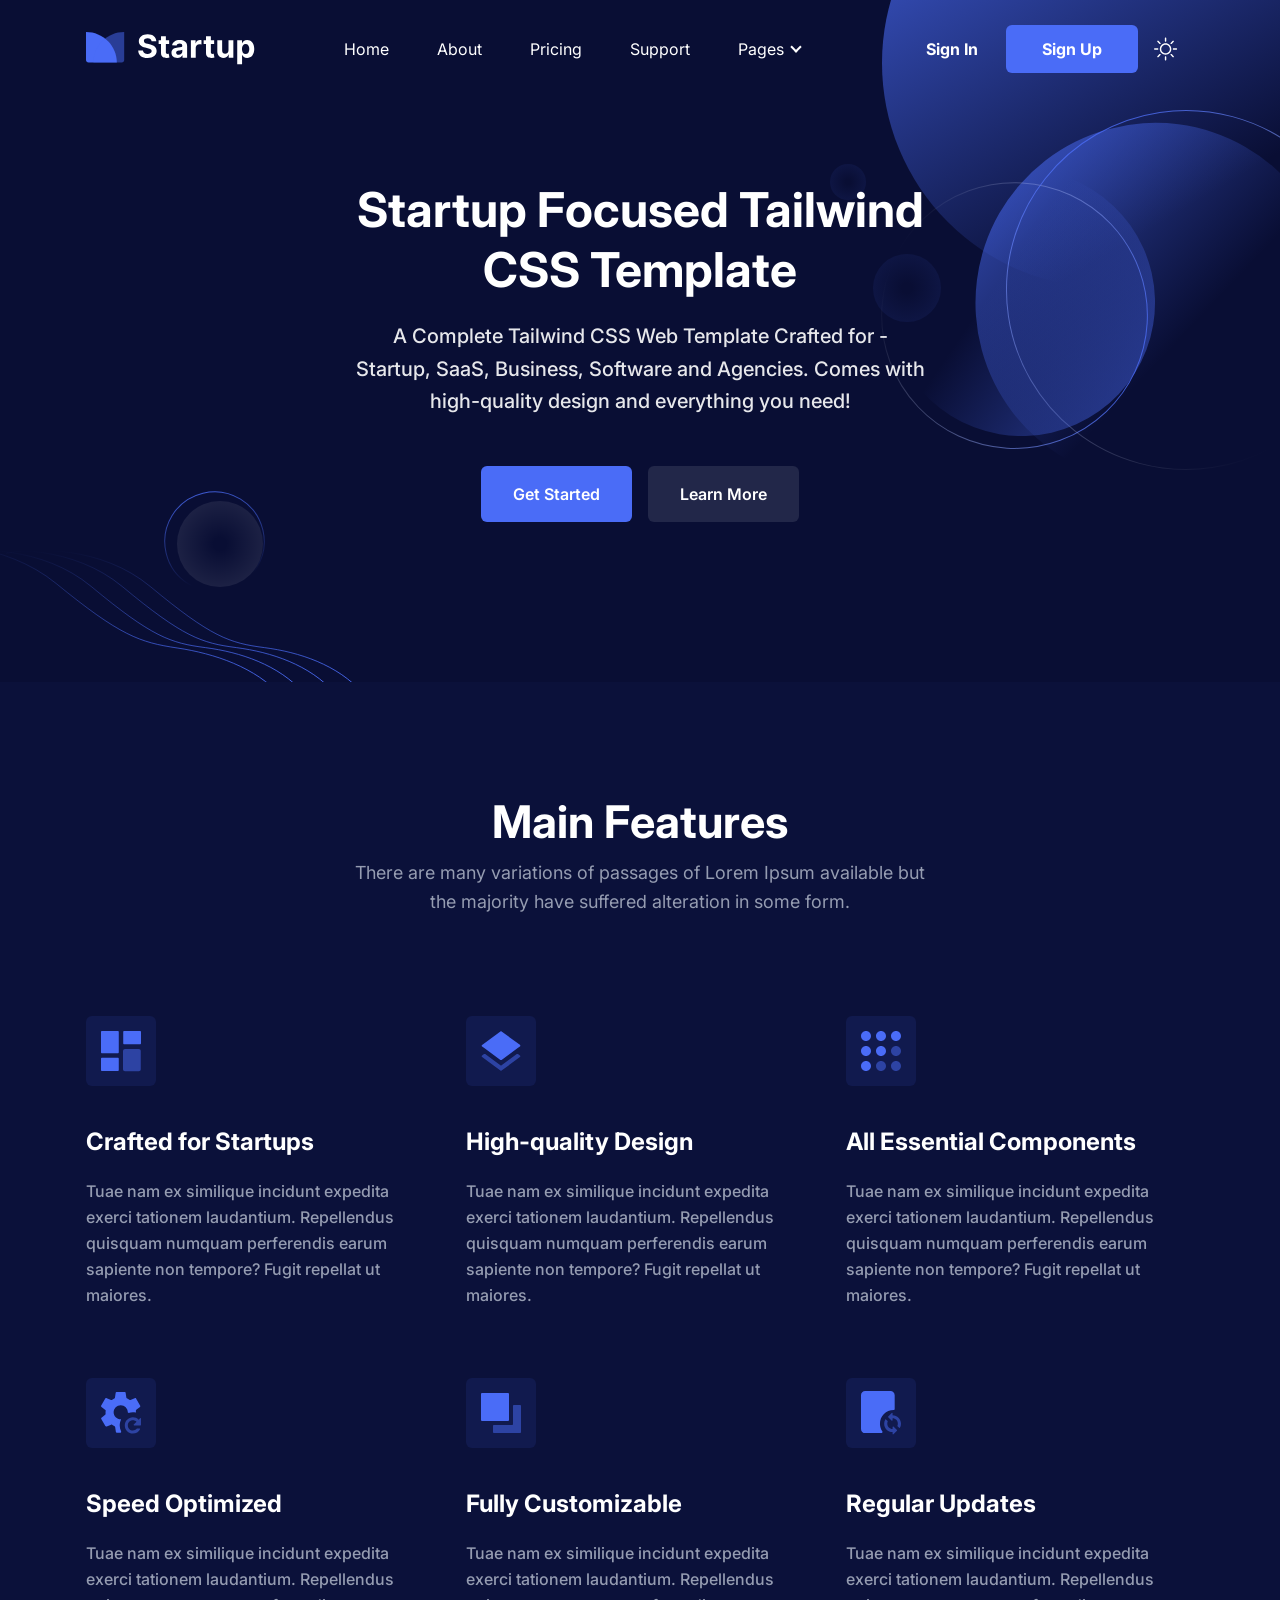
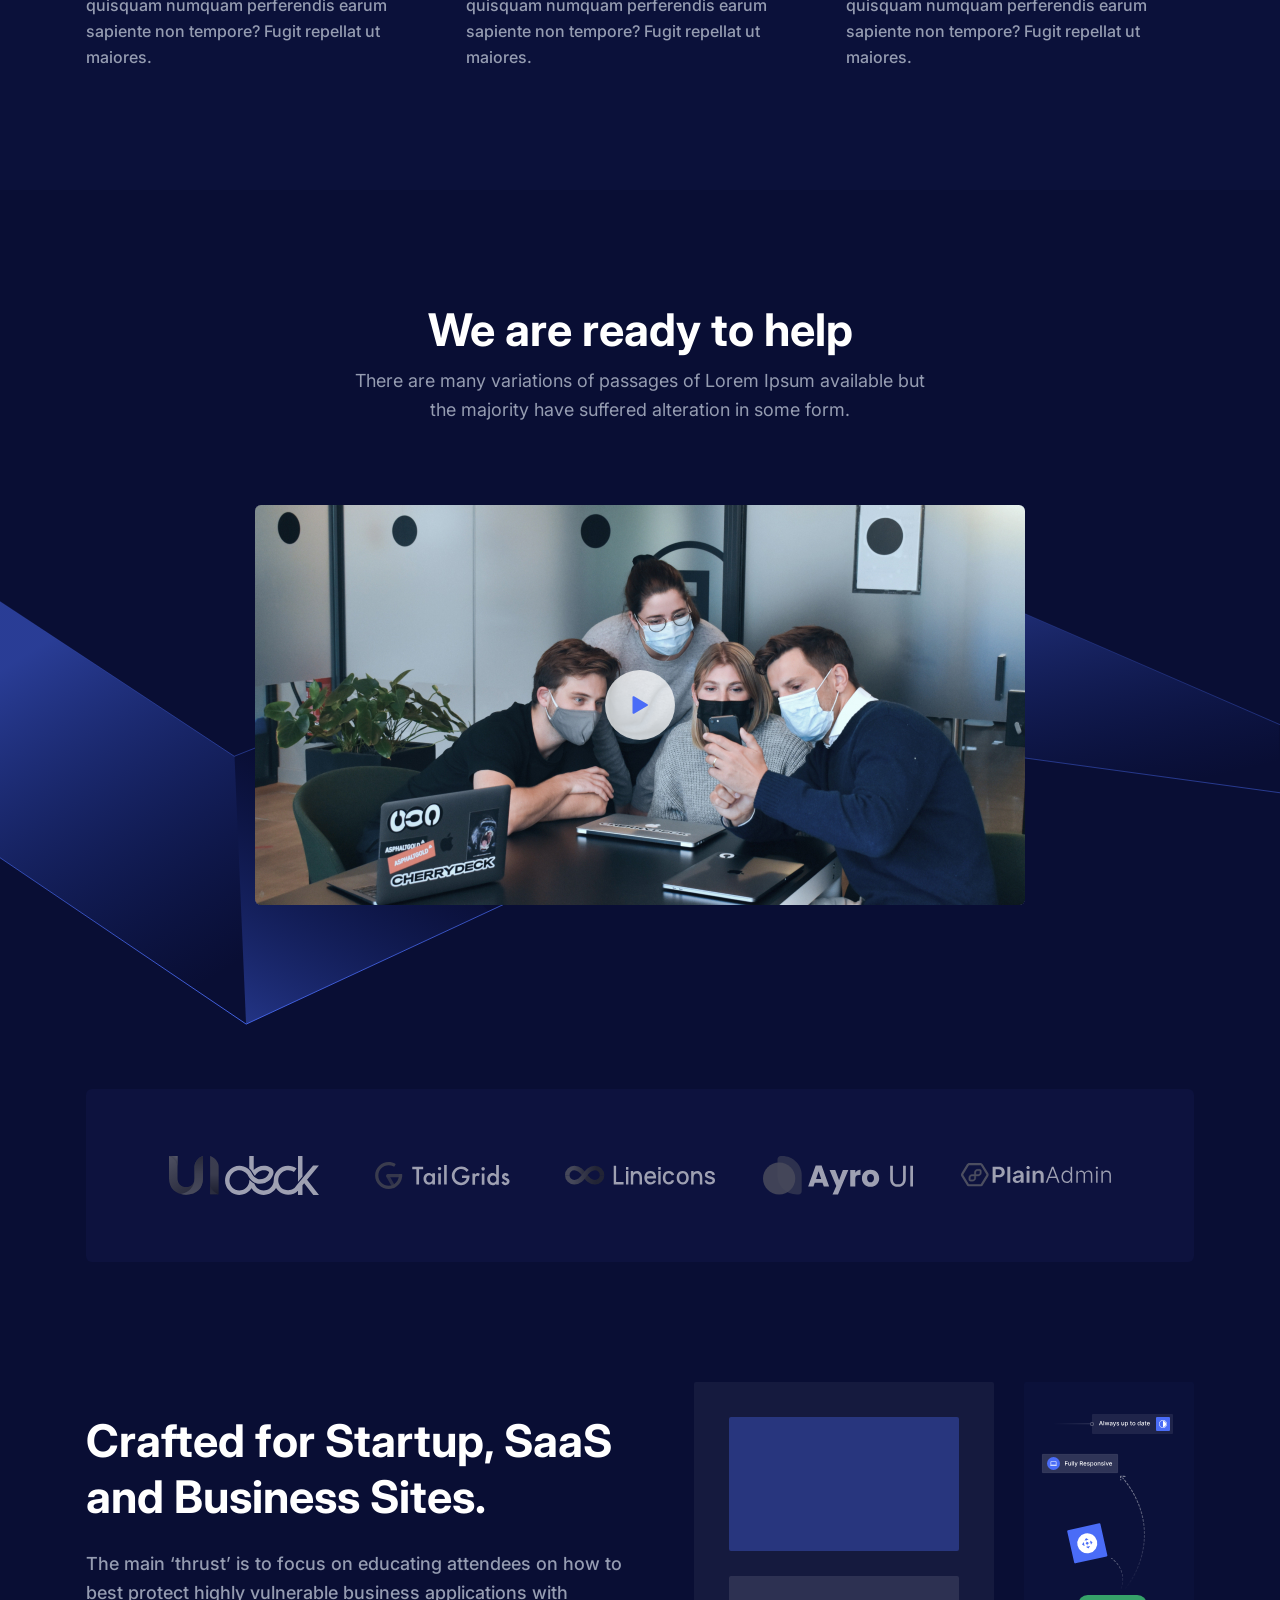
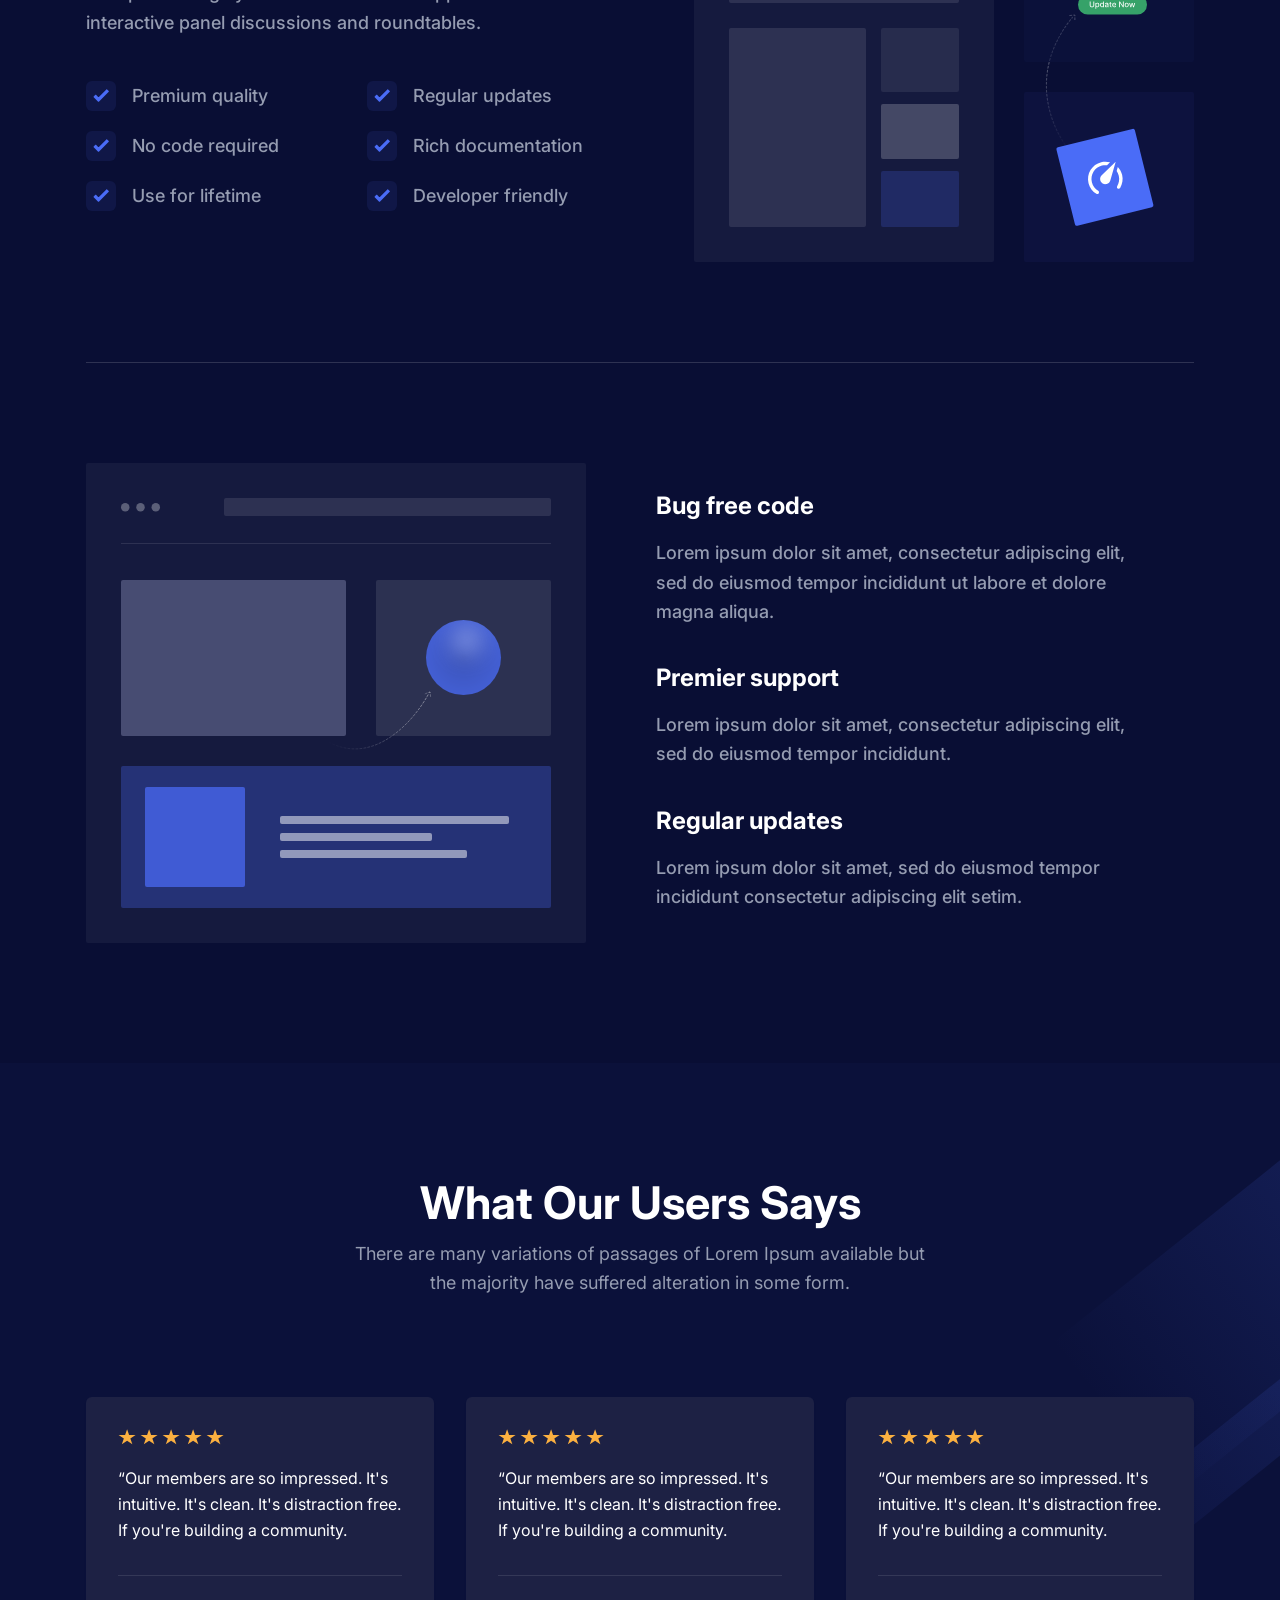
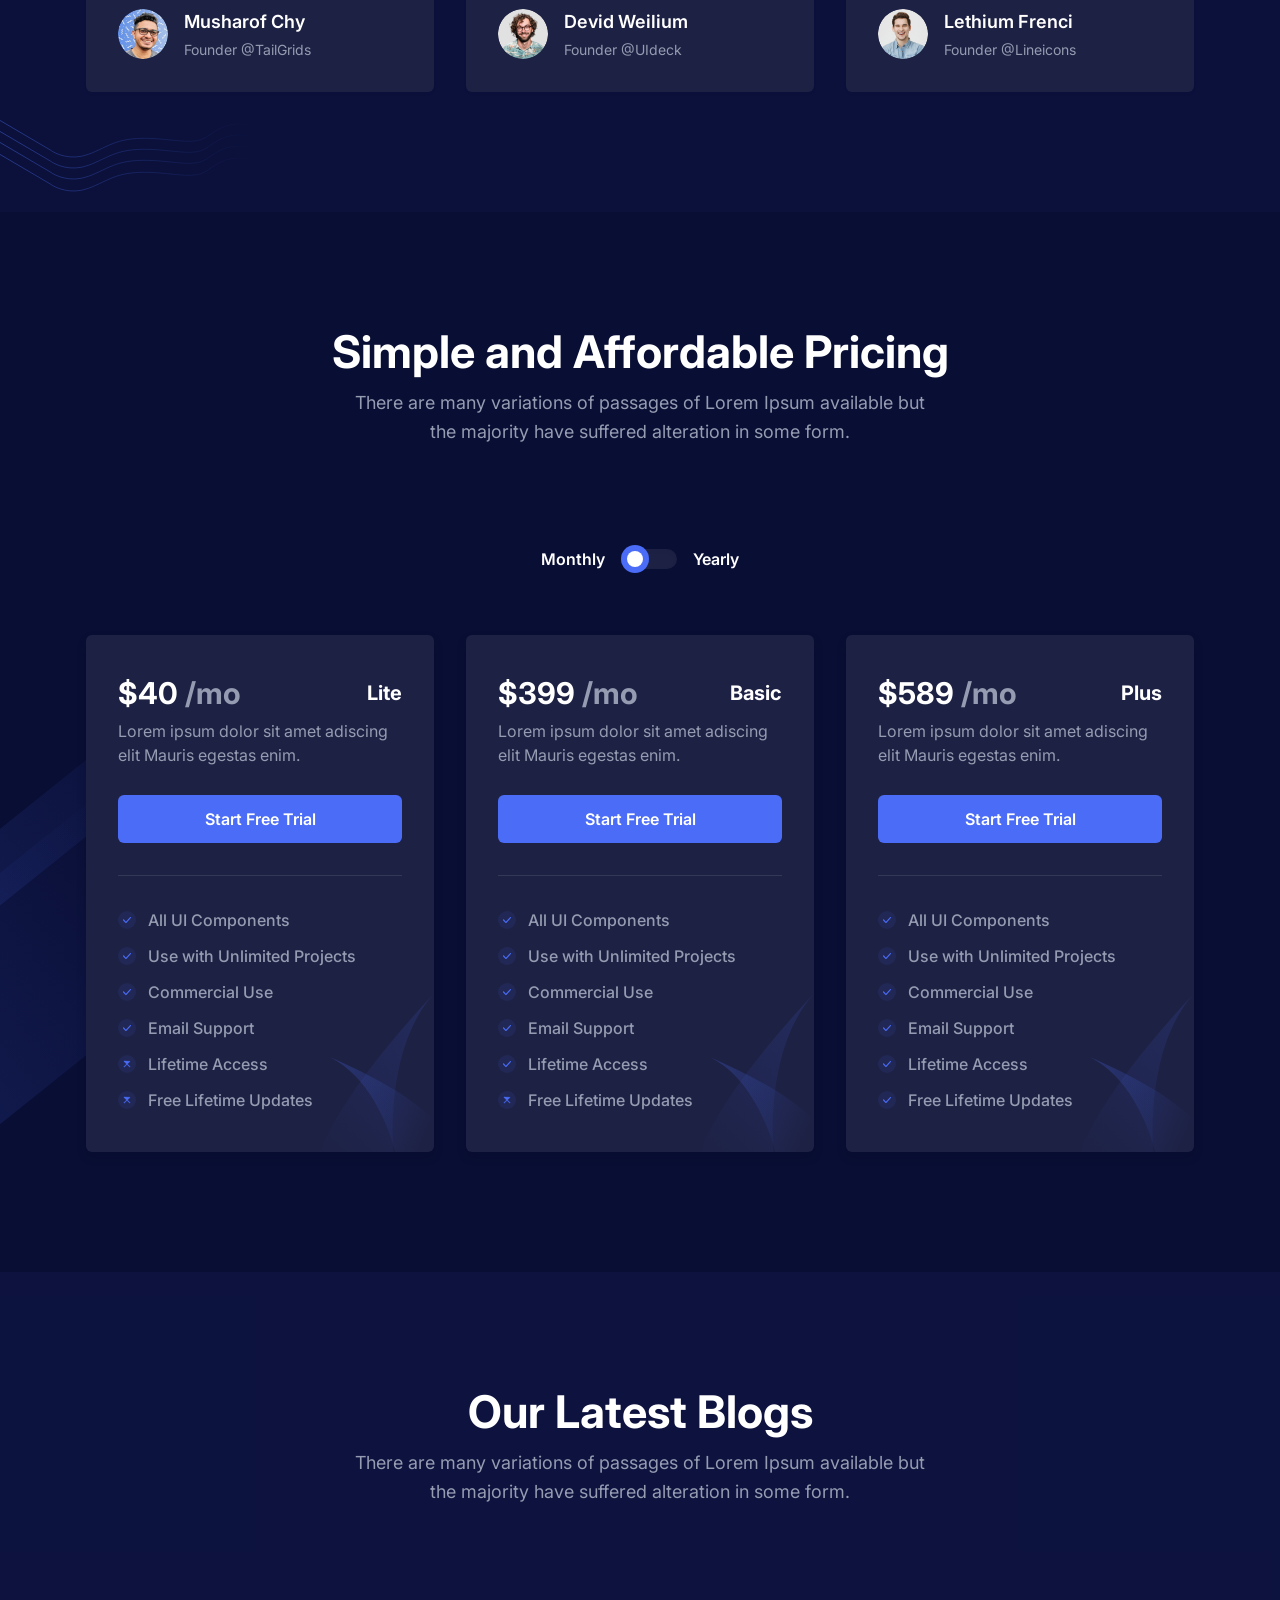
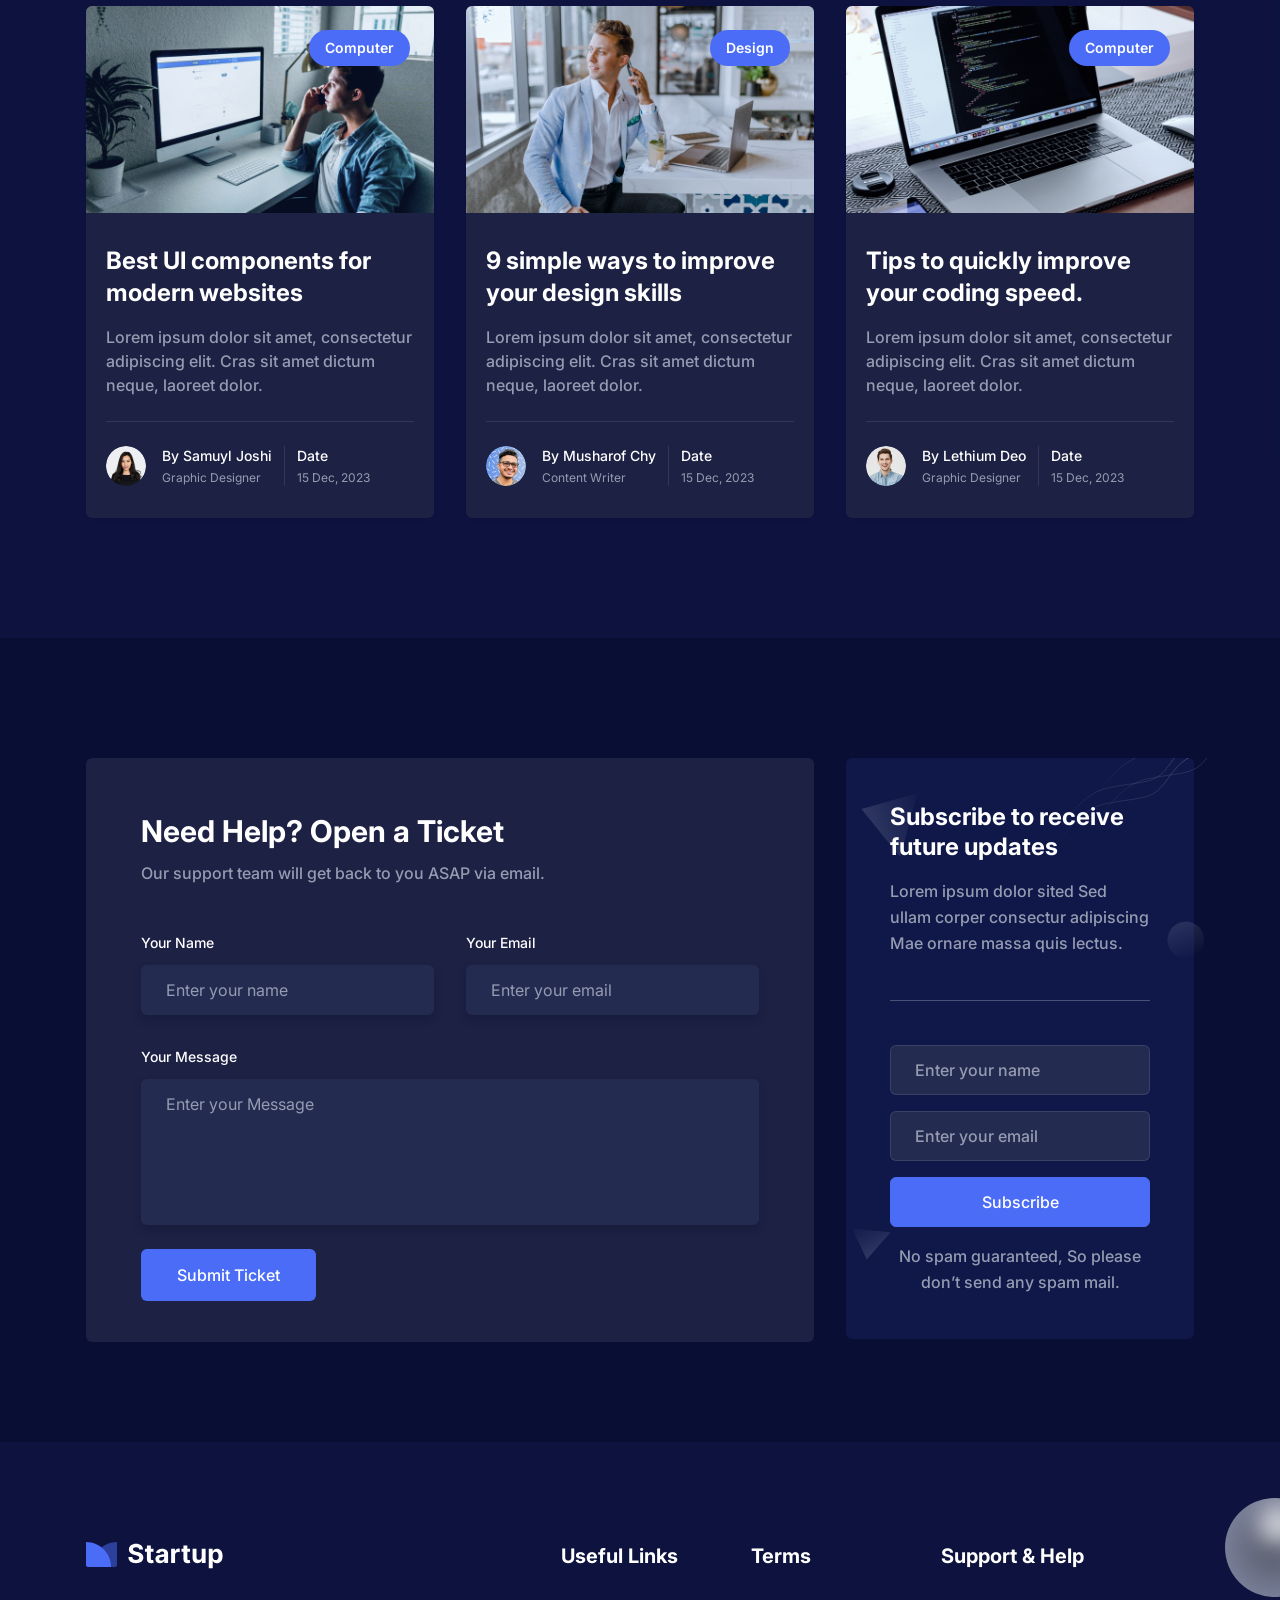
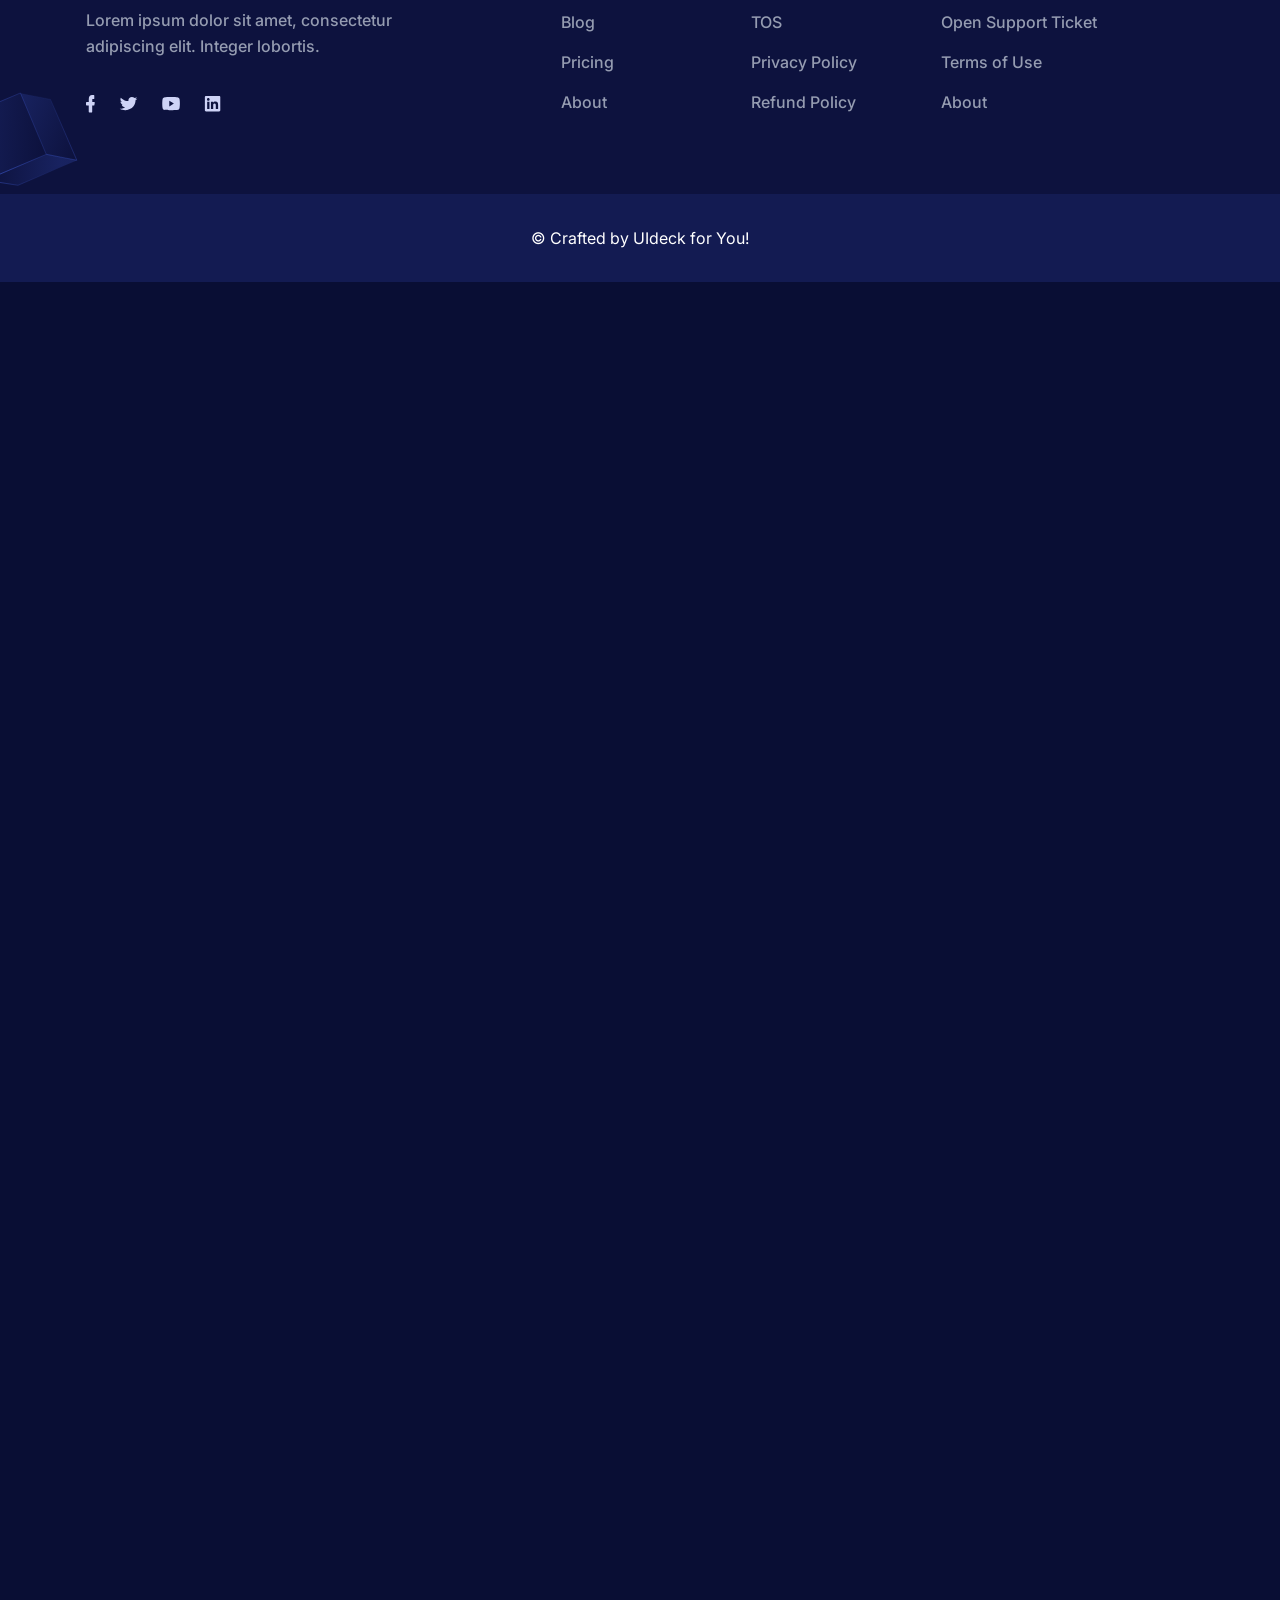
<file: index.html>
<html xmlns="http://www.w3.org/1999/xhtml" lang="en">

<head>
	<meta http-equiv="Content-Type" content="text/html; charset=utf-8" />
	<meta name="description" content="HTTrack is an easy-to-use website mirror utility. It allows you to download a World Wide website from the Internet to a local directory,building recursively all structures, getting html, images, and other files from the server to your computer. Links are rebuiltrelatively so that you can freely browse to the local site (works with any browser). You can mirror several sites together so that you can jump from one toanother. You can, also, update an existing mirror site, or resume an interrupted download. The robot is fully configurable, with an integrated help" />
	<meta name="keywords" content="httrack, HTTRACK, HTTrack, winhttrack, WINHTTRACK, WinHTTrack, offline browser, web mirror utility, aspirateur web, surf offline, web capture, www mirror utility, browse offline, local  site builder, website mirroring, aspirateur www, internet grabber, capture de site web, internet tool, hors connexion, unix, dos, windows 95, windows 98, solaris, ibm580, AIX 4.0, HTS, HTGet, web aspirator, web aspirateur, libre, GPL, GNU, free software" />
	<title>Local index - HTTrack Website Copier</title>
  <!-- Mirror and index made by HTTrack Website Copier/3.49-2 [XR&CO'2014] -->
	<style type="text/css">
	<!--

body {
	margin: 0;  padding: 0;  margin-bottom: 15px;  margin-top: 8px;
	background: #77b;
}
body, td {
	font: 14px "Trebuchet MS", Verdana, Arial, Helvetica, sans-serif;
	}

#subTitle {
	background: #000;  color: #fff;  padding: 4px;  font-weight: bold; 
	}

#siteNavigation a, #siteNavigation .current {
	font-weight: bold;  color: #448;
	}
#siteNavigation a:link    { text-decoration: none; }
#siteNavigation a:visited { text-decoration: none; }

#siteNavigation .current { background-color: #ccd; }

#siteNavigation a:hover   { text-decoration: none;  background-color: #fff;  color: #000; }
#siteNavigation a:active  { text-decoration: none;  background-color: #ccc; }


a:link    { text-decoration: underline;  color: #00f; }
a:visited { text-decoration: underline;  color: #000; }
a:hover   { text-decoration: underline;  color: #c00; }
a:active  { text-decoration: underline; }

#pageContent {
	clear: both;
	border-bottom: 6px solid #000;
	padding: 10px;  padding-top: 20px;
	line-height: 1.65em;
	background-image: url(backblue.gif);
	background-repeat: no-repeat;
	background-position: top right;
	}

#pageContent, #siteNavigation {
	background-color: #ccd;
	}


.imgLeft  { float: left;   margin-right: 10px;  margin-bottom: 10px; }
.imgRight { float: right;  margin-left: 10px;   margin-bottom: 10px; }

hr { height: 1px;  color: #000;  background-color: #000;  margin-bottom: 15px; }

h1 { margin: 0;  font-weight: bold;  font-size: 2em; }
h2 { margin: 0;  font-weight: bold;  font-size: 1.6em; }
h3 { margin: 0;  font-weight: bold;  font-size: 1.3em; }
h4 { margin: 0;  font-weight: bold;  font-size: 1.18em; }

.blak { background-color: #000; }
.hide { display: none; }
.tableWidth { min-width: 400px; }

.tblRegular       { border-collapse: collapse; }
.tblRegular td    { padding: 6px;  background-image: url(fade.gif);  border: 2px solid #99c; }
.tblHeaderColor, .tblHeaderColor td { background: #99c; }
.tblNoBorder td   { border: 0; }


// -->
</style>

</head>

<table width="76%" border="0" align="center" cellspacing="0" cellpadding="3" class="tableWidth">
	<tr>
	<td id="subTitle">HTTrack Website Copier - Open Source offline browser</td>
	</tr>
</table>
<table width="76%" border="0" align="center" cellspacing="0" cellpadding="0" class="tableWidth">
<tr class="blak">
<td>
	<table width="100%" border="0" align="center" cellspacing="1" cellpadding="0">
	<tr>
	<td colspan="6"> 
		<table width="100%" border="0" align="center" cellspacing="0" cellpadding="10">
		<tr> 
		<td id="pageContent"> 
<!-- ==================== End prologue ==================== -->

	<meta name="generator" content="HTTrack Website Copier/3.x">
	<TITLE>Local index - HTTrack</TITLE>
</HEAD>
<BODY>
<H1 ALIGN=Center>Index of locally available sites:</H1>
	<TABLE BORDER="0" WIDTH="100%" CELLSPACING="1" CELLPADDING="0">
		<TR>
			<TD BACKGROUND="fade.gif">
				&middot;
					<A HREF="startup-tailwind.preview.uideck.com/index.html">
						Startup Tailwind CSS Template
					</A>		
			</TD>
		</TR>
	</TABLE>
	<BR>
	<BR>
	<BR>
  	<H6 ALIGN="RIGHT">
	<I>Mirror and index made by HTTrack Website Copier [XR&amp;CO'2008]</I>
	</H6>
	<!-- Mirror and index made by HTTrack Website Copier/3.49-2 [XR&CO'2014] -->
	<!-- Thanks for using HTTrack Website Copier! -->
	<meta HTTP-EQUIV="Refresh" CONTENT="0; URL=startup-tailwind.preview.uideck.com/index.html">


<!-- ==================== Start epilogue ==================== -->
		</td>
		</tr>
		</table>
	</td>
	</tr>
	</table>
</td>
</tr>
</table>

<table width="76%" border="0" align="center" valign="bottom" cellspacing="0" cellpadding="0">
	<tr>
	<td id="footer"><small>&copy; 2008 Xavier Roche & other contributors - Web Design: Leto Kauler.</small></td>
	</tr>
</table>

</body>

</html>
</file>
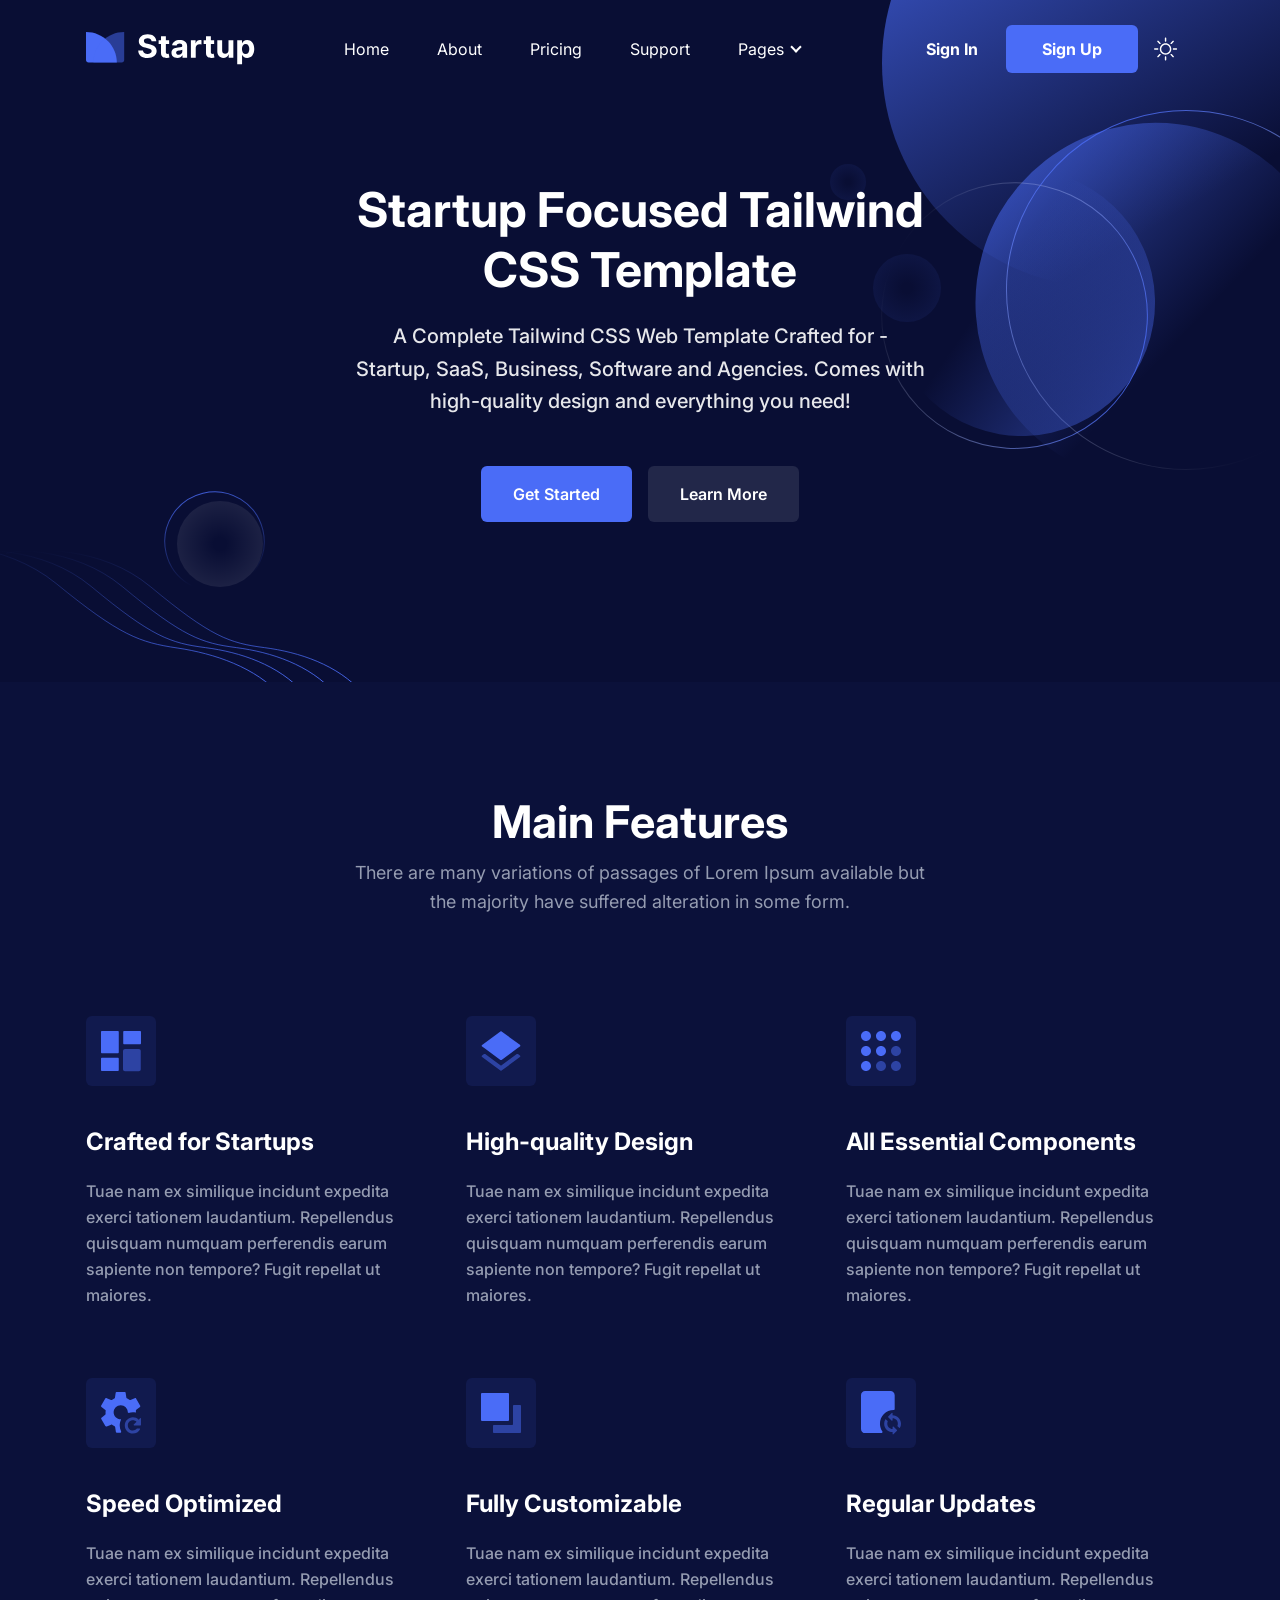
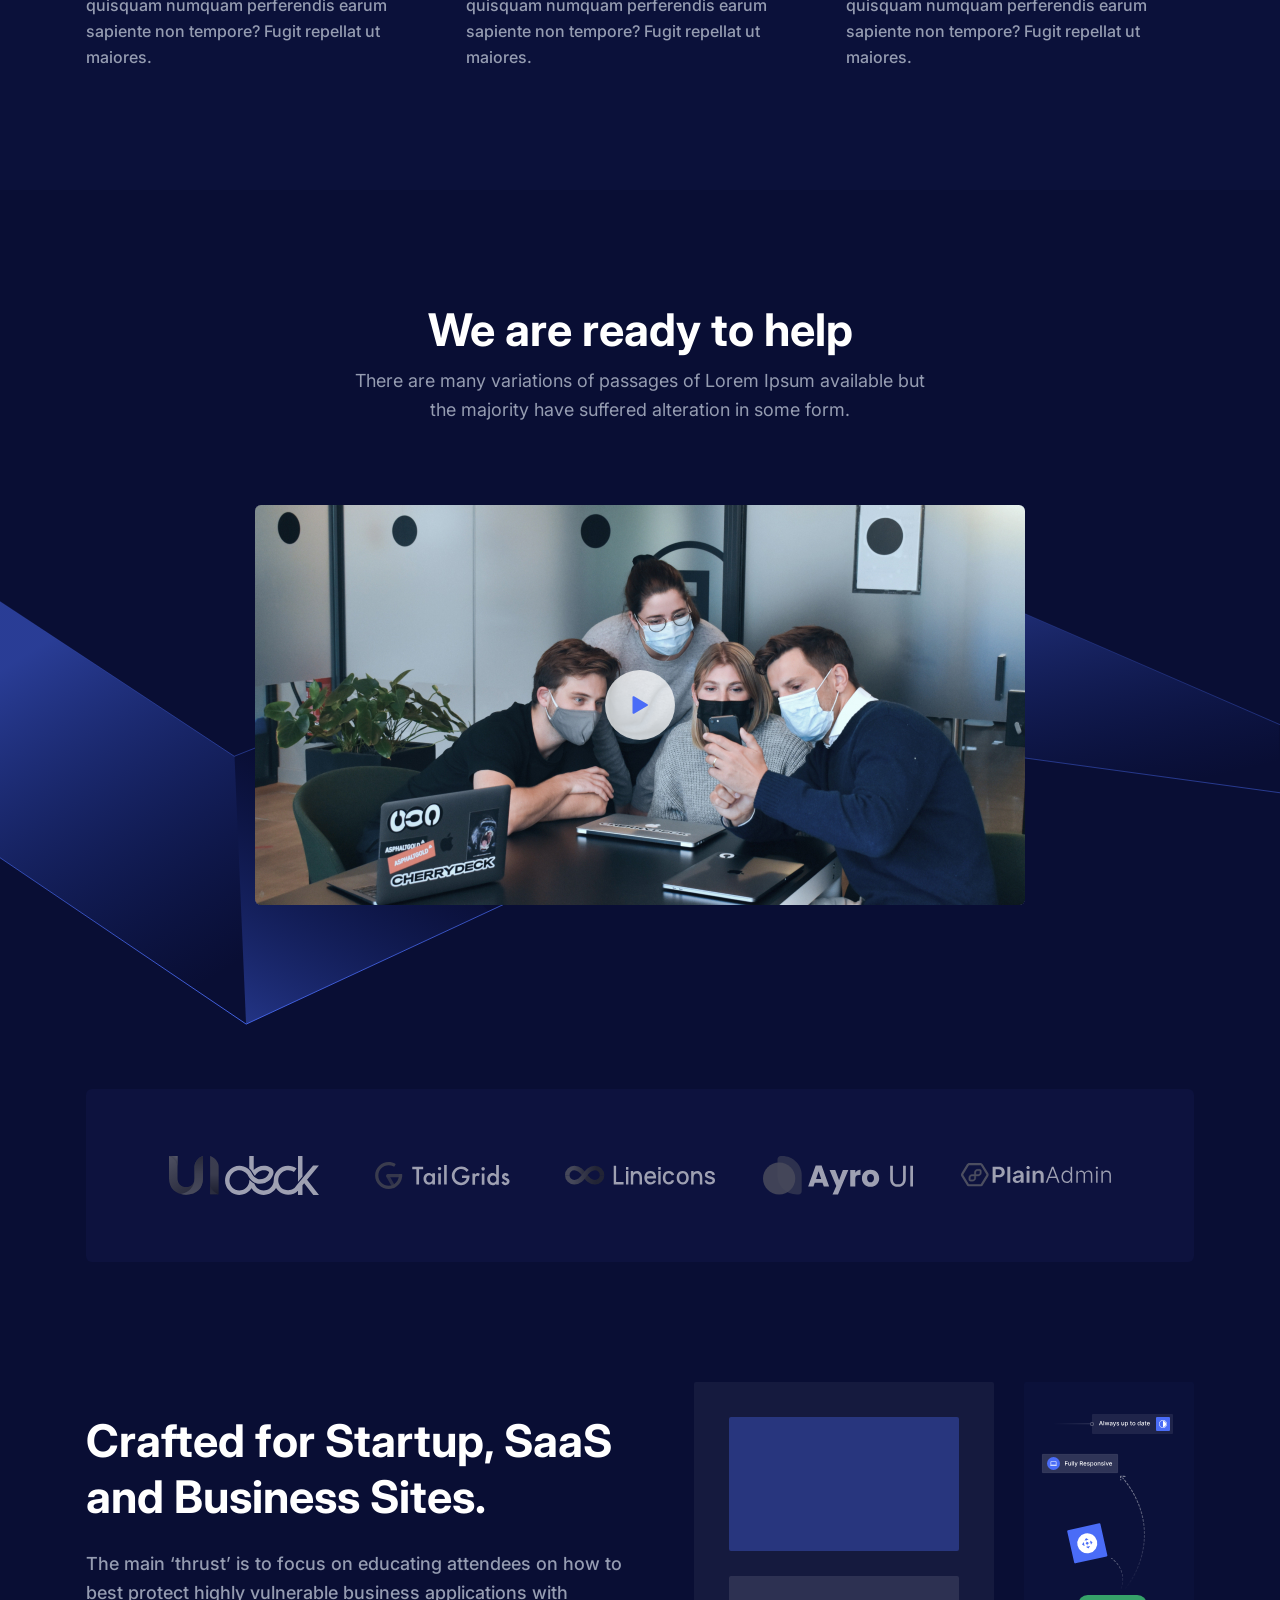
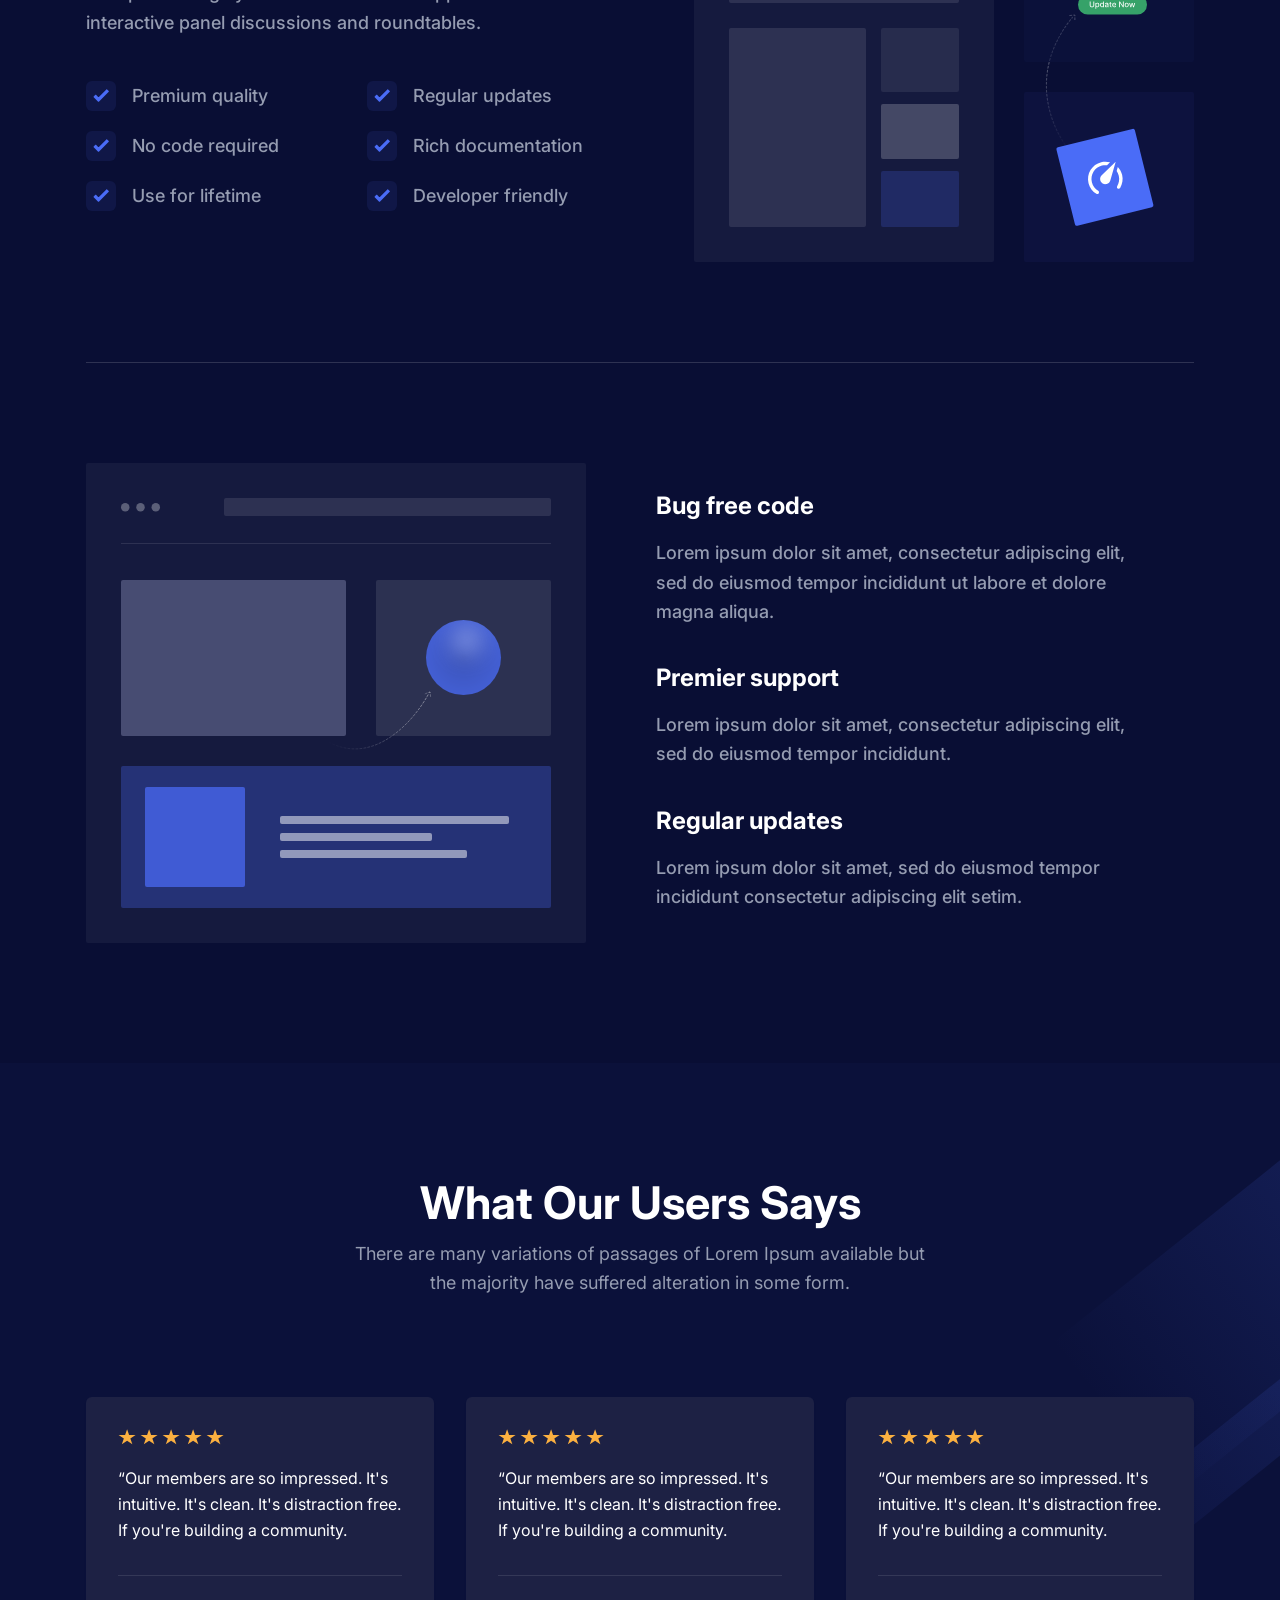
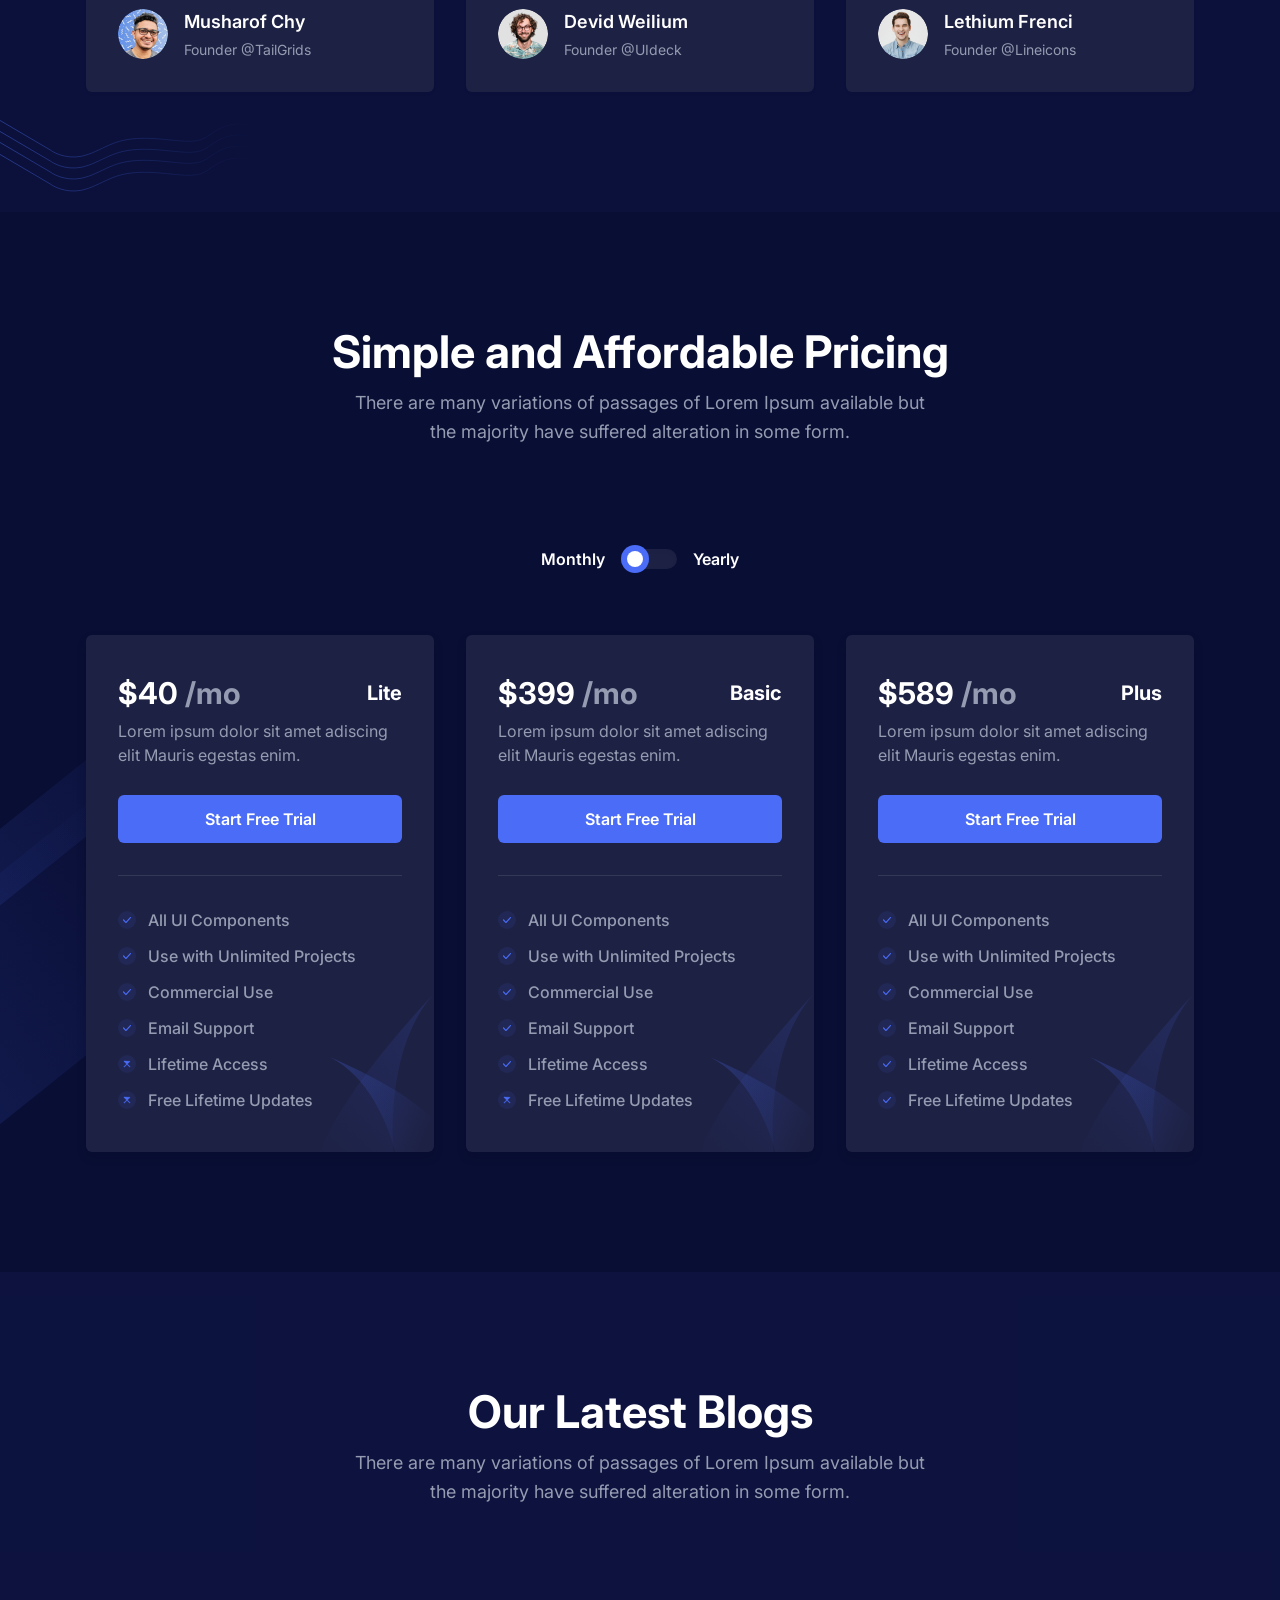
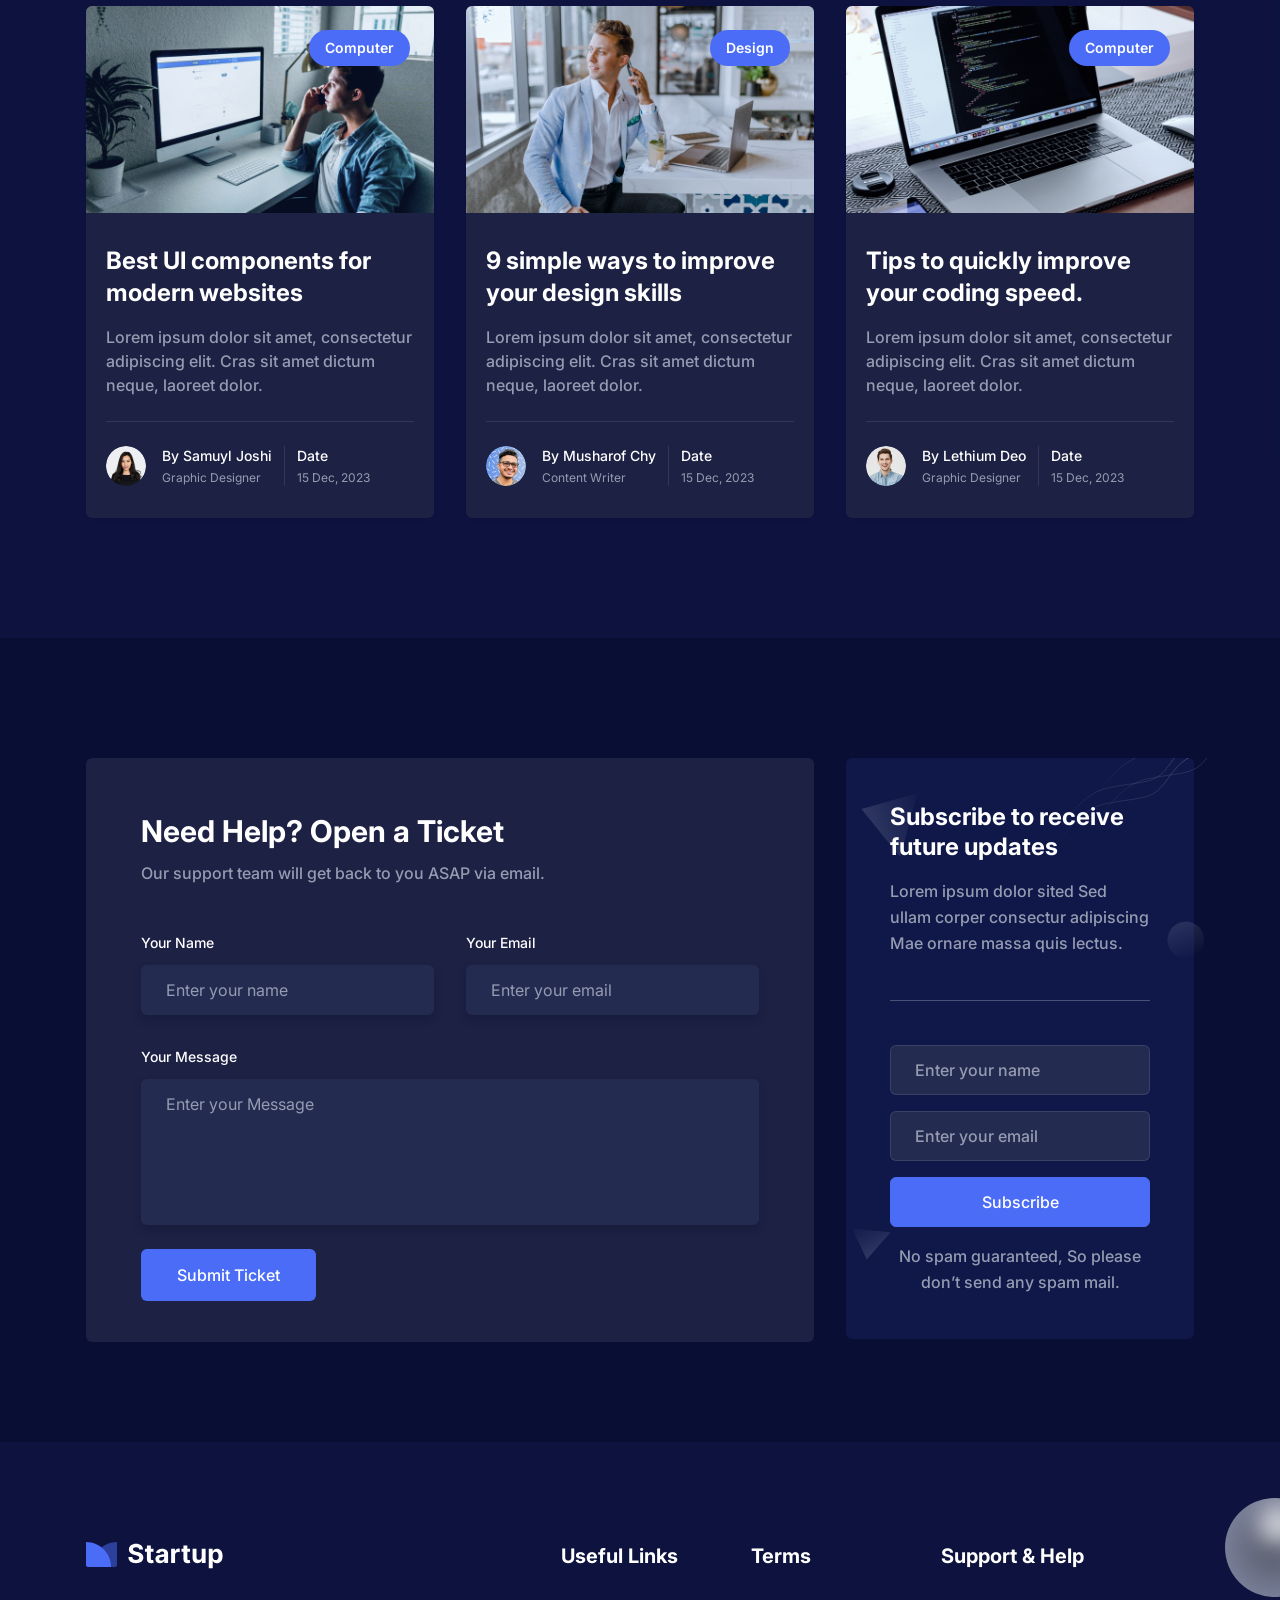
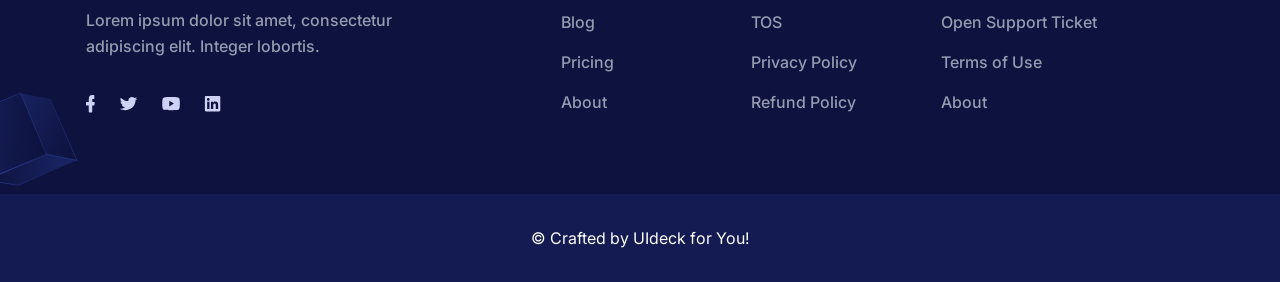
<file: startup-tailwind.preview.uideck.com/index.html>
<!DOCTYPE html>
<html lang="en" class="dark">


<!-- Mirrored from startup-tailwind.preview.uideck.com/ by HTTrack Website Copier/3.x [XR&CO'2014], Tue, 02 Jun 2026 09:11:12 GMT -->
<!-- Added by HTTrack --><meta http-equiv="content-type" content="text/html;charset=utf-8" /><!-- /Added by HTTrack -->
<head>
  <meta charset="UTF-8" />
  <meta http-equiv="X-UA-Compatible" content="IE=edge" />
  <meta name="viewport" content="width=device-width, initial-scale=1.0" />
  <title>Startup Tailwind CSS Template</title>
  <meta name="title" content="Startup Tailwind | Startup Web Template for Tailwind CSS" />
  <meta name="description"
    content="Startup Tailwind is a complete Tailwind CSS template crafted specially for SaaS, Software Mobile App and Web App Sites. Comes with all essential components and pages you need to kickstart your SaaS websites." />

  <!-- Open Graph / Facebook -->
  <meta property="og:type" content="website" />
  <meta property="og:url" content="index.html" />
  <meta property="og:title" content="Startup Tailwind | SaaS Web Template for Tailwind CSS" />
  <meta property="og:description"
    content="Startup Tailwind is a complete Tailwind CSS template crafted specially for SaaS, Software Mobile App and Web App Sites. Comes with all essential components and pages you need to kickstart your SaaS websites." />
  <meta property="og:image" content="#" />

  <!-- Twitter -->
  <meta property="twitter:card" content="summary_large_image" />
  <meta property="twitter:url" content="https://saas-tailwind.preview.uideck.com/" />
  <meta property="twitter:title" content="Startup Tailwind | SaaS Web Template for Tailwind CSS" />
  <meta property="twitter:description"
    content="Startup Tailwind is a complete Tailwind CSS template crafted specially for SaaS, Software Mobile App and Web App Sites. Comes with all essential components and pages you need to kickstart your SaaS websites." />
  <meta property="twitter:image" content="#" />
<link rel="icon" href="favicon.ico"><link href="style.css" rel="stylesheet"></head>

<body class="dark:bg-black">
  <!-- ====== Navbar Section Start -->
  <header class="header bg-transparent absolute top-0 left-0 z-40 w-full flex items-center">
    <div class="container">
      <div class="flex mx-[-16px] items-center justify-between relative">
        <div class="px-4 w-60 max-w-full">
          <a href="index.html" class="w-full block py-8 header-logo">
            <img src="images/logo-2.svg" alt="logo" class="w-full dark:hidden" />
            <img src="images/logo.svg" alt="logo" class="w-full hidden dark:block" />
          </a>
        </div>
        <div class="flex px-4 justify-between items-center w-full">
          <div>
            <button id="navbarToggler" aria-label="Mobile Menu"
              class="block absolute right-4 top-1/2 translate-y-[-50%] lg:hidden focus:ring-2 ring-primary px-3 py-[6px] rounded-lg">
              <span class="relative w-[30px] h-[2px] my-[6px] block bg-dark dark:bg-white"></span>
              <span class="relative w-[30px] h-[2px] my-[6px] block bg-dark dark:bg-white"></span>
              <span class="relative w-[30px] h-[2px] my-[6px] block bg-dark dark:bg-white"></span>
            </button>
            <nav id="navbarCollapse"
              class="absolute py-5 lg:py-0 lg:px-4 xl:px-6 bg-white dark:bg-dark lg:dark:bg-transparent lg:bg-transparent shadow-lg rounded-lg max-w-[250px] w-full lg:max-w-full lg:w-full right-4 top-full hidden lg:block lg:static lg:shadow-none">
              <ul class="block lg:flex">
                <li class="relative group">
                  <a href="#home"
                    class="menu-scroll text-base text-dark dark:text-white group-hover:opacity-70 py-2 lg:py-6 lg:inline-flex lg:px-0 flex mx-8 lg:mr-0">
                    Home
                  </a>
                </li>
                <li class="relative group">
                  <a href="#about"
                    class="menu-scroll text-base text-dark dark:text-white group-hover:opacity-70 py-2 lg:py-6 lg:inline-flex lg:px-0 flex mx-8 lg:mr-0 lg:ml-8 xl:ml-12">
                    About
                  </a>
                </li>
                <li class="relative group">
                  <a href="#pricing"
                    class="menu-scroll text-base text-dark dark:text-white group-hover:opacity-70 py-2 lg:py-6 lg:inline-flex lg:px-0 flex mx-8 lg:mr-0 lg:ml-8 xl:ml-12">
                    Pricing
                  </a>
                </li>
                <li class="relative group">
                  <a href="#contact"
                    class="menu-scroll text-base text-dark dark:text-white group-hover:opacity-70 py-2 lg:py-6 lg:inline-flex lg:px-0 flex mx-8 lg:mr-0 lg:ml-8 xl:ml-12">
                    Support
                  </a>
                </li>
                <li class="relative group submenu-item">
                  <a href="javascript:void(0)"
                    class="text-base text-dark dark:text-white group-hover:opacity-70 py-2 lg:py-6 lg:inline-flex lg:pl-0 lg:pr-4 flex mx-8 lg:mr-0 lg:ml-8 xl:ml-12 relative after:absolute after:w-2 after:h-2 after:border-b-2 after:border-r-2 after:border-current after:rotate-45 lg:after:right-0 after:right-1 after:top-1/2 after:translate-y-[-50%] after:mt-[-2px]">
                    Pages
                  </a>
                  <div
                    class="submenu hidden relative lg:absolute w-[250px] top-full lg:top-[110%] left-0 rounded-md lg:shadow-lg p-4 lg:block lg:opacity-0 lg:invisible group-hover:opacity-100 lg:group-hover:visible lg:group-hover:top-full bg-white dark:bg-dark transition-[top] duration-300">
                    <a href="about.html"
                      class="block text-sm rounded py-[10px] px-4 text-dark dark:text-white hover:opacity-70"> About
                      Page </a>

                    <a href="contact.html"
                      class="block text-sm rounded py-[10px] px-4 text-dark dark:text-white hover:opacity-70"> Contact
                      Page </a>
                    <a href="blog-grids.html"
                      class="block text-sm rounded py-[10px] px-4 text-dark dark:text-white hover:opacity-70"> Blog Grid
                      Page </a>
                    <a href="blog-sidebar.html"
                      class="block text-sm rounded py-[10px] px-4 text-dark dark:text-white hover:opacity-70"> Blog
                      Sidebar Page </a>
                    <a href="blog-details.html"
                      class="block text-sm rounded py-[10px] px-4 text-dark dark:text-white hover:opacity-70"> Blog
                      Details Page </a>
                    <a href="signin.html"
                      class="block text-sm rounded py-[10px] px-4 text-dark dark:text-white hover:opacity-70"> Sign In
                      Page </a>
                    <a href="signup.html"
                      class="block text-sm rounded py-[10px] px-4 text-dark dark:text-white hover:opacity-70"> Sign Up
                      Page </a>
                    <a href="404.html"
                      class="block text-sm rounded py-[10px] px-4 text-dark dark:text-white hover:opacity-70"> 404 Page
                    </a>
                  </div>
                </li>
              </ul>
            </nav>
          </div>
          <div class="flex justify-end items-center pr-16 lg:pr-0">
            <a href="signin.html"
              class="hidden md:block text-base font-bold text-dark dark:text-white hover:opacity-70 py-3 px-7"> Sign In
            </a>
            <a href="signup.html"
              class="hidden md:block text-base font-bold text-white bg-primary py-3 px-8 md:px-9 lg:px-6 xl:px-9 hover:shadow-signUp hover:bg-opacity-90 rounded-md transition ease-in-up duration-300">
              Sign Up
            </a>
            <div>
              <label for="darkToggler"
                class="cursor-pointer w-9 h-9 md:w-14 md:h-14 rounded-full flex items-center justify-center bg-gray-2 dark:bg-dark-bg text-black dark:text-white">
                <input type="checkbox" name="darkToggler" id="darkToggler" class="sr-only" aria-label="darkToggler" />
                <svg viewBox="0 0 23 23" class="stroke-current dark:hidden w-5 h-5 md:w-6 md:h-6" fill="none">
                  <path
                    d="M9.55078 1.5C5.80078 1.5 1.30078 5.25 1.30078 11.25C1.30078 17.25 5.80078 21.75 11.8008 21.75C17.8008 21.75 21.5508 17.25 21.5508 13.5C13.3008 18.75 4.30078 9.75 9.55078 1.5Z"
                    stroke-width="2" stroke-linecap="round" stroke-linejoin="round" />
                </svg>
                <svg viewBox="0 0 25 24" fill="none" xmlns="http://www.w3.org/2000/svg"
                  class="hidden dark:block w-5 h-5 md:w-6 md:h-6">
                  <mask id="path-1-inside-1_977:1934" fill="white">
                    <path
                      d="M12.0508 16.5C10.8573 16.5 9.71271 16.0259 8.8688 15.182C8.02489 14.3381 7.55078 13.1935 7.55078 12C7.55078 10.8065 8.02489 9.66193 8.8688 8.81802C9.71271 7.97411 10.8573 7.5 12.0508 7.5C13.2443 7.5 14.3888 7.97411 15.2328 8.81802C16.0767 9.66193 16.5508 10.8065 16.5508 12C16.5508 13.1935 16.0767 14.3381 15.2328 15.182C14.3888 16.0259 13.2443 16.5 12.0508 16.5ZM12.0508 18C13.6421 18 15.1682 17.3679 16.2934 16.2426C17.4186 15.1174 18.0508 13.5913 18.0508 12C18.0508 10.4087 17.4186 8.88258 16.2934 7.75736C15.1682 6.63214 13.6421 6 12.0508 6C10.4595 6 8.93336 6.63214 7.80814 7.75736C6.68292 8.88258 6.05078 10.4087 6.05078 12C6.05078 13.5913 6.68292 15.1174 7.80814 16.2426C8.93336 17.3679 10.4595 18 12.0508 18ZM12.0508 0C12.2497 0 12.4405 0.0790176 12.5811 0.21967C12.7218 0.360322 12.8008 0.551088 12.8008 0.75V3.75C12.8008 3.94891 12.7218 4.13968 12.5811 4.28033C12.4405 4.42098 12.2497 4.5 12.0508 4.5C11.8519 4.5 11.6611 4.42098 11.5205 4.28033C11.3798 4.13968 11.3008 3.94891 11.3008 3.75V0.75C11.3008 0.551088 11.3798 0.360322 11.5205 0.21967C11.6611 0.0790176 11.8519 0 12.0508 0V0ZM12.0508 19.5C12.2497 19.5 12.4405 19.579 12.5811 19.7197C12.7218 19.8603 12.8008 20.0511 12.8008 20.25V23.25C12.8008 23.4489 12.7218 23.6397 12.5811 23.7803C12.4405 23.921 12.2497 24 12.0508 24C11.8519 24 11.6611 23.921 11.5205 23.7803C11.3798 23.6397 11.3008 23.4489 11.3008 23.25V20.25C11.3008 20.0511 11.3798 19.8603 11.5205 19.7197C11.6611 19.579 11.8519 19.5 12.0508 19.5ZM24.0508 12C24.0508 12.1989 23.9718 12.3897 23.8311 12.5303C23.6905 12.671 23.4997 12.75 23.3008 12.75H20.3008C20.1019 12.75 19.9111 12.671 19.7705 12.5303C19.6298 12.3897 19.5508 12.1989 19.5508 12C19.5508 11.8011 19.6298 11.6103 19.7705 11.4697C19.9111 11.329 20.1019 11.25 20.3008 11.25H23.3008C23.4997 11.25 23.6905 11.329 23.8311 11.4697C23.9718 11.6103 24.0508 11.8011 24.0508 12ZM4.55078 12C4.55078 12.1989 4.47176 12.3897 4.33111 12.5303C4.19046 12.671 3.99969 12.75 3.80078 12.75H0.800781C0.601869 12.75 0.411103 12.671 0.270451 12.5303C0.129799 12.3897 0.0507813 12.1989 0.0507812 12C0.0507813 11.8011 0.129799 11.6103 0.270451 11.4697C0.411103 11.329 0.601869 11.25 0.800781 11.25H3.80078C3.99969 11.25 4.19046 11.329 4.33111 11.4697C4.47176 11.6103 4.55078 11.8011 4.55078 12ZM20.5363 3.5145C20.6769 3.65515 20.7559 3.84588 20.7559 4.04475C20.7559 4.24362 20.6769 4.43435 20.5363 4.575L18.4153 6.6975C18.3455 6.76713 18.2628 6.82235 18.1717 6.86C18.0806 6.89765 17.983 6.91699 17.8845 6.91692C17.6855 6.91678 17.4947 6.83758 17.354 6.69675C17.2844 6.62702 17.2292 6.54425 17.1915 6.45318C17.1539 6.36211 17.1345 6.26452 17.1346 6.16597C17.1348 5.96695 17.214 5.77613 17.3548 5.6355L19.4758 3.5145C19.6164 3.3739 19.8072 3.29491 20.006 3.29491C20.2049 3.29491 20.3956 3.3739 20.5363 3.5145ZM6.74678 17.304C6.88738 17.4446 6.96637 17.6354 6.96637 17.8342C6.96637 18.0331 6.88738 18.2239 6.74678 18.3645L4.62578 20.4855C4.48433 20.6221 4.29488 20.6977 4.09823 20.696C3.90158 20.6943 3.71347 20.6154 3.57442 20.4764C3.43536 20.3373 3.35648 20.1492 3.35478 19.9526C3.35307 19.7559 3.42866 19.5665 3.56528 19.425L5.68628 17.304C5.82693 17.1634 6.01766 17.0844 6.21653 17.0844C6.4154 17.0844 6.60614 17.1634 6.74678 17.304ZM20.5363 20.4855C20.3956 20.6261 20.2049 20.7051 20.006 20.7051C19.8072 20.7051 19.6164 20.6261 19.4758 20.4855L17.3548 18.3645C17.2182 18.223 17.1426 18.0336 17.1443 17.8369C17.146 17.6403 17.2249 17.4522 17.3639 17.3131C17.503 17.1741 17.6911 17.0952 17.8877 17.0935C18.0844 17.0918 18.2738 17.1674 18.4153 17.304L20.5363 19.425C20.6769 19.5656 20.7559 19.7564 20.7559 19.9552C20.7559 20.1541 20.6769 20.3449 20.5363 20.4855ZM6.74678 6.6975C6.60614 6.8381 6.4154 6.91709 6.21653 6.91709C6.01766 6.91709 5.82693 6.8381 5.68628 6.6975L3.56528 4.575C3.49365 4.50582 3.43651 4.42306 3.39721 4.33155C3.3579 4.24005 3.33721 4.14164 3.33634 4.04205C3.33548 3.94247 3.35445 3.84371 3.39216 3.75153C3.42988 3.65936 3.48557 3.57562 3.55598 3.5052C3.6264 3.43478 3.71014 3.37909 3.80232 3.34138C3.89449 3.30367 3.99325 3.2847 4.09283 3.28556C4.19242 3.28643 4.29083 3.30712 4.38233 3.34642C4.47384 3.38573 4.5566 3.44287 4.62578 3.5145L6.74678 5.6355C6.81663 5.70517 6.87204 5.78793 6.90985 5.87905C6.94766 5.97017 6.96712 6.06785 6.96712 6.1665C6.96712 6.26515 6.94766 6.36283 6.90985 6.45395C6.87204 6.54507 6.81663 6.62783 6.74678 6.6975Z" />
                  </mask>
                  <path
                    d="M12.0508 16.5C10.8573 16.5 9.71271 16.0259 8.8688 15.182C8.02489 14.3381 7.55078 13.1935 7.55078 12C7.55078 10.8065 8.02489 9.66193 8.8688 8.81802C9.71271 7.97411 10.8573 7.5 12.0508 7.5C13.2443 7.5 14.3888 7.97411 15.2328 8.81802C16.0767 9.66193 16.5508 10.8065 16.5508 12C16.5508 13.1935 16.0767 14.3381 15.2328 15.182C14.3888 16.0259 13.2443 16.5 12.0508 16.5ZM12.0508 18C13.6421 18 15.1682 17.3679 16.2934 16.2426C17.4186 15.1174 18.0508 13.5913 18.0508 12C18.0508 10.4087 17.4186 8.88258 16.2934 7.75736C15.1682 6.63214 13.6421 6 12.0508 6C10.4595 6 8.93336 6.63214 7.80814 7.75736C6.68292 8.88258 6.05078 10.4087 6.05078 12C6.05078 13.5913 6.68292 15.1174 7.80814 16.2426C8.93336 17.3679 10.4595 18 12.0508 18ZM12.0508 0C12.2497 0 12.4405 0.0790176 12.5811 0.21967C12.7218 0.360322 12.8008 0.551088 12.8008 0.75V3.75C12.8008 3.94891 12.7218 4.13968 12.5811 4.28033C12.4405 4.42098 12.2497 4.5 12.0508 4.5C11.8519 4.5 11.6611 4.42098 11.5205 4.28033C11.3798 4.13968 11.3008 3.94891 11.3008 3.75V0.75C11.3008 0.551088 11.3798 0.360322 11.5205 0.21967C11.6611 0.0790176 11.8519 0 12.0508 0V0ZM12.0508 19.5C12.2497 19.5 12.4405 19.579 12.5811 19.7197C12.7218 19.8603 12.8008 20.0511 12.8008 20.25V23.25C12.8008 23.4489 12.7218 23.6397 12.5811 23.7803C12.4405 23.921 12.2497 24 12.0508 24C11.8519 24 11.6611 23.921 11.5205 23.7803C11.3798 23.6397 11.3008 23.4489 11.3008 23.25V20.25C11.3008 20.0511 11.3798 19.8603 11.5205 19.7197C11.6611 19.579 11.8519 19.5 12.0508 19.5ZM24.0508 12C24.0508 12.1989 23.9718 12.3897 23.8311 12.5303C23.6905 12.671 23.4997 12.75 23.3008 12.75H20.3008C20.1019 12.75 19.9111 12.671 19.7705 12.5303C19.6298 12.3897 19.5508 12.1989 19.5508 12C19.5508 11.8011 19.6298 11.6103 19.7705 11.4697C19.9111 11.329 20.1019 11.25 20.3008 11.25H23.3008C23.4997 11.25 23.6905 11.329 23.8311 11.4697C23.9718 11.6103 24.0508 11.8011 24.0508 12ZM4.55078 12C4.55078 12.1989 4.47176 12.3897 4.33111 12.5303C4.19046 12.671 3.99969 12.75 3.80078 12.75H0.800781C0.601869 12.75 0.411103 12.671 0.270451 12.5303C0.129799 12.3897 0.0507813 12.1989 0.0507812 12C0.0507813 11.8011 0.129799 11.6103 0.270451 11.4697C0.411103 11.329 0.601869 11.25 0.800781 11.25H3.80078C3.99969 11.25 4.19046 11.329 4.33111 11.4697C4.47176 11.6103 4.55078 11.8011 4.55078 12ZM20.5363 3.5145C20.6769 3.65515 20.7559 3.84588 20.7559 4.04475C20.7559 4.24362 20.6769 4.43435 20.5363 4.575L18.4153 6.6975C18.3455 6.76713 18.2628 6.82235 18.1717 6.86C18.0806 6.89765 17.983 6.91699 17.8845 6.91692C17.6855 6.91678 17.4947 6.83758 17.354 6.69675C17.2844 6.62702 17.2292 6.54425 17.1915 6.45318C17.1539 6.36211 17.1345 6.26452 17.1346 6.16597C17.1348 5.96695 17.214 5.77613 17.3548 5.6355L19.4758 3.5145C19.6164 3.3739 19.8072 3.29491 20.006 3.29491C20.2049 3.29491 20.3956 3.3739 20.5363 3.5145ZM6.74678 17.304C6.88738 17.4446 6.96637 17.6354 6.96637 17.8342C6.96637 18.0331 6.88738 18.2239 6.74678 18.3645L4.62578 20.4855C4.48433 20.6221 4.29488 20.6977 4.09823 20.696C3.90158 20.6943 3.71347 20.6154 3.57442 20.4764C3.43536 20.3373 3.35648 20.1492 3.35478 19.9526C3.35307 19.7559 3.42866 19.5665 3.56528 19.425L5.68628 17.304C5.82693 17.1634 6.01766 17.0844 6.21653 17.0844C6.4154 17.0844 6.60614 17.1634 6.74678 17.304ZM20.5363 20.4855C20.3956 20.6261 20.2049 20.7051 20.006 20.7051C19.8072 20.7051 19.6164 20.6261 19.4758 20.4855L17.3548 18.3645C17.2182 18.223 17.1426 18.0336 17.1443 17.8369C17.146 17.6403 17.2249 17.4522 17.3639 17.3131C17.503 17.1741 17.6911 17.0952 17.8877 17.0935C18.0844 17.0918 18.2738 17.1674 18.4153 17.304L20.5363 19.425C20.6769 19.5656 20.7559 19.7564 20.7559 19.9552C20.7559 20.1541 20.6769 20.3449 20.5363 20.4855ZM6.74678 6.6975C6.60614 6.8381 6.4154 6.91709 6.21653 6.91709C6.01766 6.91709 5.82693 6.8381 5.68628 6.6975L3.56528 4.575C3.49365 4.50582 3.43651 4.42306 3.39721 4.33155C3.3579 4.24005 3.33721 4.14164 3.33634 4.04205C3.33548 3.94247 3.35445 3.84371 3.39216 3.75153C3.42988 3.65936 3.48557 3.57562 3.55598 3.5052C3.6264 3.43478 3.71014 3.37909 3.80232 3.34138C3.89449 3.30367 3.99325 3.2847 4.09283 3.28556C4.19242 3.28643 4.29083 3.30712 4.38233 3.34642C4.47384 3.38573 4.5566 3.44287 4.62578 3.5145L6.74678 5.6355C6.81663 5.70517 6.87204 5.78793 6.90985 5.87905C6.94766 5.97017 6.96712 6.06785 6.96712 6.1665C6.96712 6.26515 6.94766 6.36283 6.90985 6.45395C6.87204 6.54507 6.81663 6.62783 6.74678 6.6975Z"
                    fill="black" stroke="white" stroke-width="2" mask="url(#path-1-inside-1_977:1934)" />
                </svg>
              </label>
            </div>
          </div>
        </div>
      </div>
    </div>
  </header>
  <!-- ====== Navbar Section End -->

  <!-- ====== Hero Section Start -->
  <section id="home"
    class="relative overflow-hidden z-10 pt-[120px] pb-[110px] md:pt-[150px] md:pb-[120px] xl:pt-[180px] xl:pb-[160px] 2xl:pt-[210px] 2xl:pb-[200px]">
    <div class="container">
      <div class="flex flex-wrap mx-[-16px]">
        <div class="w-full px-4">
          <div class="mx-auto max-w-[570px] text-center wow fadeInUp" data-wow-delay=".2s">
            <h1
              class="text-black dark:text-white font-bold text-3xl sm:text-4xl md:text-5xl leading-tight sm:leading-tight md:leading-tight mb-5">
              Startup Focused Tailwind CSS Template
            </h1>
            <p
              class="font-medium text-lg md:text-xl leading-relaxed md:leading-relaxed text-body-color dark:text-white dark:opacity-90 mb-12">
              A Complete Tailwind CSS Web Template Crafted for - Startup, SaaS, Business, Software and Agencies. Comes
              with high-quality design and everything you need!
            </p>
            <div class="flex items-center justify-center">
              <a href="#features"
                class="text-base font-semibold text-white bg-primary py-4 px-8 hover:bg-opacity-80 mx-2 rounded-md transition duration-300 ease-in-out">
                Get Started
              </a>
              <a href="#about"
                class="text-base font-semibold text-black bg-black bg-opacity-10 dark:text-white dark:bg-white dark:bg-opacity-10 py-4 px-8 hover:bg-opacity-20 dark:hover:bg-opacity-20 mx-2 rounded-md transition duration-300 ease-in-out">
                Learn More
              </a>
            </div>
          </div>
        </div>
      </div>
    </div>
    <!-- <div> -->
    <div class="absolute top-0 right-0 z-[-1]">
      <svg width="450" height="556" viewBox="0 0 450 556" fill="none" xmlns="http://www.w3.org/2000/svg">
        <circle cx="277" cy="63" r="225" fill="url(#paint0_linear_25:217)" />
        <circle cx="17.9997" cy="182" r="18" fill="url(#paint1_radial_25:217)" />
        <circle cx="76.9997" cy="288" r="34" fill="url(#paint2_radial_25:217)" />
        <circle cx="325.486" cy="302.87" r="180" transform="rotate(-37.6852 325.486 302.87)"
          fill="url(#paint3_linear_25:217)" />
        <circle opacity="0.8" cx="184.521" cy="315.521" r="132.862" transform="rotate(114.874 184.521 315.521)"
          stroke="url(#paint4_linear_25:217)" />
        <circle opacity="0.8" cx="356" cy="290" r="179.5" transform="rotate(-30 356 290)"
          stroke="url(#paint5_linear_25:217)" />
        <circle opacity="0.8" cx="191.659" cy="302.659" r="133.362" transform="rotate(133.319 191.659 302.659)"
          fill="url(#paint6_linear_25:217)" />
        <defs>
          <linearGradient id="paint0_linear_25:217" x1="-54.5003" y1="-178" x2="222" y2="288"
            gradientUnits="userSpaceOnUse">
            <stop stop-color="#4A6CF7" />
            <stop offset="1" stop-color="#4A6CF7" stop-opacity="0" />
          </linearGradient>
          <radialGradient id="paint1_radial_25:217" cx="0" cy="0" r="1" gradientUnits="userSpaceOnUse"
            gradientTransform="translate(17.9997 182) rotate(90) scale(18)">
            <stop offset="0.145833" stop-color="#4A6CF7" stop-opacity="0" />
            <stop offset="1" stop-color="#4A6CF7" stop-opacity="0.08" />
          </radialGradient>
          <radialGradient id="paint2_radial_25:217" cx="0" cy="0" r="1" gradientUnits="userSpaceOnUse"
            gradientTransform="translate(76.9997 288) rotate(90) scale(34)">
            <stop offset="0.145833" stop-color="#4A6CF7" stop-opacity="0" />
            <stop offset="1" stop-color="#4A6CF7" stop-opacity="0.08" />
          </radialGradient>
          <linearGradient id="paint3_linear_25:217" x1="226.775" y1="-66.1548" x2="292.157" y2="351.421"
            gradientUnits="userSpaceOnUse">
            <stop stop-color="#4A6CF7" />
            <stop offset="1" stop-color="#4A6CF7" stop-opacity="0" />
          </linearGradient>
          <linearGradient id="paint4_linear_25:217" x1="184.521" y1="182.159" x2="184.521" y2="448.882"
            gradientUnits="userSpaceOnUse">
            <stop stop-color="#4A6CF7" />
            <stop offset="1" stop-color="white" stop-opacity="0" />
          </linearGradient>
          <linearGradient id="paint5_linear_25:217" x1="356" y1="110" x2="356" y2="470" gradientUnits="userSpaceOnUse">
            <stop stop-color="#4A6CF7" />
            <stop offset="1" stop-color="white" stop-opacity="0" />
          </linearGradient>
          <linearGradient id="paint6_linear_25:217" x1="118.524" y1="29.2497" x2="166.965" y2="338.63"
            gradientUnits="userSpaceOnUse">
            <stop stop-color="#4A6CF7" />
            <stop offset="1" stop-color="#4A6CF7" stop-opacity="0" />
          </linearGradient>
        </defs>
      </svg>
    </div>
    <div class="absolute bottom-0 left-0 z-[-1]">
      <svg width="364" height="201" viewBox="0 0 364 201" fill="none" xmlns="http://www.w3.org/2000/svg">
        <path
          d="M5.88928 72.3303C33.6599 66.4798 101.397 64.9086 150.178 105.427C211.155 156.076 229.59 162.093 264.333 166.607C299.076 171.12 337.718 183.657 362.889 212.24"
          stroke="url(#paint0_linear_25:218)" />
        <path
          d="M-22.1107 72.3303C5.65989 66.4798 73.3965 64.9086 122.178 105.427C183.155 156.076 201.59 162.093 236.333 166.607C271.076 171.12 309.718 183.657 334.889 212.24"
          stroke="url(#paint1_linear_25:218)" />
        <path
          d="M-53.1107 72.3303C-25.3401 66.4798 42.3965 64.9086 91.1783 105.427C152.155 156.076 170.59 162.093 205.333 166.607C240.076 171.12 278.718 183.657 303.889 212.24"
          stroke="url(#paint2_linear_25:218)" />
        <path
          d="M-98.1618 65.0889C-68.1416 60.0601 4.73364 60.4882 56.0734 102.431C120.248 154.86 139.905 161.419 177.137 166.956C214.37 172.493 255.575 186.165 281.856 215.481"
          stroke="url(#paint3_linear_25:218)" />
        <circle opacity="0.8" cx="214.505" cy="60.5054" r="49.7205" transform="rotate(-13.421 214.505 60.5054)"
          stroke="url(#paint4_linear_25:218)" />
        <circle cx="220" cy="63" r="43" fill="url(#paint5_radial_25:218)" />
        <defs>
          <linearGradient id="paint0_linear_25:218" x1="184.389" y1="69.2405" x2="184.389" y2="212.24"
            gradientUnits="userSpaceOnUse">
            <stop stop-color="#4A6CF7" stop-opacity="0" />
            <stop offset="1" stop-color="#4A6CF7" />
          </linearGradient>
          <linearGradient id="paint1_linear_25:218" x1="156.389" y1="69.2405" x2="156.389" y2="212.24"
            gradientUnits="userSpaceOnUse">
            <stop stop-color="#4A6CF7" stop-opacity="0" />
            <stop offset="1" stop-color="#4A6CF7" />
          </linearGradient>
          <linearGradient id="paint2_linear_25:218" x1="125.389" y1="69.2405" x2="125.389" y2="212.24"
            gradientUnits="userSpaceOnUse">
            <stop stop-color="#4A6CF7" stop-opacity="0" />
            <stop offset="1" stop-color="#4A6CF7" />
          </linearGradient>
          <linearGradient id="paint3_linear_25:218" x1="93.8507" y1="67.2674" x2="89.9278" y2="210.214"
            gradientUnits="userSpaceOnUse">
            <stop stop-color="#4A6CF7" stop-opacity="0" />
            <stop offset="1" stop-color="#4A6CF7" />
          </linearGradient>
          <linearGradient id="paint4_linear_25:218" x1="214.505" y1="10.2849" x2="212.684" y2="99.5816"
            gradientUnits="userSpaceOnUse">
            <stop stop-color="#4A6CF7" />
            <stop offset="1" stop-color="#4A6CF7" stop-opacity="0" />
          </linearGradient>
          <radialGradient id="paint5_radial_25:218" cx="0" cy="0" r="1" gradientUnits="userSpaceOnUse"
            gradientTransform="translate(220 63) rotate(90) scale(43)">
            <stop offset="0.145833" stop-color="white" stop-opacity="0" />
            <stop offset="1" stop-color="white" stop-opacity="0.08" />
          </radialGradient>
        </defs>
      </svg>
    </div>
    <!-- </div> -->
  </section>
  <!-- ====== Hero Section End -->

  <!-- ====== Features Section Start -->
  <section id="features" class="bg-primary bg-opacity-[3%] pt-[120px] pb-[50px]">
    <div class="container">
      <div class="flex flex-wrap mx-[-16px]">
        <div class="w-full px-4">
          <div class="mx-auto max-w-[570px] text-center mb-[100px] wow fadeInUp" data-wow-delay=".1s">
            <h2 class="text-black dark:text-white font-bold text-3xl sm:text-4xl md:text-[45px] mb-4">Main Features</h2>
            <p class="text-body-color text-base md:text-lg leading-relaxed md:leading-relaxed">
              There are many variations of passages of Lorem Ipsum available but the majority have suffered alteration
              in some form.
            </p>
          </div>
        </div>
      </div>

      <div class="flex flex-wrap mx-[-16px]">
        <div class="w-full md:w-1/2 lg:w-1/3 px-4">
          <div class="mb-[70px] wow fadeInUp" data-wow-delay=".15s">
            <div
              class="w-[70px] h-[70px] flex items-center justify-center rounded-md bg-primary bg-opacity-10 mb-10 text-primary">
              <svg width="40" height="41" viewBox="0 0 40 41" class="fill-current">
                <path opacity="0.5"
                  d="M37.7778 40.2223H24C22.8954 40.2223 22 39.3268 22 38.2223V20.0001C22 18.8955 22.8954 18.0001 24 18.0001H37.7778C38.8823 18.0001 39.7778 18.8955 39.7778 20.0001V38.2223C39.7778 39.3268 38.8823 40.2223 37.7778 40.2223Z" />
                <path
                  d="M23.2222 0C22.6699 0 22.2222 0.447715 22.2222 1V12.3333C22.2222 12.8856 22.6699 13.3333 23.2222 13.3333H39C39.5523 13.3333 40 12.8856 40 12.3333V0.999999C40 0.447714 39.5523 0 39 0H23.2222ZM0 39C0 39.5523 0.447715 40 1 40H16.7778C17.3301 40 17.7778 39.5523 17.7778 39V27.6667C17.7778 27.1144 17.3301 26.6667 16.7778 26.6667H1C0.447716 26.6667 0 27.1144 0 27.6667V39ZM0 21.2222C0 21.7745 0.447715 22.2222 1 22.2222H16.7778C17.3301 22.2222 17.7778 21.7745 17.7778 21.2222V0.999999C17.7778 0.447714 17.3301 0 16.7778 0H1C0.447716 0 0 0.447715 0 1V21.2222Z" />
              </svg>
            </div>
            <h3 class="font-bold text-black dark:text-white text-xl sm:text-2xl lg:text-xl xl:text-2xl mb-5">Crafted for
              Startups</h3>
            <p class="text-body-color text-base leading-relaxed font-medium pr-[10px]">
              Tuae nam ex similique incidunt expedita exerci tationem laudantium. Repellendus quisquam numquam
              perferendis earum sapiente non tempore? Fugit repellat ut maiores.
            </p>
          </div>
        </div>
        <div class="w-full md:w-1/2 lg:w-1/3 px-4">
          <div class="mb-[70px] wow fadeInUp" data-wow-delay=".2s">
            <div
              class="w-[70px] h-[70px] flex items-center justify-center rounded-md bg-primary bg-opacity-10 mb-10 text-primary">
              <svg width="40" height="40" viewBox="0 0 40 40" class="fill-current">
                <path opacity="0.5"
                  d="M20.5914 34.2584C20.2394 34.5172 19.7603 34.5175 19.408 34.2593L4.19163 23.1079C3.8395 22.8498 3.36065 22.85 3.00873 23.1084L1.09802 24.5111C0.553731 24.9107 0.553731 25.7237 1.09802 26.1233L19.4082 39.5655C19.7604 39.824 20.2396 39.824 20.5918 39.5655L38.9029 26.1226C39.4469 25.7232 39.4473 24.9107 38.9036 24.5109L36.9701 23.0889C36.6177 22.8298 36.1378 22.8297 35.7854 23.0888L20.5914 34.2584Z" />
                <path
                  d="M19.408 28.931C19.7603 29.1896 20.2396 29.1894 20.5918 28.9306L36.3556 17.3466L38.8979 15.4883C39.4437 15.0894 39.4446 14.275 38.8996 13.8749L20.5918 0.43445C20.2396 0.175911 19.7604 0.175913 19.4082 0.434452L1.09706 13.8774C0.553051 14.2767 0.552712 15.0892 1.09638 15.4891L3.62222 17.3466L19.408 28.931Z" />
              </svg>
            </div>
            <h3 class="font-bold text-black dark:text-white text-xl sm:text-2xl lg:text-xl xl:text-2xl mb-5">
              High-quality Design</h3>
            <p class="text-body-color text-base leading-relaxed font-medium pr-[10px]">
              Tuae nam ex similique incidunt expedita exerci tationem laudantium. Repellendus quisquam numquam
              perferendis earum sapiente non tempore? Fugit repellat ut maiores.
            </p>
          </div>
        </div>
        <div class="w-full md:w-1/2 lg:w-1/3 px-4">
          <div class="mb-[70px] wow fadeInUp" data-wow-delay=".25s">
            <div
              class="w-[70px] h-[70px] flex items-center justify-center rounded-md bg-primary bg-opacity-10 mb-10 text-primary">
              <svg width="40" height="40" viewBox="0 0 40 40" class="fill-current">
                <path opacity="0.5"
                  d="M20 30C22.75 30 25 32.25 25 35C25 37.75 22.75 40 20 40C17.25 40 15 37.75 15 35C15 32.25 17.25 30 20 30ZM35 30C37.75 30 40 32.25 40 35C40 37.75 37.75 40 35 40C32.25 40 30 37.75 30 35C30 32.25 32.25 30 35 30ZM35 15C37.75 15 40 17.25 40 20C40 22.75 37.75 25 35 25C32.25 25 30 22.75 30 20C30 17.25 32.25 15 35 15Z" />
                <path
                  d="M20 15C22.75 15 25 17.25 25 20C25 22.75 22.75 25 20 25C17.25 25 15 22.75 15 20C15 17.25 17.25 15 20 15ZM20 0C22.75 0 25 2.25 25 5C25 7.75 22.75 10 20 10C17.25 10 15 7.75 15 5C15 2.25 17.25 0 20 0ZM5 30C7.75 30 10 32.25 10 35C10 37.75 7.75 40 5 40C2.25 40 0 37.75 0 35C0 32.25 2.25 30 5 30ZM5 15C7.75 15 10 17.25 10 20C10 22.75 7.75 25 5 25C2.25 25 0 22.75 0 20C0 17.25 2.25 15 5 15ZM5 0C7.75 0 10 2.25 10 5C10 7.75 7.75 10 5 10C2.25 10 0 7.75 0 5C0 2.25 2.25 0 5 0ZM35 0C37.75 0 40 2.25 40 5C40 7.75 37.75 10 35 10C32.25 10 30 7.75 30 5C30 2.25 32.25 0 35 0Z" />
              </svg>
            </div>
            <h3 class="font-bold text-black dark:text-white text-xl sm:text-2xl lg:text-xl xl:text-2xl mb-5">All
              Essential Components</h3>
            <p class="text-body-color text-base leading-relaxed font-medium pr-[10px]">
              Tuae nam ex similique incidunt expedita exerci tationem laudantium. Repellendus quisquam numquam
              perferendis earum sapiente non tempore? Fugit repellat ut maiores.
            </p>
          </div>
        </div>
        <div class="w-full md:w-1/2 lg:w-1/3 px-4">
          <div class="mb-[70px] wow fadeInUp" data-wow-delay=".1s">
            <div
              class="w-[70px] h-[70px] flex items-center justify-center rounded-md bg-primary bg-opacity-10 mb-10 text-primary">
              <svg width="40" height="42" viewBox="0 0 40 42" class="fill-current">
                <path opacity="0.5"
                  d="M31.8943 25.3303C34.1233 25.3303 36.1497 26.1409 37.5682 27.762L39.1464 26.1839C39.4614 25.8689 39.9999 26.092 39.9999 26.5374V32.936C39.9999 33.2121 39.7761 33.436 39.4999 33.436H33.1014C32.6559 33.436 32.4328 32.8974 32.7478 32.5825L35.5418 29.7885C34.5286 28.9779 33.3128 28.37 31.8943 28.37C29.0573 28.37 26.8282 30.599 26.8282 33.436C26.8282 36.273 29.0573 38.5021 31.8943 38.5021C33.3549 38.5021 34.6511 37.844 35.6345 36.8244C35.8406 36.6107 36.1187 36.4756 36.4155 36.4756H38.6535C39.0072 36.4756 39.2477 36.833 39.0881 37.1487C37.7427 39.8107 35.0781 41.5417 31.8943 41.5417C27.4361 41.5417 23.7886 37.8941 23.7886 33.436C23.7886 28.9779 27.4361 25.3303 31.8943 25.3303Z" />
                <path
                  d="M18.7226 33.436C18.7226 31.3572 19.2513 29.4548 19.9799 27.7285C20.0541 27.5529 19.9264 27.3567 19.7358 27.3567C15.8856 27.3567 12.6433 24.1144 12.6433 20.2642C12.6433 16.414 15.8856 13.1717 19.7358 13.1717C23.586 13.1717 26.8283 16.414 26.8283 20.2642C26.8283 20.5105 27.3897 21.0054 27.6246 20.9313C28.9274 20.5206 30.2827 20.2642 31.8943 20.2642C32.775 20.2642 33.6557 20.4173 34.5364 20.5905C34.7422 20.6309 34.9339 20.4739 34.9339 20.2642C34.9339 19.8699 34.9339 19.3904 34.8787 18.9362C34.827 18.5117 34.9599 18.0636 35.3001 17.8045L38.9868 14.9955C39.3921 14.5902 39.3921 14.1849 39.1894 13.7797L35.1857 6.77316C35.153 6.71599 35.1272 6.65499 35.1021 6.59411C34.9143 6.13895 34.5848 6.08618 34.1135 6.08007C33.9863 6.07841 33.86 6.10354 33.7419 6.15079L29.3957 7.88927C29.0613 8.02302 28.6829 7.96367 28.3887 7.75599C27.6155 7.21023 26.7521 6.75466 25.8752 6.31262C25.5838 6.16573 25.3813 5.88702 25.3335 5.56423L24.6729 1.10574C24.6265 0.792572 24.6613 0.389935 24.3993 0.212245C24.2235 0.0930361 23.9828 0 23.7886 0H15.6829C15.3021 0 14.7424 0.35783 14.6762 0.73726C14.6678 0.785579 14.6661 0.834927 14.6589 0.883445L13.9492 5.67408C13.894 6.04692 13.6313 6.35205 13.2873 6.50604C12.4439 6.88359 11.673 7.42345 10.8193 7.89265C10.5647 8.03264 10.26 8.04143 9.99178 7.92966L5.73545 6.15619C5.61358 6.10541 5.48273 6.07832 5.35072 6.08016C4.8506 6.08715 4.49147 6.1485 4.13234 6.68719L0.0794975 13.7797C-0.123145 14.1849 0.0794976 14.5902 0.484782 14.9955L4.34631 17.9376C4.59456 18.1268 4.74261 18.4216 4.7079 18.7317C4.65068 19.243 4.53762 19.8101 4.53762 20.2642C4.53762 20.6648 4.53762 21.1534 4.59561 21.614C4.64767 22.0276 4.52563 22.4644 4.20164 22.7267L0.484782 25.7355C0.0794976 26.1408 0.0794978 26.5461 0.28214 26.9514L4.33498 34.0439C4.5154 34.4047 4.85644 34.4443 5.35811 34.4486C5.48532 34.4497 5.61152 34.4249 5.72964 34.3776L10.0758 32.6392C10.4102 32.5054 10.7887 32.5648 11.0829 32.7724C11.8561 33.3182 12.7195 33.7738 13.5964 34.2158C13.8878 34.3627 14.0903 34.6414 14.1381 34.9642L14.8616 39.8476C14.8688 39.8961 14.871 39.9453 14.8768 39.994C14.9222 40.3734 15.3145 40.7311 15.8856 40.7311H19.13C19.9191 40.7311 20.4065 39.8523 20.0627 39.1421C19.1998 37.3593 18.7226 35.4573 18.7226 33.436Z" />
              </svg>
            </div>
            <h3 class="font-bold text-black dark:text-white text-xl sm:text-2xl lg:text-xl xl:text-2xl mb-5">Speed
              Optimized</h3>
            <p class="text-body-color text-base leading-relaxed font-medium pr-[10px]">
              Tuae nam ex similique incidunt expedita exerci tationem laudantium. Repellendus quisquam numquam
              perferendis earum sapiente non tempore? Fugit repellat ut maiores.
            </p>
          </div>
        </div>
        <div class="w-full md:w-1/2 lg:w-1/3 px-4">
          <div class="mb-[70px] wow fadeInUp" data-wow-delay=".15s">
            <div
              class="w-[70px] h-[70px] flex items-center justify-center rounded-md bg-primary bg-opacity-10 mb-10 text-primary">
              <svg width="40" height="40" viewBox="0 0 40 40" class="fill-current">
                <path opacity="0.5"
                  d="M39 12C39.5523 12 40 12.4477 40 13V39C40 39.5523 39.5523 40 39 40H13C12.4477 40 12 39.5523 12 39V33C12 32.4477 12.4477 32 13 32H31C31.5523 32 32 31.5523 32 31V13C32 12.4477 32.4477 12 33 12H39Z" />
                <rect width="28" height="28" rx="1" />
              </svg>
            </div>
            <h3 class="font-bold text-black dark:text-white text-xl sm:text-2xl lg:text-xl xl:text-2xl mb-5">Fully
              Customizable</h3>
            <p class="text-body-color text-base leading-relaxed font-medium pr-[10px]">
              Tuae nam ex similique incidunt expedita exerci tationem laudantium. Repellendus quisquam numquam
              perferendis earum sapiente non tempore? Fugit repellat ut maiores.
            </p>
          </div>
        </div>
        <div class="w-full md:w-1/2 lg:w-1/3 px-4">
          <div class="mb-[70px] wow fadeInUp" data-wow-delay=".2s">
            <div
              class="w-[70px] h-[70px] flex items-center justify-center rounded-md bg-primary bg-opacity-10 mb-10 text-primary">
              <svg width="40" height="45" viewBox="0 0 40 45" class="fill-current">
                <path opacity="0.5"
                  d="M31.579 37.8948C28.6737 37.8948 26.3158 35.5369 26.3158 32.6317C26.3158 31.9159 26.4527 31.2306 26.7135 30.6015C26.7959 30.4027 26.7605 30.1711 26.6083 30.019L24.9997 28.4103C24.7766 28.1872 24.4043 28.2238 24.2487 28.4983C23.5588 29.7145 23.1579 31.125 23.1579 32.6317C23.1579 37.2843 26.9263 41.0527 31.579 41.0527V43.0035C31.579 43.449 32.1175 43.6721 32.4325 43.3571L35.9622 39.8273C36.1575 39.6321 36.1575 39.3155 35.9622 39.1202L32.4325 35.5905C32.1175 35.2755 31.579 35.4986 31.579 35.9441V37.8948ZM31.579 24.2106V22.2598C31.579 21.8144 31.0404 21.5913 30.7254 21.9063L27.1957 25.436C27.0004 25.6313 27.0004 25.9479 27.1957 26.1431L30.7254 29.6729C31.0404 29.9879 31.579 29.7648 31.579 29.3193V27.3685C34.4842 27.3685 36.8421 29.7264 36.8421 32.6317C36.8421 33.3474 36.7052 34.0328 36.4444 34.6618C36.362 34.8606 36.3974 35.0922 36.5496 35.2444L38.1582 36.853C38.3813 37.0762 38.7536 37.0396 38.9092 36.7651C39.5991 35.5488 40 34.1384 40 32.6317C40 27.9791 36.2316 24.2106 31.579 24.2106Z" />
                <path
                  d="M18.9474 32.6316C18.9474 35.4705 19.8099 38.0969 21.2941 40.2796C21.7904 41.0094 21.3054 42.1053 20.4229 42.1053H4.21053C1.87368 42.1053 0 40.2316 0 37.8947V4.21053C0 1.89474 1.87368 0 4.21053 0H6.31579H16.8421H29.4737C31.7895 0 33.6842 1.87368 33.6842 4.21053V17.9544C33.6842 18.5032 33.1804 18.9474 32.6316 18.9474C25.0737 18.9474 18.9474 25.0737 18.9474 32.6316Z" />
              </svg>
            </div>
            <h3 class="font-bold text-black dark:text-white text-xl sm:text-2xl lg:text-xl xl:text-2xl mb-5">Regular
              Updates</h3>
            <p class="text-body-color text-base leading-relaxed font-medium pr-[10px]">
              Tuae nam ex similique incidunt expedita exerci tationem laudantium. Repellendus quisquam numquam
              perferendis earum sapiente non tempore? Fugit repellat ut maiores.
            </p>
          </div>
        </div>
      </div>
    </div>
  </section>
  <!-- ====== Features Section End -->

  <!-- ====== Video Section Start -->
  <section class="relative z-10 py-[120px]">
    <div class="container">
      <div class="flex flex-wrap mx-[-16px]">
        <div class="w-full px-4">
          <div class="mx-auto max-w-[570px] text-center mb-20 wow fadeInUp" data-wow-delay=".1s">
            <h2 class="text-black dark:text-white font-bold text-3xl sm:text-4xl md:text-[45px] mb-4">We are ready to
              help</h2>
            <p class="text-body-color text-base md:text-lg leading-relaxed md:leading-relaxed">
              There are many variations of passages of Lorem Ipsum available but the majority have suffered alteration
              in some form.
            </p>
          </div>
        </div>
      </div>
      <div class="flex flex-wrap mx-[-16px]">
        <div class="w-full px-4">
          <div class="mx-auto max-w-[770px] rounded-md overflow-hidden wow fadeInUp" data-wow-delay=".15s">
            <div class="relative items-center justify-center">
              <img src="images/video.jpg" alt="video image" class="w-full h-full object-cover object-center" />
              <div class="absolute w-full h-full top-0 right-0 flex items-center justify-center">
                <a href="javascript:void(0)"
                  class="glightbox w-[70px] h-[70px] rounded-full flex items-center justify-center bg-white bg-opacity-75 text-primary hover:bg-opacity-100 transition">
                  <svg width="16" height="18" viewBox="0 0 16 18" class="fill-current">
                    <path
                      d="M15.5 8.13397C16.1667 8.51888 16.1667 9.48112 15.5 9.86602L2 17.6603C1.33333 18.0452 0.499999 17.564 0.499999 16.7942L0.5 1.20577C0.5 0.43597 1.33333 -0.0451549 2 0.339745L15.5 8.13397Z" />
                  </svg>
                </a>
              </div>
            </div>
          </div>
        </div>
      </div>
    </div>
    <div class="absolute bottom-0 left-0 right-0 z-[-1]">
      <img src="images/shape.svg" alt="shape" class="w-full" />
    </div>
  </section>
  <!-- ====== Video Section End -->

  <!-- ====== Brands Section Start -->
  <section class="pt-16">
    <div class="container">
      <div class="flex flex-wrap mx-[-16px]">
        <div class="w-full px-4">
          <div
            class="bg-dark dark:bg-primary dark:bg-opacity-5 rounded-md flex flex-wrap items-center justify-center py-8 px-8 sm:px-10 md:py-[40px] md:px-[50px] xl:p-[50px] 2xl:py-[60px] 2xl:px-[70px] wow fadeInUp"
            data-wow-delay=".1s
              ">
            <a href="https://uideck.com/" target="_blank" rel="nofollow noreferrer"
              class="flex items-center justify-center lg:max-w-[130px] xl:max-w-[150px] 2xl:max-w-[160px] mx-3 sm:mx-4 xl:mx-6 2xl:mx-8 py-[15px] grayscale hover:grayscale-0 opacity-70 hover:opacity-100 dark:opacity-60 dark:hover:opacity-100 transition">
              <img src="images/uideck.svg" alt="uideck" />
            </a>
            <a href="https://tailgrids.com/" target="_blank" rel="nofollow noreferrer"
              class="flex items-center justify-center lg:max-w-[130px] xl:max-w-[150px] 2xl:max-w-[160px] mx-3 sm:mx-4 xl:mx-6 2xl:mx-8 py-[15px] grayscale hover:grayscale-0 opacity-70 hover:opacity-100 dark:opacity-60 dark:hover:opacity-100 transition">
              <img src="images/tailgrids.svg" alt="tailgrids" />
            </a>
            <a href="https://lineicons.com/" target="_blank" rel="nofollow noreferrer"
              class="flex items-center justify-center lg:max-w-[130px] xl:max-w-[150px] 2xl:max-w-[160px] mx-3 sm:mx-4 xl:mx-6 2xl:mx-8 py-[15px] grayscale hover:grayscale-0 opacity-70 hover:opacity-100 dark:opacity-60 dark:hover:opacity-100 transition">
              <img src="images/lineicons.svg" alt="lineicons" />
            </a>
            <a href="https://ayroui.com/" target="_blank" rel="nofollow noreferrer"
              class="flex items-center justify-center lg:max-w-[130px] xl:max-w-[150px] 2xl:max-w-[160px] mx-3 sm:mx-4 xl:mx-6 2xl:mx-8 py-[15px] grayscale hover:grayscale-0 opacity-70 hover:opacity-100 dark:opacity-60 dark:hover:opacity-100 transition">
              <img src="images/ayroui.svg" alt="ayroui" />
            </a>
            <a href="https://plainadmin.com/" target="_blank" rel="nofollow noreferrer"
              class="flex items-center justify-center lg:max-w-[130px] xl:max-w-[150px] 2xl:max-w-[160px] mx-3 sm:mx-4 xl:mx-6 2xl:mx-8 py-[15px] grayscale hover:grayscale-0 opacity-70 hover:opacity-100 dark:opacity-60 dark:hover:opacity-100 transition">
              <img src="images/plainadmin.svg" alt="plainadmin" />
            </a>
          </div>
        </div>
      </div>
    </div>
  </section>
  <!-- ====== Brands Section End -->

  <!-- ====== About Section Start -->
  <section id="about" class="pt-[120px]">
    <div class="container">
      <div class="pb-[100px] border-b border-white border-opacity-[.15]">
        <div class="flex flex-wrap items-center mx-[-16px]">
          <div class="w-full lg:w-1/2 px-4">
            <div class="mb-12 lg:mb-0 max-w-[570px] wow fadeInUp" data-wow-delay=".15s">
              <h2
                class="text-black dark:text-white font-bold text-3xl sm:text-4xl md:text-[45px] lg:text-4xl xl:text-[45px] leading-tight sm:leading-tight md:leading-tight lg:leading-tight xl:leading-tight mb-6">
                Crafted for Startup, SaaS and Business Sites.
              </h2>
              <p class="font-medium text-body-color text-base sm:text-lg leading-relaxed sm:leading-relaxed mb-11">
                The main ‘thrust’ is to focus on educating attendees on how to best protect highly vulnerable business
                applications with interactive panel discussions and roundtables.
              </p>
              <div class="flex flex-wrap mx-[-12px]">
                <div class="w-full sm:w-1/2 lg:w-full xl:w-1/2 px-3">
                  <p class="flex items-center text-body-color text-lg font-medium mb-5">
                    <span
                      class="w-[30px] h-[30px] flex items-center justify-center rounded-md bg-primary bg-opacity-10 text-primary mr-4">
                      <svg width="16" height="13" viewBox="0 0 16 13" class="fill-current">
                        <path
                          d="M5.8535 12.6631C5.65824 12.8584 5.34166 12.8584 5.1464 12.6631L0.678505 8.1952C0.483242 7.99994 0.483242 7.68336 0.678505 7.4881L2.32921 5.83739C2.52467 5.64193 2.84166 5.64216 3.03684 5.83791L5.14622 7.95354C5.34147 8.14936 5.65859 8.14952 5.85403 7.95388L13.3797 0.420561C13.575 0.22513 13.8917 0.225051 14.087 0.420383L15.7381 2.07143C15.9333 2.26669 15.9333 2.58327 15.7381 2.77854L5.8535 12.6631Z" />
                      </svg>
                    </span>
                    Premium quality
                  </p>
                  <p class="flex items-center text-body-color text-lg font-medium mb-5">
                    <span
                      class="w-[30px] h-[30px] flex items-center justify-center rounded-md bg-primary bg-opacity-10 text-primary mr-4">
                      <svg width="16" height="13" viewBox="0 0 16 13" class="fill-current">
                        <path
                          d="M5.8535 12.6631C5.65824 12.8584 5.34166 12.8584 5.1464 12.6631L0.678505 8.1952C0.483242 7.99994 0.483242 7.68336 0.678505 7.4881L2.32921 5.83739C2.52467 5.64193 2.84166 5.64216 3.03684 5.83791L5.14622 7.95354C5.34147 8.14936 5.65859 8.14952 5.85403 7.95388L13.3797 0.420561C13.575 0.22513 13.8917 0.225051 14.087 0.420383L15.7381 2.07143C15.9333 2.26669 15.9333 2.58327 15.7381 2.77854L5.8535 12.6631Z" />
                      </svg>
                    </span>
                    No code required
                  </p>
                  <p class="flex items-center text-body-color text-lg font-medium mb-5">
                    <span
                      class="w-[30px] h-[30px] flex items-center justify-center rounded-md bg-primary bg-opacity-10 text-primary mr-4">
                      <svg width="16" height="13" viewBox="0 0 16 13" class="fill-current">
                        <path
                          d="M5.8535 12.6631C5.65824 12.8584 5.34166 12.8584 5.1464 12.6631L0.678505 8.1952C0.483242 7.99994 0.483242 7.68336 0.678505 7.4881L2.32921 5.83739C2.52467 5.64193 2.84166 5.64216 3.03684 5.83791L5.14622 7.95354C5.34147 8.14936 5.65859 8.14952 5.85403 7.95388L13.3797 0.420561C13.575 0.22513 13.8917 0.225051 14.087 0.420383L15.7381 2.07143C15.9333 2.26669 15.9333 2.58327 15.7381 2.77854L5.8535 12.6631Z" />
                      </svg>
                    </span>
                    Use for lifetime
                  </p>
                </div>
                <div class="w-full sm:w-1/2 lg:w-full xl:w-1/2 px-3">
                  <p class="flex items-center text-body-color text-lg font-medium mb-5">
                    <span
                      class="w-[30px] h-[30px] flex items-center justify-center rounded-md bg-primary bg-opacity-10 text-primary mr-4">
                      <svg width="16" height="13" viewBox="0 0 16 13" class="fill-current">
                        <path
                          d="M5.8535 12.6631C5.65824 12.8584 5.34166 12.8584 5.1464 12.6631L0.678505 8.1952C0.483242 7.99994 0.483242 7.68336 0.678505 7.4881L2.32921 5.83739C2.52467 5.64193 2.84166 5.64216 3.03684 5.83791L5.14622 7.95354C5.34147 8.14936 5.65859 8.14952 5.85403 7.95388L13.3797 0.420561C13.575 0.22513 13.8917 0.225051 14.087 0.420383L15.7381 2.07143C15.9333 2.26669 15.9333 2.58327 15.7381 2.77854L5.8535 12.6631Z" />
                      </svg>
                    </span>
                    Regular updates
                  </p>
                  <p class="flex items-center text-body-color text-lg font-medium mb-5">
                    <span
                      class="w-[30px] h-[30px] flex items-center justify-center rounded-md bg-primary bg-opacity-10 text-primary mr-4">
                      <svg width="16" height="13" viewBox="0 0 16 13" class="fill-current">
                        <path
                          d="M5.8535 12.6631C5.65824 12.8584 5.34166 12.8584 5.1464 12.6631L0.678505 8.1952C0.483242 7.99994 0.483242 7.68336 0.678505 7.4881L2.32921 5.83739C2.52467 5.64193 2.84166 5.64216 3.03684 5.83791L5.14622 7.95354C5.34147 8.14936 5.65859 8.14952 5.85403 7.95388L13.3797 0.420561C13.575 0.22513 13.8917 0.225051 14.087 0.420383L15.7381 2.07143C15.9333 2.26669 15.9333 2.58327 15.7381 2.77854L5.8535 12.6631Z" />
                      </svg>
                    </span>
                    Rich documentation
                  </p>
                  <p class="flex items-center text-body-color text-lg font-medium mb-5">
                    <span
                      class="w-[30px] h-[30px] flex items-center justify-center rounded-md bg-primary bg-opacity-10 text-primary mr-4">
                      <svg width="16" height="13" viewBox="0 0 16 13" class="fill-current">
                        <path
                          d="M5.8535 12.6631C5.65824 12.8584 5.34166 12.8584 5.1464 12.6631L0.678505 8.1952C0.483242 7.99994 0.483242 7.68336 0.678505 7.4881L2.32921 5.83739C2.52467 5.64193 2.84166 5.64216 3.03684 5.83791L5.14622 7.95354C5.34147 8.14936 5.65859 8.14952 5.85403 7.95388L13.3797 0.420561C13.575 0.22513 13.8917 0.225051 14.087 0.420383L15.7381 2.07143C15.9333 2.26669 15.9333 2.58327 15.7381 2.77854L5.8535 12.6631Z" />
                      </svg>
                    </span>
                    Developer friendly
                  </p>
                </div>
              </div>
            </div>
          </div>
          <div class="w-full lg:w-1/2 px-4">
            <div class="text-center lg:text-right wow fadeInUp" data-wow-delay=".2s">
              <img src="images/about-image.svg" alt="about-image" class="max-w-full mx-auto lg:mr-0" />
            </div>
          </div>
        </div>
      </div>
    </div>
  </section>
  <!-- ====== About Section End -->

  <!-- ====== About Section Start -->
  <section class="pt-[100px] pb-[120px]">
    <div class="container">
      <div class="flex flex-wrap items-center mx-[-16px]">
        <div class="w-full lg:w-1/2 px-4">
          <div class="text-center lg:text-left mb-12 lg:mb-0 wow fadeInUp" data-wow-delay=".15s">
            <img src="images/about-image-2.svg" alt="about image" class="max-w-full mx-auto lg:ml-0" />
          </div>
        </div>
        <div class="w-full lg:w-1/2 px-4">
          <div class="max-w-[470px] wow fadeInUp" data-wow-delay=".2s">
            <div class="mb-9">
              <h3 class="font-bold text-black dark:text-white text-xl sm:text-2xl lg:text-xl xl:text-2xl mb-4">Bug free
                code</h3>
              <p class="text-body-color text-base sm:text-lg leading-relaxed sm:leading-relaxed font-medium">
                Lorem ipsum dolor sit amet, consectetur adipiscing elit, sed do eiusmod tempor incididunt ut labore et
                dolore magna aliqua.
              </p>
            </div>
            <div class="mb-9">
              <h3 class="font-bold text-black dark:text-white text-xl sm:text-2xl lg:text-xl xl:text-2xl mb-4">Premier
                support</h3>
              <p class="text-body-color text-base sm:text-lg leading-relaxed sm:leading-relaxed font-medium">
                Lorem ipsum dolor sit amet, consectetur adipiscing elit, sed do eiusmod tempor incididunt.
              </p>
            </div>
            <div class="mb-1">
              <h3 class="font-bold text-black dark:text-white text-xl sm:text-2xl lg:text-xl xl:text-2xl mb-4">Regular
                updates</h3>
              <p class="text-body-color text-base sm:text-lg leading-relaxed sm:leading-relaxed font-medium">
                Lorem ipsum dolor sit amet, sed do eiusmod tempor incididunt consectetur adipiscing elit setim.
              </p>
            </div>
          </div>
        </div>
      </div>
    </div>
  </section>
  <!-- ====== About Section End -->

  <!-- ====== Testimonial Section Start -->
  <section class="relative z-10 pt-[120px] pb-20 bg-primary bg-opacity-[3%]">
    <div class="container">
      <div class="flex flex-wrap mx-[-16px]">
        <div class="w-full px-4">
          <div class="mx-auto max-w-[570px] text-center mb-[100px] wow fadeInUp" data-wow-delay=".1s">
            <h2 class="text-black dark:text-white font-bold text-3xl sm:text-4xl md:text-[45px] mb-4">What Our Users
              Says</h2>
            <p class="text-body-color text-base md:text-lg leading-relaxed md:leading-relaxed">
              There are many variations of passages of Lorem Ipsum available but the majority have suffered alteration
              in some form.
            </p>
          </div>
        </div>
      </div>
      <div class="flex flex-wrap mx-[-16px]">
        <div class="w-full md:w-1/2 lg:w-1/3 px-4">
          <div class="shadow-one bg-white dark:bg-[#1D2144] rounded-md p-8 lg:px-5 xl:px-8 mb-10 wow fadeInUp"
            data-wow-delay=".1s">
            <div class="flex items-center mb-5">
              <span class="text-yellow mr-1 block">
                <svg width="18" height="16" viewBox="0 0 18 16" class="fill-current">
                  <path
                    d="M9.09815 0.361679L11.1054 6.06601H17.601L12.3459 9.59149L14.3532 15.2958L9.09815 11.7703L3.84309 15.2958L5.85035 9.59149L0.595291 6.06601H7.0909L9.09815 0.361679Z" />
                </svg>
              </span>
              <span class="text-yellow mr-1 block">
                <svg width="18" height="16" viewBox="0 0 18 16" class="fill-current">
                  <path
                    d="M9.09815 0.361679L11.1054 6.06601H17.601L12.3459 9.59149L14.3532 15.2958L9.09815 11.7703L3.84309 15.2958L5.85035 9.59149L0.595291 6.06601H7.0909L9.09815 0.361679Z" />
                </svg>
              </span>
              <span class="text-yellow mr-1 block">
                <svg width="18" height="16" viewBox="0 0 18 16" class="fill-current">
                  <path
                    d="M9.09815 0.361679L11.1054 6.06601H17.601L12.3459 9.59149L14.3532 15.2958L9.09815 11.7703L3.84309 15.2958L5.85035 9.59149L0.595291 6.06601H7.0909L9.09815 0.361679Z" />
                </svg>
              </span>
              <span class="text-yellow mr-1 block">
                <svg width="18" height="16" viewBox="0 0 18 16" class="fill-current">
                  <path
                    d="M9.09815 0.361679L11.1054 6.06601H17.601L12.3459 9.59149L14.3532 15.2958L9.09815 11.7703L3.84309 15.2958L5.85035 9.59149L0.595291 6.06601H7.0909L9.09815 0.361679Z" />
                </svg>
              </span>
              <span class="text-yellow mr-1 block">
                <svg width="18" height="16" viewBox="0 0 18 16" class="fill-current">
                  <path
                    d="M9.09815 0.361679L11.1054 6.06601H17.601L12.3459 9.59149L14.3532 15.2958L9.09815 11.7703L3.84309 15.2958L5.85035 9.59149L0.595291 6.06601H7.0909L9.09815 0.361679Z" />
                </svg>
              </span>
            </div>
            <p
              class="text-base text-body-color dark:text-white leading-relaxed pb-8 border-b border-body-color dark:border-white border-opacity-10 dark:border-opacity-10 mb-8">
              “Our members are so impressed. It's intuitive. It's clean. It's distraction free. If you're building a
              community.
            </p>
            <div class="flex items-center">
              <div class="rounded-full overflow-hidden max-w-[50px] w-full h-[50px] mr-4">
                <img src="images/auth-01.png" alt="image" />
              </div>
              <div class="w-full">
                <h5 class="text-lg lg:text-base xl:text-lg text-dark dark:text-white font-semibold mb-1">Musharof Chy
                </h5>
                <p class="text-sm text-body-color">Founder @TailGrids</p>
              </div>
            </div>
          </div>
        </div>
        <div class="w-full md:w-1/2 lg:w-1/3 px-4">
          <div class="shadow-one bg-white dark:bg-[#1D2144] rounded-md p-8 lg:px-5 xl:px-8 mb-10 wow fadeInUp"
            data-wow-delay=".15s">
            <div class="flex items-center mb-5">
              <span class="text-yellow mr-1 block">
                <svg width="18" height="16" viewBox="0 0 18 16" class="fill-current">
                  <path
                    d="M9.09815 0.361679L11.1054 6.06601H17.601L12.3459 9.59149L14.3532 15.2958L9.09815 11.7703L3.84309 15.2958L5.85035 9.59149L0.595291 6.06601H7.0909L9.09815 0.361679Z" />
                </svg>
              </span>
              <span class="text-yellow mr-1 block">
                <svg width="18" height="16" viewBox="0 0 18 16" class="fill-current">
                  <path
                    d="M9.09815 0.361679L11.1054 6.06601H17.601L12.3459 9.59149L14.3532 15.2958L9.09815 11.7703L3.84309 15.2958L5.85035 9.59149L0.595291 6.06601H7.0909L9.09815 0.361679Z" />
                </svg>
              </span>
              <span class="text-yellow mr-1 block">
                <svg width="18" height="16" viewBox="0 0 18 16" class="fill-current">
                  <path
                    d="M9.09815 0.361679L11.1054 6.06601H17.601L12.3459 9.59149L14.3532 15.2958L9.09815 11.7703L3.84309 15.2958L5.85035 9.59149L0.595291 6.06601H7.0909L9.09815 0.361679Z" />
                </svg>
              </span>
              <span class="text-yellow mr-1 block">
                <svg width="18" height="16" viewBox="0 0 18 16" class="fill-current">
                  <path
                    d="M9.09815 0.361679L11.1054 6.06601H17.601L12.3459 9.59149L14.3532 15.2958L9.09815 11.7703L3.84309 15.2958L5.85035 9.59149L0.595291 6.06601H7.0909L9.09815 0.361679Z" />
                </svg>
              </span>
              <span class="text-yellow mr-1 block">
                <svg width="18" height="16" viewBox="0 0 18 16" class="fill-current">
                  <path
                    d="M9.09815 0.361679L11.1054 6.06601H17.601L12.3459 9.59149L14.3532 15.2958L9.09815 11.7703L3.84309 15.2958L5.85035 9.59149L0.595291 6.06601H7.0909L9.09815 0.361679Z" />
                </svg>
              </span>
            </div>
            <p
              class="text-base text-body-color dark:text-white leading-relaxed pb-8 border-b border-body-color dark:border-white border-opacity-10 dark:border-opacity-10 mb-8">
              “Our members are so impressed. It's intuitive. It's clean. It's distraction free. If you're building a
              community.
            </p>
            <div class="flex items-center">
              <div class="rounded-full overflow-hidden max-w-[50px] w-full h-[50px] mr-4">
                <img src="images/auth-02.png" alt="image" />
              </div>
              <div class="w-full">
                <h5 class="text-lg lg:text-base xl:text-lg text-dark dark:text-white font-semibold mb-1">Devid Weilium
                </h5>
                <p class="text-sm text-body-color">Founder @UIdeck</p>
              </div>
            </div>
          </div>
        </div>
        <div class="w-full md:w-1/2 lg:w-1/3 px-4">
          <div class="shadow-one bg-white dark:bg-[#1D2144] rounded-md p-8 lg:px-5 xl:px-8 mb-10 wow fadeInUp"
            data-wow-delay=".2s">
            <div class="flex items-center mb-5">
              <span class="text-yellow mr-1 block">
                <svg width="18" height="16" viewBox="0 0 18 16" class="fill-current">
                  <path
                    d="M9.09815 0.361679L11.1054 6.06601H17.601L12.3459 9.59149L14.3532 15.2958L9.09815 11.7703L3.84309 15.2958L5.85035 9.59149L0.595291 6.06601H7.0909L9.09815 0.361679Z" />
                </svg>
              </span>
              <span class="text-yellow mr-1 block">
                <svg width="18" height="16" viewBox="0 0 18 16" class="fill-current">
                  <path
                    d="M9.09815 0.361679L11.1054 6.06601H17.601L12.3459 9.59149L14.3532 15.2958L9.09815 11.7703L3.84309 15.2958L5.85035 9.59149L0.595291 6.06601H7.0909L9.09815 0.361679Z" />
                </svg>
              </span>
              <span class="text-yellow mr-1 block">
                <svg width="18" height="16" viewBox="0 0 18 16" class="fill-current">
                  <path
                    d="M9.09815 0.361679L11.1054 6.06601H17.601L12.3459 9.59149L14.3532 15.2958L9.09815 11.7703L3.84309 15.2958L5.85035 9.59149L0.595291 6.06601H7.0909L9.09815 0.361679Z" />
                </svg>
              </span>
              <span class="text-yellow mr-1 block">
                <svg width="18" height="16" viewBox="0 0 18 16" class="fill-current">
                  <path
                    d="M9.09815 0.361679L11.1054 6.06601H17.601L12.3459 9.59149L14.3532 15.2958L9.09815 11.7703L3.84309 15.2958L5.85035 9.59149L0.595291 6.06601H7.0909L9.09815 0.361679Z" />
                </svg>
              </span>
              <span class="text-yellow mr-1 block">
                <svg width="18" height="16" viewBox="0 0 18 16" class="fill-current">
                  <path
                    d="M9.09815 0.361679L11.1054 6.06601H17.601L12.3459 9.59149L14.3532 15.2958L9.09815 11.7703L3.84309 15.2958L5.85035 9.59149L0.595291 6.06601H7.0909L9.09815 0.361679Z" />
                </svg>
              </span>
            </div>
            <p
              class="text-base text-body-color dark:text-white leading-relaxed pb-8 border-b border-body-color dark:border-white border-opacity-10 dark:border-opacity-10 mb-8">
              “Our members are so impressed. It's intuitive. It's clean. It's distraction free. If you're building a
              community.
            </p>
            <div class="flex items-center">
              <div class="rounded-full overflow-hidden max-w-[50px] w-full h-[50px] mr-4">
                <img src="images/auth-03.png" alt="image" />
              </div>
              <div class="w-full">
                <h5 class="text-lg lg:text-base xl:text-lg text-dark dark:text-white font-semibold mb-1">Lethium Frenci
                </h5>
                <p class="text-sm text-body-color">Founder @Lineicons</p>
              </div>
            </div>
          </div>
        </div>
      </div>
    </div>
    <div class="absolute top-5 right-0 z-[-1]">
      <svg width="238" height="531" viewBox="0 0 238 531" fill="none" xmlns="http://www.w3.org/2000/svg">
        <rect opacity="0.3" x="422.819" y="-70.8145" width="196" height="541.607" rx="2"
          transform="rotate(51.2997 422.819 -70.8145)" fill="url(#paint0_linear_83:2)" />
        <rect opacity="0.3" x="426.568" y="144.886" width="59.7544" height="541.607" rx="2"
          transform="rotate(51.2997 426.568 144.886)" fill="url(#paint1_linear_83:2)" />
        <defs>
          <linearGradient id="paint0_linear_83:2" x1="517.152" y1="-251.373" x2="517.152" y2="459.865"
            gradientUnits="userSpaceOnUse">
            <stop stop-color="#4A6CF7" />
            <stop offset="1" stop-color="#4A6CF7" stop-opacity="0" />
          </linearGradient>
          <linearGradient id="paint1_linear_83:2" x1="455.327" y1="-35.673" x2="455.327" y2="675.565"
            gradientUnits="userSpaceOnUse">
            <stop stop-color="#4A6CF7" />
            <stop offset="1" stop-color="#4A6CF7" stop-opacity="0" />
          </linearGradient>
        </defs>
      </svg>
    </div>
    <div class="absolute left-0 bottom-5 z-[-1]">
      <svg width="279" height="106" viewBox="0 0 279 106" fill="none" xmlns="http://www.w3.org/2000/svg">
        <g opacity="0.5">
          <path
            d="M-57 12L50.0728 74.8548C55.5501 79.0219 70.8513 85.7589 88.2373 79.3692C109.97 71.3821 116.861 60.9642 156.615 63.7423C178.778 65.291 195.31 69.2985 205.911 62.3533C216.513 55.408 224.994 47.7682 243.016 49.1572C255.835 50.1453 265.278 50.8936 278 45.3373"
            stroke="url(#paint0_linear_72:302)" />
          <path
            d="M-57 1L50.0728 63.8548C55.5501 68.0219 70.8513 74.7589 88.2373 68.3692C109.97 60.3821 116.861 49.9642 156.615 52.7423C178.778 54.291 195.31 58.2985 205.911 51.3533C216.513 44.408 224.994 36.7682 243.016 38.1572C255.835 39.1453 265.278 39.8936 278 34.3373"
            stroke="url(#paint1_linear_72:302)" />
          <path
            d="M-57 23L50.0728 85.8548C55.5501 90.0219 70.8513 96.7589 88.2373 90.3692C109.97 82.3821 116.861 71.9642 156.615 74.7423C178.778 76.291 195.31 80.2985 205.911 73.3533C216.513 66.408 224.994 58.7682 243.016 60.1572C255.835 61.1453 265.278 61.8936 278 56.3373"
            stroke="url(#paint2_linear_72:302)" />
          <path
            d="M-57 35L50.0728 97.8548C55.5501 102.022 70.8513 108.759 88.2373 102.369C109.97 94.3821 116.861 83.9642 156.615 86.7423C178.778 88.291 195.31 92.2985 205.911 85.3533C216.513 78.408 224.994 70.7682 243.016 72.1572C255.835 73.1453 265.278 73.8936 278 68.3373"
            stroke="url(#paint3_linear_72:302)" />
        </g>
        <defs>
          <linearGradient id="paint0_linear_72:302" x1="256.267" y1="53.6717" x2="-40.8688" y2="8.15715"
            gradientUnits="userSpaceOnUse">
            <stop stop-color="#4A6CF7" stop-opacity="0" />
            <stop offset="1" stop-color="#4A6CF7" />
          </linearGradient>
          <linearGradient id="paint1_linear_72:302" x1="256.267" y1="42.6717" x2="-40.8688" y2="-2.84285"
            gradientUnits="userSpaceOnUse">
            <stop stop-color="#4A6CF7" stop-opacity="0" />
            <stop offset="1" stop-color="#4A6CF7" />
          </linearGradient>
          <linearGradient id="paint2_linear_72:302" x1="256.267" y1="64.6717" x2="-40.8688" y2="19.1572"
            gradientUnits="userSpaceOnUse">
            <stop stop-color="#4A6CF7" stop-opacity="0" />
            <stop offset="1" stop-color="#4A6CF7" />
          </linearGradient>
          <linearGradient id="paint3_linear_72:302" x1="256.267" y1="76.6717" x2="-40.8688" y2="31.1572"
            gradientUnits="userSpaceOnUse">
            <stop stop-color="#4A6CF7" stop-opacity="0" />
            <stop offset="1" stop-color="#4A6CF7" />
          </linearGradient>
        </defs>
      </svg>
    </div>
  </section>
  <!-- ====== Testimonial Section End -->

  <!-- ====== Pricing Section Start -->
  <section id="pricing" class="relative z-10 pt-[120px] pb-20">
    <div class="container">
      <div class="flex flex-wrap mx-[-16px]">
        <div class="w-full px-4">
          <div class="mx-auto max-w-[655px] text-center mb-[100px] wow fadeInUp" data-wow-delay=".1s">
            <h2 class="text-black dark:text-white font-bold text-3xl sm:text-4xl md:text-[45px] mb-4">Simple and
              Affordable Pricing</h2>
            <p class="text-body-color text-base md:text-lg leading-relaxed md:leading-relaxed max-w-[570px] mx-auto">
              There are many variations of passages of Lorem Ipsum available but the majority have suffered alteration
              in some form.
            </p>
          </div>
        </div>
      </div>

      <div class="flex flex-wrap mx-[-16px]">
        <div class="w-full px-4">
          <div class="flex justify-center mb-16 wow fadeInUp" data-wow-delay=".1s">
            <span class="text-dark dark:text-white text-base font-semibold mr-4 monthly cursor-pointer"> Monthly </span>
            <label for="togglePlan" class="flex items-center cursor-pointer">
              <div class="relative">
                <input id="togglePlan" type="checkbox" class="sr-only" />
                <div class="w-14 h-5 bg-[#1D2144] rounded-full shadow-inner"></div>
                <div
                  class="dot absolute w-7 h-7 bg-primary rounded-full shadow-switch-1 left-0 top-[-4px] transition flex items-center justify-center">
                  <span class="active w-4 h-4 rounded-full bg-white"></span>
                </div>
              </div>
            </label>
            <span class="text-dark dark:text-white text-base font-semibold ml-4 yearly cursor-pointer"> Yearly </span>
          </div>
        </div>
      </div>

      <div class="flex flex-wrap mx-[-16px]">
        <div class="w-full md:w-1/2 lg:w-1/3 px-4">
          <div class="relative z-10 bg-white dark:bg-[#1D2144] shadow-signUp px-8 py-10 rounded-md mb-10 wow fadeInUp"
            data-wow-delay=".1s">
            <div class="flex justify-between items-center">
              <h3 class="font-bold text-black dark:text-white text-3xl mb-2 price">
                $<span class="amount">40</span>
                <span class="text-dark dark:text-body-color time">/mo</span>
              </h3>
              <h4 class="text-white font-bold text-xl mb-2">Lite</h4>
            </div>
            <p class="text-base text-body-color mb-7">Lorem ipsum dolor sit amet adiscing elit Mauris egestas enim.</p>
            <div
              class="border-b border-body-color dark:border-white border-opacity-10 dark:border-opacity-10 pb-8 mb-8">
              <a href="javascript:void(0)"
                class="font-semibold text-base text-white bg-primary w-full flex items-center justify-center rounded-md p-3 hover:shadow-signUp hover:bg-opacity-80 transition duration-300 ease-in-out">
                Start Free Trial
              </a>
            </div>
            <div>
              <div class="flex items-center mb-3">
                <span
                  class="bg-primary bg-opacity-10 text-primary max-w-[18px] w-full h-[18px] mr-3 flex items-center justify-center rounded-full">
                  <svg width="8" height="6" viewBox="0 0 8 6" class="fill-current">
                    <path
                      d="M2.90567 6.00024C2.68031 6.00024 2.48715 5.92812 2.294 5.74764L0.169254 3.43784C-0.0560926 3.18523 -0.0560926 2.78827 0.169254 2.53566C0.39461 2.28298 0.74873 2.28298 0.974086 2.53566L2.90567 4.66497L7.02642 0.189715C7.25175 -0.062913 7.60585 -0.062913 7.83118 0.189715C8.0566 0.442354 8.0566 0.839355 7.83118 1.09198L3.54957 5.78375C3.32415 5.92812 3.09882 6.00024 2.90567 6.00024Z" />
                  </svg>
                </span>
                <p class="text-base font-medium text-body-color m-0">All UI Components</p>
              </div>
              <div class="flex items-center mb-3">
                <span
                  class="bg-primary bg-opacity-10 text-primary max-w-[18px] w-full h-[18px] mr-3 flex items-center justify-center rounded-full">
                  <svg width="8" height="6" viewBox="0 0 8 6" class="fill-current">
                    <path
                      d="M2.90567 6.00024C2.68031 6.00024 2.48715 5.92812 2.294 5.74764L0.169254 3.43784C-0.0560926 3.18523 -0.0560926 2.78827 0.169254 2.53566C0.39461 2.28298 0.74873 2.28298 0.974086 2.53566L2.90567 4.66497L7.02642 0.189715C7.25175 -0.062913 7.60585 -0.062913 7.83118 0.189715C8.0566 0.442354 8.0566 0.839355 7.83118 1.09198L3.54957 5.78375C3.32415 5.92812 3.09882 6.00024 2.90567 6.00024Z" />
                  </svg>
                </span>
                <p class="text-base font-medium text-body-color m-0">Use with Unlimited Projects</p>
              </div>
              <div class="flex items-center mb-3">
                <span
                  class="bg-primary bg-opacity-10 text-primary max-w-[18px] w-full h-[18px] mr-3 flex items-center justify-center rounded-full">
                  <svg width="8" height="6" viewBox="0 0 8 6" class="fill-current">
                    <path
                      d="M2.90567 6.00024C2.68031 6.00024 2.48715 5.92812 2.294 5.74764L0.169254 3.43784C-0.0560926 3.18523 -0.0560926 2.78827 0.169254 2.53566C0.39461 2.28298 0.74873 2.28298 0.974086 2.53566L2.90567 4.66497L7.02642 0.189715C7.25175 -0.062913 7.60585 -0.062913 7.83118 0.189715C8.0566 0.442354 8.0566 0.839355 7.83118 1.09198L3.54957 5.78375C3.32415 5.92812 3.09882 6.00024 2.90567 6.00024Z" />
                  </svg>
                </span>
                <p class="text-base font-medium text-body-color m-0">Commercial Use</p>
              </div>
              <div class="flex items-center mb-3">
                <span
                  class="bg-primary bg-opacity-10 text-primary max-w-[18px] w-full h-[18px] mr-3 flex items-center justify-center rounded-full">
                  <svg width="8" height="6" viewBox="0 0 8 6" class="fill-current">
                    <path
                      d="M2.90567 6.00024C2.68031 6.00024 2.48715 5.92812 2.294 5.74764L0.169254 3.43784C-0.0560926 3.18523 -0.0560926 2.78827 0.169254 2.53566C0.39461 2.28298 0.74873 2.28298 0.974086 2.53566L2.90567 4.66497L7.02642 0.189715C7.25175 -0.062913 7.60585 -0.062913 7.83118 0.189715C8.0566 0.442354 8.0566 0.839355 7.83118 1.09198L3.54957 5.78375C3.32415 5.92812 3.09882 6.00024 2.90567 6.00024Z" />
                  </svg>
                </span>
                <p class="text-base font-medium text-body-color m-0">Email Support</p>
              </div>
              <div class="flex items-center mb-3">
                <span
                  class="bg-primary bg-opacity-10 text-primary max-w-[18px] w-full h-[18px] mr-3 flex items-center justify-center rounded-full">
                  <svg width="8" height="8" viewBox="0 0 8 8" class="fill-current stroke-current">
                    <path
                      d="M1.40102 0.95486C1.27421 0.828319 1.07219 0.828354 0.945421 0.954965C0.818519 1.08171 0.818519 1.28389 0.945421 1.41063L0.945612 1.41083L3.54915 4.00184L0.955169 6.60202C0.955106 6.60209 0.95504 6.60215 0.954978 6.60222C0.828263 6.72897 0.82833 6.93101 0.955169 7.05769C1.01288 7.11533 1.09989 7.15024 1.17815 7.15024C1.25641 7.15024 1.34342 7.11533 1.40113 7.05769L1.29513 6.95156L1.40113 7.05769L4.00493 4.45706L6.59917 7.0575L6.59936 7.05769C6.65707 7.11533 6.74408 7.15024 6.82234 7.15024C6.9006 7.15024 6.98761 7.11533 7.04532 7.05769C7.17215 6.93102 7.17222 6.729 7.04553 6.60224C7.04546 6.60217 7.04539 6.6021 7.04532 6.60202L4.46051 4.00165L7.05507 1.4009C7.05511 1.40085 7.05516 1.4008 7.05521 1.40076L7.05526 1.40071L6.94907 1.29477L1.40102 0.95486ZM1.40102 0.95486C1.40106 0.954895 1.40109 0.95493 1.40113 0.954965L1.40102 0.95486Z"
                      stroke-width="0.3" />
                  </svg>
                </span>
                <p class="text-base font-medium text-body-color m-0">Lifetime Access</p>
              </div>
              <div class="flex items-center">
                <span
                  class="bg-primary bg-opacity-10 text-primary max-w-[18px] w-full h-[18px] mr-3 flex items-center justify-center rounded-full">
                  <svg width="8" height="8" viewBox="0 0 8 8" class="fill-current stroke-current">
                    <path
                      d="M1.40102 0.95486C1.27421 0.828319 1.07219 0.828354 0.945421 0.954965C0.818519 1.08171 0.818519 1.28389 0.945421 1.41063L0.945612 1.41083L3.54915 4.00184L0.955169 6.60202C0.955106 6.60209 0.95504 6.60215 0.954978 6.60222C0.828263 6.72897 0.82833 6.93101 0.955169 7.05769C1.01288 7.11533 1.09989 7.15024 1.17815 7.15024C1.25641 7.15024 1.34342 7.11533 1.40113 7.05769L1.29513 6.95156L1.40113 7.05769L4.00493 4.45706L6.59917 7.0575L6.59936 7.05769C6.65707 7.11533 6.74408 7.15024 6.82234 7.15024C6.9006 7.15024 6.98761 7.11533 7.04532 7.05769C7.17215 6.93102 7.17222 6.729 7.04553 6.60224C7.04546 6.60217 7.04539 6.6021 7.04532 6.60202L4.46051 4.00165L7.05507 1.4009C7.05511 1.40085 7.05516 1.4008 7.05521 1.40076L7.05526 1.40071L6.94907 1.29477L1.40102 0.95486ZM1.40102 0.95486C1.40106 0.954895 1.40109 0.95493 1.40113 0.954965L1.40102 0.95486Z"
                      stroke-width="0.3" />
                  </svg>
                </span>
                <p class="text-base font-medium text-body-color m-0">Free Lifetime Updates</p>
              </div>
            </div>
            <div class="absolute bottom-0 right-0 z-[-1]">
              <svg width="179" height="158" viewBox="0 0 179 158" fill="none" xmlns="http://www.w3.org/2000/svg">
                <path opacity="0.5"
                  d="M75.0002 63.256C115.229 82.3657 136.011 137.496 141.374 162.673C150.063 203.47 207.217 197.755 202.419 167.738C195.393 123.781 137.273 90.3579 75.0002 63.256Z"
                  fill="url(#paint0_linear_70:153)" />
                <path opacity="0.3"
                  d="M178.255 0.150879C129.388 56.5969 134.648 155.224 143.387 197.482C157.547 265.958 65.9705 295.709 53.1024 246.401C34.2588 174.197 100.939 83.7223 178.255 0.150879Z"
                  fill="url(#paint1_linear_70:153)" />
                <defs>
                  <linearGradient id="paint0_linear_70:153" x1="69.6694" y1="29.9033" x2="196.108" y2="83.2919"
                    gradientUnits="userSpaceOnUse">
                    <stop stop-color="#4A6CF7" stop-opacity="0.62" />
                    <stop offset="1" stop-color="#4A6CF7" stop-opacity="0" />
                  </linearGradient>
                  <linearGradient id="paint1_linear_70:153" x1="165.348" y1="-75.4466" x2="-3.75136" y2="103.645"
                    gradientUnits="userSpaceOnUse">
                    <stop stop-color="#4A6CF7" stop-opacity="0.62" />
                    <stop offset="1" stop-color="#4A6CF7" stop-opacity="0" />
                  </linearGradient>
                </defs>
              </svg>
            </div>
          </div>
        </div>
        <div class="w-full md:w-1/2 lg:w-1/3 px-4">
          <div class="relative z-10 bg-white dark:bg-[#1D2144] shadow-signUp px-8 py-10 rounded-md mb-10 wow fadeInUp"
            data-wow-delay=".15s">
            <div class="flex justify-between items-center">
              <h3 class="font-bold text-black dark:text-white text-3xl mb-2 price">
                $<span class="amount">399</span>
                <span class="text-dark dark:text-body-color time">/mo</span>
              </h3>
              <h4 class="text-white font-bold text-xl mb-2">Basic</h4>
            </div>
            <p class="text-base text-body-color mb-7">Lorem ipsum dolor sit amet adiscing elit Mauris egestas enim.</p>
            <div
              class="border-b border-body-color dark:border-white border-opacity-10 dark:border-opacity-10 pb-8 mb-8">
              <a href="javascript:void(0)"
                class="font-semibold text-base text-white bg-primary w-full flex items-center justify-center rounded-md p-3 hover:shadow-signUp hover:bg-opacity-80 transition duration-300 ease-in-out">
                Start Free Trial
              </a>
            </div>
            <div>
              <div class="flex items-center mb-3">
                <span
                  class="bg-primary bg-opacity-10 text-primary max-w-[18px] w-full h-[18px] mr-3 flex items-center justify-center rounded-full">
                  <svg width="8" height="6" viewBox="0 0 8 6" class="fill-current">
                    <path
                      d="M2.90567 6.00024C2.68031 6.00024 2.48715 5.92812 2.294 5.74764L0.169254 3.43784C-0.0560926 3.18523 -0.0560926 2.78827 0.169254 2.53566C0.39461 2.28298 0.74873 2.28298 0.974086 2.53566L2.90567 4.66497L7.02642 0.189715C7.25175 -0.062913 7.60585 -0.062913 7.83118 0.189715C8.0566 0.442354 8.0566 0.839355 7.83118 1.09198L3.54957 5.78375C3.32415 5.92812 3.09882 6.00024 2.90567 6.00024Z" />
                  </svg>
                </span>
                <p class="text-base font-medium text-body-color m-0">All UI Components</p>
              </div>
              <div class="flex items-center mb-3">
                <span
                  class="bg-primary bg-opacity-10 text-primary max-w-[18px] w-full h-[18px] mr-3 flex items-center justify-center rounded-full">
                  <svg width="8" height="6" viewBox="0 0 8 6" class="fill-current">
                    <path
                      d="M2.90567 6.00024C2.68031 6.00024 2.48715 5.92812 2.294 5.74764L0.169254 3.43784C-0.0560926 3.18523 -0.0560926 2.78827 0.169254 2.53566C0.39461 2.28298 0.74873 2.28298 0.974086 2.53566L2.90567 4.66497L7.02642 0.189715C7.25175 -0.062913 7.60585 -0.062913 7.83118 0.189715C8.0566 0.442354 8.0566 0.839355 7.83118 1.09198L3.54957 5.78375C3.32415 5.92812 3.09882 6.00024 2.90567 6.00024Z" />
                  </svg>
                </span>
                <p class="text-base font-medium text-body-color m-0">Use with Unlimited Projects</p>
              </div>
              <div class="flex items-center mb-3">
                <span
                  class="bg-primary bg-opacity-10 text-primary max-w-[18px] w-full h-[18px] mr-3 flex items-center justify-center rounded-full">
                  <svg width="8" height="6" viewBox="0 0 8 6" class="fill-current">
                    <path
                      d="M2.90567 6.00024C2.68031 6.00024 2.48715 5.92812 2.294 5.74764L0.169254 3.43784C-0.0560926 3.18523 -0.0560926 2.78827 0.169254 2.53566C0.39461 2.28298 0.74873 2.28298 0.974086 2.53566L2.90567 4.66497L7.02642 0.189715C7.25175 -0.062913 7.60585 -0.062913 7.83118 0.189715C8.0566 0.442354 8.0566 0.839355 7.83118 1.09198L3.54957 5.78375C3.32415 5.92812 3.09882 6.00024 2.90567 6.00024Z" />
                  </svg>
                </span>
                <p class="text-base font-medium text-body-color m-0">Commercial Use</p>
              </div>
              <div class="flex items-center mb-3">
                <span
                  class="bg-primary bg-opacity-10 text-primary max-w-[18px] w-full h-[18px] mr-3 flex items-center justify-center rounded-full">
                  <svg width="8" height="6" viewBox="0 0 8 6" class="fill-current">
                    <path
                      d="M2.90567 6.00024C2.68031 6.00024 2.48715 5.92812 2.294 5.74764L0.169254 3.43784C-0.0560926 3.18523 -0.0560926 2.78827 0.169254 2.53566C0.39461 2.28298 0.74873 2.28298 0.974086 2.53566L2.90567 4.66497L7.02642 0.189715C7.25175 -0.062913 7.60585 -0.062913 7.83118 0.189715C8.0566 0.442354 8.0566 0.839355 7.83118 1.09198L3.54957 5.78375C3.32415 5.92812 3.09882 6.00024 2.90567 6.00024Z" />
                  </svg>
                </span>
                <p class="text-base font-medium text-body-color m-0">Email Support</p>
              </div>
              <div class="flex items-center mb-3">
                <span
                  class="bg-primary bg-opacity-10 text-primary max-w-[18px] w-full h-[18px] mr-3 flex items-center justify-center rounded-full">
                  <svg width="8" height="6" viewBox="0 0 8 6" class="fill-current">
                    <path
                      d="M2.90567 6.00024C2.68031 6.00024 2.48715 5.92812 2.294 5.74764L0.169254 3.43784C-0.0560926 3.18523 -0.0560926 2.78827 0.169254 2.53566C0.39461 2.28298 0.74873 2.28298 0.974086 2.53566L2.90567 4.66497L7.02642 0.189715C7.25175 -0.062913 7.60585 -0.062913 7.83118 0.189715C8.0566 0.442354 8.0566 0.839355 7.83118 1.09198L3.54957 5.78375C3.32415 5.92812 3.09882 6.00024 2.90567 6.00024Z" />
                  </svg>
                </span>
                <p class="text-base font-medium text-body-color m-0">Lifetime Access</p>
              </div>
              <div class="flex items-center">
                <span
                  class="bg-primary bg-opacity-10 text-primary max-w-[18px] w-full h-[18px] mr-3 flex items-center justify-center rounded-full">
                  <svg width="8" height="8" viewBox="0 0 8 8" class="fill-current stroke-current">
                    <path
                      d="M1.40102 0.95486C1.27421 0.828319 1.07219 0.828354 0.945421 0.954965C0.818519 1.08171 0.818519 1.28389 0.945421 1.41063L0.945612 1.41083L3.54915 4.00184L0.955169 6.60202C0.955106 6.60209 0.95504 6.60215 0.954978 6.60222C0.828263 6.72897 0.82833 6.93101 0.955169 7.05769C1.01288 7.11533 1.09989 7.15024 1.17815 7.15024C1.25641 7.15024 1.34342 7.11533 1.40113 7.05769L1.29513 6.95156L1.40113 7.05769L4.00493 4.45706L6.59917 7.0575L6.59936 7.05769C6.65707 7.11533 6.74408 7.15024 6.82234 7.15024C6.9006 7.15024 6.98761 7.11533 7.04532 7.05769C7.17215 6.93102 7.17222 6.729 7.04553 6.60224C7.04546 6.60217 7.04539 6.6021 7.04532 6.60202L4.46051 4.00165L7.05507 1.4009C7.05511 1.40085 7.05516 1.4008 7.05521 1.40076L7.05526 1.40071L6.94907 1.29477L1.40102 0.95486ZM1.40102 0.95486C1.40106 0.954895 1.40109 0.95493 1.40113 0.954965L1.40102 0.95486Z"
                      stroke-width="0.3" />
                  </svg>
                </span>
                <p class="text-base font-medium text-body-color m-0">Free Lifetime Updates</p>
              </div>
            </div>
            <div class="absolute bottom-0 right-0 z-[-1]">
              <svg width="179" height="158" viewBox="0 0 179 158" fill="none" xmlns="http://www.w3.org/2000/svg">
                <path opacity="0.5"
                  d="M75.0002 63.256C115.229 82.3657 136.011 137.496 141.374 162.673C150.063 203.47 207.217 197.755 202.419 167.738C195.393 123.781 137.273 90.3579 75.0002 63.256Z"
                  fill="url(#paint0_linear_70:153)" />
                <path opacity="0.3"
                  d="M178.255 0.150879C129.388 56.5969 134.648 155.224 143.387 197.482C157.547 265.958 65.9705 295.709 53.1024 246.401C34.2588 174.197 100.939 83.7223 178.255 0.150879Z"
                  fill="url(#paint1_linear_70:153)" />
                <defs>
                  <linearGradient id="paint0_linear_70:153" x1="69.6694" y1="29.9033" x2="196.108" y2="83.2919"
                    gradientUnits="userSpaceOnUse">
                    <stop stop-color="#4A6CF7" stop-opacity="0.62" />
                    <stop offset="1" stop-color="#4A6CF7" stop-opacity="0" />
                  </linearGradient>
                  <linearGradient id="paint1_linear_70:153" x1="165.348" y1="-75.4466" x2="-3.75136" y2="103.645"
                    gradientUnits="userSpaceOnUse">
                    <stop stop-color="#4A6CF7" stop-opacity="0.62" />
                    <stop offset="1" stop-color="#4A6CF7" stop-opacity="0" />
                  </linearGradient>
                </defs>
              </svg>
            </div>
          </div>
        </div>
        <div class="w-full md:w-1/2 lg:w-1/3 px-4">
          <div class="relative z-10 bg-white dark:bg-[#1D2144] shadow-signUp px-8 py-10 rounded-md mb-10 wow fadeInUp"
            data-wow-delay=".2s">
            <div class="flex justify-between items-center">
              <h3 class="font-bold text-black dark:text-white text-3xl mb-2 price">
                $<span class="amount">589</span>
                <span class="text-dark dark:text-body-color time">/mo</span>
              </h3>
              <h4 class="text-white font-bold text-xl mb-2">Plus</h4>
            </div>
            <p class="text-base text-body-color mb-7">Lorem ipsum dolor sit amet adiscing elit Mauris egestas enim.</p>
            <div
              class="border-b border-body-color dark:border-white border-opacity-10 dark:border-opacity-10 pb-8 mb-8">
              <a href="javascript:void(0)"
                class="font-semibold text-base text-white bg-primary w-full flex items-center justify-center rounded-md p-3 hover:shadow-signUp hover:bg-opacity-80 transition duration-300 ease-in-out">
                Start Free Trial
              </a>
            </div>
            <div>
              <div class="flex items-center mb-3">
                <span
                  class="bg-primary bg-opacity-10 text-primary max-w-[18px] w-full h-[18px] mr-3 flex items-center justify-center rounded-full">
                  <svg width="8" height="6" viewBox="0 0 8 6" class="fill-current">
                    <path
                      d="M2.90567 6.00024C2.68031 6.00024 2.48715 5.92812 2.294 5.74764L0.169254 3.43784C-0.0560926 3.18523 -0.0560926 2.78827 0.169254 2.53566C0.39461 2.28298 0.74873 2.28298 0.974086 2.53566L2.90567 4.66497L7.02642 0.189715C7.25175 -0.062913 7.60585 -0.062913 7.83118 0.189715C8.0566 0.442354 8.0566 0.839355 7.83118 1.09198L3.54957 5.78375C3.32415 5.92812 3.09882 6.00024 2.90567 6.00024Z" />
                  </svg>
                </span>
                <p class="text-base font-medium text-body-color m-0">All UI Components</p>
              </div>
              <div class="flex items-center mb-3">
                <span
                  class="bg-primary bg-opacity-10 text-primary max-w-[18px] w-full h-[18px] mr-3 flex items-center justify-center rounded-full">
                  <svg width="8" height="6" viewBox="0 0 8 6" class="fill-current">
                    <path
                      d="M2.90567 6.00024C2.68031 6.00024 2.48715 5.92812 2.294 5.74764L0.169254 3.43784C-0.0560926 3.18523 -0.0560926 2.78827 0.169254 2.53566C0.39461 2.28298 0.74873 2.28298 0.974086 2.53566L2.90567 4.66497L7.02642 0.189715C7.25175 -0.062913 7.60585 -0.062913 7.83118 0.189715C8.0566 0.442354 8.0566 0.839355 7.83118 1.09198L3.54957 5.78375C3.32415 5.92812 3.09882 6.00024 2.90567 6.00024Z" />
                  </svg>
                </span>
                <p class="text-base font-medium text-body-color m-0">Use with Unlimited Projects</p>
              </div>
              <div class="flex items-center mb-3">
                <span
                  class="bg-primary bg-opacity-10 text-primary max-w-[18px] w-full h-[18px] mr-3 flex items-center justify-center rounded-full">
                  <svg width="8" height="6" viewBox="0 0 8 6" class="fill-current">
                    <path
                      d="M2.90567 6.00024C2.68031 6.00024 2.48715 5.92812 2.294 5.74764L0.169254 3.43784C-0.0560926 3.18523 -0.0560926 2.78827 0.169254 2.53566C0.39461 2.28298 0.74873 2.28298 0.974086 2.53566L2.90567 4.66497L7.02642 0.189715C7.25175 -0.062913 7.60585 -0.062913 7.83118 0.189715C8.0566 0.442354 8.0566 0.839355 7.83118 1.09198L3.54957 5.78375C3.32415 5.92812 3.09882 6.00024 2.90567 6.00024Z" />
                  </svg>
                </span>
                <p class="text-base font-medium text-body-color m-0">Commercial Use</p>
              </div>
              <div class="flex items-center mb-3">
                <span
                  class="bg-primary bg-opacity-10 text-primary max-w-[18px] w-full h-[18px] mr-3 flex items-center justify-center rounded-full">
                  <svg width="8" height="6" viewBox="0 0 8 6" class="fill-current">
                    <path
                      d="M2.90567 6.00024C2.68031 6.00024 2.48715 5.92812 2.294 5.74764L0.169254 3.43784C-0.0560926 3.18523 -0.0560926 2.78827 0.169254 2.53566C0.39461 2.28298 0.74873 2.28298 0.974086 2.53566L2.90567 4.66497L7.02642 0.189715C7.25175 -0.062913 7.60585 -0.062913 7.83118 0.189715C8.0566 0.442354 8.0566 0.839355 7.83118 1.09198L3.54957 5.78375C3.32415 5.92812 3.09882 6.00024 2.90567 6.00024Z" />
                  </svg>
                </span>
                <p class="text-base font-medium text-body-color m-0">Email Support</p>
              </div>
              <div class="flex items-center mb-3">
                <span
                  class="bg-primary bg-opacity-10 text-primary max-w-[18px] w-full h-[18px] mr-3 flex items-center justify-center rounded-full">
                  <svg width="8" height="6" viewBox="0 0 8 6" class="fill-current">
                    <path
                      d="M2.90567 6.00024C2.68031 6.00024 2.48715 5.92812 2.294 5.74764L0.169254 3.43784C-0.0560926 3.18523 -0.0560926 2.78827 0.169254 2.53566C0.39461 2.28298 0.74873 2.28298 0.974086 2.53566L2.90567 4.66497L7.02642 0.189715C7.25175 -0.062913 7.60585 -0.062913 7.83118 0.189715C8.0566 0.442354 8.0566 0.839355 7.83118 1.09198L3.54957 5.78375C3.32415 5.92812 3.09882 6.00024 2.90567 6.00024Z" />
                  </svg>
                </span>
                <p class="text-base font-medium text-body-color m-0">Lifetime Access</p>
              </div>
              <div class="flex items-center">
                <span
                  class="bg-primary bg-opacity-10 text-primary max-w-[18px] w-full h-[18px] mr-3 flex items-center justify-center rounded-full">
                  <svg width="8" height="6" viewBox="0 0 8 6" class="fill-current">
                    <path
                      d="M2.90567 6.00024C2.68031 6.00024 2.48715 5.92812 2.294 5.74764L0.169254 3.43784C-0.0560926 3.18523 -0.0560926 2.78827 0.169254 2.53566C0.39461 2.28298 0.74873 2.28298 0.974086 2.53566L2.90567 4.66497L7.02642 0.189715C7.25175 -0.062913 7.60585 -0.062913 7.83118 0.189715C8.0566 0.442354 8.0566 0.839355 7.83118 1.09198L3.54957 5.78375C3.32415 5.92812 3.09882 6.00024 2.90567 6.00024Z" />
                  </svg>
                </span>
                <p class="text-base font-medium text-body-color m-0">Free Lifetime Updates</p>
              </div>
            </div>
            <div class="absolute bottom-0 right-0 z-[-1]">
              <svg width="179" height="158" viewBox="0 0 179 158" fill="none" xmlns="http://www.w3.org/2000/svg">
                <path opacity="0.5"
                  d="M75.0002 63.256C115.229 82.3657 136.011 137.496 141.374 162.673C150.063 203.47 207.217 197.755 202.419 167.738C195.393 123.781 137.273 90.3579 75.0002 63.256Z"
                  fill="url(#paint0_linear_70:153)" />
                <path opacity="0.3"
                  d="M178.255 0.150879C129.388 56.5969 134.648 155.224 143.387 197.482C157.547 265.958 65.9705 295.709 53.1024 246.401C34.2588 174.197 100.939 83.7223 178.255 0.150879Z"
                  fill="url(#paint1_linear_70:153)" />
                <defs>
                  <linearGradient id="paint0_linear_70:153" x1="69.6694" y1="29.9033" x2="196.108" y2="83.2919"
                    gradientUnits="userSpaceOnUse">
                    <stop stop-color="#4A6CF7" stop-opacity="0.62" />
                    <stop offset="1" stop-color="#4A6CF7" stop-opacity="0" />
                  </linearGradient>
                  <linearGradient id="paint1_linear_70:153" x1="165.348" y1="-75.4466" x2="-3.75136" y2="103.645"
                    gradientUnits="userSpaceOnUse">
                    <stop stop-color="#4A6CF7" stop-opacity="0.62" />
                    <stop offset="1" stop-color="#4A6CF7" stop-opacity="0" />
                  </linearGradient>
                </defs>
              </svg>
            </div>
          </div>
        </div>
      </div>
    </div>

    <div class="absolute left-0 bottom-0 z-[-1]">
      <svg width="239" height="601" viewBox="0 0 239 601" fill="none" xmlns="http://www.w3.org/2000/svg">
        <rect opacity="0.3" x="-184.451" y="600.973" width="196" height="541.607" rx="2"
          transform="rotate(-128.7 -184.451 600.973)" fill="url(#paint0_linear_93:235)" />
        <rect opacity="0.3" x="-188.201" y="385.272" width="59.7544" height="541.607" rx="2"
          transform="rotate(-128.7 -188.201 385.272)" fill="url(#paint1_linear_93:235)" />
        <defs>
          <linearGradient id="paint0_linear_93:235" x1="-90.1184" y1="420.414" x2="-90.1184" y2="1131.65"
            gradientUnits="userSpaceOnUse">
            <stop stop-color="#4A6CF7" />
            <stop offset="1" stop-color="#4A6CF7" stop-opacity="0" />
          </linearGradient>
          <linearGradient id="paint1_linear_93:235" x1="-159.441" y1="204.714" x2="-159.441" y2="915.952"
            gradientUnits="userSpaceOnUse">
            <stop stop-color="#4A6CF7" />
            <stop offset="1" stop-color="#4A6CF7" stop-opacity="0" />
          </linearGradient>
        </defs>
      </svg>
    </div>
  </section>
  <!-- ====== Pricing Section End -->

  <!-- ====== Blog Section Start -->
  <section id="blog" class="bg-primary bg-opacity-5 pt-[120px] pb-20">
    <div class="container">
      <div class="flex flex-wrap mx-[-16px]">
        <div class="w-full px-4">
          <div class="mx-auto max-w-[570px] text-center mb-[100px] wow fadeInUp" data-wow-delay=".1s">
            <h2 class="text-black dark:text-white font-bold text-3xl sm:text-4xl md:text-[45px] mb-4">Our Latest Blogs
            </h2>
            <p class="text-body-color text-base md:text-lg leading-relaxed md:leading-relaxed">
              There are many variations of passages of Lorem Ipsum available but the majority have suffered alteration
              in some form.
            </p>
          </div>
        </div>
      </div>

      <div class="flex flex-wrap mx-[-16px] justify-center">
        <div class="w-full md:w-2/3 lg:w-1/2 xl:w-1/3 px-4">
          <div class="relative bg-white dark:bg-dark shadow-one rounded-md overflow-hidden mb-10 wow fadeInUp"
            data-wow-delay=".1s">
            <a href="javascript:void(0)" class="w-full block relative">
              <span
                class="absolute top-6 right-6 bg-primary rounded-full inline-flex items-center justify-center py-2 px-4 font-semibold text-sm text-white">
                Computer
              </span>
              <img src="images/blog-01.jpg" alt="image" class="w-full" />
            </a>
            <div class="p-6 sm:p-8 md:py-8 md:px-6 lg:p-8 xl:py-8 xl:px-5 2xl:p-8">
              <h3>
                <a href="javascript:void(0)"
                  class="font-bold text-black dark:text-white text-xl sm:text-2xl block mb-4 hover:text-primary dark:hover:text-primary">
                  Best UI components for modern websites
                </a>
              </h3>
              <p
                class="text-base text-body-color font-medium pb-6 mb-6 border-b border-body-color border-opacity-10 dark:border-white dark:border-opacity-10">
                Lorem ipsum dolor sit amet, consectetur adipiscing elit. Cras sit amet dictum neque, laoreet dolor.
              </p>
              <div class="flex items-center">
                <div
                  class="flex items-center pr-5 mr-5 xl:pr-3 2xl:pr-5 xl:mr-3 2xl:mr-5 border-r border-body-color border-opacity-10 dark:border-white dark:border-opacity-10">
                  <div class="max-w-[40px] w-full h-[40px] rounded-full overflow-hidden mr-4">
                    <img src="images/author-01.png" alt="author" class="w-full" />
                  </div>
                  <div class="w-full">
                    <h4 class="text-sm font-medium text-dark dark:text-white mb-1">
                      By
                      <a href="javascript:void(0)"
                        class="text-dark dark:text-white hover:text-primary dark:hover:text-primary"> Samuyl Joshi </a>
                    </h4>
                    <p class="text-xs text-body-color">Graphic Designer</p>
                  </div>
                </div>
                <div class="inline-block">
                  <h4 class="text-sm font-medium text-dark dark:text-white mb-1">Date</h4>
                  <p class="text-xs text-body-color">15 Dec, 2023</p>
                </div>
              </div>
            </div>
          </div>
        </div>
        <div class="w-full md:w-2/3 lg:w-1/2 xl:w-1/3 px-4">
          <div class="relative bg-white dark:bg-dark shadow-one rounded-md overflow-hidden mb-10 wow fadeInUp"
            data-wow-delay=".15s">
            <a href="javascript:void(0)" class="w-full block relative">
              <span
                class="absolute top-6 right-6 bg-primary rounded-full inline-flex items-center justify-center py-2 px-4 font-semibold text-sm text-white">
                Design
              </span>
              <img src="images/blog-02.jpg" alt="image" class="w-full" />
            </a>
            <div class="p-6 sm:p-8 md:py-8 md:px-6 lg:p-8 xl:py-8 xl:px-5 2xl:p-8">
              <h3>
                <a href="javascript:void(0)"
                  class="font-bold text-black dark:text-white text-xl sm:text-2xl block mb-4 hover:text-primary dark:hover:text-primary">
                  9 simple ways to improve your design skills
                </a>
              </h3>
              <p
                class="text-base text-body-color font-medium pb-6 mb-6 border-b border-body-color border-opacity-10 dark:border-white dark:border-opacity-10">
                Lorem ipsum dolor sit amet, consectetur adipiscing elit. Cras sit amet dictum neque, laoreet dolor.
              </p>
              <div class="flex items-center">
                <div
                  class="flex items-center pr-5 mr-5 xl:pr-3 2xl:pr-5 xl:mr-3 2xl:mr-5 border-r border-body-color border-opacity-10 dark:border-white dark:border-opacity-10">
                  <div class="max-w-[40px] w-full h-[40px] rounded-full overflow-hidden mr-4">
                    <img src="images/author-02.png" alt="author" class="w-full" />
                  </div>
                  <div class="w-full">
                    <h4 class="text-sm font-medium text-dark dark:text-white mb-1">
                      By
                      <a href="javascript:void(0)"
                        class="text-dark dark:text-white hover:text-primary dark:hover:text-primary"> Musharof Chy </a>
                    </h4>
                    <p class="text-xs text-body-color">Content Writer</p>
                  </div>
                </div>
                <div class="inline-block">
                  <h4 class="text-sm font-medium text-dark dark:text-white mb-1">Date</h4>
                  <p class="text-xs text-body-color">15 Dec, 2023</p>
                </div>
              </div>
            </div>
          </div>
        </div>
        <div class="w-full md:w-2/3 lg:w-1/2 xl:w-1/3 px-4">
          <div class="relative bg-white dark:bg-dark shadow-one rounded-md overflow-hidden mb-10 wow fadeInUp"
            data-wow-delay=".2s">
            <a href="javascript:void(0)" class="w-full block relative">
              <span
                class="absolute top-6 right-6 bg-primary rounded-full inline-flex items-center justify-center py-2 px-4 font-semibold text-sm text-white">
                Computer
              </span>
              <img src="images/blog-03.jpg" alt="image" class="w-full" />
            </a>
            <div class="p-6 sm:p-8 md:py-8 md:px-6 lg:p-8 xl:py-8 xl:px-5 2xl:p-8">
              <h3>
                <a href="javascript:void(0)"
                  class="font-bold text-black dark:text-white text-xl sm:text-2xl block mb-4 hover:text-primary dark:hover:text-primary">
                  Tips to quickly improve your coding speed.
                </a>
              </h3>
              <p
                class="text-base text-body-color font-medium pb-6 mb-6 border-b border-body-color border-opacity-10 dark:border-white dark:border-opacity-10">
                Lorem ipsum dolor sit amet, consectetur adipiscing elit. Cras sit amet dictum neque, laoreet dolor.
              </p>
              <div class="flex items-center">
                <div
                  class="flex items-center pr-5 mr-5 xl:pr-3 2xl:pr-5 xl:mr-3 2xl:mr-5 border-r border-body-color border-opacity-10 dark:border-white dark:border-opacity-10">
                  <div class="max-w-[40px] w-full h-[40px] rounded-full overflow-hidden mr-4">
                    <img src="images/author-03.png" alt="author" class="w-full" />
                  </div>
                  <div class="w-full">
                    <h4 class="text-sm font-medium text-dark dark:text-white mb-1">
                      By
                      <a href="javascript:void(0)"
                        class="text-dark dark:text-white hover:text-primary dark:hover:text-primary"> Lethium Deo </a>
                    </h4>
                    <p class="text-xs text-body-color">Graphic Designer</p>
                  </div>
                </div>
                <div class="inline-block">
                  <h4 class="text-sm font-medium text-dark dark:text-white mb-1">Date</h4>
                  <p class="text-xs text-body-color">15 Dec, 2023</p>
                </div>
              </div>
            </div>
          </div>
        </div>
      </div>
    </div>
  </section>
  <!-- ====== Blog Section End -->

  <!-- ====== Contact Section Start -->
  <section id="contact" class="pt-[120px] pb-20 overflow-hidden">
    <div class="container">
      <div class="flex flex-wrap mx-[-16px]">
        <div class="w-full lg:w-8/12 px-4">
          <div
            class="bg-primary bg-opacity-[3%] dark:bg-dark rounded-md p-11 mb-12 lg:mb-5 sm:p-[55px] lg:p-11 xl:p-[55px] wow fadeInUp"
            data-wow-delay=".15s
              ">
            <h2 class="font-bold text-black dark:text-white text-2xl sm:text-3xl lg:text-2xl xl:text-3xl mb-3">Need
              Help? Open a Ticket</h2>
            <p class="text-body-color text-base font-medium mb-12">Our support team will get back to you ASAP via email.
            </p>
            <form>
              <div class="flex flex-wrap mx-[-16px]">
                <div class="w-full md:w-1/2 px-4">
                  <div class="mb-8">
                    <label for="name" class="block text-sm font-medium text-dark dark:text-white mb-3"> Your Name
                    </label>
                    <input type="text" placeholder="Enter your name"
                      class="w-full border border-transparent dark:bg-[#242B51] rounded-md shadow-one dark:shadow-signUp py-3 px-6 text-body-color text-base placeholder-body-color outline-none focus-visible:shadow-none focus:border-primary" />
                  </div>
                </div>
                <div class="w-full md:w-1/2 px-4">
                  <div class="mb-8">
                    <label for="email" class="block text-sm font-medium text-dark dark:text-white mb-3"> Your Email
                    </label>
                    <input type="email" placeholder="Enter your email"
                      class="w-full border border-transparent dark:bg-[#242B51] rounded-md shadow-one dark:shadow-signUp py-3 px-6 text-body-color text-base placeholder-body-color outline-none focus-visible:shadow-none focus:border-primary" />
                  </div>
                </div>
                <div class="w-full px-4">
                  <div class="mb-8">
                    <label for="message" class="block text-sm font-medium text-dark dark:text-white mb-3"> Your Message
                    </label>
                    <textarea name="message" rows="5" placeholder="Enter your Message"
                      class="w-full border border-transparent dark:bg-[#242B51] rounded-md shadow-one dark:shadow-signUp py-3 px-6 text-body-color text-base placeholder-body-color outline-none focus-visible:shadow-none focus:border-primary resize-none"></textarea>
                  </div>
                </div>
                <div class="w-full px-4">
                  <a href="javascript:void(0)"
                    class="text-base font-medium text-white bg-primary py-4 px-9 hover:bg-opacity-80 hover:shadow-signUp rounded-md transition duration-300 ease-in-out">
                    Submit Ticket
                  </a>
                </div>
              </div>
            </form>
          </div>
        </div>
        <div class="w-full lg:w-4/12 px-4">
          <div
            class="relative z-10 rounded-md bg-primary bg-opacity-[3%] dark:bg-opacity-10 p-8 sm:p-11 lg:p-8 xl:p-11 mb-5 wow fadeInUp"
            data-wow-delay=".2s
              ">
            <h3 class="text-black dark:text-white font-bold text-2xl leading-tight mb-4">Subscribe to receive future
              updates</h3>
            <p
              class="font-medium text-base text-body-color leading-relaxed pb-11 mb-11 border-b border-body-color border-opacity-25 dark:border-white dark:border-opacity-25">
              Lorem ipsum dolor sited Sed ullam corper consectur adipiscing Mae ornare massa quis lectus.
            </p>
            <form>
              <input type="text" name="name" placeholder="Enter your name"
                class="w-full border border-body-color border-opacity-10 dark:border-white dark:border-opacity-10 dark:bg-[#242B51] rounded-md py-3 px-6 font-medium text-body-color text-base placeholder-body-color outline-none focus-visible:shadow-none focus:border-primary focus:border-opacity-100 mb-4" />
              <input type="email" name="email" placeholder="Enter your email"
                class="w-full border border-body-color border-opacity-10 dark:border-white dark:border-opacity-10 dark:bg-[#242B51] rounded-md py-3 px-6 font-medium text-body-color text-base placeholder-body-color outline-none focus-visible:shadow-none focus:border-primary focus:border-opacity-100 mb-4" />
              <input type="submit" value="Subscribe"
                class="w-full border border-primary bg-primary rounded-md py-3 px-6 font-medium text-white text-base text-center outline-none cursor-pointer focus-visible:shadow-none hover:shadow-signUp hover:bg-opacity-80 transition duration-80 ease-in-out mb-4" />
              <p class="text-base text-body-color text-center font-medium leading-relaxed">No spam guaranteed, So please
                don’t send any spam mail.</p>
            </form>
            <div class="absolute top-0 left-0 z-[-1]">
              <svg width="370" height="596" viewBox="0 0 370 596" fill="none" xmlns="http://www.w3.org/2000/svg">
                <mask id="mask0_88:141" style="mask-type: alpha" maskUnits="userSpaceOnUse" x="0" y="0" width="370"
                  height="596">
                  <rect width="370" height="596" rx="2" fill="#1D2144" />
                </mask>
                <g mask="url(#mask0_88:141)">
                  <path opacity="0.15" d="M15.4076 50.9571L54.1541 99.0711L71.4489 35.1605L15.4076 50.9571Z"
                    fill="url(#paint0_linear_88:141)" />
                  <path opacity="0.15" d="M20.7137 501.422L44.6431 474.241L6 470.624L20.7137 501.422Z"
                    fill="url(#paint1_linear_88:141)" />
                  <path opacity="0.1"
                    d="M331.676 198.309C344.398 204.636 359.168 194.704 358.107 180.536C357.12 167.363 342.941 159.531 331.265 165.71C318.077 172.69 318.317 191.664 331.676 198.309Z"
                    fill="url(#paint2_linear_88:141)" />
                  <g opacity="0.3">
                    <path
                      d="M209 89.9999C216 77.3332 235.7 50.7999 258.5 45.9999C287 39.9999 303 41.9999 314 30.4999C325 18.9999 334 -3.50014 357 -3.50014C380 -3.50014 395 4.99986 408.5 -8.50014C422 -22.0001 418.5 -46.0001 452 -37.5001C478.8 -30.7001 515.167 -45 530 -53"
                      stroke="url(#paint3_linear_88:141)" />
                    <path
                      d="M251 64.9999C258 52.3332 277.7 25.7999 300.5 20.9999C329 14.9999 345 16.9999 356 5.49986C367 -6.00014 376 -28.5001 399 -28.5001C422 -28.5001 437 -20.0001 450.5 -33.5001C464 -47.0001 460.5 -71.0001 494 -62.5001C520.8 -55.7001 557.167 -70 572 -78"
                      stroke="url(#paint4_linear_88:141)" />
                    <path
                      d="M212 73.9999C219 61.3332 238.7 34.7999 261.5 29.9999C290 23.9999 306 25.9999 317 14.4999C328 2.99986 337 -19.5001 360 -19.5001C383 -19.5001 398 -11.0001 411.5 -24.5001C425 -38.0001 421.5 -62.0001 455 -53.5001C481.8 -46.7001 518.167 -61 533 -69"
                      stroke="url(#paint5_linear_88:141)" />
                    <path
                      d="M249 40.9999C256 28.3332 275.7 1.79986 298.5 -3.00014C327 -9.00014 343 -7.00014 354 -18.5001C365 -30.0001 374 -52.5001 397 -52.5001C420 -52.5001 435 -44.0001 448.5 -57.5001C462 -71.0001 458.5 -95.0001 492 -86.5001C518.8 -79.7001 555.167 -94 570 -102"
                      stroke="url(#paint6_linear_88:141)" />
                  </g>
                </g>
                <defs>
                  <linearGradient id="paint0_linear_88:141" x1="13.4497" y1="63.5059" x2="81.144" y2="41.5072"
                    gradientUnits="userSpaceOnUse">
                    <stop stop-color="white" />
                    <stop offset="1" stop-color="white" stop-opacity="0" />
                  </linearGradient>
                  <linearGradient id="paint1_linear_88:141" x1="28.1579" y1="501.301" x2="8.69936" y2="464.391"
                    gradientUnits="userSpaceOnUse">
                    <stop stop-color="white" />
                    <stop offset="1" stop-color="white" stop-opacity="0" />
                  </linearGradient>
                  <linearGradient id="paint2_linear_88:141" x1="338" y1="167" x2="349.488" y2="200.004"
                    gradientUnits="userSpaceOnUse">
                    <stop stop-color="white" />
                    <stop offset="1" stop-color="white" stop-opacity="0" />
                  </linearGradient>
                  <linearGradient id="paint3_linear_88:141" x1="369.5" y1="-53" x2="369.5" y2="89.9999"
                    gradientUnits="userSpaceOnUse">
                    <stop stop-color="white" />
                    <stop offset="1" stop-color="white" stop-opacity="0" />
                  </linearGradient>
                  <linearGradient id="paint4_linear_88:141" x1="411.5" y1="-78" x2="411.5" y2="64.9999"
                    gradientUnits="userSpaceOnUse">
                    <stop stop-color="white" />
                    <stop offset="1" stop-color="white" stop-opacity="0" />
                  </linearGradient>
                  <linearGradient id="paint5_linear_88:141" x1="372.5" y1="-69" x2="372.5" y2="73.9999"
                    gradientUnits="userSpaceOnUse">
                    <stop stop-color="white" />
                    <stop offset="1" stop-color="white" stop-opacity="0" />
                  </linearGradient>
                  <linearGradient id="paint6_linear_88:141" x1="409.5" y1="-102" x2="409.5" y2="40.9999"
                    gradientUnits="userSpaceOnUse">
                    <stop stop-color="white" />
                    <stop offset="1" stop-color="white" stop-opacity="0" />
                  </linearGradient>
                </defs>
              </svg>
            </div>
          </div>
        </div>
      </div>
    </div>
  </section>
  <!-- ====== Contact Section End -->

  <!-- ====== Footer Section Start -->
  <footer class="relative z-10 bg-primary bg-opacity-5 pt-[100px] wow fadeInUp" data-wow-delay=".1s">
    <div class="container">
      <div class="flex flex-wrap mx-[-16px]">
        <div class="w-full md:w-1/2 lg:w-4/12 xl:w-5/12 px-4">
          <div class="mb-16 max-w-[360px]">
            <a href="index.html" class="inline-block mb-8">
              <img src="images/logo-2.svg" alt="logo" class="w-full dark:hidden" />
              <img src="images/logo.svg" alt="logo" class="w-full hidden dark:block" />
            </a>
            <p class="text-body-color text-base font-medium leading-relaxed mb-9">Lorem ipsum dolor sit amet,
              consectetur adipiscing elit. Integer lobortis.</p>
            <div class="flex items-center">
              <a href="javascript:void(0)" aria-label="social-link" class="text-[#CED3F6] hover:text-primary mr-6">
                <svg width="9" height="18" viewBox="0 0 9 18" class="fill-current">
                  <path
                    d="M8.13643 7H6.78036H6.29605V6.43548V4.68548V4.12097H6.78036H7.79741C8.06378 4.12097 8.28172 3.89516 8.28172 3.55645V0.564516C8.28172 0.254032 8.088 0 7.79741 0H6.02968C4.11665 0 2.78479 1.58064 2.78479 3.92339V6.37903V6.94355H2.30048H0.65382C0.314802 6.94355 0 7.25403 0 7.70564V9.7379C0 10.1331 0.266371 10.5 0.65382 10.5H2.25205H2.73636V11.0645V16.7379C2.73636 17.1331 3.00273 17.5 3.39018 17.5H5.66644C5.81174 17.5 5.93281 17.4153 6.02968 17.3024C6.12654 17.1895 6.19919 16.9919 6.19919 16.8226V11.0927V10.5282H6.70771H7.79741C8.11222 10.5282 8.35437 10.3024 8.4028 9.96371V9.93548V9.90726L8.74182 7.95968C8.76604 7.7621 8.74182 7.53629 8.59653 7.31048C8.54809 7.16935 8.33016 7.02823 8.13643 7Z" />
                </svg>
              </a>
              <a href="javascript:void(0)" aria-label="social-link" class="text-[#CED3F6] hover:text-primary mr-6">
                <svg width="19" height="14" viewBox="0 0 19 14" class="fill-current">
                  <path
                    d="M16.3024 2.26027L17.375 1.0274C17.6855 0.693493 17.7702 0.436644 17.7984 0.308219C16.9516 0.770548 16.1613 0.924658 15.6532 0.924658H15.4556L15.3427 0.821918C14.6653 0.282534 13.8185 0 12.9153 0C10.9395 0 9.3871 1.48973 9.3871 3.21062C9.3871 3.31336 9.3871 3.46747 9.41532 3.57021L9.5 4.0839L8.90726 4.05822C5.29435 3.95548 2.33065 1.13014 1.85081 0.642123C1.06048 1.92637 1.5121 3.15925 1.99194 3.92979L2.95161 5.36815L1.42742 4.5976C1.45565 5.67637 1.90726 6.52397 2.78226 7.14041L3.54435 7.65411L2.78226 7.93665C3.2621 9.24658 4.33468 9.78596 5.125 9.99144L6.16935 10.2483L5.18145 10.8647C3.60081 11.8921 1.625 11.8151 0.75 11.738C2.52823 12.8682 4.64516 13.125 6.1129 13.125C7.21371 13.125 8.03226 13.0223 8.22984 12.9452C16.1331 11.25 16.5 4.82877 16.5 3.54452V3.36473L16.6694 3.26199C17.629 2.44007 18.0242 2.00342 18.25 1.74658C18.1653 1.77226 18.0524 1.82363 17.9395 1.84932L16.3024 2.26027Z" />
                </svg>
              </a>
              <a href="javascript:void(0)" aria-label="social-link" class="text-[#CED3F6] hover:text-primary mr-6">
                <svg width="18" height="14" viewBox="0 0 18 14" class="fill-current">
                  <path
                    d="M17.5058 2.07119C17.3068 1.2488 16.7099 0.609173 15.9423 0.395963C14.5778 7.26191e-08 9.0627 0 9.0627 0C9.0627 0 3.54766 7.26191e-08 2.18311 0.395963C1.41555 0.609173 0.818561 1.2488 0.619565 2.07119C0.25 3.56366 0.25 6.60953 0.25 6.60953C0.25 6.60953 0.25 9.68585 0.619565 11.1479C0.818561 11.9703 1.41555 12.6099 2.18311 12.8231C3.54766 13.2191 9.0627 13.2191 9.0627 13.2191C9.0627 13.2191 14.5778 13.2191 15.9423 12.8231C16.7099 12.6099 17.3068 11.9703 17.5058 11.1479C17.8754 9.68585 17.8754 6.60953 17.8754 6.60953C17.8754 6.60953 17.8754 3.56366 17.5058 2.07119ZM7.30016 9.44218V3.77687L11.8771 6.60953L7.30016 9.44218Z" />
                </svg>
              </a>
              <a href="javascript:void(0)" aria-label="social-link" class="text-[#CED3F6] hover:text-primary mr-6">
                <svg width="17" height="16" viewBox="0 0 17 16" class="fill-current">
                  <path
                    d="M15.2196 0H1.99991C1.37516 0 0.875366 0.497491 0.875366 1.11936V14.3029C0.875366 14.8999 1.37516 15.4222 1.99991 15.4222H15.1696C15.7943 15.4222 16.2941 14.9247 16.2941 14.3029V1.09448C16.3441 0.497491 15.8443 0 15.2196 0ZM5.44852 13.1089H3.17444V5.7709H5.44852V13.1089ZM4.29899 4.75104C3.54929 4.75104 2.97452 4.15405 2.97452 3.43269C2.97452 2.71133 3.57428 2.11434 4.29899 2.11434C5.02369 2.11434 5.62345 2.71133 5.62345 3.43269C5.62345 4.15405 5.07367 4.75104 4.29899 4.75104ZM14.07 13.1089H11.796V9.55183C11.796 8.7061 11.771 7.58674 10.5964 7.58674C9.39693 7.58674 9.222 8.53198 9.222 9.47721V13.1089H6.94792V5.7709H9.17202V6.79076H9.19701C9.52188 6.19377 10.2466 5.59678 11.3711 5.59678C13.6952 5.59678 14.12 7.08925 14.12 9.12897V13.1089H14.07Z" />
                </svg>
              </a>
            </div>
          </div>
        </div>

        <div class="w-full sm:w-1/2 md:w-1/2 lg:w-2/12 xl:w-2/12 px-4">
          <div class="mb-16">
            <h2 class="font-bold text-black dark:text-white text-xl mb-10">Useful Links</h2>
            <ul>
              <li>
                <a href="javascript:void(0)"
                  class="text-base font-medium inline-block text-body-color mb-4 hover:text-primary"> Blog </a>
              </li>
              <li>
                <a href="javascript:void(0)"
                  class="text-base font-medium inline-block text-body-color mb-4 hover:text-primary"> Pricing </a>
              </li>
              <li>
                <a href="javascript:void(0)"
                  class="text-base font-medium inline-block text-body-color mb-4 hover:text-primary"> About </a>
              </li>
            </ul>
          </div>
        </div>

        <div class="w-full sm:w-1/2 md:w-1/2 lg:w-2/12 xl:w-2/12 px-4">
          <div class="mb-16">
            <h2 class="font-bold text-black dark:text-white text-xl mb-10">Terms</h2>
            <ul>
              <li>
                <a href="javascript:void(0)"
                  class="text-base font-medium inline-block text-body-color mb-4 hover:text-primary"> TOS </a>
              </li>
              <li>
                <a href="javascript:void(0)"
                  class="text-base font-medium inline-block text-body-color mb-4 hover:text-primary"> Privacy Policy
                </a>
              </li>
              <li>
                <a href="javascript:void(0)"
                  class="text-base font-medium inline-block text-body-color mb-4 hover:text-primary"> Refund Policy </a>
              </li>
            </ul>
          </div>
        </div>

        <div class="w-full md:w-1/2 lg:w-4/12 xl:w-3/12 px-4">
          <div class="mb-16">
            <h2 class="font-bold text-black dark:text-white text-xl mb-10">Support & Help</h2>
            <ul>
              <li>
                <a href="javascript:void(0)"
                  class="text-base font-medium inline-block text-body-color mb-4 hover:text-primary"> Open Support
                  Ticket </a>
              </li>
              <li>
                <a href="javascript:void(0)"
                  class="text-base font-medium inline-block text-body-color mb-4 hover:text-primary"> Terms of Use </a>
              </li>
              <li>
                <a href="javascript:void(0)"
                  class="text-base font-medium inline-block text-body-color mb-4 hover:text-primary"> About </a>
              </li>
            </ul>
          </div>
        </div>
      </div>
    </div>
    <div class="py-8 bg-primary bg-opacity-10">
      <div class="container">
        <p class="text-body-color dark:text-white text-base text-center">&copy; Crafted by UIdeck for You!</p>
      </div>
    </div>
    <div class="absolute right-0 top-14 z-[-1]">
      <svg width="55" height="99" viewBox="0 0 55 99" fill="none" xmlns="http://www.w3.org/2000/svg">
        <circle opacity="0.8" cx="49.5" cy="49.5" r="49.5" fill="#959CB1" />
        <mask id="mask0_94:899" style="mask-type: alpha" maskUnits="userSpaceOnUse" x="0" y="0" width="99" height="99">
          <circle opacity="0.8" cx="49.5" cy="49.5" r="49.5" fill="#4A6CF7" />
        </mask>
        <g mask="url(#mask0_94:899)">
          <circle opacity="0.8" cx="49.5" cy="49.5" r="49.5" fill="url(#paint0_radial_94:899)" />
          <g opacity="0.8" filter="url(#filter0_f_94:899)">
            <circle cx="53.8676" cy="26.2061" r="20.3824" fill="white" />
          </g>
        </g>
        <defs>
          <filter id="filter0_f_94:899" x="12.4852" y="-15.1763" width="82.7646" height="82.7646"
            filterUnits="userSpaceOnUse" color-interpolation-filters="sRGB">
            <feFlood flood-opacity="0" result="BackgroundImageFix" />
            <feBlend mode="normal" in="SourceGraphic" in2="BackgroundImageFix" result="shape" />
            <feGaussianBlur stdDeviation="10.5" result="effect1_foregroundBlur_94:899" />
          </filter>
          <radialGradient id="paint0_radial_94:899" cx="0" cy="0" r="1" gradientUnits="userSpaceOnUse"
            gradientTransform="translate(49.5 49.5) rotate(90) scale(53.1397)">
            <stop stop-opacity="0.47" />
            <stop offset="1" stop-opacity="0" />
          </radialGradient>
        </defs>
      </svg>
    </div>
    <div class="absolute left-0 bottom-24 z-[-1]">
      <svg width="79" height="94" viewBox="0 0 79 94" fill="none" xmlns="http://www.w3.org/2000/svg">
        <rect opacity="0.3" x="-41" y="26.9426" width="66.6675" height="66.6675"
          transform="rotate(-22.9007 -41 26.9426)" fill="url(#paint0_linear_94:889)" />
        <rect x="-41" y="26.9426" width="66.6675" height="66.6675" transform="rotate(-22.9007 -41 26.9426)"
          stroke="url(#paint1_linear_94:889)" stroke-width="0.7" />
        <path opacity="0.3" d="M50.5215 7.42229L20.325 1.14771L46.2077 62.3249L77.1885 68.2073L50.5215 7.42229Z"
          fill="url(#paint2_linear_94:889)" />
        <path d="M50.5215 7.42229L20.325 1.14771L46.2077 62.3249L76.7963 68.2073L50.5215 7.42229Z"
          stroke="url(#paint3_linear_94:889)" stroke-width="0.7" />
        <path opacity="0.3" d="M17.9721 93.3057L-14.9695 88.2076L46.2077 62.325L77.1885 68.2074L17.9721 93.3057Z"
          fill="url(#paint4_linear_94:889)" />
        <path d="M17.972 93.3057L-14.1852 88.2076L46.2077 62.325L77.1884 68.2074L17.972 93.3057Z"
          stroke="url(#paint5_linear_94:889)" stroke-width="0.7" />
        <defs>
          <linearGradient id="paint0_linear_94:889" x1="-41" y1="21.8445" x2="36.9671" y2="59.8878"
            gradientUnits="userSpaceOnUse">
            <stop stop-color="#4A6CF7" stop-opacity="0.62" />
            <stop offset="1" stop-color="#4A6CF7" stop-opacity="0" />
          </linearGradient>
          <linearGradient id="paint1_linear_94:889" x1="25.6675" y1="95.9631" x2="-42.9608" y2="20.668"
            gradientUnits="userSpaceOnUse">
            <stop stop-color="#4A6CF7" stop-opacity="0" />
            <stop offset="1" stop-color="#4A6CF7" stop-opacity="0.51" />
          </linearGradient>
          <linearGradient id="paint2_linear_94:889" x1="20.325" y1="-3.98039" x2="90.6248" y2="25.1062"
            gradientUnits="userSpaceOnUse">
            <stop stop-color="#4A6CF7" stop-opacity="0.62" />
            <stop offset="1" stop-color="#4A6CF7" stop-opacity="0" />
          </linearGradient>
          <linearGradient id="paint3_linear_94:889" x1="18.3642" y1="-1.59742" x2="113.9" y2="80.6826"
            gradientUnits="userSpaceOnUse">
            <stop stop-color="#4A6CF7" stop-opacity="0" />
            <stop offset="1" stop-color="#4A6CF7" stop-opacity="0.51" />
          </linearGradient>
          <linearGradient id="paint4_linear_94:889" x1="61.1098" y1="62.3249" x2="-8.82468" y2="58.2156"
            gradientUnits="userSpaceOnUse">
            <stop stop-color="#4A6CF7" stop-opacity="0.62" />
            <stop offset="1" stop-color="#4A6CF7" stop-opacity="0" />
          </linearGradient>
          <linearGradient id="paint5_linear_94:889" x1="65.4236" y1="65.0701" x2="24.0178" y2="41.6598"
            gradientUnits="userSpaceOnUse">
            <stop stop-color="#4A6CF7" stop-opacity="0" />
            <stop offset="1" stop-color="#4A6CF7" stop-opacity="0.51" />
          </linearGradient>
        </defs>
      </svg>
    </div>
  </footer>
  <!-- ====== Footer Section End -->

  <!-- ====== Back To Top Start -->
  <a href="javascript:void(0)"
    class="hidden items-center justify-center bg-primary text-white w-10 h-10 rounded-md fixed bottom-8 right-8 left-auto z-[999] hover:shadow-signUp hover:bg-opacity-80 transition duration-300 ease-in-out back-to-top shadow-md">
    <span class="w-3 h-3 border-t border-l border-white rotate-45 mt-[6px]"></span>
  </a>
  <!-- ====== Back To Top End -->

  <!-- ====== All Scripts -->
  <script>
    // ==== pricing plan toggler
    let togglePlan = document.querySelector('#togglePlan');

    document.querySelector('.monthly').addEventListener('click', () => {
      togglePlan.checked = false;
    });
    document.querySelector('.yearly').addEventListener('click', () => {
      togglePlan.checked = true;
    });

    // ==== for menu scroll
    const pageLink = document.querySelectorAll('.menu-scroll');

    pageLink.forEach((elem) => {
      elem.addEventListener('click', (e) => {
        e.preventDefault();
        document.querySelector(elem.getAttribute('href')).scrollIntoView({
          behavior: 'smooth',
          offsetTop: 1 - 60,
        });
      });
    });

    // section menu active
    function onScroll(event) {
      const sections = document.querySelectorAll('.menu-scroll');
      const scrollPos = window.pageYOffset || document.documentElement.scrollTop || document.body.scrollTop;

      for (let i = 0; i < sections.length; i++) {
        const currLink = sections[i];
        const val = currLink.getAttribute('href');
        const refElement = document.querySelector(val);
        const scrollTopMinus = scrollPos + 73;
        if (refElement.offsetTop <= scrollTopMinus && refElement.offsetTop + refElement.offsetHeight > scrollTopMinus) {
          document.querySelector('.menu-scroll').classList.remove('active');
          currLink.classList.add('active');
        } else {
          currLink.classList.remove('active');
        }
      }
    }

    window.document.addEventListener('scroll', onScroll);
  </script>
<script defer src="bundle.js"></script><script defer src="https://static.cloudflareinsights.com/beacon.min.js/v833ccba57c9e4d2798f2e76cebdd09a11778172276447" integrity="sha512-57MDmcccJXYtNnH+ZiBwzC4jb2rvgVCEokYN+L/nLlmO8rfYT/gIpW2A569iJ/3b+0UEasghjuZH/ma3wIs/EQ==" data-cf-beacon='{"version":"2024.11.0","token":"9a6015d415bb4773a0bff22543062d3b","r":1,"server_timing":{"name":{"cfCacheStatus":true,"cfEdge":true,"cfExtPri":true,"cfL4":true,"cfOrigin":true,"cfSpeedBrain":true},"location_startswith":null}}' crossorigin="anonymous"></script>
<script>(function(){function c(){var b=a.contentDocument||a.contentWindow.document;if(b){var d=b.createElement('script');d.innerHTML="window.__CF$cv$params={r:'a055544ba97cc835',t:'MTc4MDM5MTQ3MQ=='};var a=document.createElement('script');a.src='cdn-cgi/challenge-platform/h/g/scripts/jsd/8fc8ed1d8752/maind41d.js';document.getElementsByTagName('head')[0].appendChild(a);";b.getElementsByTagName('head')[0].appendChild(d)}}if(document.body){var a=document.createElement('iframe');a.height=1;a.width=1;a.style.position='absolute';a.style.top=0;a.style.left=0;a.style.border='none';a.style.visibility='hidden';document.body.appendChild(a);if('loading'!==document.readyState)c();else if(window.addEventListener)document.addEventListener('DOMContentLoaded',c);else{var e=document.onreadystatechange||function(){};document.onreadystatechange=function(b){e(b);'loading'!==document.readyState&&(document.onreadystatechange=e,c())}}}})();</script></body>


<!-- Mirrored from startup-tailwind.preview.uideck.com/ by HTTrack Website Copier/3.x [XR&CO'2014], Tue, 02 Jun 2026 09:11:22 GMT -->
</html>
</file>
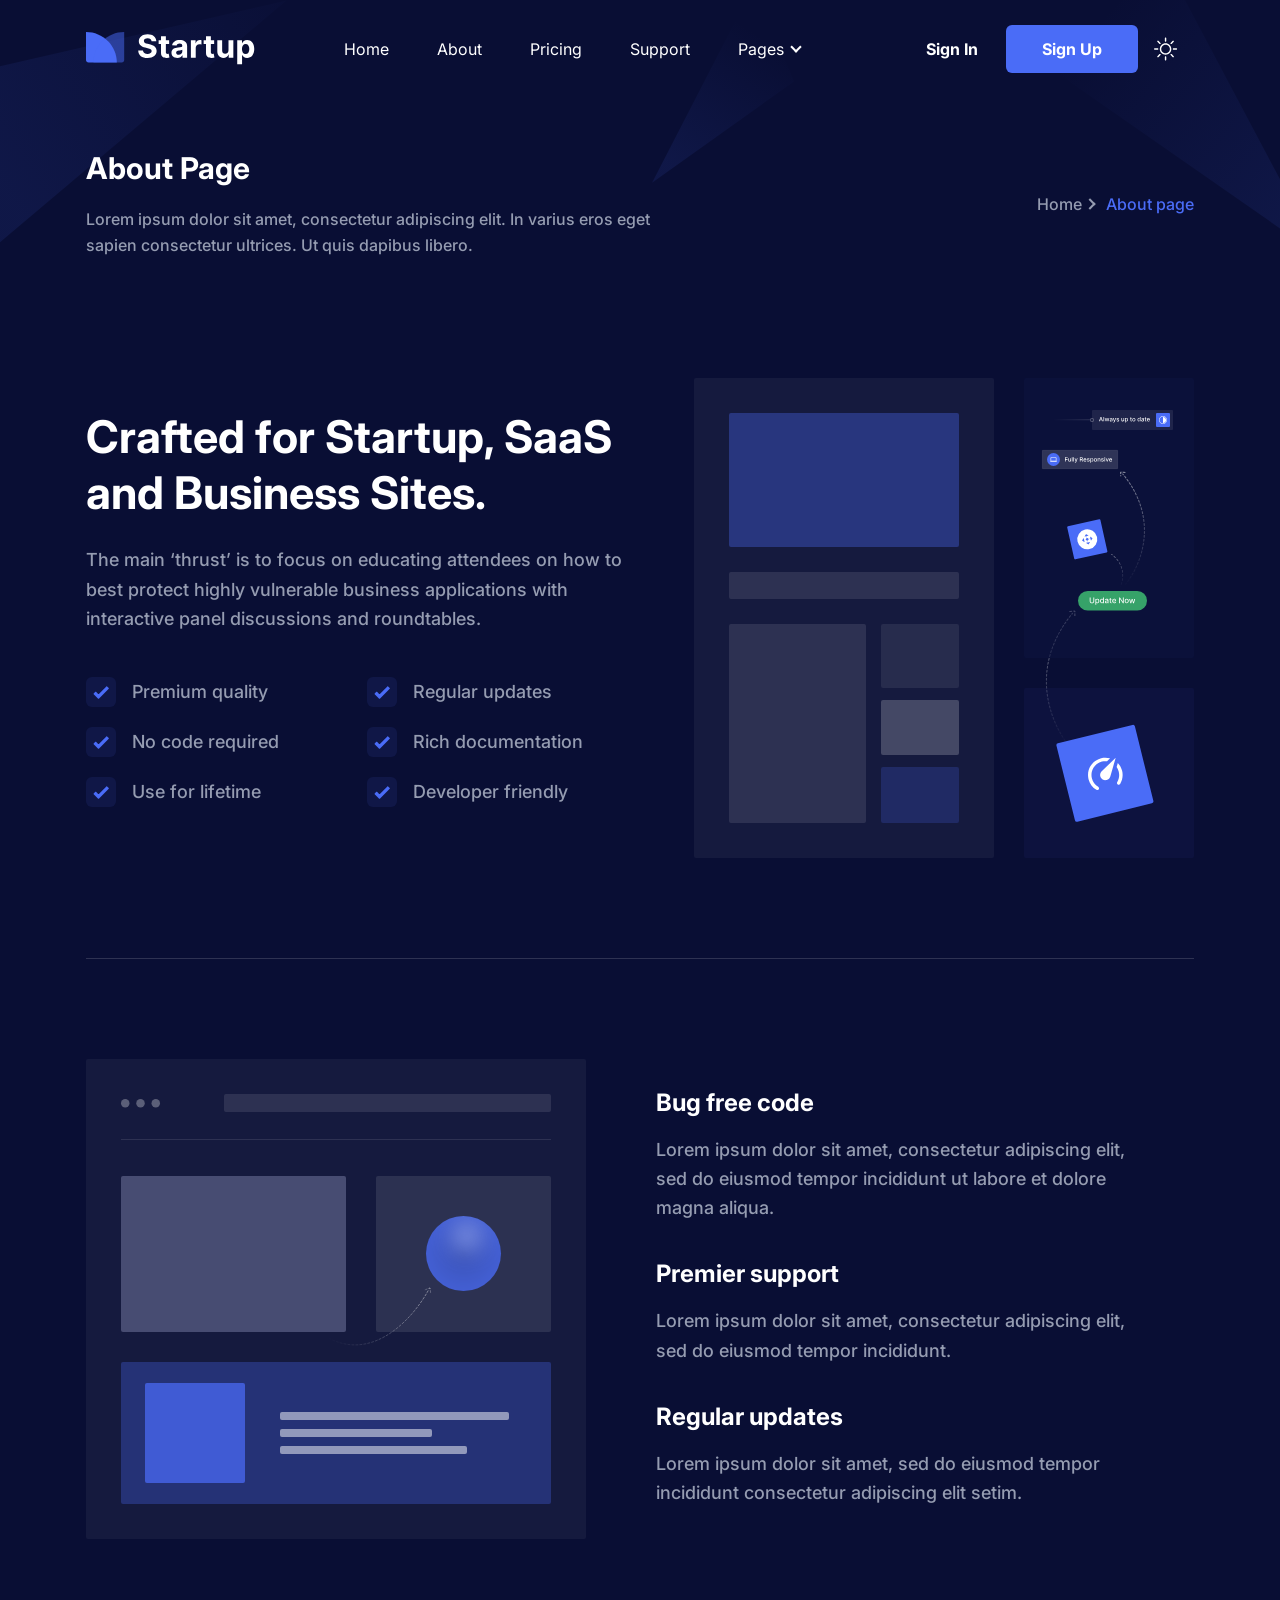
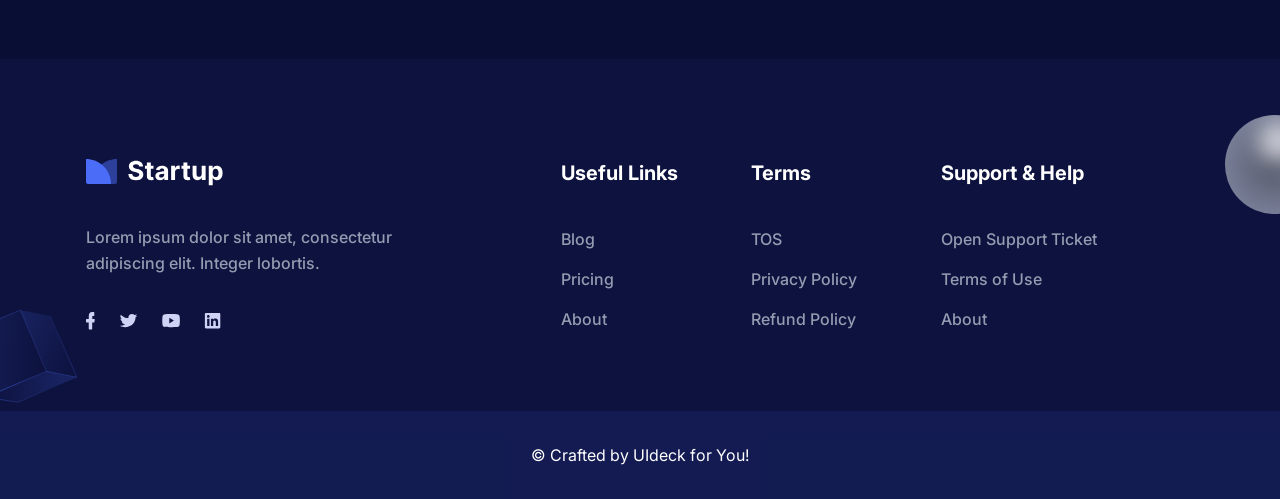
<file: startup-tailwind.preview.uideck.com/about.html>
<!DOCTYPE html>
<html lang="en" class="dark">


<!-- Mirrored from startup-tailwind.preview.uideck.com/about by HTTrack Website Copier/3.x [XR&CO'2014], Tue, 02 Jun 2026 09:11:22 GMT -->
<!-- Added by HTTrack --><meta http-equiv="content-type" content="text/html;charset=utf-8" /><!-- /Added by HTTrack -->
<head>
  <meta charset="UTF-8" />
  <meta http-equiv="X-UA-Compatible" content="IE=edge" />
  <meta name="viewport" content="width=device-width, initial-scale=1.0" />
  <title>Startup Tailwind CSS Template</title>
<link rel="icon" href="favicon.ico"><link href="style.css" rel="stylesheet"></head>

<body class="dark:bg-black">
  <!-- ====== Navbar Section Start -->
  <header class="header bg-transparent absolute top-0 left-0 z-40 w-full flex items-center">
    <div class="container">
      <div class="flex mx-[-16px] items-center justify-between relative">
        <div class="px-4 w-60 max-w-full">
          <a href="index.html" class="w-full block py-8 header-logo">
            <img src="images/logo-2.svg" alt="logo" class="w-full dark:hidden" />
            <img src="images/logo.svg" alt="logo" class="w-full hidden dark:block" />
          </a>
        </div>
        <div class="flex px-4 justify-between items-center w-full">
          <div>
            <button id="navbarToggler" aria-label="Mobile Menu"
              class="block absolute right-4 top-1/2 translate-y-[-50%] lg:hidden focus:ring-2 ring-primary px-3 py-[6px] rounded-lg">
              <span class="relative w-[30px] h-[2px] my-[6px] block bg-dark dark:bg-white"></span>
              <span class="relative w-[30px] h-[2px] my-[6px] block bg-dark dark:bg-white"></span>
              <span class="relative w-[30px] h-[2px] my-[6px] block bg-dark dark:bg-white"></span>
            </button>
            <nav id="navbarCollapse"
              class="absolute py-5 lg:py-0 lg:px-4 xl:px-6 bg-white dark:bg-dark lg:dark:bg-transparent lg:bg-transparent shadow-lg rounded-lg max-w-[250px] w-full lg:max-w-full lg:w-full right-4 top-full hidden lg:block lg:static lg:shadow-none">
              <ul class="block lg:flex">
                <li class="relative group">
                  <a href="index.html#home"
                    class="menu-scroll text-base text-dark dark:text-white group-hover:opacity-70 py-2 lg:py-6 lg:inline-flex lg:px-0 flex mx-8 lg:mr-0">
                    Home
                  </a>
                </li>
                <li class="relative group">
                  <a href="index.html#about"
                    class="menu-scroll text-base text-dark dark:text-white group-hover:opacity-70 py-2 lg:py-6 lg:inline-flex lg:px-0 flex mx-8 lg:mr-0 lg:ml-8 xl:ml-12">
                    About
                  </a>
                </li>
                <li class="relative group">
                  <a href="index.html#pricing"
                    class="menu-scroll text-base text-dark dark:text-white group-hover:opacity-70 py-2 lg:py-6 lg:inline-flex lg:px-0 flex mx-8 lg:mr-0 lg:ml-8 xl:ml-12">
                    Pricing
                  </a>
                </li>
                <li class="relative group">
                  <a href="index.html#contact"
                    class="menu-scroll text-base text-dark dark:text-white group-hover:opacity-70 py-2 lg:py-6 lg:inline-flex lg:px-0 flex mx-8 lg:mr-0 lg:ml-8 xl:ml-12">
                    Support
                  </a>
                </li>
                <li class="relative group submenu-item">
                  <a href="javascript:void(0)"
                    class="text-base text-dark dark:text-white group-hover:opacity-70 py-2 lg:py-6 lg:inline-flex lg:pl-0 lg:pr-4 flex mx-8 lg:mr-0 lg:ml-8 xl:ml-12 relative after:absolute after:w-2 after:h-2 after:border-b-2 after:border-r-2 after:border-current after:rotate-45 lg:after:right-0 after:right-1 after:top-1/2 after:translate-y-[-50%] after:mt-[-2px]">
                    Pages
                  </a>
                  <div
                    class="submenu hidden relative lg:absolute w-[250px] top-full lg:top-[110%] left-0 rounded-md lg:shadow-lg p-4 lg:block lg:opacity-0 lg:invisible group-hover:opacity-100 lg:group-hover:visible lg:group-hover:top-full bg-white dark:bg-dark transition-[top] duration-300">
                    <a href="about.html"
                      class="block text-sm rounded py-[10px] px-4 text-dark dark:text-white hover:opacity-70"> About
                      Page </a>

                    <a href="contact.html"
                      class="block text-sm rounded py-[10px] px-4 text-dark dark:text-white hover:opacity-70"> Contact
                      Page </a>
                    <a href="blog-grids.html"
                      class="block text-sm rounded py-[10px] px-4 text-dark dark:text-white hover:opacity-70"> Blog Grid
                      Page </a>
                    <a href="blog-sidebar.html"
                      class="block text-sm rounded py-[10px] px-4 text-dark dark:text-white hover:opacity-70"> Blog
                      Sidebar Page </a>
                    <a href="blog-details.html"
                      class="block text-sm rounded py-[10px] px-4 text-dark dark:text-white hover:opacity-70"> Blog
                      Details Page </a>
                    <a href="signin.html"
                      class="block text-sm rounded py-[10px] px-4 text-dark dark:text-white hover:opacity-70"> Sign In
                      Page </a>
                    <a href="signup.html"
                      class="block text-sm rounded py-[10px] px-4 text-dark dark:text-white hover:opacity-70"> Sign Up
                      Page </a>
                    <a href="404.html"
                      class="block text-sm rounded py-[10px] px-4 text-dark dark:text-white hover:opacity-70"> 404 Page
                    </a>
                  </div>
                </li>
              </ul>
            </nav>
          </div>
          <div class="flex justify-end items-center pr-16 lg:pr-0">
            <a href="signin.html"
              class="hidden md:block text-base font-bold text-dark dark:text-white hover:opacity-70 py-3 px-7"> Sign In
            </a>
            <a href="signup.html"
              class="hidden md:block text-base font-bold text-white bg-primary py-3 px-8 md:px-9 lg:px-6 xl:px-9 hover:shadow-signUp hover:bg-opacity-90 rounded-md transition ease-in-up duration-300">
              Sign Up
            </a>
            <div>
              <label for="darkToggler"
                class="cursor-pointer w-9 h-9 md:w-14 md:h-14 rounded-full flex items-center justify-center bg-gray-2 dark:bg-dark-bg text-black dark:text-white">
                <input type="checkbox" name="darkToggler" id="darkToggler" class="sr-only" aria-label="darkToggler" />
                <svg viewBox="0 0 23 23" class="stroke-current dark:hidden w-5 h-5 md:w-6 md:h-6" fill="none">
                  <path
                    d="M9.55078 1.5C5.80078 1.5 1.30078 5.25 1.30078 11.25C1.30078 17.25 5.80078 21.75 11.8008 21.75C17.8008 21.75 21.5508 17.25 21.5508 13.5C13.3008 18.75 4.30078 9.75 9.55078 1.5Z"
                    stroke-width="2" stroke-linecap="round" stroke-linejoin="round" />
                </svg>
                <svg viewBox="0 0 25 24" fill="none" xmlns="http://www.w3.org/2000/svg"
                  class="hidden dark:block w-5 h-5 md:w-6 md:h-6">
                  <mask id="path-1-inside-1_977:1934" fill="white">
                    <path
                      d="M12.0508 16.5C10.8573 16.5 9.71271 16.0259 8.8688 15.182C8.02489 14.3381 7.55078 13.1935 7.55078 12C7.55078 10.8065 8.02489 9.66193 8.8688 8.81802C9.71271 7.97411 10.8573 7.5 12.0508 7.5C13.2443 7.5 14.3888 7.97411 15.2328 8.81802C16.0767 9.66193 16.5508 10.8065 16.5508 12C16.5508 13.1935 16.0767 14.3381 15.2328 15.182C14.3888 16.0259 13.2443 16.5 12.0508 16.5ZM12.0508 18C13.6421 18 15.1682 17.3679 16.2934 16.2426C17.4186 15.1174 18.0508 13.5913 18.0508 12C18.0508 10.4087 17.4186 8.88258 16.2934 7.75736C15.1682 6.63214 13.6421 6 12.0508 6C10.4595 6 8.93336 6.63214 7.80814 7.75736C6.68292 8.88258 6.05078 10.4087 6.05078 12C6.05078 13.5913 6.68292 15.1174 7.80814 16.2426C8.93336 17.3679 10.4595 18 12.0508 18ZM12.0508 0C12.2497 0 12.4405 0.0790176 12.5811 0.21967C12.7218 0.360322 12.8008 0.551088 12.8008 0.75V3.75C12.8008 3.94891 12.7218 4.13968 12.5811 4.28033C12.4405 4.42098 12.2497 4.5 12.0508 4.5C11.8519 4.5 11.6611 4.42098 11.5205 4.28033C11.3798 4.13968 11.3008 3.94891 11.3008 3.75V0.75C11.3008 0.551088 11.3798 0.360322 11.5205 0.21967C11.6611 0.0790176 11.8519 0 12.0508 0V0ZM12.0508 19.5C12.2497 19.5 12.4405 19.579 12.5811 19.7197C12.7218 19.8603 12.8008 20.0511 12.8008 20.25V23.25C12.8008 23.4489 12.7218 23.6397 12.5811 23.7803C12.4405 23.921 12.2497 24 12.0508 24C11.8519 24 11.6611 23.921 11.5205 23.7803C11.3798 23.6397 11.3008 23.4489 11.3008 23.25V20.25C11.3008 20.0511 11.3798 19.8603 11.5205 19.7197C11.6611 19.579 11.8519 19.5 12.0508 19.5ZM24.0508 12C24.0508 12.1989 23.9718 12.3897 23.8311 12.5303C23.6905 12.671 23.4997 12.75 23.3008 12.75H20.3008C20.1019 12.75 19.9111 12.671 19.7705 12.5303C19.6298 12.3897 19.5508 12.1989 19.5508 12C19.5508 11.8011 19.6298 11.6103 19.7705 11.4697C19.9111 11.329 20.1019 11.25 20.3008 11.25H23.3008C23.4997 11.25 23.6905 11.329 23.8311 11.4697C23.9718 11.6103 24.0508 11.8011 24.0508 12ZM4.55078 12C4.55078 12.1989 4.47176 12.3897 4.33111 12.5303C4.19046 12.671 3.99969 12.75 3.80078 12.75H0.800781C0.601869 12.75 0.411103 12.671 0.270451 12.5303C0.129799 12.3897 0.0507813 12.1989 0.0507812 12C0.0507813 11.8011 0.129799 11.6103 0.270451 11.4697C0.411103 11.329 0.601869 11.25 0.800781 11.25H3.80078C3.99969 11.25 4.19046 11.329 4.33111 11.4697C4.47176 11.6103 4.55078 11.8011 4.55078 12ZM20.5363 3.5145C20.6769 3.65515 20.7559 3.84588 20.7559 4.04475C20.7559 4.24362 20.6769 4.43435 20.5363 4.575L18.4153 6.6975C18.3455 6.76713 18.2628 6.82235 18.1717 6.86C18.0806 6.89765 17.983 6.91699 17.8845 6.91692C17.6855 6.91678 17.4947 6.83758 17.354 6.69675C17.2844 6.62702 17.2292 6.54425 17.1915 6.45318C17.1539 6.36211 17.1345 6.26452 17.1346 6.16597C17.1348 5.96695 17.214 5.77613 17.3548 5.6355L19.4758 3.5145C19.6164 3.3739 19.8072 3.29491 20.006 3.29491C20.2049 3.29491 20.3956 3.3739 20.5363 3.5145ZM6.74678 17.304C6.88738 17.4446 6.96637 17.6354 6.96637 17.8342C6.96637 18.0331 6.88738 18.2239 6.74678 18.3645L4.62578 20.4855C4.48433 20.6221 4.29488 20.6977 4.09823 20.696C3.90158 20.6943 3.71347 20.6154 3.57442 20.4764C3.43536 20.3373 3.35648 20.1492 3.35478 19.9526C3.35307 19.7559 3.42866 19.5665 3.56528 19.425L5.68628 17.304C5.82693 17.1634 6.01766 17.0844 6.21653 17.0844C6.4154 17.0844 6.60614 17.1634 6.74678 17.304ZM20.5363 20.4855C20.3956 20.6261 20.2049 20.7051 20.006 20.7051C19.8072 20.7051 19.6164 20.6261 19.4758 20.4855L17.3548 18.3645C17.2182 18.223 17.1426 18.0336 17.1443 17.8369C17.146 17.6403 17.2249 17.4522 17.3639 17.3131C17.503 17.1741 17.6911 17.0952 17.8877 17.0935C18.0844 17.0918 18.2738 17.1674 18.4153 17.304L20.5363 19.425C20.6769 19.5656 20.7559 19.7564 20.7559 19.9552C20.7559 20.1541 20.6769 20.3449 20.5363 20.4855ZM6.74678 6.6975C6.60614 6.8381 6.4154 6.91709 6.21653 6.91709C6.01766 6.91709 5.82693 6.8381 5.68628 6.6975L3.56528 4.575C3.49365 4.50582 3.43651 4.42306 3.39721 4.33155C3.3579 4.24005 3.33721 4.14164 3.33634 4.04205C3.33548 3.94247 3.35445 3.84371 3.39216 3.75153C3.42988 3.65936 3.48557 3.57562 3.55598 3.5052C3.6264 3.43478 3.71014 3.37909 3.80232 3.34138C3.89449 3.30367 3.99325 3.2847 4.09283 3.28556C4.19242 3.28643 4.29083 3.30712 4.38233 3.34642C4.47384 3.38573 4.5566 3.44287 4.62578 3.5145L6.74678 5.6355C6.81663 5.70517 6.87204 5.78793 6.90985 5.87905C6.94766 5.97017 6.96712 6.06785 6.96712 6.1665C6.96712 6.26515 6.94766 6.36283 6.90985 6.45395C6.87204 6.54507 6.81663 6.62783 6.74678 6.6975Z" />
                  </mask>
                  <path
                    d="M12.0508 16.5C10.8573 16.5 9.71271 16.0259 8.8688 15.182C8.02489 14.3381 7.55078 13.1935 7.55078 12C7.55078 10.8065 8.02489 9.66193 8.8688 8.81802C9.71271 7.97411 10.8573 7.5 12.0508 7.5C13.2443 7.5 14.3888 7.97411 15.2328 8.81802C16.0767 9.66193 16.5508 10.8065 16.5508 12C16.5508 13.1935 16.0767 14.3381 15.2328 15.182C14.3888 16.0259 13.2443 16.5 12.0508 16.5ZM12.0508 18C13.6421 18 15.1682 17.3679 16.2934 16.2426C17.4186 15.1174 18.0508 13.5913 18.0508 12C18.0508 10.4087 17.4186 8.88258 16.2934 7.75736C15.1682 6.63214 13.6421 6 12.0508 6C10.4595 6 8.93336 6.63214 7.80814 7.75736C6.68292 8.88258 6.05078 10.4087 6.05078 12C6.05078 13.5913 6.68292 15.1174 7.80814 16.2426C8.93336 17.3679 10.4595 18 12.0508 18ZM12.0508 0C12.2497 0 12.4405 0.0790176 12.5811 0.21967C12.7218 0.360322 12.8008 0.551088 12.8008 0.75V3.75C12.8008 3.94891 12.7218 4.13968 12.5811 4.28033C12.4405 4.42098 12.2497 4.5 12.0508 4.5C11.8519 4.5 11.6611 4.42098 11.5205 4.28033C11.3798 4.13968 11.3008 3.94891 11.3008 3.75V0.75C11.3008 0.551088 11.3798 0.360322 11.5205 0.21967C11.6611 0.0790176 11.8519 0 12.0508 0V0ZM12.0508 19.5C12.2497 19.5 12.4405 19.579 12.5811 19.7197C12.7218 19.8603 12.8008 20.0511 12.8008 20.25V23.25C12.8008 23.4489 12.7218 23.6397 12.5811 23.7803C12.4405 23.921 12.2497 24 12.0508 24C11.8519 24 11.6611 23.921 11.5205 23.7803C11.3798 23.6397 11.3008 23.4489 11.3008 23.25V20.25C11.3008 20.0511 11.3798 19.8603 11.5205 19.7197C11.6611 19.579 11.8519 19.5 12.0508 19.5ZM24.0508 12C24.0508 12.1989 23.9718 12.3897 23.8311 12.5303C23.6905 12.671 23.4997 12.75 23.3008 12.75H20.3008C20.1019 12.75 19.9111 12.671 19.7705 12.5303C19.6298 12.3897 19.5508 12.1989 19.5508 12C19.5508 11.8011 19.6298 11.6103 19.7705 11.4697C19.9111 11.329 20.1019 11.25 20.3008 11.25H23.3008C23.4997 11.25 23.6905 11.329 23.8311 11.4697C23.9718 11.6103 24.0508 11.8011 24.0508 12ZM4.55078 12C4.55078 12.1989 4.47176 12.3897 4.33111 12.5303C4.19046 12.671 3.99969 12.75 3.80078 12.75H0.800781C0.601869 12.75 0.411103 12.671 0.270451 12.5303C0.129799 12.3897 0.0507813 12.1989 0.0507812 12C0.0507813 11.8011 0.129799 11.6103 0.270451 11.4697C0.411103 11.329 0.601869 11.25 0.800781 11.25H3.80078C3.99969 11.25 4.19046 11.329 4.33111 11.4697C4.47176 11.6103 4.55078 11.8011 4.55078 12ZM20.5363 3.5145C20.6769 3.65515 20.7559 3.84588 20.7559 4.04475C20.7559 4.24362 20.6769 4.43435 20.5363 4.575L18.4153 6.6975C18.3455 6.76713 18.2628 6.82235 18.1717 6.86C18.0806 6.89765 17.983 6.91699 17.8845 6.91692C17.6855 6.91678 17.4947 6.83758 17.354 6.69675C17.2844 6.62702 17.2292 6.54425 17.1915 6.45318C17.1539 6.36211 17.1345 6.26452 17.1346 6.16597C17.1348 5.96695 17.214 5.77613 17.3548 5.6355L19.4758 3.5145C19.6164 3.3739 19.8072 3.29491 20.006 3.29491C20.2049 3.29491 20.3956 3.3739 20.5363 3.5145ZM6.74678 17.304C6.88738 17.4446 6.96637 17.6354 6.96637 17.8342C6.96637 18.0331 6.88738 18.2239 6.74678 18.3645L4.62578 20.4855C4.48433 20.6221 4.29488 20.6977 4.09823 20.696C3.90158 20.6943 3.71347 20.6154 3.57442 20.4764C3.43536 20.3373 3.35648 20.1492 3.35478 19.9526C3.35307 19.7559 3.42866 19.5665 3.56528 19.425L5.68628 17.304C5.82693 17.1634 6.01766 17.0844 6.21653 17.0844C6.4154 17.0844 6.60614 17.1634 6.74678 17.304ZM20.5363 20.4855C20.3956 20.6261 20.2049 20.7051 20.006 20.7051C19.8072 20.7051 19.6164 20.6261 19.4758 20.4855L17.3548 18.3645C17.2182 18.223 17.1426 18.0336 17.1443 17.8369C17.146 17.6403 17.2249 17.4522 17.3639 17.3131C17.503 17.1741 17.6911 17.0952 17.8877 17.0935C18.0844 17.0918 18.2738 17.1674 18.4153 17.304L20.5363 19.425C20.6769 19.5656 20.7559 19.7564 20.7559 19.9552C20.7559 20.1541 20.6769 20.3449 20.5363 20.4855ZM6.74678 6.6975C6.60614 6.8381 6.4154 6.91709 6.21653 6.91709C6.01766 6.91709 5.82693 6.8381 5.68628 6.6975L3.56528 4.575C3.49365 4.50582 3.43651 4.42306 3.39721 4.33155C3.3579 4.24005 3.33721 4.14164 3.33634 4.04205C3.33548 3.94247 3.35445 3.84371 3.39216 3.75153C3.42988 3.65936 3.48557 3.57562 3.55598 3.5052C3.6264 3.43478 3.71014 3.37909 3.80232 3.34138C3.89449 3.30367 3.99325 3.2847 4.09283 3.28556C4.19242 3.28643 4.29083 3.30712 4.38233 3.34642C4.47384 3.38573 4.5566 3.44287 4.62578 3.5145L6.74678 5.6355C6.81663 5.70517 6.87204 5.78793 6.90985 5.87905C6.94766 5.97017 6.96712 6.06785 6.96712 6.1665C6.96712 6.26515 6.94766 6.36283 6.90985 6.45395C6.87204 6.54507 6.81663 6.62783 6.74678 6.6975Z"
                    fill="black" stroke="white" stroke-width="2" mask="url(#path-1-inside-1_977:1934)" />
                </svg>
              </label>
            </div>
          </div>
        </div>
      </div>
    </div>
  </header>
  <!-- ====== Navbar Section End -->

  <!-- ====== Page Title Section Start -->
  <section class="relative z-10 pt-[150px] overflow-hidden">
    <div class="container">
      <div class="flex flex-wrap items-center mx-[-16px]">
        <div class="w-full md:w-8/12 lg:w-7/12 px-4">
          <div class="max-w-[570px] mb-12 md:mb-0">
            <h1 class="font-bold text-black dark:text-white text-2xl sm:text-3xl mb-5">About Page</h1>
            <p class="font-medium text-base text-body-color leading-relaxed">
              Lorem ipsum dolor sit amet, consectetur adipiscing elit. In varius eros eget sapien consectetur ultrices.
              Ut quis dapibus libero.
            </p>
          </div>
        </div>
        <div class="w-full md:w-4/12 lg:w-5/12 px-4">
          <div class="text-end">
            <ul class="flex items-center md:justify-end">
              <li class="flex items-center">
                <a href="index.html" class="font-medium text-base text-body-color pr-1 hover:text-primary"> Home </a>
                <span class="block w-2 h-2 border-t-2 border-r-2 border-body-color rotate-45 mr-3"></span>
              </li>
              <li class="font-medium text-base text-primary">About page</li>
            </ul>
          </div>
        </div>
      </div>
    </div>

    <div>
      <span class="absolute top-0 left-0 z-[-1]">
        <svg width="287" height="254" viewBox="0 0 287 254" fill="none" xmlns="http://www.w3.org/2000/svg">
          <path opacity="0.1" d="M286.5 0.5L-14.5 254.5V69.5L286.5 0.5Z" fill="url(#paint0_linear_111:578)" />
          <defs>
            <linearGradient id="paint0_linear_111:578" x1="-40.5" y1="117" x2="301.926" y2="-97.1485"
              gradientUnits="userSpaceOnUse">
              <stop stop-color="#4A6CF7" />
              <stop offset="1" stop-color="#4A6CF7" stop-opacity="0" />
            </linearGradient>
          </defs>
        </svg>
      </span>
      <span class="absolute right-0 top-0 z-[-1]">
        <svg width="628" height="258" viewBox="0 0 628 258" fill="none" xmlns="http://www.w3.org/2000/svg">
          <path opacity="0.1" d="M669.125 257.002L345.875 31.9983L524.571 -15.8832L669.125 257.002Z"
            fill="url(#paint0_linear_0:1)" />
          <path opacity="0.1" d="M0.0716344 182.78L101.988 -15.0769L142.154 81.4093L0.0716344 182.78Z"
            fill="url(#paint1_linear_0:1)" />
          <defs>
            <linearGradient id="paint0_linear_0:1" x1="644" y1="221" x2="429.946" y2="37.0429"
              gradientUnits="userSpaceOnUse">
              <stop stop-color="#4A6CF7" />
              <stop offset="1" stop-color="#4A6CF7" stop-opacity="0" />
            </linearGradient>
            <linearGradient id="paint1_linear_0:1" x1="18.3648" y1="166.016" x2="105.377" y2="32.3398"
              gradientUnits="userSpaceOnUse">
              <stop stop-color="#4A6CF7" />
              <stop offset="1" stop-color="#4A6CF7" stop-opacity="0" />
            </linearGradient>
          </defs>
        </svg>
      </span>
    </div>
  </section>
  <!-- ====== Page Title Section End -->

  <!-- ====== About Section Start -->
  <section id="about" class="pt-[120px]">
    <div class="container">
      <div class="pb-[100px] border-b border-white border-opacity-[.15]">
        <div class="flex flex-wrap items-center mx-[-16px]">
          <div class="w-full lg:w-1/2 px-4">
            <div class="mb-12 lg:mb-0 max-w-[570px] wow fadeInUp" data-wow-delay=".15s">
              <h2
                class="text-black dark:text-white font-bold text-3xl sm:text-4xl md:text-[45px] lg:text-4xl xl:text-[45px] leading-tight sm:leading-tight md:leading-tight lg:leading-tight xl:leading-tight mb-6">
                Crafted for Startup, SaaS and Business Sites.
              </h2>
              <p class="font-medium text-body-color text-base sm:text-lg leading-relaxed sm:leading-relaxed mb-11">
                The main ‘thrust’ is to focus on educating attendees on how to best protect highly vulnerable business
                applications with interactive panel discussions and roundtables.
              </p>
              <div class="flex flex-wrap -mx-3">
                <div class="w-full sm:w-1/2 lg:w-full xl:w-1/2 px-3">
                  <p class="flex items-center text-body-color text-lg font-medium mb-5">
                    <span
                      class="w-[30px] h-[30px] flex items-center justify-center rounded-md bg-primary bg-opacity-10 text-primary mr-4">
                      <svg width="16" height="13" viewBox="0 0 16 13" class="fill-current">
                        <path
                          d="M5.8535 12.6631C5.65824 12.8584 5.34166 12.8584 5.1464 12.6631L0.678505 8.1952C0.483242 7.99994 0.483242 7.68336 0.678505 7.4881L2.32921 5.83739C2.52467 5.64193 2.84166 5.64216 3.03684 5.83791L5.14622 7.95354C5.34147 8.14936 5.65859 8.14952 5.85403 7.95388L13.3797 0.420561C13.575 0.22513 13.8917 0.225051 14.087 0.420383L15.7381 2.07143C15.9333 2.26669 15.9333 2.58327 15.7381 2.77854L5.8535 12.6631Z" />
                      </svg>
                    </span>
                    Premium quality
                  </p>
                  <p class="flex items-center text-body-color text-lg font-medium mb-5">
                    <span
                      class="w-[30px] h-[30px] flex items-center justify-center rounded-md bg-primary bg-opacity-10 text-primary mr-4">
                      <svg width="16" height="13" viewBox="0 0 16 13" class="fill-current">
                        <path
                          d="M5.8535 12.6631C5.65824 12.8584 5.34166 12.8584 5.1464 12.6631L0.678505 8.1952C0.483242 7.99994 0.483242 7.68336 0.678505 7.4881L2.32921 5.83739C2.52467 5.64193 2.84166 5.64216 3.03684 5.83791L5.14622 7.95354C5.34147 8.14936 5.65859 8.14952 5.85403 7.95388L13.3797 0.420561C13.575 0.22513 13.8917 0.225051 14.087 0.420383L15.7381 2.07143C15.9333 2.26669 15.9333 2.58327 15.7381 2.77854L5.8535 12.6631Z" />
                      </svg>
                    </span>
                    No code required
                  </p>
                  <p class="flex items-center text-body-color text-lg font-medium mb-5">
                    <span
                      class="w-[30px] h-[30px] flex items-center justify-center rounded-md bg-primary bg-opacity-10 text-primary mr-4">
                      <svg width="16" height="13" viewBox="0 0 16 13" class="fill-current">
                        <path
                          d="M5.8535 12.6631C5.65824 12.8584 5.34166 12.8584 5.1464 12.6631L0.678505 8.1952C0.483242 7.99994 0.483242 7.68336 0.678505 7.4881L2.32921 5.83739C2.52467 5.64193 2.84166 5.64216 3.03684 5.83791L5.14622 7.95354C5.34147 8.14936 5.65859 8.14952 5.85403 7.95388L13.3797 0.420561C13.575 0.22513 13.8917 0.225051 14.087 0.420383L15.7381 2.07143C15.9333 2.26669 15.9333 2.58327 15.7381 2.77854L5.8535 12.6631Z" />
                      </svg>
                    </span>
                    Use for lifetime
                  </p>
                </div>
                <div class="w-full sm:w-1/2 lg:w-full xl:w-1/2 px-3">
                  <p class="flex items-center text-body-color text-lg font-medium mb-5">
                    <span
                      class="w-[30px] h-[30px] flex items-center justify-center rounded-md bg-primary bg-opacity-10 text-primary mr-4">
                      <svg width="16" height="13" viewBox="0 0 16 13" class="fill-current">
                        <path
                          d="M5.8535 12.6631C5.65824 12.8584 5.34166 12.8584 5.1464 12.6631L0.678505 8.1952C0.483242 7.99994 0.483242 7.68336 0.678505 7.4881L2.32921 5.83739C2.52467 5.64193 2.84166 5.64216 3.03684 5.83791L5.14622 7.95354C5.34147 8.14936 5.65859 8.14952 5.85403 7.95388L13.3797 0.420561C13.575 0.22513 13.8917 0.225051 14.087 0.420383L15.7381 2.07143C15.9333 2.26669 15.9333 2.58327 15.7381 2.77854L5.8535 12.6631Z" />
                      </svg>
                    </span>
                    Regular updates
                  </p>
                  <p class="flex items-center text-body-color text-lg font-medium mb-5">
                    <span
                      class="w-[30px] h-[30px] flex items-center justify-center rounded-md bg-primary bg-opacity-10 text-primary mr-4">
                      <svg width="16" height="13" viewBox="0 0 16 13" class="fill-current">
                        <path
                          d="M5.8535 12.6631C5.65824 12.8584 5.34166 12.8584 5.1464 12.6631L0.678505 8.1952C0.483242 7.99994 0.483242 7.68336 0.678505 7.4881L2.32921 5.83739C2.52467 5.64193 2.84166 5.64216 3.03684 5.83791L5.14622 7.95354C5.34147 8.14936 5.65859 8.14952 5.85403 7.95388L13.3797 0.420561C13.575 0.22513 13.8917 0.225051 14.087 0.420383L15.7381 2.07143C15.9333 2.26669 15.9333 2.58327 15.7381 2.77854L5.8535 12.6631Z" />
                      </svg>
                    </span>
                    Rich documentation
                  </p>
                  <p class="flex items-center text-body-color text-lg font-medium mb-5">
                    <span
                      class="w-[30px] h-[30px] flex items-center justify-center rounded-md bg-primary bg-opacity-10 text-primary mr-4">
                      <svg width="16" height="13" viewBox="0 0 16 13" class="fill-current">
                        <path
                          d="M5.8535 12.6631C5.65824 12.8584 5.34166 12.8584 5.1464 12.6631L0.678505 8.1952C0.483242 7.99994 0.483242 7.68336 0.678505 7.4881L2.32921 5.83739C2.52467 5.64193 2.84166 5.64216 3.03684 5.83791L5.14622 7.95354C5.34147 8.14936 5.65859 8.14952 5.85403 7.95388L13.3797 0.420561C13.575 0.22513 13.8917 0.225051 14.087 0.420383L15.7381 2.07143C15.9333 2.26669 15.9333 2.58327 15.7381 2.77854L5.8535 12.6631Z" />
                      </svg>
                    </span>
                    Developer friendly
                  </p>
                </div>
              </div>
            </div>
          </div>
          <div class="w-full lg:w-1/2 px-4">
            <div class="text-center lg:text-right wow fadeInUp" data-wow-delay=".2s">
              <img src="images/about-image.svg" alt="about-image" class="max-w-full mx-auto lg:mr-0" />
            </div>
          </div>
        </div>
      </div>
    </div>
  </section>
  <!-- ====== About Section End -->

  <!-- ====== About Section Start -->
  <section class="pt-[100px] pb-[120px]">
    <div class="container">
      <div class="flex flex-wrap items-center mx-[-16px]">
        <div class="w-full lg:w-1/2 px-4">
          <div class="text-center lg:text-left mb-12 lg:mb-0 wow fadeInUp" data-wow-delay=".15s">
            <img src="images/about-image-2.svg" alt="about image" class="max-w-full mx-auto lg:ml-0" />
          </div>
        </div>
        <div class="w-full lg:w-1/2 px-4">
          <div class="max-w-[470px] wow fadeInUp" data-wow-delay=".2s">
            <div class="mb-9">
              <h3 class="font-bold text-black dark:text-white text-xl sm:text-2xl lg:text-xl xl:text-2xl mb-4">Bug free
                code</h3>
              <p class="text-body-color text-base sm:text-lg leading-relaxed sm:leading-relaxed font-medium">
                Lorem ipsum dolor sit amet, consectetur adipiscing elit, sed do eiusmod tempor incididunt ut labore et
                dolore magna aliqua.
              </p>
            </div>
            <div class="mb-9">
              <h3 class="font-bold text-black dark:text-white text-xl sm:text-2xl lg:text-xl xl:text-2xl mb-4">Premier
                support</h3>
              <p class="text-body-color text-base sm:text-lg leading-relaxed sm:leading-relaxed font-medium">
                Lorem ipsum dolor sit amet, consectetur adipiscing elit, sed do eiusmod tempor incididunt.
              </p>
            </div>
            <div class="mb-1">
              <h3 class="font-bold text-black dark:text-white text-xl sm:text-2xl lg:text-xl xl:text-2xl mb-4">Regular
                updates</h3>
              <p class="text-body-color text-base sm:text-lg leading-relaxed sm:leading-relaxed font-medium">
                Lorem ipsum dolor sit amet, sed do eiusmod tempor incididunt consectetur adipiscing elit setim.
              </p>
            </div>
          </div>
        </div>
      </div>
    </div>
  </section>
  <!-- ====== About Section End -->

  <!-- ====== Footer Section Start -->
  <footer class="relative z-10 bg-primary bg-opacity-5 pt-[100px] wow fadeInUp" data-wow-delay=".1s">
    <div class="container">
      <div class="flex flex-wrap mx-[-16px]">
        <div class="w-full md:w-1/2 lg:w-4/12 xl:w-5/12 px-4">
          <div class="mb-16 max-w-[360px]">
            <a href="index.html" class="inline-block mb-8">
              <img src="images/logo-2.svg" alt="logo" class="w-full dark:hidden" />
              <img src="images/logo.svg" alt="logo" class="w-full hidden dark:block" />
            </a>
            <p class="text-body-color text-base font-medium leading-relaxed mb-9">Lorem ipsum dolor sit amet,
              consectetur adipiscing elit. Integer lobortis.</p>
            <div class="flex items-center">
              <a href="javascript:void(0)" aria-label="social-link" class="text-[#CED3F6] hover:text-primary mr-6">
                <svg width="9" height="18" viewBox="0 0 9 18" class="fill-current">
                  <path
                    d="M8.13643 7H6.78036H6.29605V6.43548V4.68548V4.12097H6.78036H7.79741C8.06378 4.12097 8.28172 3.89516 8.28172 3.55645V0.564516C8.28172 0.254032 8.088 0 7.79741 0H6.02968C4.11665 0 2.78479 1.58064 2.78479 3.92339V6.37903V6.94355H2.30048H0.65382C0.314802 6.94355 0 7.25403 0 7.70564V9.7379C0 10.1331 0.266371 10.5 0.65382 10.5H2.25205H2.73636V11.0645V16.7379C2.73636 17.1331 3.00273 17.5 3.39018 17.5H5.66644C5.81174 17.5 5.93281 17.4153 6.02968 17.3024C6.12654 17.1895 6.19919 16.9919 6.19919 16.8226V11.0927V10.5282H6.70771H7.79741C8.11222 10.5282 8.35437 10.3024 8.4028 9.96371V9.93548V9.90726L8.74182 7.95968C8.76604 7.7621 8.74182 7.53629 8.59653 7.31048C8.54809 7.16935 8.33016 7.02823 8.13643 7Z" />
                </svg>
              </a>
              <a href="javascript:void(0)" aria-label="social-link" class="text-[#CED3F6] hover:text-primary mr-6">
                <svg width="19" height="14" viewBox="0 0 19 14" class="fill-current">
                  <path
                    d="M16.3024 2.26027L17.375 1.0274C17.6855 0.693493 17.7702 0.436644 17.7984 0.308219C16.9516 0.770548 16.1613 0.924658 15.6532 0.924658H15.4556L15.3427 0.821918C14.6653 0.282534 13.8185 0 12.9153 0C10.9395 0 9.3871 1.48973 9.3871 3.21062C9.3871 3.31336 9.3871 3.46747 9.41532 3.57021L9.5 4.0839L8.90726 4.05822C5.29435 3.95548 2.33065 1.13014 1.85081 0.642123C1.06048 1.92637 1.5121 3.15925 1.99194 3.92979L2.95161 5.36815L1.42742 4.5976C1.45565 5.67637 1.90726 6.52397 2.78226 7.14041L3.54435 7.65411L2.78226 7.93665C3.2621 9.24658 4.33468 9.78596 5.125 9.99144L6.16935 10.2483L5.18145 10.8647C3.60081 11.8921 1.625 11.8151 0.75 11.738C2.52823 12.8682 4.64516 13.125 6.1129 13.125C7.21371 13.125 8.03226 13.0223 8.22984 12.9452C16.1331 11.25 16.5 4.82877 16.5 3.54452V3.36473L16.6694 3.26199C17.629 2.44007 18.0242 2.00342 18.25 1.74658C18.1653 1.77226 18.0524 1.82363 17.9395 1.84932L16.3024 2.26027Z" />
                </svg>
              </a>
              <a href="javascript:void(0)" aria-label="social-link" class="text-[#CED3F6] hover:text-primary mr-6">
                <svg width="18" height="14" viewBox="0 0 18 14" class="fill-current">
                  <path
                    d="M17.5058 2.07119C17.3068 1.2488 16.7099 0.609173 15.9423 0.395963C14.5778 7.26191e-08 9.0627 0 9.0627 0C9.0627 0 3.54766 7.26191e-08 2.18311 0.395963C1.41555 0.609173 0.818561 1.2488 0.619565 2.07119C0.25 3.56366 0.25 6.60953 0.25 6.60953C0.25 6.60953 0.25 9.68585 0.619565 11.1479C0.818561 11.9703 1.41555 12.6099 2.18311 12.8231C3.54766 13.2191 9.0627 13.2191 9.0627 13.2191C9.0627 13.2191 14.5778 13.2191 15.9423 12.8231C16.7099 12.6099 17.3068 11.9703 17.5058 11.1479C17.8754 9.68585 17.8754 6.60953 17.8754 6.60953C17.8754 6.60953 17.8754 3.56366 17.5058 2.07119ZM7.30016 9.44218V3.77687L11.8771 6.60953L7.30016 9.44218Z" />
                </svg>
              </a>
              <a href="javascript:void(0)" aria-label="social-link" class="text-[#CED3F6] hover:text-primary mr-6">
                <svg width="17" height="16" viewBox="0 0 17 16" class="fill-current">
                  <path
                    d="M15.2196 0H1.99991C1.37516 0 0.875366 0.497491 0.875366 1.11936V14.3029C0.875366 14.8999 1.37516 15.4222 1.99991 15.4222H15.1696C15.7943 15.4222 16.2941 14.9247 16.2941 14.3029V1.09448C16.3441 0.497491 15.8443 0 15.2196 0ZM5.44852 13.1089H3.17444V5.7709H5.44852V13.1089ZM4.29899 4.75104C3.54929 4.75104 2.97452 4.15405 2.97452 3.43269C2.97452 2.71133 3.57428 2.11434 4.29899 2.11434C5.02369 2.11434 5.62345 2.71133 5.62345 3.43269C5.62345 4.15405 5.07367 4.75104 4.29899 4.75104ZM14.07 13.1089H11.796V9.55183C11.796 8.7061 11.771 7.58674 10.5964 7.58674C9.39693 7.58674 9.222 8.53198 9.222 9.47721V13.1089H6.94792V5.7709H9.17202V6.79076H9.19701C9.52188 6.19377 10.2466 5.59678 11.3711 5.59678C13.6952 5.59678 14.12 7.08925 14.12 9.12897V13.1089H14.07Z" />
                </svg>
              </a>
            </div>
          </div>
        </div>

        <div class="w-full sm:w-1/2 md:w-1/2 lg:w-2/12 xl:w-2/12 px-4">
          <div class="mb-16">
            <h2 class="font-bold text-black dark:text-white text-xl mb-10">Useful Links</h2>
            <ul>
              <li>
                <a href="javascript:void(0)"
                  class="text-base font-medium inline-block text-body-color mb-4 hover:text-primary"> Blog </a>
              </li>
              <li>
                <a href="javascript:void(0)"
                  class="text-base font-medium inline-block text-body-color mb-4 hover:text-primary"> Pricing </a>
              </li>
              <li>
                <a href="javascript:void(0)"
                  class="text-base font-medium inline-block text-body-color mb-4 hover:text-primary"> About </a>
              </li>
            </ul>
          </div>
        </div>

        <div class="w-full sm:w-1/2 md:w-1/2 lg:w-2/12 xl:w-2/12 px-4">
          <div class="mb-16">
            <h2 class="font-bold text-black dark:text-white text-xl mb-10">Terms</h2>
            <ul>
              <li>
                <a href="javascript:void(0)"
                  class="text-base font-medium inline-block text-body-color mb-4 hover:text-primary"> TOS </a>
              </li>
              <li>
                <a href="javascript:void(0)"
                  class="text-base font-medium inline-block text-body-color mb-4 hover:text-primary"> Privacy Policy
                </a>
              </li>
              <li>
                <a href="javascript:void(0)"
                  class="text-base font-medium inline-block text-body-color mb-4 hover:text-primary"> Refund Policy </a>
              </li>
            </ul>
          </div>
        </div>

        <div class="w-full md:w-1/2 lg:w-4/12 xl:w-3/12 px-4">
          <div class="mb-16">
            <h2 class="font-bold text-black dark:text-white text-xl mb-10">Support & Help</h2>
            <ul>
              <li>
                <a href="javascript:void(0)"
                  class="text-base font-medium inline-block text-body-color mb-4 hover:text-primary"> Open Support
                  Ticket </a>
              </li>
              <li>
                <a href="javascript:void(0)"
                  class="text-base font-medium inline-block text-body-color mb-4 hover:text-primary"> Terms of Use </a>
              </li>
              <li>
                <a href="javascript:void(0)"
                  class="text-base font-medium inline-block text-body-color mb-4 hover:text-primary"> About </a>
              </li>
            </ul>
          </div>
        </div>
      </div>
    </div>
    <div class="py-8 bg-primary bg-opacity-10">
      <div class="container">
        <p class="text-body-color dark:text-white text-base text-center">&copy; Crafted by UIdeck for You!</p>
      </div>
    </div>
    <div class="absolute right-0 top-14 z-[-1]">
      <svg width="55" height="99" viewBox="0 0 55 99" fill="none" xmlns="http://www.w3.org/2000/svg">
        <circle opacity="0.8" cx="49.5" cy="49.5" r="49.5" fill="#959CB1" />
        <mask id="mask0_94:899" style="mask-type: alpha" maskUnits="userSpaceOnUse" x="0" y="0" width="99" height="99">
          <circle opacity="0.8" cx="49.5" cy="49.5" r="49.5" fill="#4A6CF7" />
        </mask>
        <g mask="url(#mask0_94:899)">
          <circle opacity="0.8" cx="49.5" cy="49.5" r="49.5" fill="url(#paint0_radial_94:899)" />
          <g opacity="0.8" filter="url(#filter0_f_94:899)">
            <circle cx="53.8676" cy="26.2061" r="20.3824" fill="white" />
          </g>
        </g>
        <defs>
          <filter id="filter0_f_94:899" x="12.4852" y="-15.1763" width="82.7646" height="82.7646"
            filterUnits="userSpaceOnUse" color-interpolation-filters="sRGB">
            <feFlood flood-opacity="0" result="BackgroundImageFix" />
            <feBlend mode="normal" in="SourceGraphic" in2="BackgroundImageFix" result="shape" />
            <feGaussianBlur stdDeviation="10.5" result="effect1_foregroundBlur_94:899" />
          </filter>
          <radialGradient id="paint0_radial_94:899" cx="0" cy="0" r="1" gradientUnits="userSpaceOnUse"
            gradientTransform="translate(49.5 49.5) rotate(90) scale(53.1397)">
            <stop stop-opacity="0.47" />
            <stop offset="1" stop-opacity="0" />
          </radialGradient>
        </defs>
      </svg>
    </div>
    <div class="absolute left-0 bottom-24 z-[-1]">
      <svg width="79" height="94" viewBox="0 0 79 94" fill="none" xmlns="http://www.w3.org/2000/svg">
        <rect opacity="0.3" x="-41" y="26.9426" width="66.6675" height="66.6675"
          transform="rotate(-22.9007 -41 26.9426)" fill="url(#paint0_linear_94:889)" />
        <rect x="-41" y="26.9426" width="66.6675" height="66.6675" transform="rotate(-22.9007 -41 26.9426)"
          stroke="url(#paint1_linear_94:889)" stroke-width="0.7" />
        <path opacity="0.3" d="M50.5215 7.42229L20.325 1.14771L46.2077 62.3249L77.1885 68.2073L50.5215 7.42229Z"
          fill="url(#paint2_linear_94:889)" />
        <path d="M50.5215 7.42229L20.325 1.14771L46.2077 62.3249L76.7963 68.2073L50.5215 7.42229Z"
          stroke="url(#paint3_linear_94:889)" stroke-width="0.7" />
        <path opacity="0.3" d="M17.9721 93.3057L-14.9695 88.2076L46.2077 62.325L77.1885 68.2074L17.9721 93.3057Z"
          fill="url(#paint4_linear_94:889)" />
        <path d="M17.972 93.3057L-14.1852 88.2076L46.2077 62.325L77.1884 68.2074L17.972 93.3057Z"
          stroke="url(#paint5_linear_94:889)" stroke-width="0.7" />
        <defs>
          <linearGradient id="paint0_linear_94:889" x1="-41" y1="21.8445" x2="36.9671" y2="59.8878"
            gradientUnits="userSpaceOnUse">
            <stop stop-color="#4A6CF7" stop-opacity="0.62" />
            <stop offset="1" stop-color="#4A6CF7" stop-opacity="0" />
          </linearGradient>
          <linearGradient id="paint1_linear_94:889" x1="25.6675" y1="95.9631" x2="-42.9608" y2="20.668"
            gradientUnits="userSpaceOnUse">
            <stop stop-color="#4A6CF7" stop-opacity="0" />
            <stop offset="1" stop-color="#4A6CF7" stop-opacity="0.51" />
          </linearGradient>
          <linearGradient id="paint2_linear_94:889" x1="20.325" y1="-3.98039" x2="90.6248" y2="25.1062"
            gradientUnits="userSpaceOnUse">
            <stop stop-color="#4A6CF7" stop-opacity="0.62" />
            <stop offset="1" stop-color="#4A6CF7" stop-opacity="0" />
          </linearGradient>
          <linearGradient id="paint3_linear_94:889" x1="18.3642" y1="-1.59742" x2="113.9" y2="80.6826"
            gradientUnits="userSpaceOnUse">
            <stop stop-color="#4A6CF7" stop-opacity="0" />
            <stop offset="1" stop-color="#4A6CF7" stop-opacity="0.51" />
          </linearGradient>
          <linearGradient id="paint4_linear_94:889" x1="61.1098" y1="62.3249" x2="-8.82468" y2="58.2156"
            gradientUnits="userSpaceOnUse">
            <stop stop-color="#4A6CF7" stop-opacity="0.62" />
            <stop offset="1" stop-color="#4A6CF7" stop-opacity="0" />
          </linearGradient>
          <linearGradient id="paint5_linear_94:889" x1="65.4236" y1="65.0701" x2="24.0178" y2="41.6598"
            gradientUnits="userSpaceOnUse">
            <stop stop-color="#4A6CF7" stop-opacity="0" />
            <stop offset="1" stop-color="#4A6CF7" stop-opacity="0.51" />
          </linearGradient>
        </defs>
      </svg>
    </div>
  </footer>
  <!-- ====== Footer Section End -->

  <!-- ====== Back To Top Start -->
  <a href="javascript:void(0)"
    class="hidden items-center justify-center bg-primary text-white w-10 h-10 rounded-md fixed bottom-8 right-8 left-auto z-[999] hover:shadow-signUp hover:bg-opacity-80 transition duration-300 ease-in-out back-to-top shadow-md">
    <span class="w-3 h-3 border-t border-l border-white rotate-45 mt-[6px]"></span>
  </a>
  <!-- ====== Back To Top End -->

  <!-- ====== All Scripts -->

  <!-- <script src="js/main.js"></script> -->
<script defer src="bundle.js"></script><script defer src="https://static.cloudflareinsights.com/beacon.min.js/v833ccba57c9e4d2798f2e76cebdd09a11778172276447" integrity="sha512-57MDmcccJXYtNnH+ZiBwzC4jb2rvgVCEokYN+L/nLlmO8rfYT/gIpW2A569iJ/3b+0UEasghjuZH/ma3wIs/EQ==" data-cf-beacon='{"version":"2024.11.0","token":"9a6015d415bb4773a0bff22543062d3b","r":1,"server_timing":{"name":{"cfCacheStatus":true,"cfEdge":true,"cfExtPri":true,"cfL4":true,"cfOrigin":true,"cfSpeedBrain":true},"location_startswith":null}}' crossorigin="anonymous"></script>
<script>(function(){function c(){var b=a.contentDocument||a.contentWindow.document;if(b){var d=b.createElement('script');d.innerHTML="window.__CF$cv$params={r:'a05554566db4c832',t:'MTc4MDM5MTQ3Mw=='};var a=document.createElement('script');a.src='cdn-cgi/challenge-platform/h/g/scripts/jsd/8fc8ed1d8752/maind41d.js';document.getElementsByTagName('head')[0].appendChild(a);";b.getElementsByTagName('head')[0].appendChild(d)}}if(document.body){var a=document.createElement('iframe');a.height=1;a.width=1;a.style.position='absolute';a.style.top=0;a.style.left=0;a.style.border='none';a.style.visibility='hidden';document.body.appendChild(a);if('loading'!==document.readyState)c();else if(window.addEventListener)document.addEventListener('DOMContentLoaded',c);else{var e=document.onreadystatechange||function(){};document.onreadystatechange=function(b){e(b);'loading'!==document.readyState&&(document.onreadystatechange=e,c())}}}})();</script></body>


<!-- Mirrored from startup-tailwind.preview.uideck.com/about by HTTrack Website Copier/3.x [XR&CO'2014], Tue, 02 Jun 2026 09:11:22 GMT -->
</html>
</file>
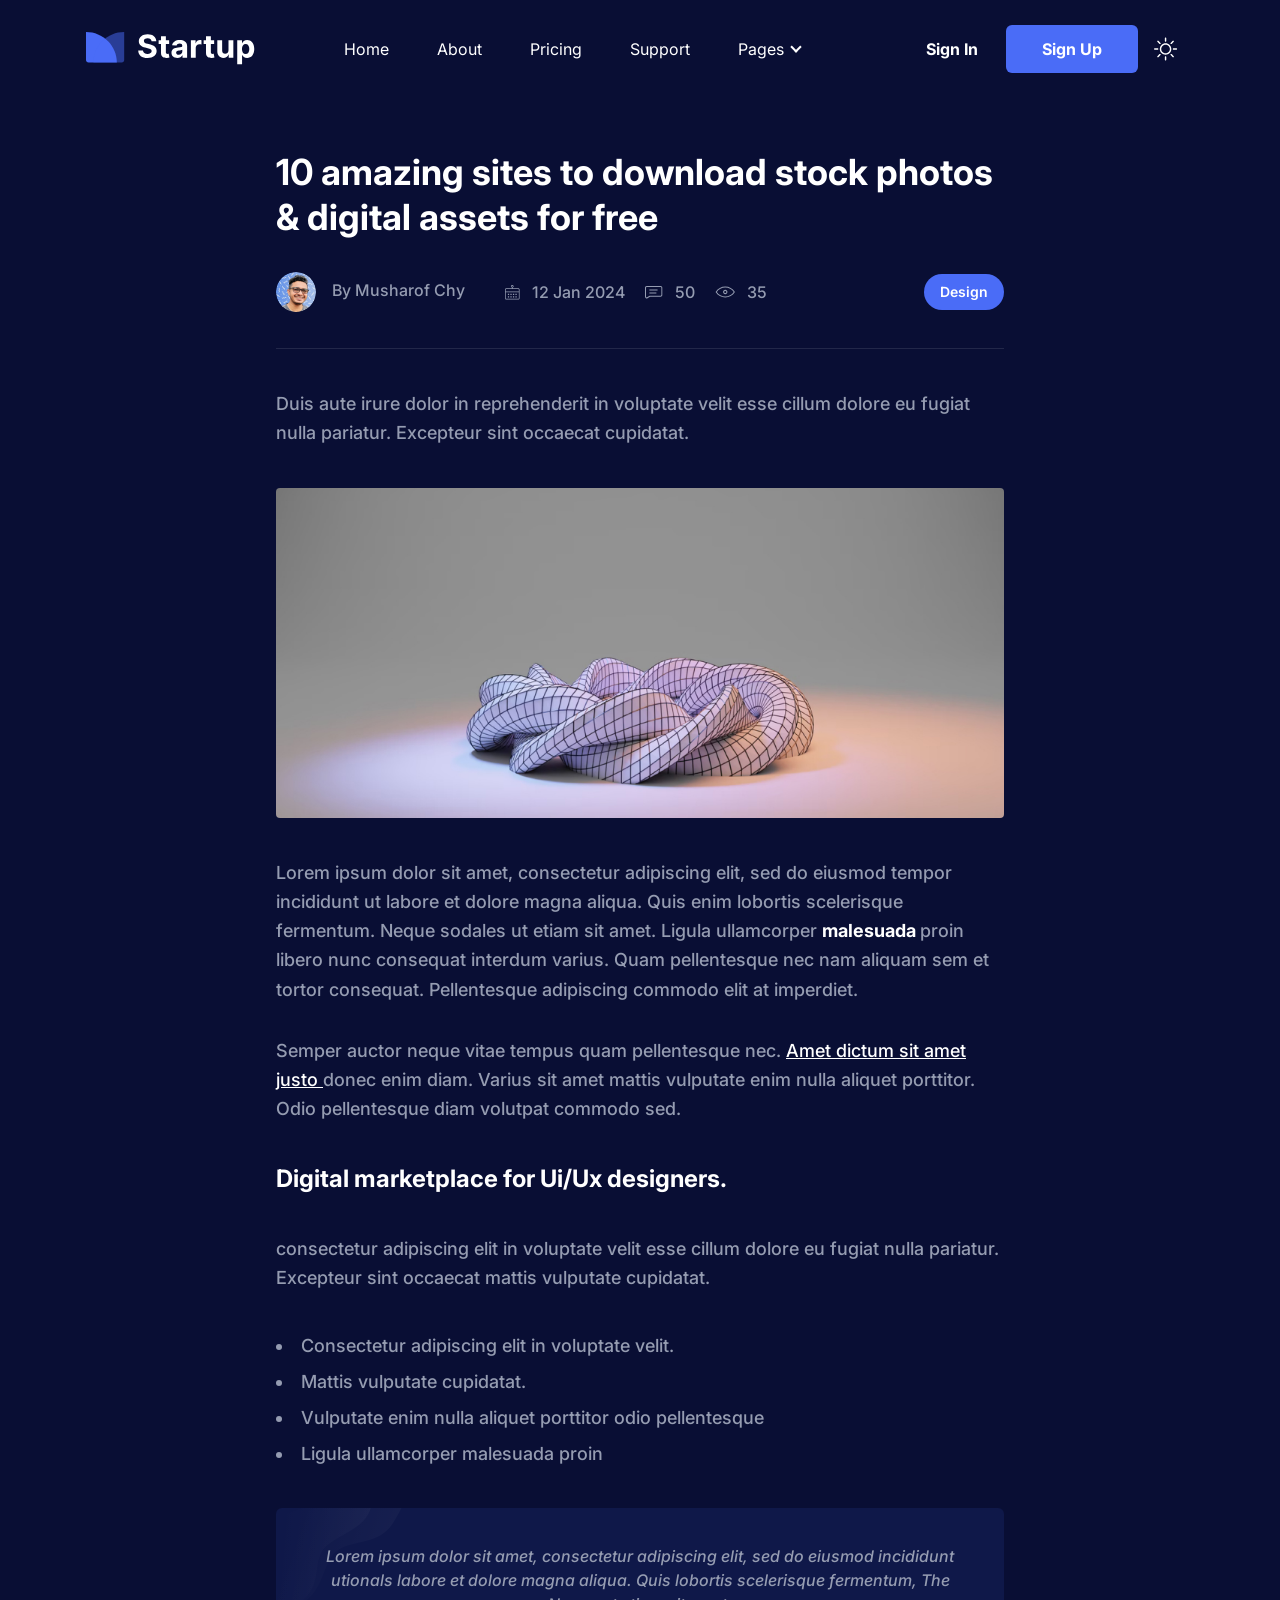
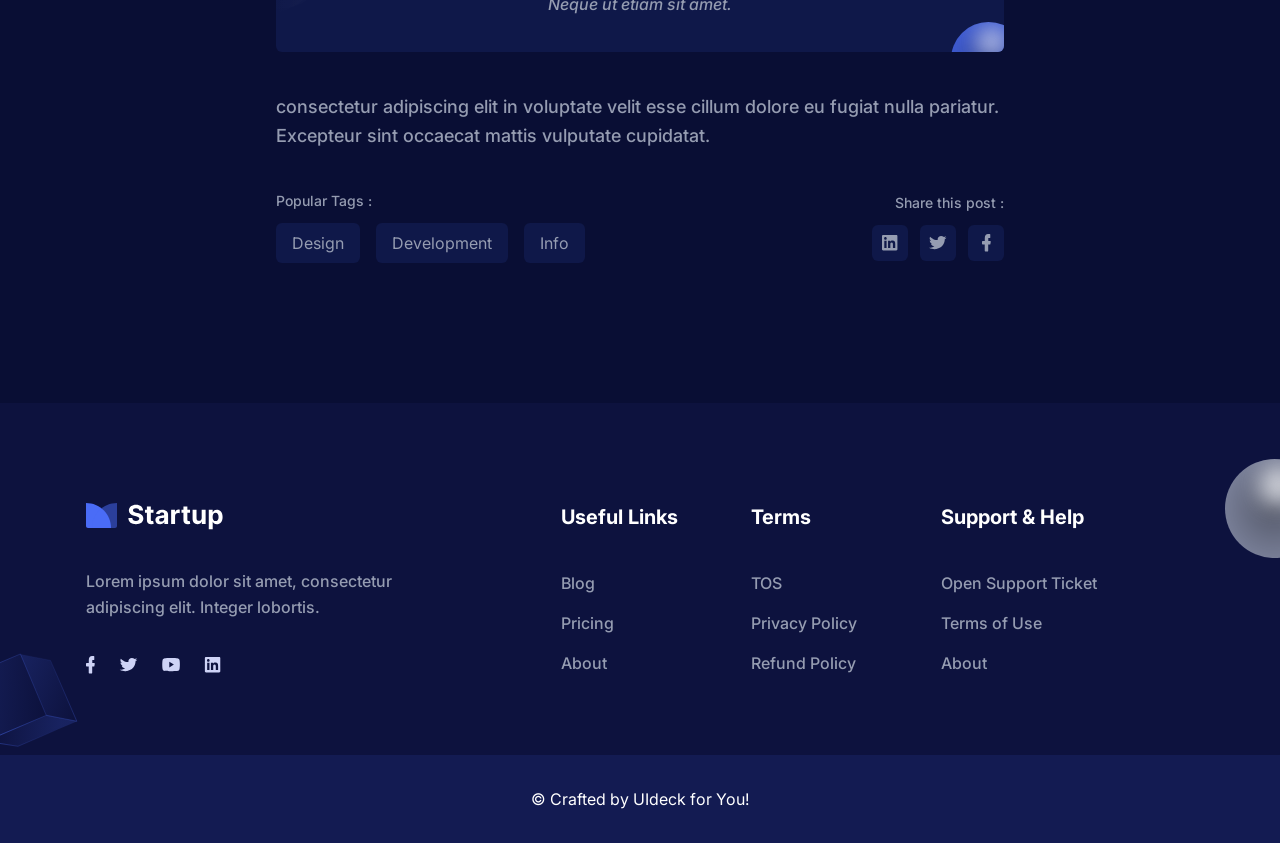
<file: startup-tailwind.preview.uideck.com/blog-details.html>
<!DOCTYPE html>
<html lang="en" class="dark">


<!-- Mirrored from startup-tailwind.preview.uideck.com/blog-details by HTTrack Website Copier/3.x [XR&CO'2014], Tue, 02 Jun 2026 09:11:26 GMT -->
<!-- Added by HTTrack --><meta http-equiv="content-type" content="text/html;charset=utf-8" /><!-- /Added by HTTrack -->
<head>
  <meta charset="UTF-8" />
  <meta http-equiv="X-UA-Compatible" content="IE=edge" />
  <meta name="viewport" content="width=device-width, initial-scale=1.0" />
  <title>Startup Tailwind CSS Template</title>
<link rel="icon" href="favicon.ico"><link href="style.css" rel="stylesheet"></head>

<body class="dark:bg-black">
  <!-- ====== Navbar Section Start -->
  <header class="header bg-transparent absolute top-0 left-0 z-40 w-full flex items-center">
    <div class="container">
      <div class="flex mx-[-16px] items-center justify-between relative">
        <div class="px-4 w-60 max-w-full">
          <a href="index.html" class="w-full block py-8 header-logo">
            <img src="images/logo-2.svg" alt="logo" class="w-full dark:hidden" />
            <img src="images/logo.svg" alt="logo" class="w-full hidden dark:block" />
          </a>
        </div>
        <div class="flex px-4 justify-between items-center w-full">
          <div>
            <button id="navbarToggler" aria-label="Mobile Menu"
              class="block absolute right-4 top-1/2 translate-y-[-50%] lg:hidden focus:ring-2 ring-primary px-3 py-[6px] rounded-lg">
              <span class="relative w-[30px] h-[2px] my-[6px] block bg-dark dark:bg-white"></span>
              <span class="relative w-[30px] h-[2px] my-[6px] block bg-dark dark:bg-white"></span>
              <span class="relative w-[30px] h-[2px] my-[6px] block bg-dark dark:bg-white"></span>
            </button>
            <nav id="navbarCollapse"
              class="absolute py-5 lg:py-0 lg:px-4 xl:px-6 bg-white dark:bg-dark lg:dark:bg-transparent lg:bg-transparent shadow-lg rounded-lg max-w-[250px] w-full lg:max-w-full lg:w-full right-4 top-full hidden lg:block lg:static lg:shadow-none">
              <ul class="block lg:flex">
                <li class="relative group">
                  <a href="index.html#home"
                    class="menu-scroll text-base text-dark dark:text-white group-hover:opacity-70 py-2 lg:py-6 lg:inline-flex lg:px-0 flex mx-8 lg:mr-0">
                    Home
                  </a>
                </li>
                <li class="relative group">
                  <a href="index.html#about"
                    class="menu-scroll text-base text-dark dark:text-white group-hover:opacity-70 py-2 lg:py-6 lg:inline-flex lg:px-0 flex mx-8 lg:mr-0 lg:ml-8 xl:ml-12">
                    About
                  </a>
                </li>
                <li class="relative group">
                  <a href="index.html#pricing"
                    class="menu-scroll text-base text-dark dark:text-white group-hover:opacity-70 py-2 lg:py-6 lg:inline-flex lg:px-0 flex mx-8 lg:mr-0 lg:ml-8 xl:ml-12">
                    Pricing
                  </a>
                </li>
                <li class="relative group">
                  <a href="index.html#contact"
                    class="menu-scroll text-base text-dark dark:text-white group-hover:opacity-70 py-2 lg:py-6 lg:inline-flex lg:px-0 flex mx-8 lg:mr-0 lg:ml-8 xl:ml-12">
                    Support
                  </a>
                </li>
                <li class="relative group submenu-item">
                  <a href="javascript:void(0)"
                    class="text-base text-dark dark:text-white group-hover:opacity-70 py-2 lg:py-6 lg:inline-flex lg:pl-0 lg:pr-4 flex mx-8 lg:mr-0 lg:ml-8 xl:ml-12 relative after:absolute after:w-2 after:h-2 after:border-b-2 after:border-r-2 after:border-current after:rotate-45 lg:after:right-0 after:right-1 after:top-1/2 after:translate-y-[-50%] after:mt-[-2px]">
                    Pages
                  </a>
                  <div
                    class="submenu hidden relative lg:absolute w-[250px] top-full lg:top-[110%] left-0 rounded-md lg:shadow-lg p-4 lg:block lg:opacity-0 lg:invisible group-hover:opacity-100 lg:group-hover:visible lg:group-hover:top-full bg-white dark:bg-dark transition-[top] duration-300">
                    <a href="about.html"
                      class="block text-sm rounded py-[10px] px-4 text-dark dark:text-white hover:opacity-70"> About
                      Page </a>

                    <a href="contact.html"
                      class="block text-sm rounded py-[10px] px-4 text-dark dark:text-white hover:opacity-70"> Contact
                      Page </a>
                    <a href="blog-grids.html"
                      class="block text-sm rounded py-[10px] px-4 text-dark dark:text-white hover:opacity-70"> Blog Grid
                      Page </a>
                    <a href="blog-sidebar.html"
                      class="block text-sm rounded py-[10px] px-4 text-dark dark:text-white hover:opacity-70"> Blog
                      Sidebar Page </a>
                    <a href="blog-details.html"
                      class="block text-sm rounded py-[10px] px-4 text-dark dark:text-white hover:opacity-70"> Blog
                      Details Page </a>
                    <a href="signin.html"
                      class="block text-sm rounded py-[10px] px-4 text-dark dark:text-white hover:opacity-70"> Sign In
                      Page </a>
                    <a href="signup.html"
                      class="block text-sm rounded py-[10px] px-4 text-dark dark:text-white hover:opacity-70"> Sign Up
                      Page </a>
                    <a href="404.html"
                      class="block text-sm rounded py-[10px] px-4 text-dark dark:text-white hover:opacity-70"> 404 Page
                    </a>
                  </div>
                </li>
              </ul>
            </nav>
          </div>
          <div class="flex justify-end items-center pr-16 lg:pr-0">
            <a href="signin.html"
              class="hidden md:block text-base font-bold text-dark dark:text-white hover:opacity-70 py-3 px-7"> Sign In
            </a>
            <a href="signup.html"
              class="hidden md:block text-base font-bold text-white bg-primary py-3 px-8 md:px-9 lg:px-6 xl:px-9 hover:shadow-signUp hover:bg-opacity-90 rounded-md transition ease-in-up duration-300">
              Sign Up
            </a>
            <div>
              <label for="darkToggler"
                class="cursor-pointer w-9 h-9 md:w-14 md:h-14 rounded-full flex items-center justify-center bg-gray-2 dark:bg-dark-bg text-black dark:text-white">
                <input type="checkbox" name="darkToggler" id="darkToggler" class="sr-only" aria-label="darkToggler" />
                <svg viewBox="0 0 23 23" class="stroke-current dark:hidden w-5 h-5 md:w-6 md:h-6" fill="none">
                  <path
                    d="M9.55078 1.5C5.80078 1.5 1.30078 5.25 1.30078 11.25C1.30078 17.25 5.80078 21.75 11.8008 21.75C17.8008 21.75 21.5508 17.25 21.5508 13.5C13.3008 18.75 4.30078 9.75 9.55078 1.5Z"
                    stroke-width="2" stroke-linecap="round" stroke-linejoin="round" />
                </svg>
                <svg viewBox="0 0 25 24" fill="none" xmlns="http://www.w3.org/2000/svg"
                  class="hidden dark:block w-5 h-5 md:w-6 md:h-6">
                  <mask id="path-1-inside-1_977:1934" fill="white">
                    <path
                      d="M12.0508 16.5C10.8573 16.5 9.71271 16.0259 8.8688 15.182C8.02489 14.3381 7.55078 13.1935 7.55078 12C7.55078 10.8065 8.02489 9.66193 8.8688 8.81802C9.71271 7.97411 10.8573 7.5 12.0508 7.5C13.2443 7.5 14.3888 7.97411 15.2328 8.81802C16.0767 9.66193 16.5508 10.8065 16.5508 12C16.5508 13.1935 16.0767 14.3381 15.2328 15.182C14.3888 16.0259 13.2443 16.5 12.0508 16.5ZM12.0508 18C13.6421 18 15.1682 17.3679 16.2934 16.2426C17.4186 15.1174 18.0508 13.5913 18.0508 12C18.0508 10.4087 17.4186 8.88258 16.2934 7.75736C15.1682 6.63214 13.6421 6 12.0508 6C10.4595 6 8.93336 6.63214 7.80814 7.75736C6.68292 8.88258 6.05078 10.4087 6.05078 12C6.05078 13.5913 6.68292 15.1174 7.80814 16.2426C8.93336 17.3679 10.4595 18 12.0508 18ZM12.0508 0C12.2497 0 12.4405 0.0790176 12.5811 0.21967C12.7218 0.360322 12.8008 0.551088 12.8008 0.75V3.75C12.8008 3.94891 12.7218 4.13968 12.5811 4.28033C12.4405 4.42098 12.2497 4.5 12.0508 4.5C11.8519 4.5 11.6611 4.42098 11.5205 4.28033C11.3798 4.13968 11.3008 3.94891 11.3008 3.75V0.75C11.3008 0.551088 11.3798 0.360322 11.5205 0.21967C11.6611 0.0790176 11.8519 0 12.0508 0V0ZM12.0508 19.5C12.2497 19.5 12.4405 19.579 12.5811 19.7197C12.7218 19.8603 12.8008 20.0511 12.8008 20.25V23.25C12.8008 23.4489 12.7218 23.6397 12.5811 23.7803C12.4405 23.921 12.2497 24 12.0508 24C11.8519 24 11.6611 23.921 11.5205 23.7803C11.3798 23.6397 11.3008 23.4489 11.3008 23.25V20.25C11.3008 20.0511 11.3798 19.8603 11.5205 19.7197C11.6611 19.579 11.8519 19.5 12.0508 19.5ZM24.0508 12C24.0508 12.1989 23.9718 12.3897 23.8311 12.5303C23.6905 12.671 23.4997 12.75 23.3008 12.75H20.3008C20.1019 12.75 19.9111 12.671 19.7705 12.5303C19.6298 12.3897 19.5508 12.1989 19.5508 12C19.5508 11.8011 19.6298 11.6103 19.7705 11.4697C19.9111 11.329 20.1019 11.25 20.3008 11.25H23.3008C23.4997 11.25 23.6905 11.329 23.8311 11.4697C23.9718 11.6103 24.0508 11.8011 24.0508 12ZM4.55078 12C4.55078 12.1989 4.47176 12.3897 4.33111 12.5303C4.19046 12.671 3.99969 12.75 3.80078 12.75H0.800781C0.601869 12.75 0.411103 12.671 0.270451 12.5303C0.129799 12.3897 0.0507813 12.1989 0.0507812 12C0.0507813 11.8011 0.129799 11.6103 0.270451 11.4697C0.411103 11.329 0.601869 11.25 0.800781 11.25H3.80078C3.99969 11.25 4.19046 11.329 4.33111 11.4697C4.47176 11.6103 4.55078 11.8011 4.55078 12ZM20.5363 3.5145C20.6769 3.65515 20.7559 3.84588 20.7559 4.04475C20.7559 4.24362 20.6769 4.43435 20.5363 4.575L18.4153 6.6975C18.3455 6.76713 18.2628 6.82235 18.1717 6.86C18.0806 6.89765 17.983 6.91699 17.8845 6.91692C17.6855 6.91678 17.4947 6.83758 17.354 6.69675C17.2844 6.62702 17.2292 6.54425 17.1915 6.45318C17.1539 6.36211 17.1345 6.26452 17.1346 6.16597C17.1348 5.96695 17.214 5.77613 17.3548 5.6355L19.4758 3.5145C19.6164 3.3739 19.8072 3.29491 20.006 3.29491C20.2049 3.29491 20.3956 3.3739 20.5363 3.5145ZM6.74678 17.304C6.88738 17.4446 6.96637 17.6354 6.96637 17.8342C6.96637 18.0331 6.88738 18.2239 6.74678 18.3645L4.62578 20.4855C4.48433 20.6221 4.29488 20.6977 4.09823 20.696C3.90158 20.6943 3.71347 20.6154 3.57442 20.4764C3.43536 20.3373 3.35648 20.1492 3.35478 19.9526C3.35307 19.7559 3.42866 19.5665 3.56528 19.425L5.68628 17.304C5.82693 17.1634 6.01766 17.0844 6.21653 17.0844C6.4154 17.0844 6.60614 17.1634 6.74678 17.304ZM20.5363 20.4855C20.3956 20.6261 20.2049 20.7051 20.006 20.7051C19.8072 20.7051 19.6164 20.6261 19.4758 20.4855L17.3548 18.3645C17.2182 18.223 17.1426 18.0336 17.1443 17.8369C17.146 17.6403 17.2249 17.4522 17.3639 17.3131C17.503 17.1741 17.6911 17.0952 17.8877 17.0935C18.0844 17.0918 18.2738 17.1674 18.4153 17.304L20.5363 19.425C20.6769 19.5656 20.7559 19.7564 20.7559 19.9552C20.7559 20.1541 20.6769 20.3449 20.5363 20.4855ZM6.74678 6.6975C6.60614 6.8381 6.4154 6.91709 6.21653 6.91709C6.01766 6.91709 5.82693 6.8381 5.68628 6.6975L3.56528 4.575C3.49365 4.50582 3.43651 4.42306 3.39721 4.33155C3.3579 4.24005 3.33721 4.14164 3.33634 4.04205C3.33548 3.94247 3.35445 3.84371 3.39216 3.75153C3.42988 3.65936 3.48557 3.57562 3.55598 3.5052C3.6264 3.43478 3.71014 3.37909 3.80232 3.34138C3.89449 3.30367 3.99325 3.2847 4.09283 3.28556C4.19242 3.28643 4.29083 3.30712 4.38233 3.34642C4.47384 3.38573 4.5566 3.44287 4.62578 3.5145L6.74678 5.6355C6.81663 5.70517 6.87204 5.78793 6.90985 5.87905C6.94766 5.97017 6.96712 6.06785 6.96712 6.1665C6.96712 6.26515 6.94766 6.36283 6.90985 6.45395C6.87204 6.54507 6.81663 6.62783 6.74678 6.6975Z" />
                  </mask>
                  <path
                    d="M12.0508 16.5C10.8573 16.5 9.71271 16.0259 8.8688 15.182C8.02489 14.3381 7.55078 13.1935 7.55078 12C7.55078 10.8065 8.02489 9.66193 8.8688 8.81802C9.71271 7.97411 10.8573 7.5 12.0508 7.5C13.2443 7.5 14.3888 7.97411 15.2328 8.81802C16.0767 9.66193 16.5508 10.8065 16.5508 12C16.5508 13.1935 16.0767 14.3381 15.2328 15.182C14.3888 16.0259 13.2443 16.5 12.0508 16.5ZM12.0508 18C13.6421 18 15.1682 17.3679 16.2934 16.2426C17.4186 15.1174 18.0508 13.5913 18.0508 12C18.0508 10.4087 17.4186 8.88258 16.2934 7.75736C15.1682 6.63214 13.6421 6 12.0508 6C10.4595 6 8.93336 6.63214 7.80814 7.75736C6.68292 8.88258 6.05078 10.4087 6.05078 12C6.05078 13.5913 6.68292 15.1174 7.80814 16.2426C8.93336 17.3679 10.4595 18 12.0508 18ZM12.0508 0C12.2497 0 12.4405 0.0790176 12.5811 0.21967C12.7218 0.360322 12.8008 0.551088 12.8008 0.75V3.75C12.8008 3.94891 12.7218 4.13968 12.5811 4.28033C12.4405 4.42098 12.2497 4.5 12.0508 4.5C11.8519 4.5 11.6611 4.42098 11.5205 4.28033C11.3798 4.13968 11.3008 3.94891 11.3008 3.75V0.75C11.3008 0.551088 11.3798 0.360322 11.5205 0.21967C11.6611 0.0790176 11.8519 0 12.0508 0V0ZM12.0508 19.5C12.2497 19.5 12.4405 19.579 12.5811 19.7197C12.7218 19.8603 12.8008 20.0511 12.8008 20.25V23.25C12.8008 23.4489 12.7218 23.6397 12.5811 23.7803C12.4405 23.921 12.2497 24 12.0508 24C11.8519 24 11.6611 23.921 11.5205 23.7803C11.3798 23.6397 11.3008 23.4489 11.3008 23.25V20.25C11.3008 20.0511 11.3798 19.8603 11.5205 19.7197C11.6611 19.579 11.8519 19.5 12.0508 19.5ZM24.0508 12C24.0508 12.1989 23.9718 12.3897 23.8311 12.5303C23.6905 12.671 23.4997 12.75 23.3008 12.75H20.3008C20.1019 12.75 19.9111 12.671 19.7705 12.5303C19.6298 12.3897 19.5508 12.1989 19.5508 12C19.5508 11.8011 19.6298 11.6103 19.7705 11.4697C19.9111 11.329 20.1019 11.25 20.3008 11.25H23.3008C23.4997 11.25 23.6905 11.329 23.8311 11.4697C23.9718 11.6103 24.0508 11.8011 24.0508 12ZM4.55078 12C4.55078 12.1989 4.47176 12.3897 4.33111 12.5303C4.19046 12.671 3.99969 12.75 3.80078 12.75H0.800781C0.601869 12.75 0.411103 12.671 0.270451 12.5303C0.129799 12.3897 0.0507813 12.1989 0.0507812 12C0.0507813 11.8011 0.129799 11.6103 0.270451 11.4697C0.411103 11.329 0.601869 11.25 0.800781 11.25H3.80078C3.99969 11.25 4.19046 11.329 4.33111 11.4697C4.47176 11.6103 4.55078 11.8011 4.55078 12ZM20.5363 3.5145C20.6769 3.65515 20.7559 3.84588 20.7559 4.04475C20.7559 4.24362 20.6769 4.43435 20.5363 4.575L18.4153 6.6975C18.3455 6.76713 18.2628 6.82235 18.1717 6.86C18.0806 6.89765 17.983 6.91699 17.8845 6.91692C17.6855 6.91678 17.4947 6.83758 17.354 6.69675C17.2844 6.62702 17.2292 6.54425 17.1915 6.45318C17.1539 6.36211 17.1345 6.26452 17.1346 6.16597C17.1348 5.96695 17.214 5.77613 17.3548 5.6355L19.4758 3.5145C19.6164 3.3739 19.8072 3.29491 20.006 3.29491C20.2049 3.29491 20.3956 3.3739 20.5363 3.5145ZM6.74678 17.304C6.88738 17.4446 6.96637 17.6354 6.96637 17.8342C6.96637 18.0331 6.88738 18.2239 6.74678 18.3645L4.62578 20.4855C4.48433 20.6221 4.29488 20.6977 4.09823 20.696C3.90158 20.6943 3.71347 20.6154 3.57442 20.4764C3.43536 20.3373 3.35648 20.1492 3.35478 19.9526C3.35307 19.7559 3.42866 19.5665 3.56528 19.425L5.68628 17.304C5.82693 17.1634 6.01766 17.0844 6.21653 17.0844C6.4154 17.0844 6.60614 17.1634 6.74678 17.304ZM20.5363 20.4855C20.3956 20.6261 20.2049 20.7051 20.006 20.7051C19.8072 20.7051 19.6164 20.6261 19.4758 20.4855L17.3548 18.3645C17.2182 18.223 17.1426 18.0336 17.1443 17.8369C17.146 17.6403 17.2249 17.4522 17.3639 17.3131C17.503 17.1741 17.6911 17.0952 17.8877 17.0935C18.0844 17.0918 18.2738 17.1674 18.4153 17.304L20.5363 19.425C20.6769 19.5656 20.7559 19.7564 20.7559 19.9552C20.7559 20.1541 20.6769 20.3449 20.5363 20.4855ZM6.74678 6.6975C6.60614 6.8381 6.4154 6.91709 6.21653 6.91709C6.01766 6.91709 5.82693 6.8381 5.68628 6.6975L3.56528 4.575C3.49365 4.50582 3.43651 4.42306 3.39721 4.33155C3.3579 4.24005 3.33721 4.14164 3.33634 4.04205C3.33548 3.94247 3.35445 3.84371 3.39216 3.75153C3.42988 3.65936 3.48557 3.57562 3.55598 3.5052C3.6264 3.43478 3.71014 3.37909 3.80232 3.34138C3.89449 3.30367 3.99325 3.2847 4.09283 3.28556C4.19242 3.28643 4.29083 3.30712 4.38233 3.34642C4.47384 3.38573 4.5566 3.44287 4.62578 3.5145L6.74678 5.6355C6.81663 5.70517 6.87204 5.78793 6.90985 5.87905C6.94766 5.97017 6.96712 6.06785 6.96712 6.1665C6.96712 6.26515 6.94766 6.36283 6.90985 6.45395C6.87204 6.54507 6.81663 6.62783 6.74678 6.6975Z"
                    fill="black" stroke="white" stroke-width="2" mask="url(#path-1-inside-1_977:1934)" />
                </svg>
              </label>
            </div>
          </div>
        </div>
      </div>
    </div>
  </header>
  <!-- ====== Navbar Section End -->

  <!-- ====== Blog Section Start -->
  <section class="pt-[150px] pb-[120px]">
    <div class="container">
      <div class="flex flex-wrap justify-center mx-[-16px]">
        <div class="w-full lg:w-8/12 px-4">
          <div>
            <h2 class="font-bold text-black dark:text-white text-3xl sm:text-4xl leading-tight sm:leading-tight mb-8">
              10 amazing sites to download stock photos & digital assets for free
            </h2>
            <div
              class="flex flex-wrap items-center justify-between pb-4 mb-10 border-b border-body-color border-opacity-10 dark:border-white dark:border-opacity-10">
              <div class="flex flex-wrap items-center">
                <div class="flex items-center mr-10 mb-5">
                  <div class="max-w-[40px] w-full h-[40px] rounded-full overflow-hidden mr-4">
                    <img src="images/author-02.png" alt="author" class="w-full" />
                  </div>
                  <div class="w-full">
                    <h4 class="text-base font-medium text-body-color mb-1">
                      By
                      <a href="javascript:void(0)" class="text-body-color hover:text-primary"> Musharof Chy </a>
                    </h4>
                  </div>
                </div>
                <div class="flex items-center mb-5">
                  <p class="flex items-center text-base text-body-color font-medium mr-5">
                    <span class="mr-3">
                      <svg width="15" height="15" viewBox="0 0 15 15" class="fill-current">
                        <path
                          d="M3.89531 8.67529H3.10666C2.96327 8.67529 2.86768 8.77089 2.86768 8.91428V9.67904C2.86768 9.82243 2.96327 9.91802 3.10666 9.91802H3.89531C4.03871 9.91802 4.1343 9.82243 4.1343 9.67904V8.91428C4.1343 8.77089 4.03871 8.67529 3.89531 8.67529Z" />
                        <path
                          d="M6.429 8.67529H5.64035C5.49696 8.67529 5.40137 8.77089 5.40137 8.91428V9.67904C5.40137 9.82243 5.49696 9.91802 5.64035 9.91802H6.429C6.57239 9.91802 6.66799 9.82243 6.66799 9.67904V8.91428C6.66799 8.77089 6.5485 8.67529 6.429 8.67529Z" />
                        <path
                          d="M8.93828 8.67529H8.14963C8.00624 8.67529 7.91064 8.77089 7.91064 8.91428V9.67904C7.91064 9.82243 8.00624 9.91802 8.14963 9.91802H8.93828C9.08167 9.91802 9.17727 9.82243 9.17727 9.67904V8.91428C9.17727 8.77089 9.08167 8.67529 8.93828 8.67529Z" />
                        <path
                          d="M11.4715 8.67529H10.6828C10.5394 8.67529 10.4438 8.77089 10.4438 8.91428V9.67904C10.4438 9.82243 10.5394 9.91802 10.6828 9.91802H11.4715C11.6149 9.91802 11.7105 9.82243 11.7105 9.67904V8.91428C11.7105 8.77089 11.591 8.67529 11.4715 8.67529Z" />
                        <path
                          d="M3.89531 11.1606H3.10666C2.96327 11.1606 2.86768 11.2562 2.86768 11.3996V12.1644C2.86768 12.3078 2.96327 12.4034 3.10666 12.4034H3.89531C4.03871 12.4034 4.1343 12.3078 4.1343 12.1644V11.3996C4.1343 11.2562 4.03871 11.1606 3.89531 11.1606Z" />
                        <path
                          d="M6.429 11.1606H5.64035C5.49696 11.1606 5.40137 11.2562 5.40137 11.3996V12.1644C5.40137 12.3078 5.49696 12.4034 5.64035 12.4034H6.429C6.57239 12.4034 6.66799 12.3078 6.66799 12.1644V11.3996C6.66799 11.2562 6.5485 11.1606 6.429 11.1606Z" />
                        <path
                          d="M8.93828 11.1606H8.14963C8.00624 11.1606 7.91064 11.2562 7.91064 11.3996V12.1644C7.91064 12.3078 8.00624 12.4034 8.14963 12.4034H8.93828C9.08167 12.4034 9.17727 12.3078 9.17727 12.1644V11.3996C9.17727 11.2562 9.08167 11.1606 8.93828 11.1606Z" />
                        <path
                          d="M11.4715 11.1606H10.6828C10.5394 11.1606 10.4438 11.2562 10.4438 11.3996V12.1644C10.4438 12.3078 10.5394 12.4034 10.6828 12.4034H11.4715C11.6149 12.4034 11.7105 12.3078 11.7105 12.1644V11.3996C11.7105 11.2562 11.591 11.1606 11.4715 11.1606Z" />
                        <path
                          d="M13.2637 3.3697H7.64754V2.58105C8.19721 2.43765 8.62738 1.91189 8.62738 1.31442C8.62738 0.597464 8.02992 0 7.28906 0C6.54821 0 5.95074 0.597464 5.95074 1.31442C5.95074 1.91189 6.35702 2.41376 6.93058 2.58105V3.3697H1.31442C0.597464 3.3697 0 3.96716 0 4.68412V13.2637C0 13.9807 0.597464 14.5781 1.31442 14.5781H13.2637C13.9807 14.5781 14.5781 13.9807 14.5781 13.2637V4.68412C14.5781 3.96716 13.9807 3.3697 13.2637 3.3697ZM6.6677 1.31442C6.6677 0.979841 6.93058 0.716957 7.28906 0.716957C7.62364 0.716957 7.91042 0.979841 7.91042 1.31442C7.91042 1.649 7.64754 1.91189 7.28906 1.91189C6.95448 1.91189 6.6677 1.6251 6.6677 1.31442ZM1.31442 4.08665H13.2637C13.5983 4.08665 13.8612 4.34954 13.8612 4.68412V6.45261H0.716957V4.68412C0.716957 4.34954 0.979841 4.08665 1.31442 4.08665ZM13.2637 13.8612H1.31442C0.979841 13.8612 0.716957 13.5983 0.716957 13.2637V7.16957H13.8612V13.2637C13.8612 13.5983 13.5983 13.8612 13.2637 13.8612Z" />
                      </svg>
                    </span>
                    12 Jan 2024
                  </p>
                  <p class="flex items-center text-base text-body-color font-medium mr-5">
                    <span class="mr-3">
                      <svg width="18" height="13" viewBox="0 0 18 13" class="fill-current">
                        <path
                          d="M15.6375 0H1.6875C0.759375 0 0 0.759375 0 1.6875V10.6875C0 11.3062 0.309375 11.8406 0.84375 12.15C1.09687 12.2906 1.40625 12.375 1.6875 12.375C1.96875 12.375 2.25 12.2906 2.53125 12.15L5.00625 10.7156C5.11875 10.6594 5.23125 10.6312 5.34375 10.6312H15.6094C16.5375 10.6312 17.2969 9.87187 17.2969 8.94375V1.6875C17.325 0.759375 16.5656 0 15.6375 0ZM16.3406 8.94375C16.3406 9.3375 16.0312 9.64687 15.6375 9.64687H5.37187C5.09062 9.64687 4.78125 9.73125 4.52812 9.87187L2.05313 11.3063C1.82812 11.4187 1.575 11.4187 1.35 11.3063C1.125 11.1938 1.0125 10.9688 1.0125 10.7156V1.6875C1.0125 1.29375 1.32188 0.984375 1.71563 0.984375H15.6656C16.0594 0.984375 16.3687 1.29375 16.3687 1.6875V8.94375H16.3406Z" />
                        <path
                          d="M12.2342 3.375H4.69668C4.41543 3.375 4.19043 3.6 4.19043 3.88125C4.19043 4.1625 4.41543 4.3875 4.69668 4.3875H12.2623C12.5435 4.3875 12.7685 4.1625 12.7685 3.88125C12.7685 3.6 12.5154 3.375 12.2342 3.375Z" />
                        <path
                          d="M11.0529 6.55322H4.69668C4.41543 6.55322 4.19043 6.77822 4.19043 7.05947C4.19043 7.34072 4.41543 7.56572 4.69668 7.56572H11.0811C11.3623 7.56572 11.5873 7.34072 11.5873 7.05947C11.5873 6.77822 11.3342 6.55322 11.0529 6.55322Z" />
                      </svg>
                    </span>
                    50
                  </p>
                  <p class="flex items-center text-base text-body-color font-medium">
                    <span class="mr-3">
                      <svg width="20" height="12" viewBox="0 0 20 12" class="fill-current">
                        <path
                          d="M10.2559 3.8125C9.03711 3.8125 8.06836 4.8125 8.06836 6C8.06836 7.1875 9.06836 8.1875 10.2559 8.1875C11.4434 8.1875 12.4434 7.1875 12.4434 6C12.4434 4.8125 11.4746 3.8125 10.2559 3.8125ZM10.2559 7.09375C9.66211 7.09375 9.16211 6.59375 9.16211 6C9.16211 5.40625 9.66211 4.90625 10.2559 4.90625C10.8496 4.90625 11.3496 5.40625 11.3496 6C11.3496 6.59375 10.8496 7.09375 10.2559 7.09375Z" />
                        <path
                          d="M19.7559 5.625C17.6934 2.375 14.1309 0.4375 10.2559 0.4375C6.38086 0.4375 2.81836 2.375 0.755859 5.625C0.630859 5.84375 0.630859 6.125 0.755859 6.34375C2.81836 9.59375 6.38086 11.5312 10.2559 11.5312C14.1309 11.5312 17.6934 9.59375 19.7559 6.34375C19.9121 6.125 19.9121 5.84375 19.7559 5.625ZM10.2559 10.4375C6.84961 10.4375 3.69336 8.78125 1.81836 5.96875C3.69336 3.1875 6.84961 1.53125 10.2559 1.53125C13.6621 1.53125 16.8184 3.1875 18.6934 5.96875C16.8184 8.78125 13.6621 10.4375 10.2559 10.4375Z" />
                      </svg>
                    </span>
                    35
                  </p>
                </div>
              </div>
              <div class="mb-5">
                <span
                  class="bg-primary rounded-full inline-flex items-center justify-center py-2 px-4 font-semibold text-sm text-white">
                  Design </span>
              </div>
            </div>
            <div>
              <p
                class="font-medium text-body-color text-base sm:text-lg lg:text-base xl:text-lg sm:leading-relaxed lg:leading-relaxed xl:leading-relaxed leading-relaxed mb-10">
                Duis aute irure dolor in reprehenderit in voluptate velit esse cillum dolore eu fugiat nulla pariatur.
                Excepteur sint occaecat cupidatat.
              </p>
              <div class="w-full rounded overflow-hidden mb-10">
                <img src="images/blog-details-02.jpg" alt="image"
                  class="w-full h-full object-cover object-center" />
              </div>
              <p
                class="font-medium text-body-color text-base sm:text-lg lg:text-base xl:text-lg sm:leading-relaxed lg:leading-relaxed xl:leading-relaxed leading-relaxed mb-8">
                Lorem ipsum dolor sit amet, consectetur adipiscing elit, sed do eiusmod tempor incididunt ut labore et
                dolore magna aliqua. Quis enim lobortis scelerisque fermentum. Neque sodales ut
                etiam sit amet. Ligula ullamcorper
                <strong class="text-primary dark:text-white"> malesuada </strong>
                proin libero nunc consequat interdum varius. Quam pellentesque nec nam aliquam sem et tortor consequat.
                Pellentesque adipiscing commodo elit at imperdiet.
              </p>
              <p
                class="font-medium text-body-color text-base sm:text-lg lg:text-base xl:text-lg sm:leading-relaxed lg:leading-relaxed xl:leading-relaxed leading-relaxed mb-10">
                Semper auctor neque vitae tempus quam pellentesque nec.
                <span class="text-primary dark:text-white underline"> Amet dictum sit amet justo </span>
                donec enim diam. Varius sit amet mattis vulputate enim nulla aliquet porttitor. Odio pellentesque diam
                volutpat commodo sed.
              </p>
              <h3
                class="font-bold text-black dark:text-white font-xl sm:text-2xl lg:text-xl xl:text-2xl leading-tight sm:leading-tight lg:leading-tight xl:leading-tight mb-10">
                Digital marketplace for Ui/Ux designers.
              </h3>
              <p
                class="font-medium text-body-color text-base sm:text-lg lg:text-base xl:text-lg sm:leading-relaxed lg:leading-relaxed xl:leading-relaxed leading-relaxed mb-10">
                consectetur adipiscing elit in voluptate velit esse cillum dolore eu fugiat nulla pariatur. Excepteur
                sint occaecat mattis vulputate cupidatat.
              </p>
              <ul class="list-disc list-inside text-body-color mb-10">
                <li class="font-medium text-body-color text-base sm:text-lg lg:text-base xl:text-lg mb-2">Consectetur
                  adipiscing elit in voluptate velit.</li>
                <li class="font-medium text-body-color text-base sm:text-lg lg:text-base xl:text-lg mb-2">Mattis
                  vulputate cupidatat.</li>
                <li class="font-medium text-body-color text-base sm:text-lg lg:text-base xl:text-lg mb-2">Vulputate enim
                  nulla aliquet porttitor odio pellentesque</li>
                <li class="font-medium text-body-color text-base sm:text-lg lg:text-base xl:text-lg mb-2">Ligula
                  ullamcorper malesuada proin</li>
              </ul>
              <div
                class="rounded-md overflow-hidden p-8 md:p-9 lg:p-8 xl:p-9 bg-primary bg-opacity-10 relative z-10 mb-10">
                <p class="text-center text-base text-body-color italic font-medium">
                  Lorem ipsum dolor sit amet, consectetur adipiscing elit, sed do eiusmod incididunt utionals labore et
                  dolore magna aliqua. Quis lobortis scelerisque fermentum, The Neque ut etiam
                  sit amet.
                </p>
                <span class="absolute left-0 top-0 z-[-1]">
                  <svg width="132" height="109" viewBox="0 0 132 109" fill="none" xmlns="http://www.w3.org/2000/svg">
                    <path opacity="0.5"
                      d="M33.0354 90.11C19.9851 102.723 -3.75916 101.834 -14 99.8125V-15H132C131.456 -12.4396 127.759 -2.95278 117.318 14.5117C104.268 36.3422 78.7114 31.8952 63.2141 41.1934C47.7169 50.4916 49.3482 74.3435 33.0354 90.11Z"
                      fill="url(#paint0_linear_111:606)" />
                    <path opacity="0.5"
                      d="M33.3654 85.0768C24.1476 98.7862 1.19876 106.079 -9.12343 108.011L-38.876 22.9988L100.816 -25.8905C100.959 -23.8126 99.8798 -15.5499 94.4164 0.87754C87.5871 21.4119 61.9822 26.677 49.5641 38.7512C37.146 50.8253 44.8877 67.9401 33.3654 85.0768Z"
                      fill="url(#paint1_linear_111:606)" />
                    <defs>
                      <linearGradient id="paint0_linear_111:606" x1="94.7523" y1="82.0246" x2="8.40951" y2="52.0609"
                        gradientUnits="userSpaceOnUse">
                        <stop stop-color="white" stop-opacity="0.06" />
                        <stop offset="1" stop-color="white" stop-opacity="0" />
                      </linearGradient>
                      <linearGradient id="paint1_linear_111:606" x1="90.3206" y1="58.4236" x2="1.16149" y2="50.8365"
                        gradientUnits="userSpaceOnUse">
                        <stop stop-color="white" stop-opacity="0.06" />
                        <stop offset="1" stop-color="white" stop-opacity="0" />
                      </linearGradient>
                    </defs>
                  </svg>
                </span>
                <span class="absolute right-0 bottom-0 z-[-1]">
                  <svg width="53" height="30" viewBox="0 0 53 30" fill="none" xmlns="http://www.w3.org/2000/svg">
                    <circle opacity="0.8" cx="37.5" cy="37.5" r="37.5" fill="#4A6CF7" />
                    <mask id="mask0_111:596" style="mask-type: alpha" maskUnits="userSpaceOnUse" x="0" y="0" width="75"
                      height="75">
                      <circle opacity="0.8" cx="37.5" cy="37.5" r="37.5" fill="#4A6CF7" />
                    </mask>
                    <g mask="url(#mask0_111:596)">
                      <circle opacity="0.8" cx="37.5" cy="37.5" r="37.5" fill="url(#paint0_radial_111:596)" />
                      <g opacity="0.8" filter="url(#filter0_f_111:596)">
                        <circle cx="40.8089" cy="19.853" r="15.4412" fill="white" />
                      </g>
                    </g>
                    <defs>
                      <filter id="filter0_f_111:596" x="4.36768" y="-16.5881" width="72.8823" height="72.8823"
                        filterUnits="userSpaceOnUse" color-interpolation-filters="sRGB">
                        <feFlood flood-opacity="0" result="BackgroundImageFix" />
                        <feBlend mode="normal" in="SourceGraphic" in2="BackgroundImageFix" result="shape" />
                        <feGaussianBlur stdDeviation="10.5" result="effect1_foregroundBlur_111:596" />
                      </filter>
                      <radialGradient id="paint0_radial_111:596" cx="0" cy="0" r="1" gradientUnits="userSpaceOnUse"
                        gradientTransform="translate(37.5 37.5) rotate(90) scale(40.2574)">
                        <stop stop-opacity="0.47" />
                        <stop offset="1" stop-opacity="0" />
                      </radialGradient>
                    </defs>
                  </svg>
                </span>
              </div>
              <p
                class="font-medium text-body-color text-base sm:text-lg lg:text-base xl:text-lg sm:leading-relaxed lg:leading-relaxed xl:leading-relaxed leading-relaxed mb-10">
                consectetur adipiscing elit in voluptate velit esse cillum dolore eu fugiat nulla pariatur. Excepteur
                sint occaecat mattis vulputate cupidatat.
              </p>
              <div class="sm:flex items-center justify-between">
                <div class="mb-5">
                  <h5 class="font-medium text-body-color text-sm mb-3">Popular Tags :</h5>
                  <div class="flex items-center">
                    <a href="javascript:void(0)"
                      class="inline-flex items-center justify-center py-2 px-4 mr-4 rounded-md bg-primary bg-opacity-10 text-body-color hover:bg-opacity-100 hover:text-white">
                      Design
                    </a>
                    <a href="javascript:void(0)"
                      class="inline-flex items-center justify-center py-2 px-4 mr-4 rounded-md bg-primary bg-opacity-10 text-body-color hover:bg-opacity-100 hover:text-white">
                      Development
                    </a>
                    <a href="javascript:void(0)"
                      class="inline-flex items-center justify-center py-2 px-4 mr-4 rounded-md bg-primary bg-opacity-10 text-body-color hover:bg-opacity-100 hover:text-white">
                      Info
                    </a>
                  </div>
                </div>
                <div class="mb-5">
                  <h5 class="font-medium text-body-color text-sm sm:text-right mb-3">Share this post :</h5>
                  <div class="flex items-center sm:justify-end">
                    <a href="javascript:void(0)"
                      class="inline-flex items-center justify-center w-9 h-9 sm:ml-3 rounded-md bg-primary bg-opacity-10 text-body-color hover:bg-opacity-100 hover:text-white">
                      <svg width="16" height="16" viewBox="0 0 16 16" class="fill-current">
                        <path
                          d="M14.3442 0H1.12455C0.499798 0 0 0.497491 0 1.11936V14.3029C0 14.8999 0.499798 15.4222 1.12455 15.4222H14.2942C14.919 15.4222 15.4188 14.9247 15.4188 14.3029V1.09448C15.4688 0.497491 14.969 0 14.3442 0ZM4.57316 13.1089H2.29907V5.7709H4.57316V13.1089ZM3.42362 4.75104C2.67392 4.75104 2.09915 4.15405 2.09915 3.43269C2.09915 2.71133 2.69891 2.11434 3.42362 2.11434C4.14833 2.11434 4.74809 2.71133 4.74809 3.43269C4.74809 4.15405 4.19831 4.75104 3.42362 4.75104ZM13.1947 13.1089H10.9206V9.55183C10.9206 8.7061 10.8956 7.58674 9.72108 7.58674C8.52156 7.58674 8.34663 8.53198 8.34663 9.47721V13.1089H6.07255V5.7709H8.29665V6.79076H8.32164C8.64651 6.19377 9.37122 5.59678 10.4958 5.59678C12.8198 5.59678 13.2447 7.08925 13.2447 9.12897V13.1089H13.1947Z" />
                      </svg>
                    </a>
                    <a href="javascript:void(0)"
                      class="inline-flex items-center justify-center w-9 h-9 ml-3 rounded-md bg-primary bg-opacity-10 text-body-color hover:bg-opacity-100 hover:text-white">
                      <svg width="18" height="14" viewBox="0 0 18 14" class="fill-current">
                        <path
                          d="M15.5524 2.26027L16.625 1.0274C16.9355 0.693493 17.0202 0.436644 17.0484 0.308219C16.2016 0.770548 15.4113 0.924658 14.9032 0.924658H14.7056L14.5927 0.821918C13.9153 0.282534 13.0685 0 12.1653 0C10.1895 0 8.6371 1.48973 8.6371 3.21062C8.6371 3.31336 8.6371 3.46747 8.66532 3.57021L8.75 4.0839L8.15726 4.05822C4.54435 3.95548 1.58065 1.13014 1.10081 0.642123C0.310484 1.92637 0.762097 3.15925 1.24194 3.92979L2.20161 5.36815L0.677419 4.5976C0.705645 5.67637 1.15726 6.52397 2.03226 7.14041L2.79435 7.65411L2.03226 7.93665C2.5121 9.24658 3.58468 9.78596 4.375 9.99144L5.41935 10.2483L4.43145 10.8647C2.85081 11.8921 0.875 11.8151 0 11.738C1.77823 12.8682 3.89516 13.125 5.3629 13.125C6.46371 13.125 7.28226 13.0223 7.47984 12.9452C15.3831 11.25 15.75 4.82877 15.75 3.54452V3.36473L15.9194 3.26199C16.879 2.44007 17.2742 2.00342 17.5 1.74658C17.4153 1.77226 17.3024 1.82363 17.1895 1.84932L15.5524 2.26027Z" />
                      </svg>
                    </a>
                    <a href="javascript:void(0)"
                      class="inline-flex items-center justify-center w-9 h-9 ml-3 rounded-md bg-primary bg-opacity-10 text-body-color hover:bg-opacity-100 hover:text-white">
                      <svg width="9" height="18" viewBox="0 0 9 18" class="fill-current">
                        <path
                          d="M8.13643 7H6.78036H6.29605V6.43548V4.68548V4.12097H6.78036H7.79741C8.06378 4.12097 8.28172 3.89516 8.28172 3.55645V0.564516C8.28172 0.254032 8.088 0 7.79741 0H6.02968C4.11665 0 2.78479 1.58064 2.78479 3.92339V6.37903V6.94355H2.30048H0.65382C0.314802 6.94355 0 7.25403 0 7.70564V9.7379C0 10.1331 0.266371 10.5 0.65382 10.5H2.25205H2.73636V11.0645V16.7379C2.73636 17.1331 3.00273 17.5 3.39018 17.5H5.66644C5.81174 17.5 5.93281 17.4153 6.02968 17.3024C6.12654 17.1895 6.19919 16.9919 6.19919 16.8226V11.0927V10.5282H6.70771H7.79741C8.11222 10.5282 8.35437 10.3024 8.4028 9.96371V9.93548V9.90726L8.74182 7.95968C8.76604 7.7621 8.74182 7.53629 8.59653 7.31048C8.54809 7.16935 8.33016 7.02823 8.13643 7Z" />
                      </svg>
                    </a>
                  </div>
                </div>
              </div>
            </div>
          </div>
        </div>
      </div>
    </div>
  </section>
  <!-- ====== Blog Section End -->

  <!-- ====== Footer Section Start -->
  <footer class="relative z-10 bg-primary bg-opacity-5 pt-[100px] wow fadeInUp" data-wow-delay=".1s">
    <div class="container">
      <div class="flex flex-wrap mx-[-16px]">
        <div class="w-full md:w-1/2 lg:w-4/12 xl:w-5/12 px-4">
          <div class="mb-16 max-w-[360px]">
            <a href="index.html" class="inline-block mb-8">
              <img src="images/logo-2.svg" alt="logo" class="w-full dark:hidden" />
              <img src="images/logo.svg" alt="logo" class="w-full hidden dark:block" />
            </a>
            <p class="text-body-color text-base font-medium leading-relaxed mb-9">Lorem ipsum dolor sit amet,
              consectetur adipiscing elit. Integer lobortis.</p>
            <div class="flex items-center">
              <a href="javascript:void(0)" aria-label="social-link" class="text-[#CED3F6] hover:text-primary mr-6">
                <svg width="9" height="18" viewBox="0 0 9 18" class="fill-current">
                  <path
                    d="M8.13643 7H6.78036H6.29605V6.43548V4.68548V4.12097H6.78036H7.79741C8.06378 4.12097 8.28172 3.89516 8.28172 3.55645V0.564516C8.28172 0.254032 8.088 0 7.79741 0H6.02968C4.11665 0 2.78479 1.58064 2.78479 3.92339V6.37903V6.94355H2.30048H0.65382C0.314802 6.94355 0 7.25403 0 7.70564V9.7379C0 10.1331 0.266371 10.5 0.65382 10.5H2.25205H2.73636V11.0645V16.7379C2.73636 17.1331 3.00273 17.5 3.39018 17.5H5.66644C5.81174 17.5 5.93281 17.4153 6.02968 17.3024C6.12654 17.1895 6.19919 16.9919 6.19919 16.8226V11.0927V10.5282H6.70771H7.79741C8.11222 10.5282 8.35437 10.3024 8.4028 9.96371V9.93548V9.90726L8.74182 7.95968C8.76604 7.7621 8.74182 7.53629 8.59653 7.31048C8.54809 7.16935 8.33016 7.02823 8.13643 7Z" />
                </svg>
              </a>
              <a href="javascript:void(0)" aria-label="social-link" class="text-[#CED3F6] hover:text-primary mr-6">
                <svg width="19" height="14" viewBox="0 0 19 14" class="fill-current">
                  <path
                    d="M16.3024 2.26027L17.375 1.0274C17.6855 0.693493 17.7702 0.436644 17.7984 0.308219C16.9516 0.770548 16.1613 0.924658 15.6532 0.924658H15.4556L15.3427 0.821918C14.6653 0.282534 13.8185 0 12.9153 0C10.9395 0 9.3871 1.48973 9.3871 3.21062C9.3871 3.31336 9.3871 3.46747 9.41532 3.57021L9.5 4.0839L8.90726 4.05822C5.29435 3.95548 2.33065 1.13014 1.85081 0.642123C1.06048 1.92637 1.5121 3.15925 1.99194 3.92979L2.95161 5.36815L1.42742 4.5976C1.45565 5.67637 1.90726 6.52397 2.78226 7.14041L3.54435 7.65411L2.78226 7.93665C3.2621 9.24658 4.33468 9.78596 5.125 9.99144L6.16935 10.2483L5.18145 10.8647C3.60081 11.8921 1.625 11.8151 0.75 11.738C2.52823 12.8682 4.64516 13.125 6.1129 13.125C7.21371 13.125 8.03226 13.0223 8.22984 12.9452C16.1331 11.25 16.5 4.82877 16.5 3.54452V3.36473L16.6694 3.26199C17.629 2.44007 18.0242 2.00342 18.25 1.74658C18.1653 1.77226 18.0524 1.82363 17.9395 1.84932L16.3024 2.26027Z" />
                </svg>
              </a>
              <a href="javascript:void(0)" aria-label="social-link" class="text-[#CED3F6] hover:text-primary mr-6">
                <svg width="18" height="14" viewBox="0 0 18 14" class="fill-current">
                  <path
                    d="M17.5058 2.07119C17.3068 1.2488 16.7099 0.609173 15.9423 0.395963C14.5778 7.26191e-08 9.0627 0 9.0627 0C9.0627 0 3.54766 7.26191e-08 2.18311 0.395963C1.41555 0.609173 0.818561 1.2488 0.619565 2.07119C0.25 3.56366 0.25 6.60953 0.25 6.60953C0.25 6.60953 0.25 9.68585 0.619565 11.1479C0.818561 11.9703 1.41555 12.6099 2.18311 12.8231C3.54766 13.2191 9.0627 13.2191 9.0627 13.2191C9.0627 13.2191 14.5778 13.2191 15.9423 12.8231C16.7099 12.6099 17.3068 11.9703 17.5058 11.1479C17.8754 9.68585 17.8754 6.60953 17.8754 6.60953C17.8754 6.60953 17.8754 3.56366 17.5058 2.07119ZM7.30016 9.44218V3.77687L11.8771 6.60953L7.30016 9.44218Z" />
                </svg>
              </a>
              <a href="javascript:void(0)" aria-label="social-link" class="text-[#CED3F6] hover:text-primary mr-6">
                <svg width="17" height="16" viewBox="0 0 17 16" class="fill-current">
                  <path
                    d="M15.2196 0H1.99991C1.37516 0 0.875366 0.497491 0.875366 1.11936V14.3029C0.875366 14.8999 1.37516 15.4222 1.99991 15.4222H15.1696C15.7943 15.4222 16.2941 14.9247 16.2941 14.3029V1.09448C16.3441 0.497491 15.8443 0 15.2196 0ZM5.44852 13.1089H3.17444V5.7709H5.44852V13.1089ZM4.29899 4.75104C3.54929 4.75104 2.97452 4.15405 2.97452 3.43269C2.97452 2.71133 3.57428 2.11434 4.29899 2.11434C5.02369 2.11434 5.62345 2.71133 5.62345 3.43269C5.62345 4.15405 5.07367 4.75104 4.29899 4.75104ZM14.07 13.1089H11.796V9.55183C11.796 8.7061 11.771 7.58674 10.5964 7.58674C9.39693 7.58674 9.222 8.53198 9.222 9.47721V13.1089H6.94792V5.7709H9.17202V6.79076H9.19701C9.52188 6.19377 10.2466 5.59678 11.3711 5.59678C13.6952 5.59678 14.12 7.08925 14.12 9.12897V13.1089H14.07Z" />
                </svg>
              </a>
            </div>
          </div>
        </div>

        <div class="w-full sm:w-1/2 md:w-1/2 lg:w-2/12 xl:w-2/12 px-4">
          <div class="mb-16">
            <h2 class="font-bold text-black dark:text-white text-xl mb-10">Useful Links</h2>
            <ul>
              <li>
                <a href="javascript:void(0)"
                  class="text-base font-medium inline-block text-body-color mb-4 hover:text-primary"> Blog </a>
              </li>
              <li>
                <a href="javascript:void(0)"
                  class="text-base font-medium inline-block text-body-color mb-4 hover:text-primary"> Pricing </a>
              </li>
              <li>
                <a href="javascript:void(0)"
                  class="text-base font-medium inline-block text-body-color mb-4 hover:text-primary"> About </a>
              </li>
            </ul>
          </div>
        </div>

        <div class="w-full sm:w-1/2 md:w-1/2 lg:w-2/12 xl:w-2/12 px-4">
          <div class="mb-16">
            <h2 class="font-bold text-black dark:text-white text-xl mb-10">Terms</h2>
            <ul>
              <li>
                <a href="javascript:void(0)"
                  class="text-base font-medium inline-block text-body-color mb-4 hover:text-primary"> TOS </a>
              </li>
              <li>
                <a href="javascript:void(0)"
                  class="text-base font-medium inline-block text-body-color mb-4 hover:text-primary"> Privacy Policy
                </a>
              </li>
              <li>
                <a href="javascript:void(0)"
                  class="text-base font-medium inline-block text-body-color mb-4 hover:text-primary"> Refund Policy </a>
              </li>
            </ul>
          </div>
        </div>

        <div class="w-full md:w-1/2 lg:w-4/12 xl:w-3/12 px-4">
          <div class="mb-16">
            <h2 class="font-bold text-black dark:text-white text-xl mb-10">Support & Help</h2>
            <ul>
              <li>
                <a href="javascript:void(0)"
                  class="text-base font-medium inline-block text-body-color mb-4 hover:text-primary"> Open Support
                  Ticket </a>
              </li>
              <li>
                <a href="javascript:void(0)"
                  class="text-base font-medium inline-block text-body-color mb-4 hover:text-primary"> Terms of Use </a>
              </li>
              <li>
                <a href="javascript:void(0)"
                  class="text-base font-medium inline-block text-body-color mb-4 hover:text-primary"> About </a>
              </li>
            </ul>
          </div>
        </div>
      </div>
    </div>
    <div class="py-8 bg-primary bg-opacity-10">
      <div class="container">
        <p class="text-body-color dark:text-white text-base text-center">&copy; Crafted by UIdeck for You!</p>
      </div>
    </div>
    <div class="absolute right-0 top-14 z-[-1]">
      <svg width="55" height="99" viewBox="0 0 55 99" fill="none" xmlns="http://www.w3.org/2000/svg">
        <circle opacity="0.8" cx="49.5" cy="49.5" r="49.5" fill="#959CB1" />
        <mask id="mask0_94:899" style="mask-type: alpha" maskUnits="userSpaceOnUse" x="0" y="0" width="99" height="99">
          <circle opacity="0.8" cx="49.5" cy="49.5" r="49.5" fill="#4A6CF7" />
        </mask>
        <g mask="url(#mask0_94:899)">
          <circle opacity="0.8" cx="49.5" cy="49.5" r="49.5" fill="url(#paint0_radial_94:899)" />
          <g opacity="0.8" filter="url(#filter0_f_94:899)">
            <circle cx="53.8676" cy="26.2061" r="20.3824" fill="white" />
          </g>
        </g>
        <defs>
          <filter id="filter0_f_94:899" x="12.4852" y="-15.1763" width="82.7646" height="82.7646"
            filterUnits="userSpaceOnUse" color-interpolation-filters="sRGB">
            <feFlood flood-opacity="0" result="BackgroundImageFix" />
            <feBlend mode="normal" in="SourceGraphic" in2="BackgroundImageFix" result="shape" />
            <feGaussianBlur stdDeviation="10.5" result="effect1_foregroundBlur_94:899" />
          </filter>
          <radialGradient id="paint0_radial_94:899" cx="0" cy="0" r="1" gradientUnits="userSpaceOnUse"
            gradientTransform="translate(49.5 49.5) rotate(90) scale(53.1397)">
            <stop stop-opacity="0.47" />
            <stop offset="1" stop-opacity="0" />
          </radialGradient>
        </defs>
      </svg>
    </div>
    <div class="absolute left-0 bottom-24 z-[-1]">
      <svg width="79" height="94" viewBox="0 0 79 94" fill="none" xmlns="http://www.w3.org/2000/svg">
        <rect opacity="0.3" x="-41" y="26.9426" width="66.6675" height="66.6675"
          transform="rotate(-22.9007 -41 26.9426)" fill="url(#paint0_linear_94:889)" />
        <rect x="-41" y="26.9426" width="66.6675" height="66.6675" transform="rotate(-22.9007 -41 26.9426)"
          stroke="url(#paint1_linear_94:889)" stroke-width="0.7" />
        <path opacity="0.3" d="M50.5215 7.42229L20.325 1.14771L46.2077 62.3249L77.1885 68.2073L50.5215 7.42229Z"
          fill="url(#paint2_linear_94:889)" />
        <path d="M50.5215 7.42229L20.325 1.14771L46.2077 62.3249L76.7963 68.2073L50.5215 7.42229Z"
          stroke="url(#paint3_linear_94:889)" stroke-width="0.7" />
        <path opacity="0.3" d="M17.9721 93.3057L-14.9695 88.2076L46.2077 62.325L77.1885 68.2074L17.9721 93.3057Z"
          fill="url(#paint4_linear_94:889)" />
        <path d="M17.972 93.3057L-14.1852 88.2076L46.2077 62.325L77.1884 68.2074L17.972 93.3057Z"
          stroke="url(#paint5_linear_94:889)" stroke-width="0.7" />
        <defs>
          <linearGradient id="paint0_linear_94:889" x1="-41" y1="21.8445" x2="36.9671" y2="59.8878"
            gradientUnits="userSpaceOnUse">
            <stop stop-color="#4A6CF7" stop-opacity="0.62" />
            <stop offset="1" stop-color="#4A6CF7" stop-opacity="0" />
          </linearGradient>
          <linearGradient id="paint1_linear_94:889" x1="25.6675" y1="95.9631" x2="-42.9608" y2="20.668"
            gradientUnits="userSpaceOnUse">
            <stop stop-color="#4A6CF7" stop-opacity="0" />
            <stop offset="1" stop-color="#4A6CF7" stop-opacity="0.51" />
          </linearGradient>
          <linearGradient id="paint2_linear_94:889" x1="20.325" y1="-3.98039" x2="90.6248" y2="25.1062"
            gradientUnits="userSpaceOnUse">
            <stop stop-color="#4A6CF7" stop-opacity="0.62" />
            <stop offset="1" stop-color="#4A6CF7" stop-opacity="0" />
          </linearGradient>
          <linearGradient id="paint3_linear_94:889" x1="18.3642" y1="-1.59742" x2="113.9" y2="80.6826"
            gradientUnits="userSpaceOnUse">
            <stop stop-color="#4A6CF7" stop-opacity="0" />
            <stop offset="1" stop-color="#4A6CF7" stop-opacity="0.51" />
          </linearGradient>
          <linearGradient id="paint4_linear_94:889" x1="61.1098" y1="62.3249" x2="-8.82468" y2="58.2156"
            gradientUnits="userSpaceOnUse">
            <stop stop-color="#4A6CF7" stop-opacity="0.62" />
            <stop offset="1" stop-color="#4A6CF7" stop-opacity="0" />
          </linearGradient>
          <linearGradient id="paint5_linear_94:889" x1="65.4236" y1="65.0701" x2="24.0178" y2="41.6598"
            gradientUnits="userSpaceOnUse">
            <stop stop-color="#4A6CF7" stop-opacity="0" />
            <stop offset="1" stop-color="#4A6CF7" stop-opacity="0.51" />
          </linearGradient>
        </defs>
      </svg>
    </div>
  </footer>
  <!-- ====== Footer Section End -->

  <!-- ====== Back To Top Start -->
  <a href="javascript:void(0)"
    class="hidden items-center justify-center bg-primary text-white w-10 h-10 rounded-md fixed bottom-8 right-8 left-auto z-[999] hover:shadow-signUp hover:bg-opacity-80 transition duration-300 ease-in-out back-to-top shadow-md">
    <span class="w-3 h-3 border-t border-l border-white rotate-45 mt-[6px]"></span>
  </a>
  <!-- ====== Back To Top End -->

  <!-- ====== All Scripts -->

  <!-- <script src="js/main.js"></script> -->
<script defer src="bundle.js"></script><script>(function(){function c(){var b=a.contentDocument||a.contentWindow.document;if(b){var d=b.createElement('script');d.innerHTML="window.__CF$cv$params={r:'a05554633e56c832',t:'MTc4MDM5MTQ3NQ=='};var a=document.createElement('script');a.src='cdn-cgi/challenge-platform/h/g/scripts/jsd/8fc8ed1d8752/maind41d.js';document.getElementsByTagName('head')[0].appendChild(a);";b.getElementsByTagName('head')[0].appendChild(d)}}if(document.body){var a=document.createElement('iframe');a.height=1;a.width=1;a.style.position='absolute';a.style.top=0;a.style.left=0;a.style.border='none';a.style.visibility='hidden';document.body.appendChild(a);if('loading'!==document.readyState)c();else if(window.addEventListener)document.addEventListener('DOMContentLoaded',c);else{var e=document.onreadystatechange||function(){};document.onreadystatechange=function(b){e(b);'loading'!==document.readyState&&(document.onreadystatechange=e,c())}}}})();</script><script defer src="https://static.cloudflareinsights.com/beacon.min.js/v833ccba57c9e4d2798f2e76cebdd09a11778172276447" integrity="sha512-57MDmcccJXYtNnH+ZiBwzC4jb2rvgVCEokYN+L/nLlmO8rfYT/gIpW2A569iJ/3b+0UEasghjuZH/ma3wIs/EQ==" data-cf-beacon='{"version":"2024.11.0","token":"9a6015d415bb4773a0bff22543062d3b","r":1,"server_timing":{"name":{"cfCacheStatus":true,"cfEdge":true,"cfExtPri":true,"cfL4":true,"cfOrigin":true,"cfSpeedBrain":true},"location_startswith":null}}' crossorigin="anonymous"></script>
</body>


<!-- Mirrored from startup-tailwind.preview.uideck.com/blog-details by HTTrack Website Copier/3.x [XR&CO'2014], Tue, 02 Jun 2026 09:11:27 GMT -->
</html>
</file>
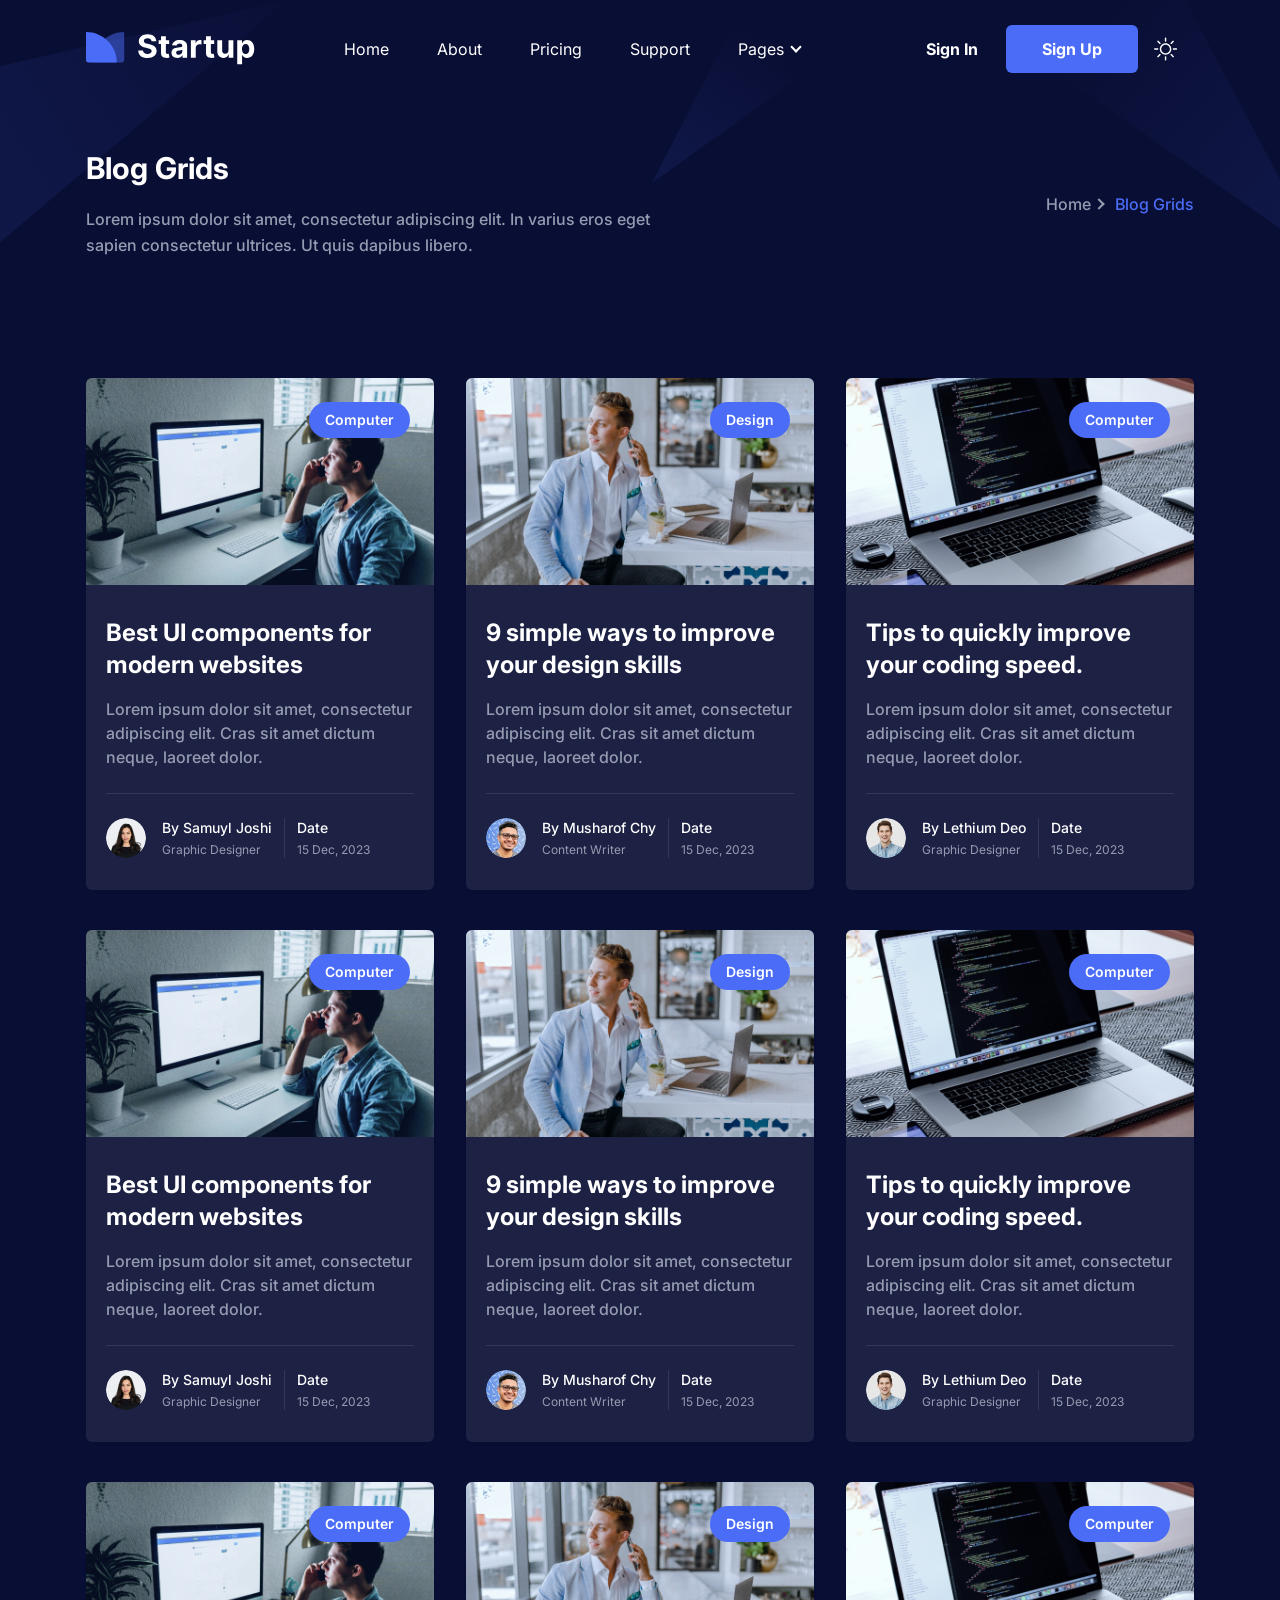
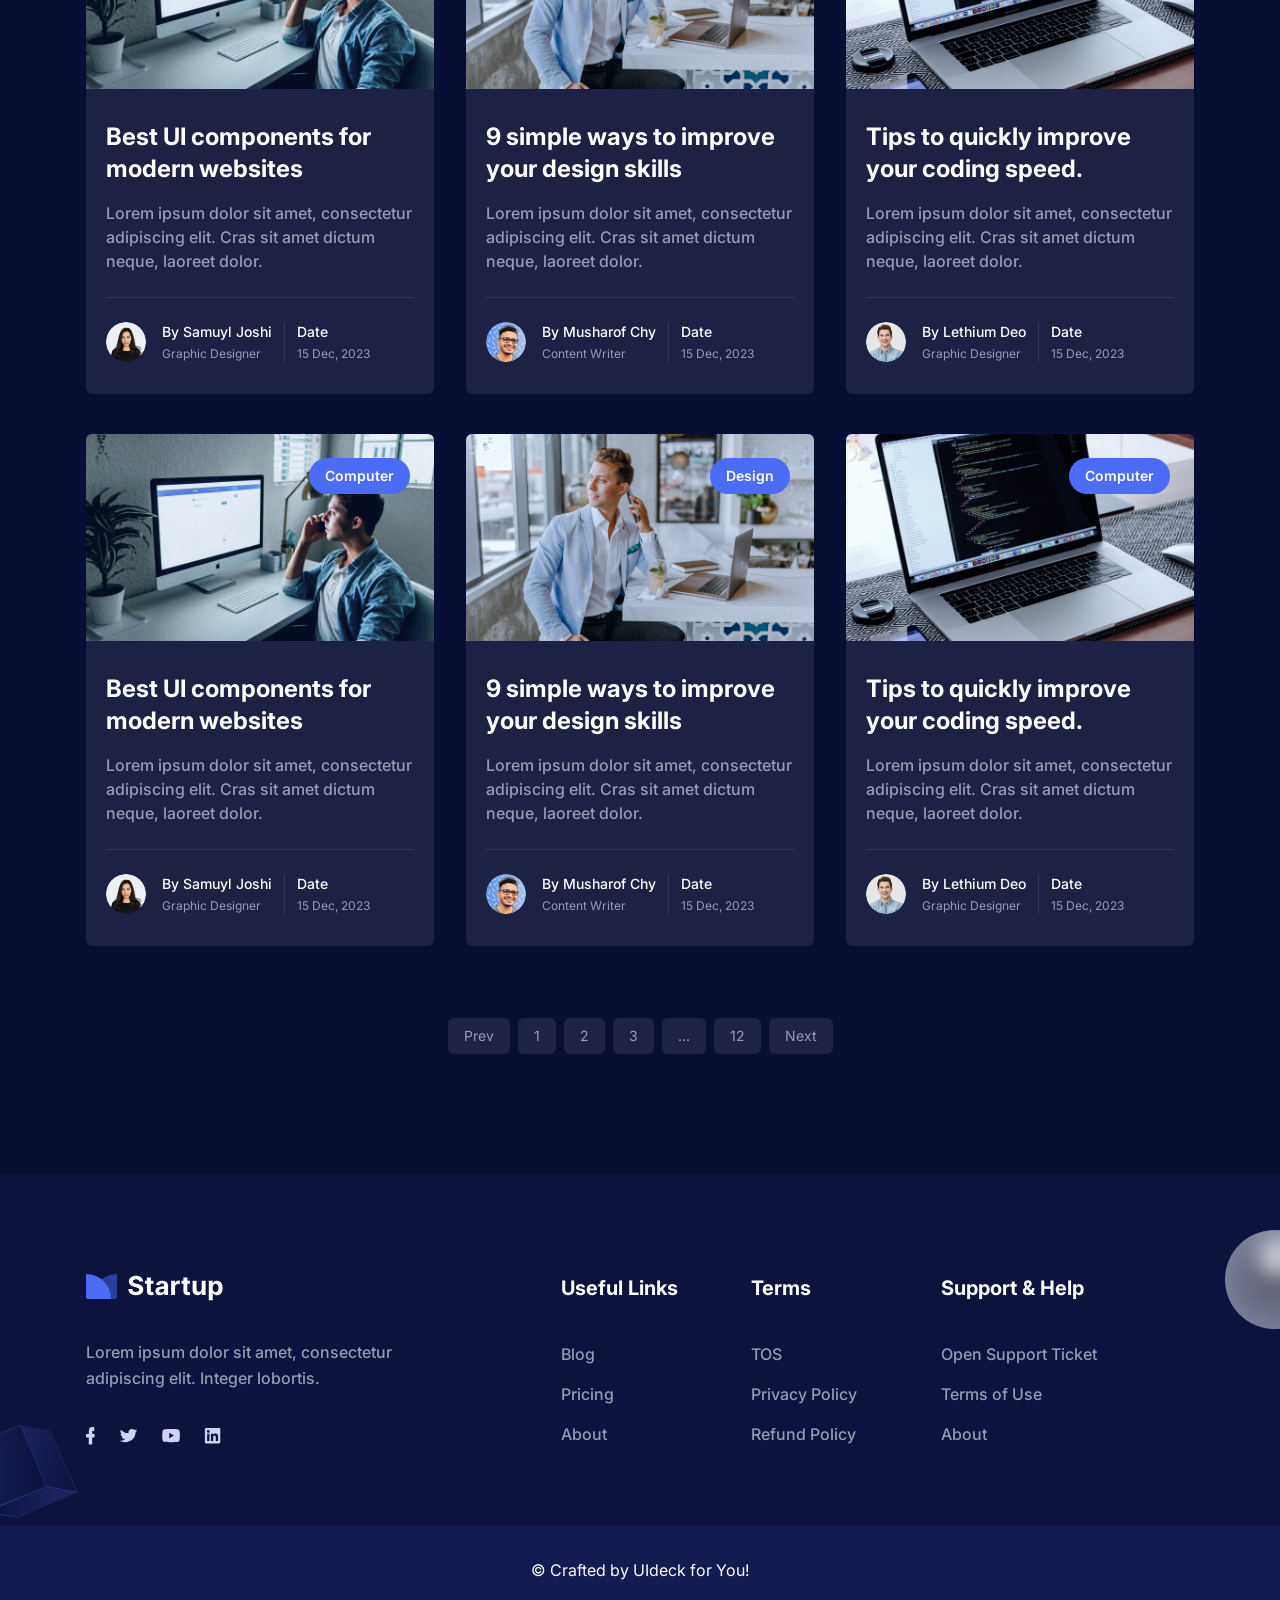
<file: startup-tailwind.preview.uideck.com/blog-grids.html>
<!DOCTYPE html>
<html lang="en" class="dark">


<!-- Mirrored from startup-tailwind.preview.uideck.com/blog-grids by HTTrack Website Copier/3.x [XR&CO'2014], Tue, 02 Jun 2026 09:11:23 GMT -->
<!-- Added by HTTrack --><meta http-equiv="content-type" content="text/html;charset=utf-8" /><!-- /Added by HTTrack -->
<head>
  <meta charset="UTF-8" />
  <meta http-equiv="X-UA-Compatible" content="IE=edge" />
  <meta name="viewport" content="width=device-width, initial-scale=1.0" />
  <title>Startup Tailwind CSS Template</title>
<link rel="icon" href="favicon.ico"><link href="style.css" rel="stylesheet"></head>

<body class="dark:bg-black">
  <!-- ====== Navbar Section Start -->
  <header class="header bg-transparent absolute top-0 left-0 z-40 w-full flex items-center">
    <div class="container">
      <div class="flex mx-[-16px] items-center justify-between relative">
        <div class="px-4 w-60 max-w-full">
          <a href="index.html" class="w-full block py-8 header-logo">
            <img src="images/logo-2.svg" alt="logo" class="w-full dark:hidden" />
            <img src="images/logo.svg" alt="logo" class="w-full hidden dark:block" />
          </a>
        </div>
        <div class="flex px-4 justify-between items-center w-full">
          <div>
            <button id="navbarToggler" aria-label="Mobile Menu"
              class="block absolute right-4 top-1/2 translate-y-[-50%] lg:hidden focus:ring-2 ring-primary px-3 py-[6px] rounded-lg">
              <span class="relative w-[30px] h-[2px] my-[6px] block bg-dark dark:bg-white"></span>
              <span class="relative w-[30px] h-[2px] my-[6px] block bg-dark dark:bg-white"></span>
              <span class="relative w-[30px] h-[2px] my-[6px] block bg-dark dark:bg-white"></span>
            </button>
            <nav id="navbarCollapse"
              class="absolute py-5 lg:py-0 lg:px-4 xl:px-6 bg-white dark:bg-dark lg:dark:bg-transparent lg:bg-transparent shadow-lg rounded-lg max-w-[250px] w-full lg:max-w-full lg:w-full right-4 top-full hidden lg:block lg:static lg:shadow-none">
              <ul class="block lg:flex">
                <li class="relative group">
                  <a href="index.html#home"
                    class="menu-scroll text-base text-dark dark:text-white group-hover:opacity-70 py-2 lg:py-6 lg:inline-flex lg:px-0 flex mx-8 lg:mr-0">
                    Home
                  </a>
                </li>
                <li class="relative group">
                  <a href="index.html#about"
                    class="menu-scroll text-base text-dark dark:text-white group-hover:opacity-70 py-2 lg:py-6 lg:inline-flex lg:px-0 flex mx-8 lg:mr-0 lg:ml-8 xl:ml-12">
                    About
                  </a>
                </li>
                <li class="relative group">
                  <a href="index.html#pricing"
                    class="menu-scroll text-base text-dark dark:text-white group-hover:opacity-70 py-2 lg:py-6 lg:inline-flex lg:px-0 flex mx-8 lg:mr-0 lg:ml-8 xl:ml-12">
                    Pricing
                  </a>
                </li>
                <li class="relative group">
                  <a href="index.html#contact"
                    class="menu-scroll text-base text-dark dark:text-white group-hover:opacity-70 py-2 lg:py-6 lg:inline-flex lg:px-0 flex mx-8 lg:mr-0 lg:ml-8 xl:ml-12">
                    Support
                  </a>
                </li>
                <li class="relative group submenu-item">
                  <a href="javascript:void(0)"
                    class="text-base text-dark dark:text-white group-hover:opacity-70 py-2 lg:py-6 lg:inline-flex lg:pl-0 lg:pr-4 flex mx-8 lg:mr-0 lg:ml-8 xl:ml-12 relative after:absolute after:w-2 after:h-2 after:border-b-2 after:border-r-2 after:border-current after:rotate-45 lg:after:right-0 after:right-1 after:top-1/2 after:translate-y-[-50%] after:mt-[-2px]">
                    Pages
                  </a>
                  <div
                    class="submenu hidden relative lg:absolute w-[250px] top-full lg:top-[110%] left-0 rounded-md lg:shadow-lg p-4 lg:block lg:opacity-0 lg:invisible group-hover:opacity-100 lg:group-hover:visible lg:group-hover:top-full bg-white dark:bg-dark transition-[top] duration-300">
                    <a href="about.html"
                      class="block text-sm rounded py-[10px] px-4 text-dark dark:text-white hover:opacity-70"> About
                      Page </a>

                    <a href="contact.html"
                      class="block text-sm rounded py-[10px] px-4 text-dark dark:text-white hover:opacity-70"> Contact
                      Page </a>
                    <a href="blog-grids.html"
                      class="block text-sm rounded py-[10px] px-4 text-dark dark:text-white hover:opacity-70"> Blog Grid
                      Page </a>
                    <a href="blog-sidebar.html"
                      class="block text-sm rounded py-[10px] px-4 text-dark dark:text-white hover:opacity-70"> Blog
                      Sidebar Page </a>
                    <a href="blog-details.html"
                      class="block text-sm rounded py-[10px] px-4 text-dark dark:text-white hover:opacity-70"> Blog
                      Details Page </a>
                    <a href="signin.html"
                      class="block text-sm rounded py-[10px] px-4 text-dark dark:text-white hover:opacity-70"> Sign In
                      Page </a>
                    <a href="signup.html"
                      class="block text-sm rounded py-[10px] px-4 text-dark dark:text-white hover:opacity-70"> Sign Up
                      Page </a>
                    <a href="404.html"
                      class="block text-sm rounded py-[10px] px-4 text-dark dark:text-white hover:opacity-70"> 404 Page
                    </a>
                  </div>
                </li>
              </ul>
            </nav>
          </div>
          <div class="flex justify-end items-center pr-16 lg:pr-0">
            <a href="signin.html"
              class="hidden md:block text-base font-bold text-dark dark:text-white hover:opacity-70 py-3 px-7"> Sign In
            </a>
            <a href="signup.html"
              class="hidden md:block text-base font-bold text-white bg-primary py-3 px-8 md:px-9 lg:px-6 xl:px-9 hover:shadow-signUp hover:bg-opacity-90 rounded-md transition ease-in-up duration-300">
              Sign Up
            </a>
            <div>
              <label for="darkToggler"
                class="cursor-pointer w-9 h-9 md:w-14 md:h-14 rounded-full flex items-center justify-center bg-gray-2 dark:bg-dark-bg text-black dark:text-white">
                <input type="checkbox" name="darkToggler" id="darkToggler" class="sr-only" aria-label="darkToggler" />
                <svg viewBox="0 0 23 23" class="stroke-current dark:hidden w-5 h-5 md:w-6 md:h-6" fill="none">
                  <path
                    d="M9.55078 1.5C5.80078 1.5 1.30078 5.25 1.30078 11.25C1.30078 17.25 5.80078 21.75 11.8008 21.75C17.8008 21.75 21.5508 17.25 21.5508 13.5C13.3008 18.75 4.30078 9.75 9.55078 1.5Z"
                    stroke-width="2" stroke-linecap="round" stroke-linejoin="round" />
                </svg>
                <svg viewBox="0 0 25 24" fill="none" xmlns="http://www.w3.org/2000/svg"
                  class="hidden dark:block w-5 h-5 md:w-6 md:h-6">
                  <mask id="path-1-inside-1_977:1934" fill="white">
                    <path
                      d="M12.0508 16.5C10.8573 16.5 9.71271 16.0259 8.8688 15.182C8.02489 14.3381 7.55078 13.1935 7.55078 12C7.55078 10.8065 8.02489 9.66193 8.8688 8.81802C9.71271 7.97411 10.8573 7.5 12.0508 7.5C13.2443 7.5 14.3888 7.97411 15.2328 8.81802C16.0767 9.66193 16.5508 10.8065 16.5508 12C16.5508 13.1935 16.0767 14.3381 15.2328 15.182C14.3888 16.0259 13.2443 16.5 12.0508 16.5ZM12.0508 18C13.6421 18 15.1682 17.3679 16.2934 16.2426C17.4186 15.1174 18.0508 13.5913 18.0508 12C18.0508 10.4087 17.4186 8.88258 16.2934 7.75736C15.1682 6.63214 13.6421 6 12.0508 6C10.4595 6 8.93336 6.63214 7.80814 7.75736C6.68292 8.88258 6.05078 10.4087 6.05078 12C6.05078 13.5913 6.68292 15.1174 7.80814 16.2426C8.93336 17.3679 10.4595 18 12.0508 18ZM12.0508 0C12.2497 0 12.4405 0.0790176 12.5811 0.21967C12.7218 0.360322 12.8008 0.551088 12.8008 0.75V3.75C12.8008 3.94891 12.7218 4.13968 12.5811 4.28033C12.4405 4.42098 12.2497 4.5 12.0508 4.5C11.8519 4.5 11.6611 4.42098 11.5205 4.28033C11.3798 4.13968 11.3008 3.94891 11.3008 3.75V0.75C11.3008 0.551088 11.3798 0.360322 11.5205 0.21967C11.6611 0.0790176 11.8519 0 12.0508 0V0ZM12.0508 19.5C12.2497 19.5 12.4405 19.579 12.5811 19.7197C12.7218 19.8603 12.8008 20.0511 12.8008 20.25V23.25C12.8008 23.4489 12.7218 23.6397 12.5811 23.7803C12.4405 23.921 12.2497 24 12.0508 24C11.8519 24 11.6611 23.921 11.5205 23.7803C11.3798 23.6397 11.3008 23.4489 11.3008 23.25V20.25C11.3008 20.0511 11.3798 19.8603 11.5205 19.7197C11.6611 19.579 11.8519 19.5 12.0508 19.5ZM24.0508 12C24.0508 12.1989 23.9718 12.3897 23.8311 12.5303C23.6905 12.671 23.4997 12.75 23.3008 12.75H20.3008C20.1019 12.75 19.9111 12.671 19.7705 12.5303C19.6298 12.3897 19.5508 12.1989 19.5508 12C19.5508 11.8011 19.6298 11.6103 19.7705 11.4697C19.9111 11.329 20.1019 11.25 20.3008 11.25H23.3008C23.4997 11.25 23.6905 11.329 23.8311 11.4697C23.9718 11.6103 24.0508 11.8011 24.0508 12ZM4.55078 12C4.55078 12.1989 4.47176 12.3897 4.33111 12.5303C4.19046 12.671 3.99969 12.75 3.80078 12.75H0.800781C0.601869 12.75 0.411103 12.671 0.270451 12.5303C0.129799 12.3897 0.0507813 12.1989 0.0507812 12C0.0507813 11.8011 0.129799 11.6103 0.270451 11.4697C0.411103 11.329 0.601869 11.25 0.800781 11.25H3.80078C3.99969 11.25 4.19046 11.329 4.33111 11.4697C4.47176 11.6103 4.55078 11.8011 4.55078 12ZM20.5363 3.5145C20.6769 3.65515 20.7559 3.84588 20.7559 4.04475C20.7559 4.24362 20.6769 4.43435 20.5363 4.575L18.4153 6.6975C18.3455 6.76713 18.2628 6.82235 18.1717 6.86C18.0806 6.89765 17.983 6.91699 17.8845 6.91692C17.6855 6.91678 17.4947 6.83758 17.354 6.69675C17.2844 6.62702 17.2292 6.54425 17.1915 6.45318C17.1539 6.36211 17.1345 6.26452 17.1346 6.16597C17.1348 5.96695 17.214 5.77613 17.3548 5.6355L19.4758 3.5145C19.6164 3.3739 19.8072 3.29491 20.006 3.29491C20.2049 3.29491 20.3956 3.3739 20.5363 3.5145ZM6.74678 17.304C6.88738 17.4446 6.96637 17.6354 6.96637 17.8342C6.96637 18.0331 6.88738 18.2239 6.74678 18.3645L4.62578 20.4855C4.48433 20.6221 4.29488 20.6977 4.09823 20.696C3.90158 20.6943 3.71347 20.6154 3.57442 20.4764C3.43536 20.3373 3.35648 20.1492 3.35478 19.9526C3.35307 19.7559 3.42866 19.5665 3.56528 19.425L5.68628 17.304C5.82693 17.1634 6.01766 17.0844 6.21653 17.0844C6.4154 17.0844 6.60614 17.1634 6.74678 17.304ZM20.5363 20.4855C20.3956 20.6261 20.2049 20.7051 20.006 20.7051C19.8072 20.7051 19.6164 20.6261 19.4758 20.4855L17.3548 18.3645C17.2182 18.223 17.1426 18.0336 17.1443 17.8369C17.146 17.6403 17.2249 17.4522 17.3639 17.3131C17.503 17.1741 17.6911 17.0952 17.8877 17.0935C18.0844 17.0918 18.2738 17.1674 18.4153 17.304L20.5363 19.425C20.6769 19.5656 20.7559 19.7564 20.7559 19.9552C20.7559 20.1541 20.6769 20.3449 20.5363 20.4855ZM6.74678 6.6975C6.60614 6.8381 6.4154 6.91709 6.21653 6.91709C6.01766 6.91709 5.82693 6.8381 5.68628 6.6975L3.56528 4.575C3.49365 4.50582 3.43651 4.42306 3.39721 4.33155C3.3579 4.24005 3.33721 4.14164 3.33634 4.04205C3.33548 3.94247 3.35445 3.84371 3.39216 3.75153C3.42988 3.65936 3.48557 3.57562 3.55598 3.5052C3.6264 3.43478 3.71014 3.37909 3.80232 3.34138C3.89449 3.30367 3.99325 3.2847 4.09283 3.28556C4.19242 3.28643 4.29083 3.30712 4.38233 3.34642C4.47384 3.38573 4.5566 3.44287 4.62578 3.5145L6.74678 5.6355C6.81663 5.70517 6.87204 5.78793 6.90985 5.87905C6.94766 5.97017 6.96712 6.06785 6.96712 6.1665C6.96712 6.26515 6.94766 6.36283 6.90985 6.45395C6.87204 6.54507 6.81663 6.62783 6.74678 6.6975Z" />
                  </mask>
                  <path
                    d="M12.0508 16.5C10.8573 16.5 9.71271 16.0259 8.8688 15.182C8.02489 14.3381 7.55078 13.1935 7.55078 12C7.55078 10.8065 8.02489 9.66193 8.8688 8.81802C9.71271 7.97411 10.8573 7.5 12.0508 7.5C13.2443 7.5 14.3888 7.97411 15.2328 8.81802C16.0767 9.66193 16.5508 10.8065 16.5508 12C16.5508 13.1935 16.0767 14.3381 15.2328 15.182C14.3888 16.0259 13.2443 16.5 12.0508 16.5ZM12.0508 18C13.6421 18 15.1682 17.3679 16.2934 16.2426C17.4186 15.1174 18.0508 13.5913 18.0508 12C18.0508 10.4087 17.4186 8.88258 16.2934 7.75736C15.1682 6.63214 13.6421 6 12.0508 6C10.4595 6 8.93336 6.63214 7.80814 7.75736C6.68292 8.88258 6.05078 10.4087 6.05078 12C6.05078 13.5913 6.68292 15.1174 7.80814 16.2426C8.93336 17.3679 10.4595 18 12.0508 18ZM12.0508 0C12.2497 0 12.4405 0.0790176 12.5811 0.21967C12.7218 0.360322 12.8008 0.551088 12.8008 0.75V3.75C12.8008 3.94891 12.7218 4.13968 12.5811 4.28033C12.4405 4.42098 12.2497 4.5 12.0508 4.5C11.8519 4.5 11.6611 4.42098 11.5205 4.28033C11.3798 4.13968 11.3008 3.94891 11.3008 3.75V0.75C11.3008 0.551088 11.3798 0.360322 11.5205 0.21967C11.6611 0.0790176 11.8519 0 12.0508 0V0ZM12.0508 19.5C12.2497 19.5 12.4405 19.579 12.5811 19.7197C12.7218 19.8603 12.8008 20.0511 12.8008 20.25V23.25C12.8008 23.4489 12.7218 23.6397 12.5811 23.7803C12.4405 23.921 12.2497 24 12.0508 24C11.8519 24 11.6611 23.921 11.5205 23.7803C11.3798 23.6397 11.3008 23.4489 11.3008 23.25V20.25C11.3008 20.0511 11.3798 19.8603 11.5205 19.7197C11.6611 19.579 11.8519 19.5 12.0508 19.5ZM24.0508 12C24.0508 12.1989 23.9718 12.3897 23.8311 12.5303C23.6905 12.671 23.4997 12.75 23.3008 12.75H20.3008C20.1019 12.75 19.9111 12.671 19.7705 12.5303C19.6298 12.3897 19.5508 12.1989 19.5508 12C19.5508 11.8011 19.6298 11.6103 19.7705 11.4697C19.9111 11.329 20.1019 11.25 20.3008 11.25H23.3008C23.4997 11.25 23.6905 11.329 23.8311 11.4697C23.9718 11.6103 24.0508 11.8011 24.0508 12ZM4.55078 12C4.55078 12.1989 4.47176 12.3897 4.33111 12.5303C4.19046 12.671 3.99969 12.75 3.80078 12.75H0.800781C0.601869 12.75 0.411103 12.671 0.270451 12.5303C0.129799 12.3897 0.0507813 12.1989 0.0507812 12C0.0507813 11.8011 0.129799 11.6103 0.270451 11.4697C0.411103 11.329 0.601869 11.25 0.800781 11.25H3.80078C3.99969 11.25 4.19046 11.329 4.33111 11.4697C4.47176 11.6103 4.55078 11.8011 4.55078 12ZM20.5363 3.5145C20.6769 3.65515 20.7559 3.84588 20.7559 4.04475C20.7559 4.24362 20.6769 4.43435 20.5363 4.575L18.4153 6.6975C18.3455 6.76713 18.2628 6.82235 18.1717 6.86C18.0806 6.89765 17.983 6.91699 17.8845 6.91692C17.6855 6.91678 17.4947 6.83758 17.354 6.69675C17.2844 6.62702 17.2292 6.54425 17.1915 6.45318C17.1539 6.36211 17.1345 6.26452 17.1346 6.16597C17.1348 5.96695 17.214 5.77613 17.3548 5.6355L19.4758 3.5145C19.6164 3.3739 19.8072 3.29491 20.006 3.29491C20.2049 3.29491 20.3956 3.3739 20.5363 3.5145ZM6.74678 17.304C6.88738 17.4446 6.96637 17.6354 6.96637 17.8342C6.96637 18.0331 6.88738 18.2239 6.74678 18.3645L4.62578 20.4855C4.48433 20.6221 4.29488 20.6977 4.09823 20.696C3.90158 20.6943 3.71347 20.6154 3.57442 20.4764C3.43536 20.3373 3.35648 20.1492 3.35478 19.9526C3.35307 19.7559 3.42866 19.5665 3.56528 19.425L5.68628 17.304C5.82693 17.1634 6.01766 17.0844 6.21653 17.0844C6.4154 17.0844 6.60614 17.1634 6.74678 17.304ZM20.5363 20.4855C20.3956 20.6261 20.2049 20.7051 20.006 20.7051C19.8072 20.7051 19.6164 20.6261 19.4758 20.4855L17.3548 18.3645C17.2182 18.223 17.1426 18.0336 17.1443 17.8369C17.146 17.6403 17.2249 17.4522 17.3639 17.3131C17.503 17.1741 17.6911 17.0952 17.8877 17.0935C18.0844 17.0918 18.2738 17.1674 18.4153 17.304L20.5363 19.425C20.6769 19.5656 20.7559 19.7564 20.7559 19.9552C20.7559 20.1541 20.6769 20.3449 20.5363 20.4855ZM6.74678 6.6975C6.60614 6.8381 6.4154 6.91709 6.21653 6.91709C6.01766 6.91709 5.82693 6.8381 5.68628 6.6975L3.56528 4.575C3.49365 4.50582 3.43651 4.42306 3.39721 4.33155C3.3579 4.24005 3.33721 4.14164 3.33634 4.04205C3.33548 3.94247 3.35445 3.84371 3.39216 3.75153C3.42988 3.65936 3.48557 3.57562 3.55598 3.5052C3.6264 3.43478 3.71014 3.37909 3.80232 3.34138C3.89449 3.30367 3.99325 3.2847 4.09283 3.28556C4.19242 3.28643 4.29083 3.30712 4.38233 3.34642C4.47384 3.38573 4.5566 3.44287 4.62578 3.5145L6.74678 5.6355C6.81663 5.70517 6.87204 5.78793 6.90985 5.87905C6.94766 5.97017 6.96712 6.06785 6.96712 6.1665C6.96712 6.26515 6.94766 6.36283 6.90985 6.45395C6.87204 6.54507 6.81663 6.62783 6.74678 6.6975Z"
                    fill="black" stroke="white" stroke-width="2" mask="url(#path-1-inside-1_977:1934)" />
                </svg>
              </label>
            </div>
          </div>
        </div>
      </div>
    </div>
  </header>
  <!-- ====== Navbar Section End -->

  <!-- ====== Page Title Section Start -->
  <section class="relative z-10 pt-[150px] overflow-hidden">
    <div class="container">
      <div class="flex flex-wrap items-center mx-[-16px]">
        <div class="w-full md:w-8/12 lg:w-7/12 px-4">
          <div class="max-w-[570px] mb-12 md:mb-0">
            <h1 class="font-bold text-black dark:text-white text-2xl sm:text-3xl mb-5">Blog Grids</h1>
            <p class="font-medium text-base text-body-color leading-relaxed">
              Lorem ipsum dolor sit amet, consectetur adipiscing elit. In varius eros eget sapien consectetur ultrices.
              Ut quis dapibus libero.
            </p>
          </div>
        </div>
        <div class="w-full md:w-4/12 lg:w-5/12 px-4">
          <div class="text-end">
            <ul class="flex items-center md:justify-end">
              <li class="flex items-center">
                <a href="index.html" class="font-medium text-base text-body-color pr-1 hover:text-primary"> Home </a>
                <span class="block w-2 h-2 border-t-2 border-r-2 border-body-color rotate-45 mr-3"></span>
              </li>
              <li class="font-medium text-base text-primary">Blog Grids</li>
            </ul>
          </div>
        </div>
      </div>
    </div>

    <div>
      <span class="absolute top-0 left-0 z-[-1]">
        <svg width="287" height="254" viewBox="0 0 287 254" fill="none" xmlns="http://www.w3.org/2000/svg">
          <path opacity="0.1" d="M286.5 0.5L-14.5 254.5V69.5L286.5 0.5Z" fill="url(#paint0_linear_111:578)" />
          <defs>
            <linearGradient id="paint0_linear_111:578" x1="-40.5" y1="117" x2="301.926" y2="-97.1485"
              gradientUnits="userSpaceOnUse">
              <stop stop-color="#4A6CF7" />
              <stop offset="1" stop-color="#4A6CF7" stop-opacity="0" />
            </linearGradient>
          </defs>
        </svg>
      </span>
      <span class="absolute right-0 top-0 z-[-1]">
        <svg width="628" height="258" viewBox="0 0 628 258" fill="none" xmlns="http://www.w3.org/2000/svg">
          <path opacity="0.1" d="M669.125 257.002L345.875 31.9983L524.571 -15.8832L669.125 257.002Z"
            fill="url(#paint0_linear_0:1)" />
          <path opacity="0.1" d="M0.0716344 182.78L101.988 -15.0769L142.154 81.4093L0.0716344 182.78Z"
            fill="url(#paint1_linear_0:1)" />
          <defs>
            <linearGradient id="paint0_linear_0:1" x1="644" y1="221" x2="429.946" y2="37.0429"
              gradientUnits="userSpaceOnUse">
              <stop stop-color="#4A6CF7" />
              <stop offset="1" stop-color="#4A6CF7" stop-opacity="0" />
            </linearGradient>
            <linearGradient id="paint1_linear_0:1" x1="18.3648" y1="166.016" x2="105.377" y2="32.3398"
              gradientUnits="userSpaceOnUse">
              <stop stop-color="#4A6CF7" />
              <stop offset="1" stop-color="#4A6CF7" stop-opacity="0" />
            </linearGradient>
          </defs>
        </svg>
      </span>
    </div>
  </section>
  <!-- ====== Page Title Section End -->

  <!-- ====== Blog Section Start -->
  <section class="pt-[120px] pb-[120px]">
    <div class="container">
      <div class="flex flex-wrap mx-[-16px] justify-center">
        <div class="w-full md:w-2/3 lg:w-1/2 xl:w-1/3 px-4">
          <div class="relative bg-white dark:bg-dark shadow-one rounded-md overflow-hidden mb-10 wow fadeInUp"
            data-wow-delay=".1s">
            <a href="blog-details.html" class="w-full block relative">
              <span
                class="absolute top-6 right-6 bg-primary rounded-full inline-flex items-center justify-center py-2 px-4 font-semibold text-sm text-white">
                Computer
              </span>
              <img src="images/blog-01.jpg" alt="image" class="w-full" />
            </a>
            <div class="p-6 sm:p-8 md:py-8 md:px-6 lg:p-8 xl:py-8 xl:px-5 2xl:p-8">
              <h3>
                <a href="blog-details.html"
                  class="font-bold text-black dark:text-white text-xl sm:text-2xl block mb-4 hover:text-primary dark:hover:text-primary">
                  Best UI components for modern websites
                </a>
              </h3>
              <p
                class="text-base text-body-color font-medium pb-6 mb-6 border-b border-body-color border-opacity-10 dark:border-white dark:border-opacity-10">
                Lorem ipsum dolor sit amet, consectetur adipiscing elit. Cras sit amet dictum neque, laoreet dolor.
              </p>
              <div class="flex items-center">
                <div
                  class="flex items-center pr-5 mr-5 xl:pr-3 2xl:pr-5 xl:mr-3 2xl:mr-5 border-r border-body-color border-opacity-10 dark:border-white dark:border-opacity-10">
                  <div class="max-w-[40px] w-full h-[40px] rounded-full overflow-hidden mr-4">
                    <img src="images/author-01.png" alt="author" class="w-full" />
                  </div>
                  <div class="w-full">
                    <h4 class="text-sm font-medium text-dark dark:text-white mb-1">
                      By
                      <a href="javascript:void(0)"
                        class="text-dark dark:text-white hover:text-primary dark:hover:text-primary"> Samuyl Joshi </a>
                    </h4>
                    <p class="text-xs text-body-color">Graphic Designer</p>
                  </div>
                </div>
                <div class="inline-block">
                  <h4 class="text-sm font-medium text-dark dark:text-white mb-1">Date</h4>
                  <p class="text-xs text-body-color">15 Dec, 2023</p>
                </div>
              </div>
            </div>
          </div>
        </div>
        <div class="w-full md:w-2/3 lg:w-1/2 xl:w-1/3 px-4">
          <div class="relative bg-white dark:bg-dark shadow-one rounded-md overflow-hidden mb-10 wow fadeInUp"
            data-wow-delay=".15s">
            <a href="blog-details.html" class="w-full block relative">
              <span
                class="absolute top-6 right-6 bg-primary rounded-full inline-flex items-center justify-center py-2 px-4 font-semibold text-sm text-white">
                Design
              </span>
              <img src="images/blog-02.jpg" alt="image" class="w-full" />
            </a>
            <div class="p-6 sm:p-8 md:py-8 md:px-6 lg:p-8 xl:py-8 xl:px-5 2xl:p-8">
              <h3>
                <a href="blog-details.html"
                  class="font-bold text-black dark:text-white text-xl sm:text-2xl block mb-4 hover:text-primary dark:hover:text-primary">
                  9 simple ways to improve your design skills
                </a>
              </h3>
              <p
                class="text-base text-body-color font-medium pb-6 mb-6 border-b border-body-color border-opacity-10 dark:border-white dark:border-opacity-10">
                Lorem ipsum dolor sit amet, consectetur adipiscing elit. Cras sit amet dictum neque, laoreet dolor.
              </p>
              <div class="flex items-center">
                <div
                  class="flex items-center pr-5 mr-5 xl:pr-3 2xl:pr-5 xl:mr-3 2xl:mr-5 border-r border-body-color border-opacity-10 dark:border-white dark:border-opacity-10">
                  <div class="max-w-[40px] w-full h-[40px] rounded-full overflow-hidden mr-4">
                    <img src="images/author-02.png" alt="author" class="w-full" />
                  </div>
                  <div class="w-full">
                    <h4 class="text-sm font-medium text-dark dark:text-white mb-1">
                      By
                      <a href="javascript:void(0)"
                        class="text-dark dark:text-white hover:text-primary dark:hover:text-primary"> Musharof Chy </a>
                    </h4>
                    <p class="text-xs text-body-color">Content Writer</p>
                  </div>
                </div>
                <div class="inline-block">
                  <h4 class="text-sm font-medium text-dark dark:text-white mb-1">Date</h4>
                  <p class="text-xs text-body-color">15 Dec, 2023</p>
                </div>
              </div>
            </div>
          </div>
        </div>
        <div class="w-full md:w-2/3 lg:w-1/2 xl:w-1/3 px-4">
          <div class="relative bg-white dark:bg-dark shadow-one rounded-md overflow-hidden mb-10 wow fadeInUp"
            data-wow-delay=".2s">
            <a href="blog-details.html" class="w-full block relative">
              <span
                class="absolute top-6 right-6 bg-primary rounded-full inline-flex items-center justify-center py-2 px-4 font-semibold text-sm text-white">
                Computer
              </span>
              <img src="images/blog-03.jpg" alt="image" class="w-full" />
            </a>
            <div class="p-6 sm:p-8 md:py-8 md:px-6 lg:p-8 xl:py-8 xl:px-5 2xl:p-8">
              <h3>
                <a href="blog-details.html"
                  class="font-bold text-black dark:text-white text-xl sm:text-2xl block mb-4 hover:text-primary dark:hover:text-primary">
                  Tips to quickly improve your coding speed.
                </a>
              </h3>
              <p
                class="text-base text-body-color font-medium pb-6 mb-6 border-b border-body-color border-opacity-10 dark:border-white dark:border-opacity-10">
                Lorem ipsum dolor sit amet, consectetur adipiscing elit. Cras sit amet dictum neque, laoreet dolor.
              </p>
              <div class="flex items-center">
                <div
                  class="flex items-center pr-5 mr-5 xl:pr-3 2xl:pr-5 xl:mr-3 2xl:mr-5 border-r border-body-color border-opacity-10 dark:border-white dark:border-opacity-10">
                  <div class="max-w-[40px] w-full h-[40px] rounded-full overflow-hidden mr-4">
                    <img src="images/author-03.png" alt="author" class="w-full" />
                  </div>
                  <div class="w-full">
                    <h4 class="text-sm font-medium text-dark dark:text-white mb-1">
                      By
                      <a href="javascript:void(0)"
                        class="text-dark dark:text-white hover:text-primary dark:hover:text-primary"> Lethium Deo </a>
                    </h4>
                    <p class="text-xs text-body-color">Graphic Designer</p>
                  </div>
                </div>
                <div class="inline-block">
                  <h4 class="text-sm font-medium text-dark dark:text-white mb-1">Date</h4>
                  <p class="text-xs text-body-color">15 Dec, 2023</p>
                </div>
              </div>
            </div>
          </div>
        </div>
        <div class="w-full md:w-2/3 lg:w-1/2 xl:w-1/3 px-4">
          <div class="relative bg-white dark:bg-dark shadow-one rounded-md overflow-hidden mb-10 wow fadeInUp"
            data-wow-delay=".1s">
            <a href="blog-details.html" class="w-full block relative">
              <span
                class="absolute top-6 right-6 bg-primary rounded-full inline-flex items-center justify-center py-2 px-4 font-semibold text-sm text-white">
                Computer
              </span>
              <img src="images/blog-01.jpg" alt="image" class="w-full" />
            </a>
            <div class="p-6 sm:p-8 md:py-8 md:px-6 lg:p-8 xl:py-8 xl:px-5 2xl:p-8">
              <h3>
                <a href="blog-details.html"
                  class="font-bold text-black dark:text-white text-xl sm:text-2xl block mb-4 hover:text-primary dark:hover:text-primary">
                  Best UI components for modern websites
                </a>
              </h3>
              <p
                class="text-base text-body-color font-medium pb-6 mb-6 border-b border-body-color border-opacity-10 dark:border-white dark:border-opacity-10">
                Lorem ipsum dolor sit amet, consectetur adipiscing elit. Cras sit amet dictum neque, laoreet dolor.
              </p>
              <div class="flex items-center">
                <div
                  class="flex items-center pr-5 mr-5 xl:pr-3 2xl:pr-5 xl:mr-3 2xl:mr-5 border-r border-body-color border-opacity-10 dark:border-white dark:border-opacity-10">
                  <div class="max-w-[40px] w-full h-[40px] rounded-full overflow-hidden mr-4">
                    <img src="images/author-01.png" alt="author" class="w-full" />
                  </div>
                  <div class="w-full">
                    <h4 class="text-sm font-medium text-dark dark:text-white mb-1">
                      By
                      <a href="javascript:void(0)"
                        class="text-dark dark:text-white hover:text-primary dark:hover:text-primary"> Samuyl Joshi </a>
                    </h4>
                    <p class="text-xs text-body-color">Graphic Designer</p>
                  </div>
                </div>
                <div class="inline-block">
                  <h4 class="text-sm font-medium text-dark dark:text-white mb-1">Date</h4>
                  <p class="text-xs text-body-color">15 Dec, 2023</p>
                </div>
              </div>
            </div>
          </div>
        </div>
        <div class="w-full md:w-2/3 lg:w-1/2 xl:w-1/3 px-4">
          <div class="relative bg-white dark:bg-dark shadow-one rounded-md overflow-hidden mb-10 wow fadeInUp"
            data-wow-delay=".15s">
            <a href="blog-details.html" class="w-full block relative">
              <span
                class="absolute top-6 right-6 bg-primary rounded-full inline-flex items-center justify-center py-2 px-4 font-semibold text-sm text-white">
                Design
              </span>
              <img src="images/blog-02.jpg" alt="image" class="w-full" />
            </a>
            <div class="p-6 sm:p-8 md:py-8 md:px-6 lg:p-8 xl:py-8 xl:px-5 2xl:p-8">
              <h3>
                <a href="blog-details.html"
                  class="font-bold text-black dark:text-white text-xl sm:text-2xl block mb-4 hover:text-primary dark:hover:text-primary">
                  9 simple ways to improve your design skills
                </a>
              </h3>
              <p
                class="text-base text-body-color font-medium pb-6 mb-6 border-b border-body-color border-opacity-10 dark:border-white dark:border-opacity-10">
                Lorem ipsum dolor sit amet, consectetur adipiscing elit. Cras sit amet dictum neque, laoreet dolor.
              </p>
              <div class="flex items-center">
                <div
                  class="flex items-center pr-5 mr-5 xl:pr-3 2xl:pr-5 xl:mr-3 2xl:mr-5 border-r border-body-color border-opacity-10 dark:border-white dark:border-opacity-10">
                  <div class="max-w-[40px] w-full h-[40px] rounded-full overflow-hidden mr-4">
                    <img src="images/author-02.png" alt="author" class="w-full" />
                  </div>
                  <div class="w-full">
                    <h4 class="text-sm font-medium text-dark dark:text-white mb-1">
                      By
                      <a href="javascript:void(0)"
                        class="text-dark dark:text-white hover:text-primary dark:hover:text-primary"> Musharof Chy </a>
                    </h4>
                    <p class="text-xs text-body-color">Content Writer</p>
                  </div>
                </div>
                <div class="inline-block">
                  <h4 class="text-sm font-medium text-dark dark:text-white mb-1">Date</h4>
                  <p class="text-xs text-body-color">15 Dec, 2023</p>
                </div>
              </div>
            </div>
          </div>
        </div>
        <div class="w-full md:w-2/3 lg:w-1/2 xl:w-1/3 px-4">
          <div class="relative bg-white dark:bg-dark shadow-one rounded-md overflow-hidden mb-10 wow fadeInUp"
            data-wow-delay=".2s">
            <a href="blog-details.html" class="w-full block relative">
              <span
                class="absolute top-6 right-6 bg-primary rounded-full inline-flex items-center justify-center py-2 px-4 font-semibold text-sm text-white">
                Computer
              </span>
              <img src="images/blog-03.jpg" alt="image" class="w-full" />
            </a>
            <div class="p-6 sm:p-8 md:py-8 md:px-6 lg:p-8 xl:py-8 xl:px-5 2xl:p-8">
              <h3>
                <a href="blog-details.html"
                  class="font-bold text-black dark:text-white text-xl sm:text-2xl block mb-4 hover:text-primary dark:hover:text-primary">
                  Tips to quickly improve your coding speed.
                </a>
              </h3>
              <p
                class="text-base text-body-color font-medium pb-6 mb-6 border-b border-body-color border-opacity-10 dark:border-white dark:border-opacity-10">
                Lorem ipsum dolor sit amet, consectetur adipiscing elit. Cras sit amet dictum neque, laoreet dolor.
              </p>
              <div class="flex items-center">
                <div
                  class="flex items-center pr-5 mr-5 xl:pr-3 2xl:pr-5 xl:mr-3 2xl:mr-5 border-r border-body-color border-opacity-10 dark:border-white dark:border-opacity-10">
                  <div class="max-w-[40px] w-full h-[40px] rounded-full overflow-hidden mr-4">
                    <img src="images/author-03.png" alt="author" class="w-full" />
                  </div>
                  <div class="w-full">
                    <h4 class="text-sm font-medium text-dark dark:text-white mb-1">
                      By
                      <a href="javascript:void(0)"
                        class="text-dark dark:text-white hover:text-primary dark:hover:text-primary"> Lethium Deo </a>
                    </h4>
                    <p class="text-xs text-body-color">Graphic Designer</p>
                  </div>
                </div>
                <div class="inline-block">
                  <h4 class="text-sm font-medium text-dark dark:text-white mb-1">Date</h4>
                  <p class="text-xs text-body-color">15 Dec, 2023</p>
                </div>
              </div>
            </div>
          </div>
        </div>
        <div class="w-full md:w-2/3 lg:w-1/2 xl:w-1/3 px-4">
          <div class="relative bg-white dark:bg-dark shadow-one rounded-md overflow-hidden mb-10 wow fadeInUp"
            data-wow-delay=".1s">
            <a href="blog-details.html" class="w-full block relative">
              <span
                class="absolute top-6 right-6 bg-primary rounded-full inline-flex items-center justify-center py-2 px-4 font-semibold text-sm text-white">
                Computer
              </span>
              <img src="images/blog-01.jpg" alt="image" class="w-full" />
            </a>
            <div class="p-6 sm:p-8 md:py-8 md:px-6 lg:p-8 xl:py-8 xl:px-5 2xl:p-8">
              <h3>
                <a href="blog-details.html"
                  class="font-bold text-black dark:text-white text-xl sm:text-2xl block mb-4 hover:text-primary dark:hover:text-primary">
                  Best UI components for modern websites
                </a>
              </h3>
              <p
                class="text-base text-body-color font-medium pb-6 mb-6 border-b border-body-color border-opacity-10 dark:border-white dark:border-opacity-10">
                Lorem ipsum dolor sit amet, consectetur adipiscing elit. Cras sit amet dictum neque, laoreet dolor.
              </p>
              <div class="flex items-center">
                <div
                  class="flex items-center pr-5 mr-5 xl:pr-3 2xl:pr-5 xl:mr-3 2xl:mr-5 border-r border-body-color border-opacity-10 dark:border-white dark:border-opacity-10">
                  <div class="max-w-[40px] w-full h-[40px] rounded-full overflow-hidden mr-4">
                    <img src="images/author-01.png" alt="author" class="w-full" />
                  </div>
                  <div class="w-full">
                    <h4 class="text-sm font-medium text-dark dark:text-white mb-1">
                      By
                      <a href="javascript:void(0)"
                        class="text-dark dark:text-white hover:text-primary dark:hover:text-primary"> Samuyl Joshi </a>
                    </h4>
                    <p class="text-xs text-body-color">Graphic Designer</p>
                  </div>
                </div>
                <div class="inline-block">
                  <h4 class="text-sm font-medium text-dark dark:text-white mb-1">Date</h4>
                  <p class="text-xs text-body-color">15 Dec, 2023</p>
                </div>
              </div>
            </div>
          </div>
        </div>
        <div class="w-full md:w-2/3 lg:w-1/2 xl:w-1/3 px-4">
          <div class="relative bg-white dark:bg-dark shadow-one rounded-md overflow-hidden mb-10 wow fadeInUp"
            data-wow-delay=".15s">
            <a href="blog-details.html" class="w-full block relative">
              <span
                class="absolute top-6 right-6 bg-primary rounded-full inline-flex items-center justify-center py-2 px-4 font-semibold text-sm text-white">
                Design
              </span>
              <img src="images/blog-02.jpg" alt="image" class="w-full" />
            </a>
            <div class="p-6 sm:p-8 md:py-8 md:px-6 lg:p-8 xl:py-8 xl:px-5 2xl:p-8">
              <h3>
                <a href="blog-details.html"
                  class="font-bold text-black dark:text-white text-xl sm:text-2xl block mb-4 hover:text-primary dark:hover:text-primary">
                  9 simple ways to improve your design skills
                </a>
              </h3>
              <p
                class="text-base text-body-color font-medium pb-6 mb-6 border-b border-body-color border-opacity-10 dark:border-white dark:border-opacity-10">
                Lorem ipsum dolor sit amet, consectetur adipiscing elit. Cras sit amet dictum neque, laoreet dolor.
              </p>
              <div class="flex items-center">
                <div
                  class="flex items-center pr-5 mr-5 xl:pr-3 2xl:pr-5 xl:mr-3 2xl:mr-5 border-r border-body-color border-opacity-10 dark:border-white dark:border-opacity-10">
                  <div class="max-w-[40px] w-full h-[40px] rounded-full overflow-hidden mr-4">
                    <img src="images/author-02.png" alt="author" class="w-full" />
                  </div>
                  <div class="w-full">
                    <h4 class="text-sm font-medium text-dark dark:text-white mb-1">
                      By
                      <a href="javascript:void(0)"
                        class="text-dark dark:text-white hover:text-primary dark:hover:text-primary"> Musharof Chy </a>
                    </h4>
                    <p class="text-xs text-body-color">Content Writer</p>
                  </div>
                </div>
                <div class="inline-block">
                  <h4 class="text-sm font-medium text-dark dark:text-white mb-1">Date</h4>
                  <p class="text-xs text-body-color">15 Dec, 2023</p>
                </div>
              </div>
            </div>
          </div>
        </div>
        <div class="w-full md:w-2/3 lg:w-1/2 xl:w-1/3 px-4">
          <div class="relative bg-white dark:bg-dark shadow-one rounded-md overflow-hidden mb-10 wow fadeInUp"
            data-wow-delay=".2s">
            <a href="blog-details.html" class="w-full block relative">
              <span
                class="absolute top-6 right-6 bg-primary rounded-full inline-flex items-center justify-center py-2 px-4 font-semibold text-sm text-white">
                Computer
              </span>
              <img src="images/blog-03.jpg" alt="image" class="w-full" />
            </a>
            <div class="p-6 sm:p-8 md:py-8 md:px-6 lg:p-8 xl:py-8 xl:px-5 2xl:p-8">
              <h3>
                <a href="blog-details.html"
                  class="font-bold text-black dark:text-white text-xl sm:text-2xl block mb-4 hover:text-primary dark:hover:text-primary">
                  Tips to quickly improve your coding speed.
                </a>
              </h3>
              <p
                class="text-base text-body-color font-medium pb-6 mb-6 border-b border-body-color border-opacity-10 dark:border-white dark:border-opacity-10">
                Lorem ipsum dolor sit amet, consectetur adipiscing elit. Cras sit amet dictum neque, laoreet dolor.
              </p>
              <div class="flex items-center">
                <div
                  class="flex items-center pr-5 mr-5 xl:pr-3 2xl:pr-5 xl:mr-3 2xl:mr-5 border-r border-body-color border-opacity-10 dark:border-white dark:border-opacity-10">
                  <div class="max-w-[40px] w-full h-[40px] rounded-full overflow-hidden mr-4">
                    <img src="images/author-03.png" alt="author" class="w-full" />
                  </div>
                  <div class="w-full">
                    <h4 class="text-sm font-medium text-dark dark:text-white mb-1">
                      By
                      <a href="javascript:void(0)"
                        class="text-dark dark:text-white hover:text-primary dark:hover:text-primary"> Lethium Deo </a>
                    </h4>
                    <p class="text-xs text-body-color">Graphic Designer</p>
                  </div>
                </div>
                <div class="inline-block">
                  <h4 class="text-sm font-medium text-dark dark:text-white mb-1">Date</h4>
                  <p class="text-xs text-body-color">15 Dec, 2023</p>
                </div>
              </div>
            </div>
          </div>
        </div>
        <div class="w-full md:w-2/3 lg:w-1/2 xl:w-1/3 px-4">
          <div class="relative bg-white dark:bg-dark shadow-one rounded-md overflow-hidden mb-10 wow fadeInUp"
            data-wow-delay=".1s">
            <a href="blog-details.html" class="w-full block relative">
              <span
                class="absolute top-6 right-6 bg-primary rounded-full inline-flex items-center justify-center py-2 px-4 font-semibold text-sm text-white">
                Computer
              </span>
              <img src="images/blog-01.jpg" alt="image" class="w-full" />
            </a>
            <div class="p-6 sm:p-8 md:py-8 md:px-6 lg:p-8 xl:py-8 xl:px-5 2xl:p-8">
              <h3>
                <a href="blog-details.html"
                  class="font-bold text-black dark:text-white text-xl sm:text-2xl block mb-4 hover:text-primary dark:hover:text-primary">
                  Best UI components for modern websites
                </a>
              </h3>
              <p
                class="text-base text-body-color font-medium pb-6 mb-6 border-b border-body-color border-opacity-10 dark:border-white dark:border-opacity-10">
                Lorem ipsum dolor sit amet, consectetur adipiscing elit. Cras sit amet dictum neque, laoreet dolor.
              </p>
              <div class="flex items-center">
                <div
                  class="flex items-center pr-5 mr-5 xl:pr-3 2xl:pr-5 xl:mr-3 2xl:mr-5 border-r border-body-color border-opacity-10 dark:border-white dark:border-opacity-10">
                  <div class="max-w-[40px] w-full h-[40px] rounded-full overflow-hidden mr-4">
                    <img src="images/author-01.png" alt="author" class="w-full" />
                  </div>
                  <div class="w-full">
                    <h4 class="text-sm font-medium text-dark dark:text-white mb-1">
                      By
                      <a href="javascript:void(0)"
                        class="text-dark dark:text-white hover:text-primary dark:hover:text-primary"> Samuyl Joshi </a>
                    </h4>
                    <p class="text-xs text-body-color">Graphic Designer</p>
                  </div>
                </div>
                <div class="inline-block">
                  <h4 class="text-sm font-medium text-dark dark:text-white mb-1">Date</h4>
                  <p class="text-xs text-body-color">15 Dec, 2023</p>
                </div>
              </div>
            </div>
          </div>
        </div>
        <div class="w-full md:w-2/3 lg:w-1/2 xl:w-1/3 px-4">
          <div class="relative bg-white dark:bg-dark shadow-one rounded-md overflow-hidden mb-10 wow fadeInUp"
            data-wow-delay=".15s">
            <a href="blog-details.html" class="w-full block relative">
              <span
                class="absolute top-6 right-6 bg-primary rounded-full inline-flex items-center justify-center py-2 px-4 font-semibold text-sm text-white">
                Design
              </span>
              <img src="images/blog-02.jpg" alt="image" class="w-full" />
            </a>
            <div class="p-6 sm:p-8 md:py-8 md:px-6 lg:p-8 xl:py-8 xl:px-5 2xl:p-8">
              <h3>
                <a href="blog-details.html"
                  class="font-bold text-black dark:text-white text-xl sm:text-2xl block mb-4 hover:text-primary dark:hover:text-primary">
                  9 simple ways to improve your design skills
                </a>
              </h3>
              <p
                class="text-base text-body-color font-medium pb-6 mb-6 border-b border-body-color border-opacity-10 dark:border-white dark:border-opacity-10">
                Lorem ipsum dolor sit amet, consectetur adipiscing elit. Cras sit amet dictum neque, laoreet dolor.
              </p>
              <div class="flex items-center">
                <div
                  class="flex items-center pr-5 mr-5 xl:pr-3 2xl:pr-5 xl:mr-3 2xl:mr-5 border-r border-body-color border-opacity-10 dark:border-white dark:border-opacity-10">
                  <div class="max-w-[40px] w-full h-[40px] rounded-full overflow-hidden mr-4">
                    <img src="images/author-02.png" alt="author" class="w-full" />
                  </div>
                  <div class="w-full">
                    <h4 class="text-sm font-medium text-dark dark:text-white mb-1">
                      By
                      <a href="javascript:void(0)"
                        class="text-dark dark:text-white hover:text-primary dark:hover:text-primary"> Musharof Chy </a>
                    </h4>
                    <p class="text-xs text-body-color">Content Writer</p>
                  </div>
                </div>
                <div class="inline-block">
                  <h4 class="text-sm font-medium text-dark dark:text-white mb-1">Date</h4>
                  <p class="text-xs text-body-color">15 Dec, 2023</p>
                </div>
              </div>
            </div>
          </div>
        </div>
        <div class="w-full md:w-2/3 lg:w-1/2 xl:w-1/3 px-4">
          <div class="relative bg-white dark:bg-dark shadow-one rounded-md overflow-hidden mb-10 wow fadeInUp"
            data-wow-delay=".2s">
            <a href="blog-details.html" class="w-full block relative">
              <span
                class="absolute top-6 right-6 bg-primary rounded-full inline-flex items-center justify-center py-2 px-4 font-semibold text-sm text-white">
                Computer
              </span>
              <img src="images/blog-03.jpg" alt="image" class="w-full" />
            </a>
            <div class="p-6 sm:p-8 md:py-8 md:px-6 lg:p-8 xl:py-8 xl:px-5 2xl:p-8">
              <h3>
                <a href="blog-details.html"
                  class="font-bold text-black dark:text-white text-xl sm:text-2xl block mb-4 hover:text-primary dark:hover:text-primary">
                  Tips to quickly improve your coding speed.
                </a>
              </h3>
              <p
                class="text-base text-body-color font-medium pb-6 mb-6 border-b border-body-color border-opacity-10 dark:border-white dark:border-opacity-10">
                Lorem ipsum dolor sit amet, consectetur adipiscing elit. Cras sit amet dictum neque, laoreet dolor.
              </p>
              <div class="flex items-center">
                <div
                  class="flex items-center pr-5 mr-5 xl:pr-3 2xl:pr-5 xl:mr-3 2xl:mr-5 border-r border-body-color border-opacity-10 dark:border-white dark:border-opacity-10">
                  <div class="max-w-[40px] w-full h-[40px] rounded-full overflow-hidden mr-4">
                    <img src="images/author-03.png" alt="author" class="w-full" />
                  </div>
                  <div class="w-full">
                    <h4 class="text-sm font-medium text-dark dark:text-white mb-1">
                      By
                      <a href="javascript:void(0)"
                        class="text-dark dark:text-white hover:text-primary dark:hover:text-primary"> Lethium Deo </a>
                    </h4>
                    <p class="text-xs text-body-color">Graphic Designer</p>
                  </div>
                </div>
                <div class="inline-block">
                  <h4 class="text-sm font-medium text-dark dark:text-white mb-1">Date</h4>
                  <p class="text-xs text-body-color">15 Dec, 2023</p>
                </div>
              </div>
            </div>
          </div>
        </div>
      </div>

      <div class="flex flex-wrap mx-[-16px] wow fadeInUp" data-wow-delay=".15s">
        <div class="w-full px-4">
          <ul class="flex items-center pt-8 justify-center">
            <li class="mx-1">
              <a href="javascript:void(0)"
                class="flex items-center justify-center rounded-md bg-body-color bg-opacity-[15%] hover:bg-primary hover:bg-opacity-100 transition hover:text-white text-body-color px-4 text-sm min-w-[36px] h-9">
                Prev
              </a>
            </li>
            <li class="mx-1">
              <a href="javascript:void(0)"
                class="flex items-center justify-center rounded-md bg-body-color bg-opacity-[15%] hover:bg-primary hover:bg-opacity-100 transition hover:text-white text-body-color px-4 text-sm min-w-[36px] h-9">
                1
              </a>
            </li>
            <li class="mx-1">
              <a href="javascript:void(0)"
                class="flex items-center justify-center rounded-md bg-body-color bg-opacity-[15%] hover:bg-primary hover:bg-opacity-100 transition hover:text-white text-body-color px-4 text-sm min-w-[36px] h-9">
                2
              </a>
            </li>
            <li class="mx-1">
              <a href="javascript:void(0)"
                class="flex items-center justify-center rounded-md bg-body-color bg-opacity-[15%] hover:bg-primary hover:bg-opacity-100 transition hover:text-white text-body-color px-4 text-sm min-w-[36px] h-9">
                3
              </a>
            </li>
            <li class="mx-1">
              <a href="javascript:void(0)"
                class="flex items-center justify-center rounded-md bg-body-color bg-opacity-[15%] text-body-color px-4 text-sm min-w-[36px] h-9 cursor-not-allowed">
                ...
              </a>
            </li>
            <li class="mx-1">
              <a href="javascript:void(0)"
                class="flex items-center justify-center rounded-md bg-body-color bg-opacity-[15%] hover:bg-primary hover:bg-opacity-100 transition hover:text-white text-body-color px-4 text-sm min-w-[36px] h-9">
                12
              </a>
            </li>
            <li class="mx-1">
              <a href="javascript:void(0)"
                class="flex items-center justify-center rounded-md bg-body-color bg-opacity-[15%] hover:bg-primary hover:bg-opacity-100 transition hover:text-white text-body-color px-4 text-sm min-w-[36px] h-9">
                Next
              </a>
            </li>
          </ul>
        </div>
      </div>
    </div>
  </section>
  <!-- ====== Blog Section End -->

  <!-- ====== Footer Section Start -->
  <footer class="relative z-10 bg-primary bg-opacity-5 pt-[100px] wow fadeInUp" data-wow-delay=".1s">
    <div class="container">
      <div class="flex flex-wrap mx-[-16px]">
        <div class="w-full md:w-1/2 lg:w-4/12 xl:w-5/12 px-4">
          <div class="mb-16 max-w-[360px]">
            <a href="index.html" class="inline-block mb-8">
              <img src="images/logo-2.svg" alt="logo" class="w-full dark:hidden" />
              <img src="images/logo.svg" alt="logo" class="w-full hidden dark:block" />
            </a>
            <p class="text-body-color text-base font-medium leading-relaxed mb-9">Lorem ipsum dolor sit amet,
              consectetur adipiscing elit. Integer lobortis.</p>
            <div class="flex items-center">
              <a href="javascript:void(0)" aria-label="social-link" class="text-[#CED3F6] hover:text-primary mr-6">
                <svg width="9" height="18" viewBox="0 0 9 18" class="fill-current">
                  <path
                    d="M8.13643 7H6.78036H6.29605V6.43548V4.68548V4.12097H6.78036H7.79741C8.06378 4.12097 8.28172 3.89516 8.28172 3.55645V0.564516C8.28172 0.254032 8.088 0 7.79741 0H6.02968C4.11665 0 2.78479 1.58064 2.78479 3.92339V6.37903V6.94355H2.30048H0.65382C0.314802 6.94355 0 7.25403 0 7.70564V9.7379C0 10.1331 0.266371 10.5 0.65382 10.5H2.25205H2.73636V11.0645V16.7379C2.73636 17.1331 3.00273 17.5 3.39018 17.5H5.66644C5.81174 17.5 5.93281 17.4153 6.02968 17.3024C6.12654 17.1895 6.19919 16.9919 6.19919 16.8226V11.0927V10.5282H6.70771H7.79741C8.11222 10.5282 8.35437 10.3024 8.4028 9.96371V9.93548V9.90726L8.74182 7.95968C8.76604 7.7621 8.74182 7.53629 8.59653 7.31048C8.54809 7.16935 8.33016 7.02823 8.13643 7Z" />
                </svg>
              </a>
              <a href="javascript:void(0)" aria-label="social-link" class="text-[#CED3F6] hover:text-primary mr-6">
                <svg width="19" height="14" viewBox="0 0 19 14" class="fill-current">
                  <path
                    d="M16.3024 2.26027L17.375 1.0274C17.6855 0.693493 17.7702 0.436644 17.7984 0.308219C16.9516 0.770548 16.1613 0.924658 15.6532 0.924658H15.4556L15.3427 0.821918C14.6653 0.282534 13.8185 0 12.9153 0C10.9395 0 9.3871 1.48973 9.3871 3.21062C9.3871 3.31336 9.3871 3.46747 9.41532 3.57021L9.5 4.0839L8.90726 4.05822C5.29435 3.95548 2.33065 1.13014 1.85081 0.642123C1.06048 1.92637 1.5121 3.15925 1.99194 3.92979L2.95161 5.36815L1.42742 4.5976C1.45565 5.67637 1.90726 6.52397 2.78226 7.14041L3.54435 7.65411L2.78226 7.93665C3.2621 9.24658 4.33468 9.78596 5.125 9.99144L6.16935 10.2483L5.18145 10.8647C3.60081 11.8921 1.625 11.8151 0.75 11.738C2.52823 12.8682 4.64516 13.125 6.1129 13.125C7.21371 13.125 8.03226 13.0223 8.22984 12.9452C16.1331 11.25 16.5 4.82877 16.5 3.54452V3.36473L16.6694 3.26199C17.629 2.44007 18.0242 2.00342 18.25 1.74658C18.1653 1.77226 18.0524 1.82363 17.9395 1.84932L16.3024 2.26027Z" />
                </svg>
              </a>
              <a href="javascript:void(0)" aria-label="social-link" class="text-[#CED3F6] hover:text-primary mr-6">
                <svg width="18" height="14" viewBox="0 0 18 14" class="fill-current">
                  <path
                    d="M17.5058 2.07119C17.3068 1.2488 16.7099 0.609173 15.9423 0.395963C14.5778 7.26191e-08 9.0627 0 9.0627 0C9.0627 0 3.54766 7.26191e-08 2.18311 0.395963C1.41555 0.609173 0.818561 1.2488 0.619565 2.07119C0.25 3.56366 0.25 6.60953 0.25 6.60953C0.25 6.60953 0.25 9.68585 0.619565 11.1479C0.818561 11.9703 1.41555 12.6099 2.18311 12.8231C3.54766 13.2191 9.0627 13.2191 9.0627 13.2191C9.0627 13.2191 14.5778 13.2191 15.9423 12.8231C16.7099 12.6099 17.3068 11.9703 17.5058 11.1479C17.8754 9.68585 17.8754 6.60953 17.8754 6.60953C17.8754 6.60953 17.8754 3.56366 17.5058 2.07119ZM7.30016 9.44218V3.77687L11.8771 6.60953L7.30016 9.44218Z" />
                </svg>
              </a>
              <a href="javascript:void(0)" aria-label="social-link" class="text-[#CED3F6] hover:text-primary mr-6">
                <svg width="17" height="16" viewBox="0 0 17 16" class="fill-current">
                  <path
                    d="M15.2196 0H1.99991C1.37516 0 0.875366 0.497491 0.875366 1.11936V14.3029C0.875366 14.8999 1.37516 15.4222 1.99991 15.4222H15.1696C15.7943 15.4222 16.2941 14.9247 16.2941 14.3029V1.09448C16.3441 0.497491 15.8443 0 15.2196 0ZM5.44852 13.1089H3.17444V5.7709H5.44852V13.1089ZM4.29899 4.75104C3.54929 4.75104 2.97452 4.15405 2.97452 3.43269C2.97452 2.71133 3.57428 2.11434 4.29899 2.11434C5.02369 2.11434 5.62345 2.71133 5.62345 3.43269C5.62345 4.15405 5.07367 4.75104 4.29899 4.75104ZM14.07 13.1089H11.796V9.55183C11.796 8.7061 11.771 7.58674 10.5964 7.58674C9.39693 7.58674 9.222 8.53198 9.222 9.47721V13.1089H6.94792V5.7709H9.17202V6.79076H9.19701C9.52188 6.19377 10.2466 5.59678 11.3711 5.59678C13.6952 5.59678 14.12 7.08925 14.12 9.12897V13.1089H14.07Z" />
                </svg>
              </a>
            </div>
          </div>
        </div>

        <div class="w-full sm:w-1/2 md:w-1/2 lg:w-2/12 xl:w-2/12 px-4">
          <div class="mb-16">
            <h2 class="font-bold text-black dark:text-white text-xl mb-10">Useful Links</h2>
            <ul>
              <li>
                <a href="javascript:void(0)"
                  class="text-base font-medium inline-block text-body-color mb-4 hover:text-primary"> Blog </a>
              </li>
              <li>
                <a href="javascript:void(0)"
                  class="text-base font-medium inline-block text-body-color mb-4 hover:text-primary"> Pricing </a>
              </li>
              <li>
                <a href="javascript:void(0)"
                  class="text-base font-medium inline-block text-body-color mb-4 hover:text-primary"> About </a>
              </li>
            </ul>
          </div>
        </div>

        <div class="w-full sm:w-1/2 md:w-1/2 lg:w-2/12 xl:w-2/12 px-4">
          <div class="mb-16">
            <h2 class="font-bold text-black dark:text-white text-xl mb-10">Terms</h2>
            <ul>
              <li>
                <a href="javascript:void(0)"
                  class="text-base font-medium inline-block text-body-color mb-4 hover:text-primary"> TOS </a>
              </li>
              <li>
                <a href="javascript:void(0)"
                  class="text-base font-medium inline-block text-body-color mb-4 hover:text-primary"> Privacy Policy
                </a>
              </li>
              <li>
                <a href="javascript:void(0)"
                  class="text-base font-medium inline-block text-body-color mb-4 hover:text-primary"> Refund Policy </a>
              </li>
            </ul>
          </div>
        </div>

        <div class="w-full md:w-1/2 lg:w-4/12 xl:w-3/12 px-4">
          <div class="mb-16">
            <h2 class="font-bold text-black dark:text-white text-xl mb-10">Support & Help</h2>
            <ul>
              <li>
                <a href="javascript:void(0)"
                  class="text-base font-medium inline-block text-body-color mb-4 hover:text-primary"> Open Support
                  Ticket </a>
              </li>
              <li>
                <a href="javascript:void(0)"
                  class="text-base font-medium inline-block text-body-color mb-4 hover:text-primary"> Terms of Use </a>
              </li>
              <li>
                <a href="javascript:void(0)"
                  class="text-base font-medium inline-block text-body-color mb-4 hover:text-primary"> About </a>
              </li>
            </ul>
          </div>
        </div>
      </div>
    </div>
    <div class="py-8 bg-primary bg-opacity-10">
      <div class="container">
        <p class="text-body-color dark:text-white text-base text-center">&copy; Crafted by UIdeck for You!</p>
      </div>
    </div>
    <div class="absolute right-0 top-14 z-[-1]">
      <svg width="55" height="99" viewBox="0 0 55 99" fill="none" xmlns="http://www.w3.org/2000/svg">
        <circle opacity="0.8" cx="49.5" cy="49.5" r="49.5" fill="#959CB1" />
        <mask id="mask0_94:899" style="mask-type: alpha" maskUnits="userSpaceOnUse" x="0" y="0" width="99" height="99">
          <circle opacity="0.8" cx="49.5" cy="49.5" r="49.5" fill="#4A6CF7" />
        </mask>
        <g mask="url(#mask0_94:899)">
          <circle opacity="0.8" cx="49.5" cy="49.5" r="49.5" fill="url(#paint0_radial_94:899)" />
          <g opacity="0.8" filter="url(#filter0_f_94:899)">
            <circle cx="53.8676" cy="26.2061" r="20.3824" fill="white" />
          </g>
        </g>
        <defs>
          <filter id="filter0_f_94:899" x="12.4852" y="-15.1763" width="82.7646" height="82.7646"
            filterUnits="userSpaceOnUse" color-interpolation-filters="sRGB">
            <feFlood flood-opacity="0" result="BackgroundImageFix" />
            <feBlend mode="normal" in="SourceGraphic" in2="BackgroundImageFix" result="shape" />
            <feGaussianBlur stdDeviation="10.5" result="effect1_foregroundBlur_94:899" />
          </filter>
          <radialGradient id="paint0_radial_94:899" cx="0" cy="0" r="1" gradientUnits="userSpaceOnUse"
            gradientTransform="translate(49.5 49.5) rotate(90) scale(53.1397)">
            <stop stop-opacity="0.47" />
            <stop offset="1" stop-opacity="0" />
          </radialGradient>
        </defs>
      </svg>
    </div>
    <div class="absolute left-0 bottom-24 z-[-1]">
      <svg width="79" height="94" viewBox="0 0 79 94" fill="none" xmlns="http://www.w3.org/2000/svg">
        <rect opacity="0.3" x="-41" y="26.9426" width="66.6675" height="66.6675"
          transform="rotate(-22.9007 -41 26.9426)" fill="url(#paint0_linear_94:889)" />
        <rect x="-41" y="26.9426" width="66.6675" height="66.6675" transform="rotate(-22.9007 -41 26.9426)"
          stroke="url(#paint1_linear_94:889)" stroke-width="0.7" />
        <path opacity="0.3" d="M50.5215 7.42229L20.325 1.14771L46.2077 62.3249L77.1885 68.2073L50.5215 7.42229Z"
          fill="url(#paint2_linear_94:889)" />
        <path d="M50.5215 7.42229L20.325 1.14771L46.2077 62.3249L76.7963 68.2073L50.5215 7.42229Z"
          stroke="url(#paint3_linear_94:889)" stroke-width="0.7" />
        <path opacity="0.3" d="M17.9721 93.3057L-14.9695 88.2076L46.2077 62.325L77.1885 68.2074L17.9721 93.3057Z"
          fill="url(#paint4_linear_94:889)" />
        <path d="M17.972 93.3057L-14.1852 88.2076L46.2077 62.325L77.1884 68.2074L17.972 93.3057Z"
          stroke="url(#paint5_linear_94:889)" stroke-width="0.7" />
        <defs>
          <linearGradient id="paint0_linear_94:889" x1="-41" y1="21.8445" x2="36.9671" y2="59.8878"
            gradientUnits="userSpaceOnUse">
            <stop stop-color="#4A6CF7" stop-opacity="0.62" />
            <stop offset="1" stop-color="#4A6CF7" stop-opacity="0" />
          </linearGradient>
          <linearGradient id="paint1_linear_94:889" x1="25.6675" y1="95.9631" x2="-42.9608" y2="20.668"
            gradientUnits="userSpaceOnUse">
            <stop stop-color="#4A6CF7" stop-opacity="0" />
            <stop offset="1" stop-color="#4A6CF7" stop-opacity="0.51" />
          </linearGradient>
          <linearGradient id="paint2_linear_94:889" x1="20.325" y1="-3.98039" x2="90.6248" y2="25.1062"
            gradientUnits="userSpaceOnUse">
            <stop stop-color="#4A6CF7" stop-opacity="0.62" />
            <stop offset="1" stop-color="#4A6CF7" stop-opacity="0" />
          </linearGradient>
          <linearGradient id="paint3_linear_94:889" x1="18.3642" y1="-1.59742" x2="113.9" y2="80.6826"
            gradientUnits="userSpaceOnUse">
            <stop stop-color="#4A6CF7" stop-opacity="0" />
            <stop offset="1" stop-color="#4A6CF7" stop-opacity="0.51" />
          </linearGradient>
          <linearGradient id="paint4_linear_94:889" x1="61.1098" y1="62.3249" x2="-8.82468" y2="58.2156"
            gradientUnits="userSpaceOnUse">
            <stop stop-color="#4A6CF7" stop-opacity="0.62" />
            <stop offset="1" stop-color="#4A6CF7" stop-opacity="0" />
          </linearGradient>
          <linearGradient id="paint5_linear_94:889" x1="65.4236" y1="65.0701" x2="24.0178" y2="41.6598"
            gradientUnits="userSpaceOnUse">
            <stop stop-color="#4A6CF7" stop-opacity="0" />
            <stop offset="1" stop-color="#4A6CF7" stop-opacity="0.51" />
          </linearGradient>
        </defs>
      </svg>
    </div>
  </footer>
  <!-- ====== Footer Section End -->

  <!-- ====== Back To Top Start -->
  <a href="javascript:void(0)"
    class="hidden items-center justify-center bg-primary text-white w-10 h-10 rounded-md fixed bottom-8 right-8 left-auto z-[999] hover:shadow-signUp hover:bg-opacity-80 transition duration-300 ease-in-out back-to-top shadow-md">
    <span class="w-3 h-3 border-t border-l border-white rotate-45 mt-[6px]"></span>
  </a>
  <!-- ====== Back To Top End -->

  <!-- ====== All Scripts -->

  <!-- <script src="js/main.js"></script> -->
<script defer src="bundle.js"></script><script defer src="https://static.cloudflareinsights.com/beacon.min.js/v833ccba57c9e4d2798f2e76cebdd09a11778172276447" integrity="sha512-57MDmcccJXYtNnH+ZiBwzC4jb2rvgVCEokYN+L/nLlmO8rfYT/gIpW2A569iJ/3b+0UEasghjuZH/ma3wIs/EQ==" data-cf-beacon='{"version":"2024.11.0","token":"9a6015d415bb4773a0bff22543062d3b","r":1,"server_timing":{"name":{"cfCacheStatus":true,"cfEdge":true,"cfExtPri":true,"cfL4":true,"cfOrigin":true,"cfSpeedBrain":true},"location_startswith":null}}' crossorigin="anonymous"></script>
<script>(function(){function c(){var b=a.contentDocument||a.contentWindow.document;if(b){var d=b.createElement('script');d.innerHTML="window.__CF$cv$params={r:'a055545cddb2c832',t:'MTc4MDM5MTQ3NA=='};var a=document.createElement('script');a.src='cdn-cgi/challenge-platform/h/g/scripts/jsd/8fc8ed1d8752/maind41d.js';document.getElementsByTagName('head')[0].appendChild(a);";b.getElementsByTagName('head')[0].appendChild(d)}}if(document.body){var a=document.createElement('iframe');a.height=1;a.width=1;a.style.position='absolute';a.style.top=0;a.style.left=0;a.style.border='none';a.style.visibility='hidden';document.body.appendChild(a);if('loading'!==document.readyState)c();else if(window.addEventListener)document.addEventListener('DOMContentLoaded',c);else{var e=document.onreadystatechange||function(){};document.onreadystatechange=function(b){e(b);'loading'!==document.readyState&&(document.onreadystatechange=e,c())}}}})();</script></body>


<!-- Mirrored from startup-tailwind.preview.uideck.com/blog-grids by HTTrack Website Copier/3.x [XR&CO'2014], Tue, 02 Jun 2026 09:11:24 GMT -->
</html>
</file>
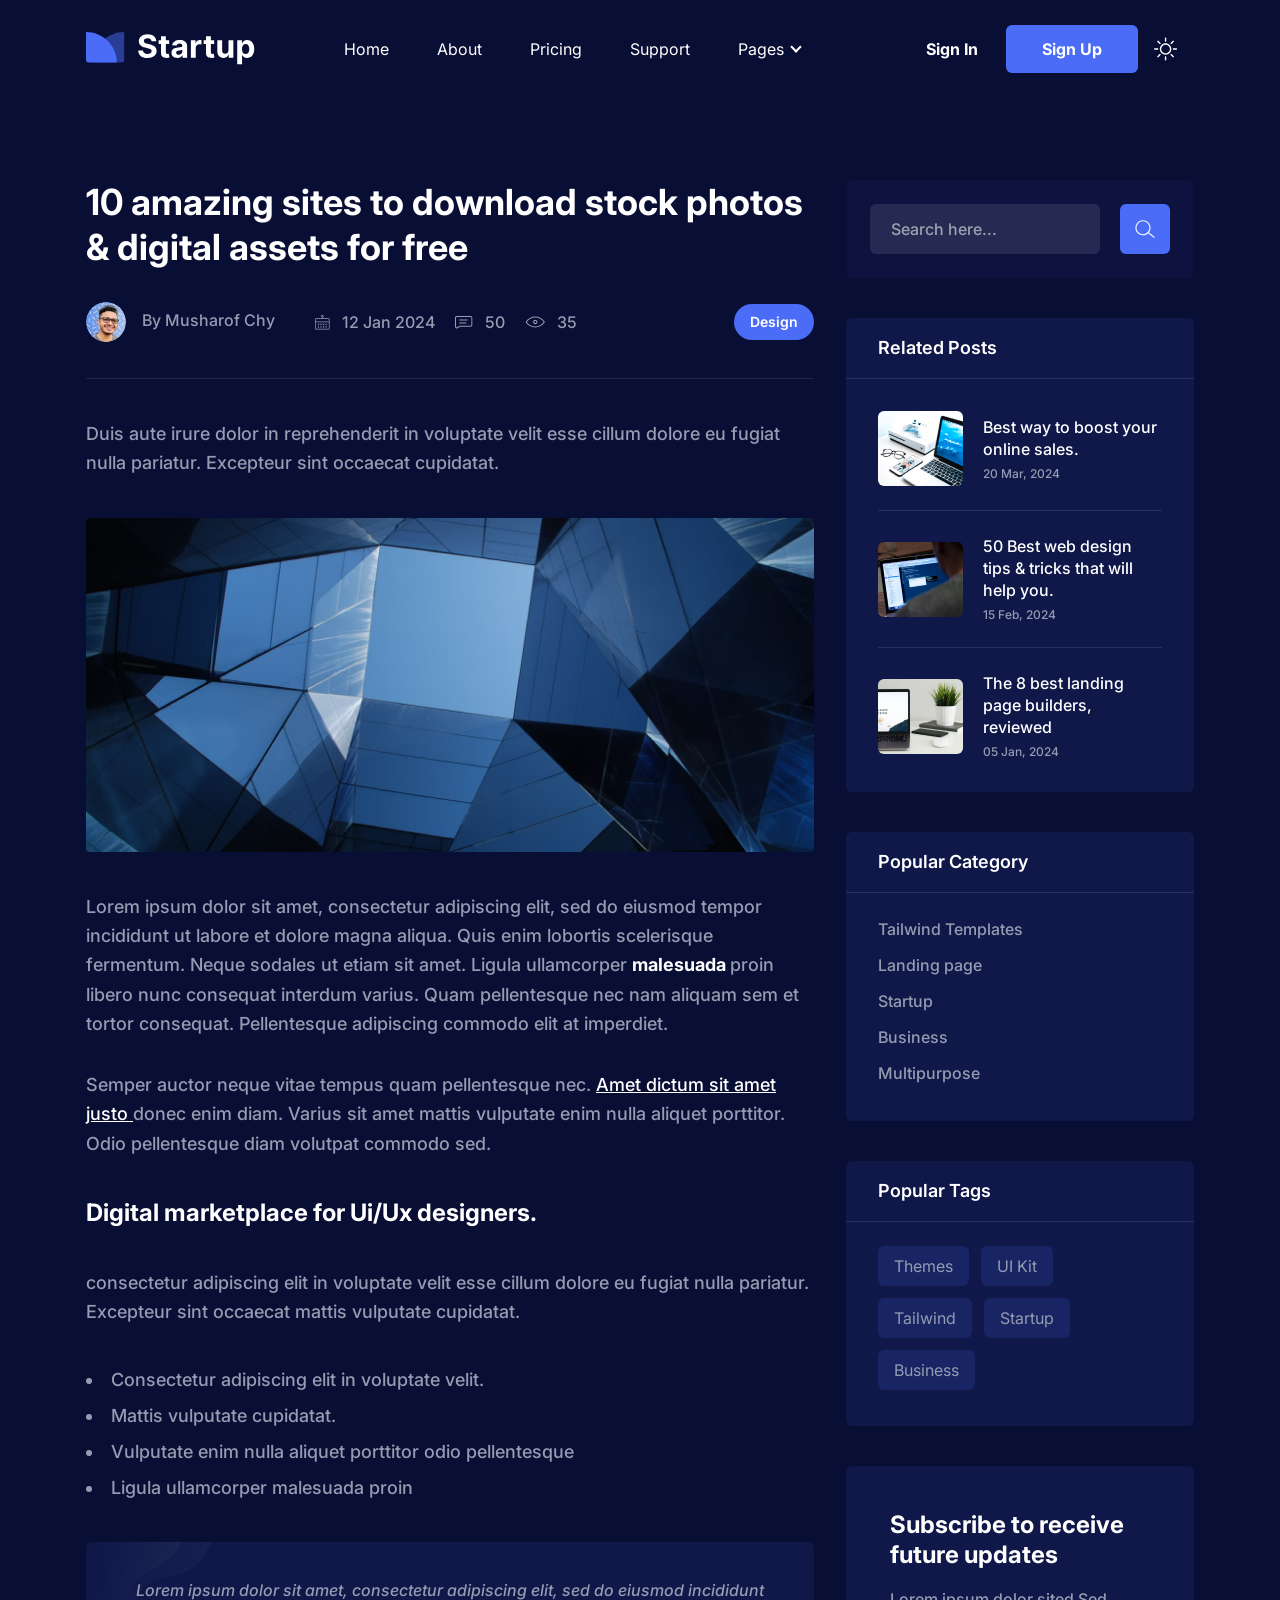
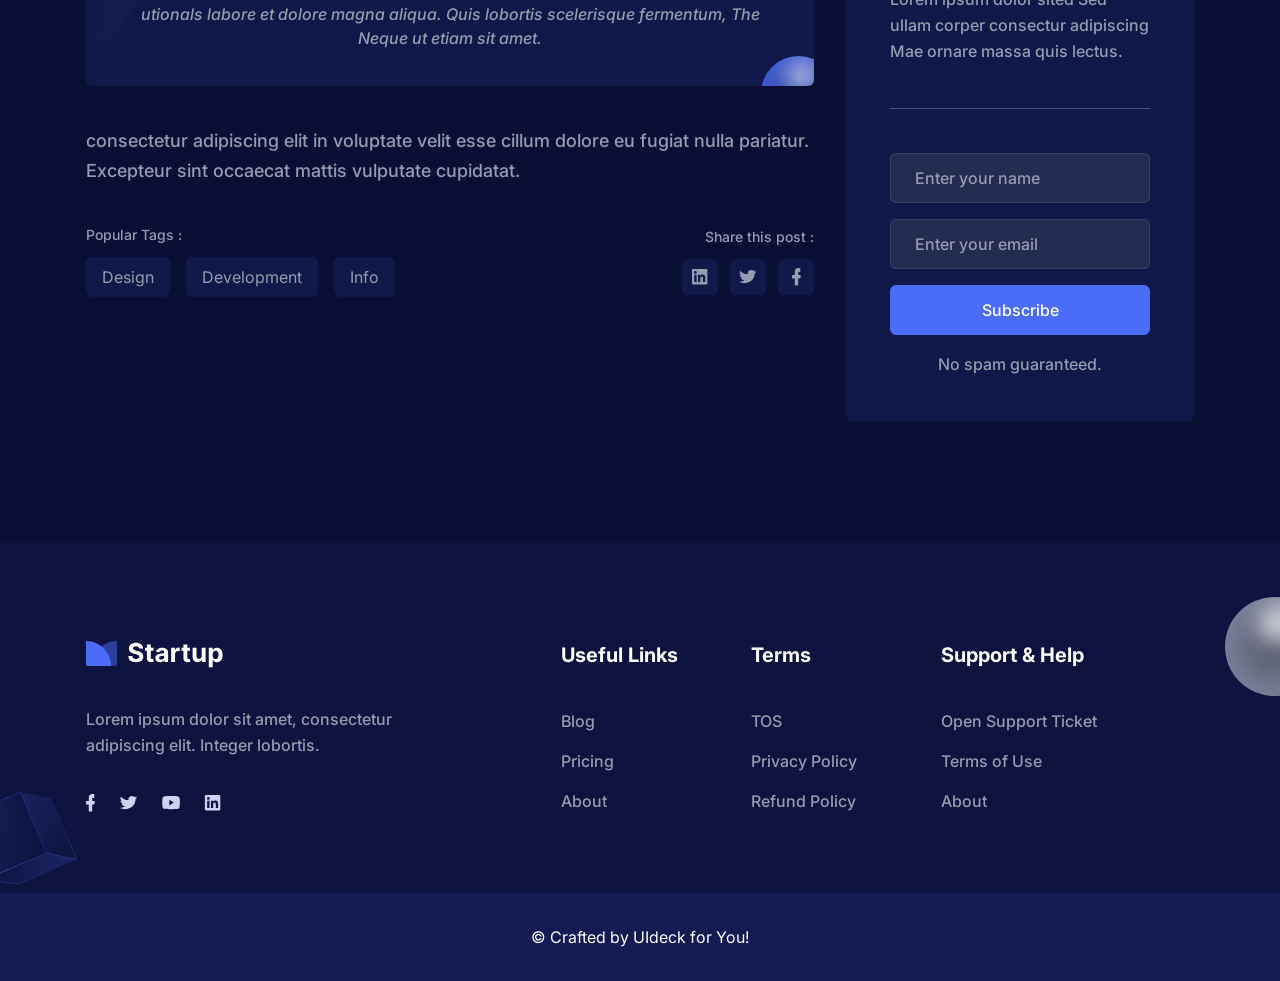
<file: startup-tailwind.preview.uideck.com/blog-sidebar.html>
<!DOCTYPE html>
<html lang="en" class="dark">


<!-- Mirrored from startup-tailwind.preview.uideck.com/blog-sidebar by HTTrack Website Copier/3.x [XR&CO'2014], Tue, 02 Jun 2026 09:11:24 GMT -->
<!-- Added by HTTrack --><meta http-equiv="content-type" content="text/html;charset=utf-8" /><!-- /Added by HTTrack -->
<head>
  <meta charset="UTF-8" />
  <meta http-equiv="X-UA-Compatible" content="IE=edge" />
  <meta name="viewport" content="width=device-width, initial-scale=1.0" />
  <title>Startup Tailwind CSS Template</title>
<link rel="icon" href="favicon.ico"><link href="style.css" rel="stylesheet"></head>

<body class="dark:bg-black">
  <!-- ====== Navbar Section Start -->
  <header class="header bg-transparent absolute top-0 left-0 z-40 w-full flex items-center">
    <div class="container">
      <div class="flex mx-[-16px] items-center justify-between relative">
        <div class="px-4 w-60 max-w-full">
          <a href="index.html" class="w-full block py-8 header-logo">
            <img src="images/logo-2.svg" alt="logo" class="w-full dark:hidden" />
            <img src="images/logo.svg" alt="logo" class="w-full hidden dark:block" />
          </a>
        </div>
        <div class="flex px-4 justify-between items-center w-full">
          <div>
            <button id="navbarToggler" aria-label="Mobile Menu"
              class="block absolute right-4 top-1/2 translate-y-[-50%] lg:hidden focus:ring-2 ring-primary px-3 py-[6px] rounded-lg">
              <span class="relative w-[30px] h-[2px] my-[6px] block bg-dark dark:bg-white"></span>
              <span class="relative w-[30px] h-[2px] my-[6px] block bg-dark dark:bg-white"></span>
              <span class="relative w-[30px] h-[2px] my-[6px] block bg-dark dark:bg-white"></span>
            </button>
            <nav id="navbarCollapse"
              class="absolute py-5 lg:py-0 lg:px-4 xl:px-6 bg-white dark:bg-dark lg:dark:bg-transparent lg:bg-transparent shadow-lg rounded-lg max-w-[250px] w-full lg:max-w-full lg:w-full right-4 top-full hidden lg:block lg:static lg:shadow-none">
              <ul class="block lg:flex">
                <li class="relative group">
                  <a href="index.html#home"
                    class="menu-scroll text-base text-dark dark:text-white group-hover:opacity-70 py-2 lg:py-6 lg:inline-flex lg:px-0 flex mx-8 lg:mr-0">
                    Home
                  </a>
                </li>
                <li class="relative group">
                  <a href="index.html#about"
                    class="menu-scroll text-base text-dark dark:text-white group-hover:opacity-70 py-2 lg:py-6 lg:inline-flex lg:px-0 flex mx-8 lg:mr-0 lg:ml-8 xl:ml-12">
                    About
                  </a>
                </li>
                <li class="relative group">
                  <a href="index.html#pricing"
                    class="menu-scroll text-base text-dark dark:text-white group-hover:opacity-70 py-2 lg:py-6 lg:inline-flex lg:px-0 flex mx-8 lg:mr-0 lg:ml-8 xl:ml-12">
                    Pricing
                  </a>
                </li>
                <li class="relative group">
                  <a href="index.html#contact"
                    class="menu-scroll text-base text-dark dark:text-white group-hover:opacity-70 py-2 lg:py-6 lg:inline-flex lg:px-0 flex mx-8 lg:mr-0 lg:ml-8 xl:ml-12">
                    Support
                  </a>
                </li>
                <li class="relative group submenu-item">
                  <a href="javascript:void(0)"
                    class="text-base text-dark dark:text-white group-hover:opacity-70 py-2 lg:py-6 lg:inline-flex lg:pl-0 lg:pr-4 flex mx-8 lg:mr-0 lg:ml-8 xl:ml-12 relative after:absolute after:w-2 after:h-2 after:border-b-2 after:border-r-2 after:border-current after:rotate-45 lg:after:right-0 after:right-1 after:top-1/2 after:translate-y-[-50%] after:mt-[-2px]">
                    Pages
                  </a>
                  <div
                    class="submenu hidden relative lg:absolute w-[250px] top-full lg:top-[110%] left-0 rounded-md lg:shadow-lg p-4 lg:block lg:opacity-0 lg:invisible group-hover:opacity-100 lg:group-hover:visible lg:group-hover:top-full bg-white dark:bg-dark transition-[top] duration-300">
                    <a href="about.html"
                      class="block text-sm rounded py-[10px] px-4 text-dark dark:text-white hover:opacity-70"> About
                      Page </a>

                    <a href="contact.html"
                      class="block text-sm rounded py-[10px] px-4 text-dark dark:text-white hover:opacity-70"> Contact
                      Page </a>
                    <a href="blog-grids.html"
                      class="block text-sm rounded py-[10px] px-4 text-dark dark:text-white hover:opacity-70"> Blog Grid
                      Page </a>
                    <a href="blog-sidebar.html"
                      class="block text-sm rounded py-[10px] px-4 text-dark dark:text-white hover:opacity-70"> Blog
                      Sidebar Page </a>
                    <a href="blog-details.html"
                      class="block text-sm rounded py-[10px] px-4 text-dark dark:text-white hover:opacity-70"> Blog
                      Details Page </a>
                    <a href="signin.html"
                      class="block text-sm rounded py-[10px] px-4 text-dark dark:text-white hover:opacity-70"> Sign In
                      Page </a>
                    <a href="signup.html"
                      class="block text-sm rounded py-[10px] px-4 text-dark dark:text-white hover:opacity-70"> Sign Up
                      Page </a>
                    <a href="404.html"
                      class="block text-sm rounded py-[10px] px-4 text-dark dark:text-white hover:opacity-70"> 404 Page
                    </a>
                  </div>
                </li>
              </ul>
            </nav>
          </div>
          <div class="flex justify-end items-center pr-16 lg:pr-0">
            <a href="signin.html"
              class="hidden md:block text-base font-bold text-dark dark:text-white hover:opacity-70 py-3 px-7"> Sign In
            </a>
            <a href="signup.html"
              class="hidden md:block text-base font-bold text-white bg-primary py-3 px-8 md:px-9 lg:px-6 xl:px-9 hover:shadow-signUp hover:bg-opacity-90 rounded-md transition ease-in-up duration-300">
              Sign Up
            </a>
            <div>
              <label for="darkToggler"
                class="cursor-pointer w-9 h-9 md:w-14 md:h-14 rounded-full flex items-center justify-center bg-gray-2 dark:bg-dark-bg text-black dark:text-white">
                <input type="checkbox" name="darkToggler" id="darkToggler" class="sr-only" aria-label="darkToggler" />
                <svg viewBox="0 0 23 23" class="stroke-current dark:hidden w-5 h-5 md:w-6 md:h-6" fill="none">
                  <path
                    d="M9.55078 1.5C5.80078 1.5 1.30078 5.25 1.30078 11.25C1.30078 17.25 5.80078 21.75 11.8008 21.75C17.8008 21.75 21.5508 17.25 21.5508 13.5C13.3008 18.75 4.30078 9.75 9.55078 1.5Z"
                    stroke-width="2" stroke-linecap="round" stroke-linejoin="round" />
                </svg>
                <svg viewBox="0 0 25 24" fill="none" xmlns="http://www.w3.org/2000/svg"
                  class="hidden dark:block w-5 h-5 md:w-6 md:h-6">
                  <mask id="path-1-inside-1_977:1934" fill="white">
                    <path
                      d="M12.0508 16.5C10.8573 16.5 9.71271 16.0259 8.8688 15.182C8.02489 14.3381 7.55078 13.1935 7.55078 12C7.55078 10.8065 8.02489 9.66193 8.8688 8.81802C9.71271 7.97411 10.8573 7.5 12.0508 7.5C13.2443 7.5 14.3888 7.97411 15.2328 8.81802C16.0767 9.66193 16.5508 10.8065 16.5508 12C16.5508 13.1935 16.0767 14.3381 15.2328 15.182C14.3888 16.0259 13.2443 16.5 12.0508 16.5ZM12.0508 18C13.6421 18 15.1682 17.3679 16.2934 16.2426C17.4186 15.1174 18.0508 13.5913 18.0508 12C18.0508 10.4087 17.4186 8.88258 16.2934 7.75736C15.1682 6.63214 13.6421 6 12.0508 6C10.4595 6 8.93336 6.63214 7.80814 7.75736C6.68292 8.88258 6.05078 10.4087 6.05078 12C6.05078 13.5913 6.68292 15.1174 7.80814 16.2426C8.93336 17.3679 10.4595 18 12.0508 18ZM12.0508 0C12.2497 0 12.4405 0.0790176 12.5811 0.21967C12.7218 0.360322 12.8008 0.551088 12.8008 0.75V3.75C12.8008 3.94891 12.7218 4.13968 12.5811 4.28033C12.4405 4.42098 12.2497 4.5 12.0508 4.5C11.8519 4.5 11.6611 4.42098 11.5205 4.28033C11.3798 4.13968 11.3008 3.94891 11.3008 3.75V0.75C11.3008 0.551088 11.3798 0.360322 11.5205 0.21967C11.6611 0.0790176 11.8519 0 12.0508 0V0ZM12.0508 19.5C12.2497 19.5 12.4405 19.579 12.5811 19.7197C12.7218 19.8603 12.8008 20.0511 12.8008 20.25V23.25C12.8008 23.4489 12.7218 23.6397 12.5811 23.7803C12.4405 23.921 12.2497 24 12.0508 24C11.8519 24 11.6611 23.921 11.5205 23.7803C11.3798 23.6397 11.3008 23.4489 11.3008 23.25V20.25C11.3008 20.0511 11.3798 19.8603 11.5205 19.7197C11.6611 19.579 11.8519 19.5 12.0508 19.5ZM24.0508 12C24.0508 12.1989 23.9718 12.3897 23.8311 12.5303C23.6905 12.671 23.4997 12.75 23.3008 12.75H20.3008C20.1019 12.75 19.9111 12.671 19.7705 12.5303C19.6298 12.3897 19.5508 12.1989 19.5508 12C19.5508 11.8011 19.6298 11.6103 19.7705 11.4697C19.9111 11.329 20.1019 11.25 20.3008 11.25H23.3008C23.4997 11.25 23.6905 11.329 23.8311 11.4697C23.9718 11.6103 24.0508 11.8011 24.0508 12ZM4.55078 12C4.55078 12.1989 4.47176 12.3897 4.33111 12.5303C4.19046 12.671 3.99969 12.75 3.80078 12.75H0.800781C0.601869 12.75 0.411103 12.671 0.270451 12.5303C0.129799 12.3897 0.0507813 12.1989 0.0507812 12C0.0507813 11.8011 0.129799 11.6103 0.270451 11.4697C0.411103 11.329 0.601869 11.25 0.800781 11.25H3.80078C3.99969 11.25 4.19046 11.329 4.33111 11.4697C4.47176 11.6103 4.55078 11.8011 4.55078 12ZM20.5363 3.5145C20.6769 3.65515 20.7559 3.84588 20.7559 4.04475C20.7559 4.24362 20.6769 4.43435 20.5363 4.575L18.4153 6.6975C18.3455 6.76713 18.2628 6.82235 18.1717 6.86C18.0806 6.89765 17.983 6.91699 17.8845 6.91692C17.6855 6.91678 17.4947 6.83758 17.354 6.69675C17.2844 6.62702 17.2292 6.54425 17.1915 6.45318C17.1539 6.36211 17.1345 6.26452 17.1346 6.16597C17.1348 5.96695 17.214 5.77613 17.3548 5.6355L19.4758 3.5145C19.6164 3.3739 19.8072 3.29491 20.006 3.29491C20.2049 3.29491 20.3956 3.3739 20.5363 3.5145ZM6.74678 17.304C6.88738 17.4446 6.96637 17.6354 6.96637 17.8342C6.96637 18.0331 6.88738 18.2239 6.74678 18.3645L4.62578 20.4855C4.48433 20.6221 4.29488 20.6977 4.09823 20.696C3.90158 20.6943 3.71347 20.6154 3.57442 20.4764C3.43536 20.3373 3.35648 20.1492 3.35478 19.9526C3.35307 19.7559 3.42866 19.5665 3.56528 19.425L5.68628 17.304C5.82693 17.1634 6.01766 17.0844 6.21653 17.0844C6.4154 17.0844 6.60614 17.1634 6.74678 17.304ZM20.5363 20.4855C20.3956 20.6261 20.2049 20.7051 20.006 20.7051C19.8072 20.7051 19.6164 20.6261 19.4758 20.4855L17.3548 18.3645C17.2182 18.223 17.1426 18.0336 17.1443 17.8369C17.146 17.6403 17.2249 17.4522 17.3639 17.3131C17.503 17.1741 17.6911 17.0952 17.8877 17.0935C18.0844 17.0918 18.2738 17.1674 18.4153 17.304L20.5363 19.425C20.6769 19.5656 20.7559 19.7564 20.7559 19.9552C20.7559 20.1541 20.6769 20.3449 20.5363 20.4855ZM6.74678 6.6975C6.60614 6.8381 6.4154 6.91709 6.21653 6.91709C6.01766 6.91709 5.82693 6.8381 5.68628 6.6975L3.56528 4.575C3.49365 4.50582 3.43651 4.42306 3.39721 4.33155C3.3579 4.24005 3.33721 4.14164 3.33634 4.04205C3.33548 3.94247 3.35445 3.84371 3.39216 3.75153C3.42988 3.65936 3.48557 3.57562 3.55598 3.5052C3.6264 3.43478 3.71014 3.37909 3.80232 3.34138C3.89449 3.30367 3.99325 3.2847 4.09283 3.28556C4.19242 3.28643 4.29083 3.30712 4.38233 3.34642C4.47384 3.38573 4.5566 3.44287 4.62578 3.5145L6.74678 5.6355C6.81663 5.70517 6.87204 5.78793 6.90985 5.87905C6.94766 5.97017 6.96712 6.06785 6.96712 6.1665C6.96712 6.26515 6.94766 6.36283 6.90985 6.45395C6.87204 6.54507 6.81663 6.62783 6.74678 6.6975Z" />
                  </mask>
                  <path
                    d="M12.0508 16.5C10.8573 16.5 9.71271 16.0259 8.8688 15.182C8.02489 14.3381 7.55078 13.1935 7.55078 12C7.55078 10.8065 8.02489 9.66193 8.8688 8.81802C9.71271 7.97411 10.8573 7.5 12.0508 7.5C13.2443 7.5 14.3888 7.97411 15.2328 8.81802C16.0767 9.66193 16.5508 10.8065 16.5508 12C16.5508 13.1935 16.0767 14.3381 15.2328 15.182C14.3888 16.0259 13.2443 16.5 12.0508 16.5ZM12.0508 18C13.6421 18 15.1682 17.3679 16.2934 16.2426C17.4186 15.1174 18.0508 13.5913 18.0508 12C18.0508 10.4087 17.4186 8.88258 16.2934 7.75736C15.1682 6.63214 13.6421 6 12.0508 6C10.4595 6 8.93336 6.63214 7.80814 7.75736C6.68292 8.88258 6.05078 10.4087 6.05078 12C6.05078 13.5913 6.68292 15.1174 7.80814 16.2426C8.93336 17.3679 10.4595 18 12.0508 18ZM12.0508 0C12.2497 0 12.4405 0.0790176 12.5811 0.21967C12.7218 0.360322 12.8008 0.551088 12.8008 0.75V3.75C12.8008 3.94891 12.7218 4.13968 12.5811 4.28033C12.4405 4.42098 12.2497 4.5 12.0508 4.5C11.8519 4.5 11.6611 4.42098 11.5205 4.28033C11.3798 4.13968 11.3008 3.94891 11.3008 3.75V0.75C11.3008 0.551088 11.3798 0.360322 11.5205 0.21967C11.6611 0.0790176 11.8519 0 12.0508 0V0ZM12.0508 19.5C12.2497 19.5 12.4405 19.579 12.5811 19.7197C12.7218 19.8603 12.8008 20.0511 12.8008 20.25V23.25C12.8008 23.4489 12.7218 23.6397 12.5811 23.7803C12.4405 23.921 12.2497 24 12.0508 24C11.8519 24 11.6611 23.921 11.5205 23.7803C11.3798 23.6397 11.3008 23.4489 11.3008 23.25V20.25C11.3008 20.0511 11.3798 19.8603 11.5205 19.7197C11.6611 19.579 11.8519 19.5 12.0508 19.5ZM24.0508 12C24.0508 12.1989 23.9718 12.3897 23.8311 12.5303C23.6905 12.671 23.4997 12.75 23.3008 12.75H20.3008C20.1019 12.75 19.9111 12.671 19.7705 12.5303C19.6298 12.3897 19.5508 12.1989 19.5508 12C19.5508 11.8011 19.6298 11.6103 19.7705 11.4697C19.9111 11.329 20.1019 11.25 20.3008 11.25H23.3008C23.4997 11.25 23.6905 11.329 23.8311 11.4697C23.9718 11.6103 24.0508 11.8011 24.0508 12ZM4.55078 12C4.55078 12.1989 4.47176 12.3897 4.33111 12.5303C4.19046 12.671 3.99969 12.75 3.80078 12.75H0.800781C0.601869 12.75 0.411103 12.671 0.270451 12.5303C0.129799 12.3897 0.0507813 12.1989 0.0507812 12C0.0507813 11.8011 0.129799 11.6103 0.270451 11.4697C0.411103 11.329 0.601869 11.25 0.800781 11.25H3.80078C3.99969 11.25 4.19046 11.329 4.33111 11.4697C4.47176 11.6103 4.55078 11.8011 4.55078 12ZM20.5363 3.5145C20.6769 3.65515 20.7559 3.84588 20.7559 4.04475C20.7559 4.24362 20.6769 4.43435 20.5363 4.575L18.4153 6.6975C18.3455 6.76713 18.2628 6.82235 18.1717 6.86C18.0806 6.89765 17.983 6.91699 17.8845 6.91692C17.6855 6.91678 17.4947 6.83758 17.354 6.69675C17.2844 6.62702 17.2292 6.54425 17.1915 6.45318C17.1539 6.36211 17.1345 6.26452 17.1346 6.16597C17.1348 5.96695 17.214 5.77613 17.3548 5.6355L19.4758 3.5145C19.6164 3.3739 19.8072 3.29491 20.006 3.29491C20.2049 3.29491 20.3956 3.3739 20.5363 3.5145ZM6.74678 17.304C6.88738 17.4446 6.96637 17.6354 6.96637 17.8342C6.96637 18.0331 6.88738 18.2239 6.74678 18.3645L4.62578 20.4855C4.48433 20.6221 4.29488 20.6977 4.09823 20.696C3.90158 20.6943 3.71347 20.6154 3.57442 20.4764C3.43536 20.3373 3.35648 20.1492 3.35478 19.9526C3.35307 19.7559 3.42866 19.5665 3.56528 19.425L5.68628 17.304C5.82693 17.1634 6.01766 17.0844 6.21653 17.0844C6.4154 17.0844 6.60614 17.1634 6.74678 17.304ZM20.5363 20.4855C20.3956 20.6261 20.2049 20.7051 20.006 20.7051C19.8072 20.7051 19.6164 20.6261 19.4758 20.4855L17.3548 18.3645C17.2182 18.223 17.1426 18.0336 17.1443 17.8369C17.146 17.6403 17.2249 17.4522 17.3639 17.3131C17.503 17.1741 17.6911 17.0952 17.8877 17.0935C18.0844 17.0918 18.2738 17.1674 18.4153 17.304L20.5363 19.425C20.6769 19.5656 20.7559 19.7564 20.7559 19.9552C20.7559 20.1541 20.6769 20.3449 20.5363 20.4855ZM6.74678 6.6975C6.60614 6.8381 6.4154 6.91709 6.21653 6.91709C6.01766 6.91709 5.82693 6.8381 5.68628 6.6975L3.56528 4.575C3.49365 4.50582 3.43651 4.42306 3.39721 4.33155C3.3579 4.24005 3.33721 4.14164 3.33634 4.04205C3.33548 3.94247 3.35445 3.84371 3.39216 3.75153C3.42988 3.65936 3.48557 3.57562 3.55598 3.5052C3.6264 3.43478 3.71014 3.37909 3.80232 3.34138C3.89449 3.30367 3.99325 3.2847 4.09283 3.28556C4.19242 3.28643 4.29083 3.30712 4.38233 3.34642C4.47384 3.38573 4.5566 3.44287 4.62578 3.5145L6.74678 5.6355C6.81663 5.70517 6.87204 5.78793 6.90985 5.87905C6.94766 5.97017 6.96712 6.06785 6.96712 6.1665C6.96712 6.26515 6.94766 6.36283 6.90985 6.45395C6.87204 6.54507 6.81663 6.62783 6.74678 6.6975Z"
                    fill="black" stroke="white" stroke-width="2" mask="url(#path-1-inside-1_977:1934)" />
                </svg>
              </label>
            </div>
          </div>
        </div>
      </div>
    </div>
  </header>
  <!-- ====== Navbar Section End -->

  <!-- ====== Blog Section Start -->
  <section class="pt-[180px] pb-[120px] overflow-hidden">
    <div class="container">
      <div class="flex flex-wrap mx-[-16px]">
        <div class="w-full lg:w-8/12 px-4">
          <div>
            <h2 class="font-bold text-black dark:text-white text-3xl sm:text-4xl leading-tight sm:leading-tight mb-8">
              10 amazing sites to download stock photos & digital assets for free
            </h2>
            <div
              class="flex flex-wrap items-center justify-between pb-4 mb-10 border-b border-body-color border-opacity-10 dark:border-white dark:border-opacity-10">
              <div class="flex flex-wrap items-center">
                <div class="flex items-center mr-10 mb-5">
                  <div class="max-w-[40px] w-full h-[40px] rounded-full overflow-hidden mr-4">
                    <img src="images/author-02.png" alt="author" class="w-full" />
                  </div>
                  <div class="w-full">
                    <h4 class="text-base font-medium text-body-color mb-1">
                      By
                      <a href="javascript:void(0)" class="text-body-color hover:text-primary"> Musharof Chy </a>
                    </h4>
                  </div>
                </div>
                <div class="flex items-center mb-5">
                  <p class="flex items-center text-base text-body-color font-medium mr-5">
                    <span class="mr-3">
                      <svg width="15" height="15" viewBox="0 0 15 15" class="fill-current">
                        <path
                          d="M3.89531 8.67529H3.10666C2.96327 8.67529 2.86768 8.77089 2.86768 8.91428V9.67904C2.86768 9.82243 2.96327 9.91802 3.10666 9.91802H3.89531C4.03871 9.91802 4.1343 9.82243 4.1343 9.67904V8.91428C4.1343 8.77089 4.03871 8.67529 3.89531 8.67529Z" />
                        <path
                          d="M6.429 8.67529H5.64035C5.49696 8.67529 5.40137 8.77089 5.40137 8.91428V9.67904C5.40137 9.82243 5.49696 9.91802 5.64035 9.91802H6.429C6.57239 9.91802 6.66799 9.82243 6.66799 9.67904V8.91428C6.66799 8.77089 6.5485 8.67529 6.429 8.67529Z" />
                        <path
                          d="M8.93828 8.67529H8.14963C8.00624 8.67529 7.91064 8.77089 7.91064 8.91428V9.67904C7.91064 9.82243 8.00624 9.91802 8.14963 9.91802H8.93828C9.08167 9.91802 9.17727 9.82243 9.17727 9.67904V8.91428C9.17727 8.77089 9.08167 8.67529 8.93828 8.67529Z" />
                        <path
                          d="M11.4715 8.67529H10.6828C10.5394 8.67529 10.4438 8.77089 10.4438 8.91428V9.67904C10.4438 9.82243 10.5394 9.91802 10.6828 9.91802H11.4715C11.6149 9.91802 11.7105 9.82243 11.7105 9.67904V8.91428C11.7105 8.77089 11.591 8.67529 11.4715 8.67529Z" />
                        <path
                          d="M3.89531 11.1606H3.10666C2.96327 11.1606 2.86768 11.2562 2.86768 11.3996V12.1644C2.86768 12.3078 2.96327 12.4034 3.10666 12.4034H3.89531C4.03871 12.4034 4.1343 12.3078 4.1343 12.1644V11.3996C4.1343 11.2562 4.03871 11.1606 3.89531 11.1606Z" />
                        <path
                          d="M6.429 11.1606H5.64035C5.49696 11.1606 5.40137 11.2562 5.40137 11.3996V12.1644C5.40137 12.3078 5.49696 12.4034 5.64035 12.4034H6.429C6.57239 12.4034 6.66799 12.3078 6.66799 12.1644V11.3996C6.66799 11.2562 6.5485 11.1606 6.429 11.1606Z" />
                        <path
                          d="M8.93828 11.1606H8.14963C8.00624 11.1606 7.91064 11.2562 7.91064 11.3996V12.1644C7.91064 12.3078 8.00624 12.4034 8.14963 12.4034H8.93828C9.08167 12.4034 9.17727 12.3078 9.17727 12.1644V11.3996C9.17727 11.2562 9.08167 11.1606 8.93828 11.1606Z" />
                        <path
                          d="M11.4715 11.1606H10.6828C10.5394 11.1606 10.4438 11.2562 10.4438 11.3996V12.1644C10.4438 12.3078 10.5394 12.4034 10.6828 12.4034H11.4715C11.6149 12.4034 11.7105 12.3078 11.7105 12.1644V11.3996C11.7105 11.2562 11.591 11.1606 11.4715 11.1606Z" />
                        <path
                          d="M13.2637 3.3697H7.64754V2.58105C8.19721 2.43765 8.62738 1.91189 8.62738 1.31442C8.62738 0.597464 8.02992 0 7.28906 0C6.54821 0 5.95074 0.597464 5.95074 1.31442C5.95074 1.91189 6.35702 2.41376 6.93058 2.58105V3.3697H1.31442C0.597464 3.3697 0 3.96716 0 4.68412V13.2637C0 13.9807 0.597464 14.5781 1.31442 14.5781H13.2637C13.9807 14.5781 14.5781 13.9807 14.5781 13.2637V4.68412C14.5781 3.96716 13.9807 3.3697 13.2637 3.3697ZM6.6677 1.31442C6.6677 0.979841 6.93058 0.716957 7.28906 0.716957C7.62364 0.716957 7.91042 0.979841 7.91042 1.31442C7.91042 1.649 7.64754 1.91189 7.28906 1.91189C6.95448 1.91189 6.6677 1.6251 6.6677 1.31442ZM1.31442 4.08665H13.2637C13.5983 4.08665 13.8612 4.34954 13.8612 4.68412V6.45261H0.716957V4.68412C0.716957 4.34954 0.979841 4.08665 1.31442 4.08665ZM13.2637 13.8612H1.31442C0.979841 13.8612 0.716957 13.5983 0.716957 13.2637V7.16957H13.8612V13.2637C13.8612 13.5983 13.5983 13.8612 13.2637 13.8612Z" />
                      </svg>
                    </span>
                    12 Jan 2024
                  </p>
                  <p class="flex items-center text-base text-body-color font-medium mr-5">
                    <span class="mr-3">
                      <svg width="18" height="13" viewBox="0 0 18 13" class="fill-current">
                        <path
                          d="M15.6375 0H1.6875C0.759375 0 0 0.759375 0 1.6875V10.6875C0 11.3062 0.309375 11.8406 0.84375 12.15C1.09687 12.2906 1.40625 12.375 1.6875 12.375C1.96875 12.375 2.25 12.2906 2.53125 12.15L5.00625 10.7156C5.11875 10.6594 5.23125 10.6312 5.34375 10.6312H15.6094C16.5375 10.6312 17.2969 9.87187 17.2969 8.94375V1.6875C17.325 0.759375 16.5656 0 15.6375 0ZM16.3406 8.94375C16.3406 9.3375 16.0312 9.64687 15.6375 9.64687H5.37187C5.09062 9.64687 4.78125 9.73125 4.52812 9.87187L2.05313 11.3063C1.82812 11.4187 1.575 11.4187 1.35 11.3063C1.125 11.1938 1.0125 10.9688 1.0125 10.7156V1.6875C1.0125 1.29375 1.32188 0.984375 1.71563 0.984375H15.6656C16.0594 0.984375 16.3687 1.29375 16.3687 1.6875V8.94375H16.3406Z" />
                        <path
                          d="M12.2342 3.375H4.69668C4.41543 3.375 4.19043 3.6 4.19043 3.88125C4.19043 4.1625 4.41543 4.3875 4.69668 4.3875H12.2623C12.5435 4.3875 12.7685 4.1625 12.7685 3.88125C12.7685 3.6 12.5154 3.375 12.2342 3.375Z" />
                        <path
                          d="M11.0529 6.55322H4.69668C4.41543 6.55322 4.19043 6.77822 4.19043 7.05947C4.19043 7.34072 4.41543 7.56572 4.69668 7.56572H11.0811C11.3623 7.56572 11.5873 7.34072 11.5873 7.05947C11.5873 6.77822 11.3342 6.55322 11.0529 6.55322Z" />
                      </svg>
                    </span>
                    50
                  </p>
                  <p class="flex items-center text-base text-body-color font-medium">
                    <span class="mr-3">
                      <svg width="20" height="12" viewBox="0 0 20 12" class="fill-current">
                        <path
                          d="M10.2559 3.8125C9.03711 3.8125 8.06836 4.8125 8.06836 6C8.06836 7.1875 9.06836 8.1875 10.2559 8.1875C11.4434 8.1875 12.4434 7.1875 12.4434 6C12.4434 4.8125 11.4746 3.8125 10.2559 3.8125ZM10.2559 7.09375C9.66211 7.09375 9.16211 6.59375 9.16211 6C9.16211 5.40625 9.66211 4.90625 10.2559 4.90625C10.8496 4.90625 11.3496 5.40625 11.3496 6C11.3496 6.59375 10.8496 7.09375 10.2559 7.09375Z" />
                        <path
                          d="M19.7559 5.625C17.6934 2.375 14.1309 0.4375 10.2559 0.4375C6.38086 0.4375 2.81836 2.375 0.755859 5.625C0.630859 5.84375 0.630859 6.125 0.755859 6.34375C2.81836 9.59375 6.38086 11.5312 10.2559 11.5312C14.1309 11.5312 17.6934 9.59375 19.7559 6.34375C19.9121 6.125 19.9121 5.84375 19.7559 5.625ZM10.2559 10.4375C6.84961 10.4375 3.69336 8.78125 1.81836 5.96875C3.69336 3.1875 6.84961 1.53125 10.2559 1.53125C13.6621 1.53125 16.8184 3.1875 18.6934 5.96875C16.8184 8.78125 13.6621 10.4375 10.2559 10.4375Z" />
                      </svg>
                    </span>
                    35
                  </p>
                </div>
              </div>
              <div class="mb-5">
                <span
                  class="bg-primary rounded-full inline-flex items-center justify-center py-2 px-4 font-semibold text-sm text-white">
                  Design </span>
              </div>
            </div>
            <div>
              <p
                class="font-medium text-body-color text-base sm:text-lg lg:text-base xl:text-lg sm:leading-relaxed lg:leading-relaxed xl:leading-relaxed leading-relaxed mb-10">
                Duis aute irure dolor in reprehenderit in voluptate velit esse cillum dolore eu fugiat nulla pariatur.
                Excepteur sint occaecat cupidatat.
              </p>
              <div class="w-full rounded overflow-hidden mb-10">
                <img src="images/blog-details-01.jpg" alt="image"
                  class="w-full h-full object-cover object-center" />
              </div>
              <p
                class="font-medium text-body-color text-base sm:text-lg lg:text-base xl:text-lg sm:leading-relaxed lg:leading-relaxed xl:leading-relaxed leading-relaxed mb-8">
                Lorem ipsum dolor sit amet, consectetur adipiscing elit, sed do eiusmod tempor incididunt ut labore et
                dolore magna aliqua. Quis enim lobortis scelerisque fermentum. Neque sodales ut
                etiam sit amet. Ligula ullamcorper
                <strong class="text-primary dark:text-white"> malesuada </strong>
                proin libero nunc consequat interdum varius. Quam pellentesque nec nam aliquam sem et tortor consequat.
                Pellentesque adipiscing commodo elit at imperdiet.
              </p>
              <p
                class="font-medium text-body-color text-base sm:text-lg lg:text-base xl:text-lg sm:leading-relaxed lg:leading-relaxed xl:leading-relaxed leading-relaxed mb-10">
                Semper auctor neque vitae tempus quam pellentesque nec.
                <span class="text-primary dark:text-white underline"> Amet dictum sit amet justo </span>
                donec enim diam. Varius sit amet mattis vulputate enim nulla aliquet porttitor. Odio pellentesque diam
                volutpat commodo sed.
              </p>
              <h3
                class="font-bold text-black dark:text-white font-xl sm:text-2xl lg:text-xl xl:text-2xl leading-tight sm:leading-tight lg:leading-tight xl:leading-tight mb-10">
                Digital marketplace for Ui/Ux designers.
              </h3>
              <p
                class="font-medium text-body-color text-base sm:text-lg lg:text-base xl:text-lg sm:leading-relaxed lg:leading-relaxed xl:leading-relaxed leading-relaxed mb-10">
                consectetur adipiscing elit in voluptate velit esse cillum dolore eu fugiat nulla pariatur. Excepteur
                sint occaecat mattis vulputate cupidatat.
              </p>
              <ul class="list-disc list-inside text-body-color mb-10">
                <li class="font-medium text-body-color text-base sm:text-lg lg:text-base xl:text-lg mb-2">Consectetur
                  adipiscing elit in voluptate velit.</li>
                <li class="font-medium text-body-color text-base sm:text-lg lg:text-base xl:text-lg mb-2">Mattis
                  vulputate cupidatat.</li>
                <li class="font-medium text-body-color text-base sm:text-lg lg:text-base xl:text-lg mb-2">Vulputate enim
                  nulla aliquet porttitor odio pellentesque</li>
                <li class="font-medium text-body-color text-base sm:text-lg lg:text-base xl:text-lg mb-2">Ligula
                  ullamcorper malesuada proin</li>
              </ul>
              <div
                class="rounded-md overflow-hidden p-8 md:p-9 lg:p-8 xl:p-9 bg-primary bg-opacity-10 relative z-10 mb-10">
                <p class="text-center text-base text-body-color italic font-medium">
                  Lorem ipsum dolor sit amet, consectetur adipiscing elit, sed do eiusmod incididunt utionals labore et
                  dolore magna aliqua. Quis lobortis scelerisque fermentum, The Neque ut etiam
                  sit amet.
                </p>
                <span class="absolute left-0 top-0 z-[-1]">
                  <svg width="132" height="109" viewBox="0 0 132 109" fill="none" xmlns="http://www.w3.org/2000/svg">
                    <path opacity="0.5"
                      d="M33.0354 90.11C19.9851 102.723 -3.75916 101.834 -14 99.8125V-15H132C131.456 -12.4396 127.759 -2.95278 117.318 14.5117C104.268 36.3422 78.7114 31.8952 63.2141 41.1934C47.7169 50.4916 49.3482 74.3435 33.0354 90.11Z"
                      fill="url(#paint0_linear_111:606)" />
                    <path opacity="0.5"
                      d="M33.3654 85.0768C24.1476 98.7862 1.19876 106.079 -9.12343 108.011L-38.876 22.9988L100.816 -25.8905C100.959 -23.8126 99.8798 -15.5499 94.4164 0.87754C87.5871 21.4119 61.9822 26.677 49.5641 38.7512C37.146 50.8253 44.8877 67.9401 33.3654 85.0768Z"
                      fill="url(#paint1_linear_111:606)" />
                    <defs>
                      <linearGradient id="paint0_linear_111:606" x1="94.7523" y1="82.0246" x2="8.40951" y2="52.0609"
                        gradientUnits="userSpaceOnUse">
                        <stop stop-color="white" stop-opacity="0.06" />
                        <stop offset="1" stop-color="white" stop-opacity="0" />
                      </linearGradient>
                      <linearGradient id="paint1_linear_111:606" x1="90.3206" y1="58.4236" x2="1.16149" y2="50.8365"
                        gradientUnits="userSpaceOnUse">
                        <stop stop-color="white" stop-opacity="0.06" />
                        <stop offset="1" stop-color="white" stop-opacity="0" />
                      </linearGradient>
                    </defs>
                  </svg>
                </span>
                <span class="absolute right-0 bottom-0 z-[-1]">
                  <svg width="53" height="30" viewBox="0 0 53 30" fill="none" xmlns="http://www.w3.org/2000/svg">
                    <circle opacity="0.8" cx="37.5" cy="37.5" r="37.5" fill="#4A6CF7" />
                    <mask id="mask0_111:596" style="mask-type: alpha" maskUnits="userSpaceOnUse" x="0" y="0" width="75"
                      height="75">
                      <circle opacity="0.8" cx="37.5" cy="37.5" r="37.5" fill="#4A6CF7" />
                    </mask>
                    <g mask="url(#mask0_111:596)">
                      <circle opacity="0.8" cx="37.5" cy="37.5" r="37.5" fill="url(#paint0_radial_111:596)" />
                      <g opacity="0.8" filter="url(#filter0_f_111:596)">
                        <circle cx="40.8089" cy="19.853" r="15.4412" fill="white" />
                      </g>
                    </g>
                    <defs>
                      <filter id="filter0_f_111:596" x="4.36768" y="-16.5881" width="72.8823" height="72.8823"
                        filterUnits="userSpaceOnUse" color-interpolation-filters="sRGB">
                        <feFlood flood-opacity="0" result="BackgroundImageFix" />
                        <feBlend mode="normal" in="SourceGraphic" in2="BackgroundImageFix" result="shape" />
                        <feGaussianBlur stdDeviation="10.5" result="effect1_foregroundBlur_111:596" />
                      </filter>
                      <radialGradient id="paint0_radial_111:596" cx="0" cy="0" r="1" gradientUnits="userSpaceOnUse"
                        gradientTransform="translate(37.5 37.5) rotate(90) scale(40.2574)">
                        <stop stop-opacity="0.47" />
                        <stop offset="1" stop-opacity="0" />
                      </radialGradient>
                    </defs>
                  </svg>
                </span>
              </div>
              <p
                class="font-medium text-body-color text-base sm:text-lg lg:text-base xl:text-lg sm:leading-relaxed lg:leading-relaxed xl:leading-relaxed leading-relaxed mb-10">
                consectetur adipiscing elit in voluptate velit esse cillum dolore eu fugiat nulla pariatur. Excepteur
                sint occaecat mattis vulputate cupidatat.
              </p>
              <div class="sm:flex items-center justify-between">
                <div class="mb-5">
                  <h5 class="font-medium text-body-color text-sm mb-3">Popular Tags :</h5>
                  <div class="flex items-center">
                    <a href="javascript:void(0)"
                      class="inline-flex items-center justify-center py-2 px-4 mr-4 rounded-md bg-primary bg-opacity-10 text-body-color hover:bg-opacity-100 hover:text-white">
                      Design
                    </a>
                    <a href="javascript:void(0)"
                      class="inline-flex items-center justify-center py-2 px-4 mr-4 rounded-md bg-primary bg-opacity-10 text-body-color hover:bg-opacity-100 hover:text-white">
                      Development
                    </a>
                    <a href="javascript:void(0)"
                      class="inline-flex items-center justify-center py-2 px-4 mr-4 rounded-md bg-primary bg-opacity-10 text-body-color hover:bg-opacity-100 hover:text-white">
                      Info
                    </a>
                  </div>
                </div>
                <div class="mb-5">
                  <h5 class="font-medium text-body-color text-sm sm:text-right mb-3">Share this post :</h5>
                  <div class="flex items-center sm:justify-end">
                    <a href="javascript:void(0)"
                      class="inline-flex items-center justify-center w-9 h-9 sm:ml-3 rounded-md bg-primary bg-opacity-10 text-body-color hover:bg-opacity-100 hover:text-white">
                      <svg width="16" height="16" viewBox="0 0 16 16" class="fill-current">
                        <path
                          d="M14.3442 0H1.12455C0.499798 0 0 0.497491 0 1.11936V14.3029C0 14.8999 0.499798 15.4222 1.12455 15.4222H14.2942C14.919 15.4222 15.4188 14.9247 15.4188 14.3029V1.09448C15.4688 0.497491 14.969 0 14.3442 0ZM4.57316 13.1089H2.29907V5.7709H4.57316V13.1089ZM3.42362 4.75104C2.67392 4.75104 2.09915 4.15405 2.09915 3.43269C2.09915 2.71133 2.69891 2.11434 3.42362 2.11434C4.14833 2.11434 4.74809 2.71133 4.74809 3.43269C4.74809 4.15405 4.19831 4.75104 3.42362 4.75104ZM13.1947 13.1089H10.9206V9.55183C10.9206 8.7061 10.8956 7.58674 9.72108 7.58674C8.52156 7.58674 8.34663 8.53198 8.34663 9.47721V13.1089H6.07255V5.7709H8.29665V6.79076H8.32164C8.64651 6.19377 9.37122 5.59678 10.4958 5.59678C12.8198 5.59678 13.2447 7.08925 13.2447 9.12897V13.1089H13.1947Z" />
                      </svg>
                    </a>
                    <a href="javascript:void(0)"
                      class="inline-flex items-center justify-center w-9 h-9 ml-3 rounded-md bg-primary bg-opacity-10 text-body-color hover:bg-opacity-100 hover:text-white">
                      <svg width="18" height="14" viewBox="0 0 18 14" class="fill-current">
                        <path
                          d="M15.5524 2.26027L16.625 1.0274C16.9355 0.693493 17.0202 0.436644 17.0484 0.308219C16.2016 0.770548 15.4113 0.924658 14.9032 0.924658H14.7056L14.5927 0.821918C13.9153 0.282534 13.0685 0 12.1653 0C10.1895 0 8.6371 1.48973 8.6371 3.21062C8.6371 3.31336 8.6371 3.46747 8.66532 3.57021L8.75 4.0839L8.15726 4.05822C4.54435 3.95548 1.58065 1.13014 1.10081 0.642123C0.310484 1.92637 0.762097 3.15925 1.24194 3.92979L2.20161 5.36815L0.677419 4.5976C0.705645 5.67637 1.15726 6.52397 2.03226 7.14041L2.79435 7.65411L2.03226 7.93665C2.5121 9.24658 3.58468 9.78596 4.375 9.99144L5.41935 10.2483L4.43145 10.8647C2.85081 11.8921 0.875 11.8151 0 11.738C1.77823 12.8682 3.89516 13.125 5.3629 13.125C6.46371 13.125 7.28226 13.0223 7.47984 12.9452C15.3831 11.25 15.75 4.82877 15.75 3.54452V3.36473L15.9194 3.26199C16.879 2.44007 17.2742 2.00342 17.5 1.74658C17.4153 1.77226 17.3024 1.82363 17.1895 1.84932L15.5524 2.26027Z" />
                      </svg>
                    </a>
                    <a href="javascript:void(0)"
                      class="inline-flex items-center justify-center w-9 h-9 ml-3 rounded-md bg-primary bg-opacity-10 text-body-color hover:bg-opacity-100 hover:text-white">
                      <svg width="9" height="18" viewBox="0 0 9 18" class="fill-current">
                        <path
                          d="M8.13643 7H6.78036H6.29605V6.43548V4.68548V4.12097H6.78036H7.79741C8.06378 4.12097 8.28172 3.89516 8.28172 3.55645V0.564516C8.28172 0.254032 8.088 0 7.79741 0H6.02968C4.11665 0 2.78479 1.58064 2.78479 3.92339V6.37903V6.94355H2.30048H0.65382C0.314802 6.94355 0 7.25403 0 7.70564V9.7379C0 10.1331 0.266371 10.5 0.65382 10.5H2.25205H2.73636V11.0645V16.7379C2.73636 17.1331 3.00273 17.5 3.39018 17.5H5.66644C5.81174 17.5 5.93281 17.4153 6.02968 17.3024C6.12654 17.1895 6.19919 16.9919 6.19919 16.8226V11.0927V10.5282H6.70771H7.79741C8.11222 10.5282 8.35437 10.3024 8.4028 9.96371V9.93548V9.90726L8.74182 7.95968C8.76604 7.7621 8.74182 7.53629 8.59653 7.31048C8.54809 7.16935 8.33016 7.02823 8.13643 7Z" />
                      </svg>
                    </a>
                  </div>
                </div>
              </div>
            </div>
          </div>
        </div>
        <div class="w-full lg:w-4/12 px-4">
          <div class="bg-primary bg-opacity-5 dark:bg-opacity-5 rounded-md mt-12 lg:mt-0 mb-10 p-6">
            <form class="flex items-center justify-between">
              <input type="text" placeholder="Search here..."
                class="w-full dark:bg-white dark:bg-opacity-10 rounded-md border border-transparent py-3 px-5 text-body-color palceholder-body-color font-medium text-base mr-5 outline-none focus:border-primary" />
              <button
                class="max-w-[50px] w-full h-[50px] flex items-center justify-center rounded-md bg-primary text-white">
                <svg width="20" height="18" viewBox="0 0 20 18" fill="none" xmlns="http://www.w3.org/2000/svg">
                  <path
                    d="M19.4062 16.8125L13.9375 12.375C14.9375 11.0625 15.5 9.46875 15.5 7.78125C15.5 5.75 14.7188 3.875 13.2812 2.4375C10.3438 -0.5 5.5625 -0.5 2.59375 2.4375C1.1875 3.84375 0.40625 5.75 0.40625 7.75C0.40625 9.78125 1.1875 11.6562 2.625 13.0937C4.09375 14.5625 6.03125 15.3125 7.96875 15.3125C9.875 15.3125 11.75 14.5938 13.2188 13.1875L18.75 17.6562C18.8438 17.75 18.9688 17.7812 19.0938 17.7812C19.25 17.7812 19.4062 17.7188 19.5312 17.5938C19.6875 17.3438 19.6562 17 19.4062 16.8125ZM3.375 12.3438C2.15625 11.125 1.5 9.5 1.5 7.75C1.5 6 2.15625 4.40625 3.40625 3.1875C4.65625 1.9375 6.3125 1.3125 7.96875 1.3125C9.625 1.3125 11.2812 1.9375 12.5312 3.1875C13.75 4.40625 14.4375 6.03125 14.4375 7.75C14.4375 9.46875 13.7188 11.125 12.5 12.3438C10 14.8438 5.90625 14.8438 3.375 12.3438Z"
                    fill="white" />
                </svg>
              </button>
            </form>
          </div>
          <div class="bg-primary bg-opacity-5 dark:bg-opacity-10 rounded-md mb-10">
            <h3
              class="font-semibold text-black dark:text-white text-lg py-4 px-8 border-b border-body-color border-opacity-10 dark:border-white dark:border-opacity-10">
              Related Posts
            </h3>
            <ul class="p-8">
              <li
                class="pb-6 mb-6 border-b border-body-color border-opacity-10 dark:border-white dark:border-opacity-10">
                <div class="flex lg:block xl:flex items-center">
                  <div class="max-w-[85px] w-full h-[75px] rounded-md overflow-hidden mr-5 lg:mb-3 xl:mb-0">
                    <img src="images/post-01.jpg" alt="image" />
                  </div>
                  <div class="w-full">
                    <h5>
                      <a href="javascript:void(0)"
                        class="font-medium text-black dark:text-white text-base leading-snug block mb-[6px] hover:text-primary dark:hover:text-primary">
                        Best way to boost your online sales.
                      </a>
                    </h5>
                    <p class="text-xs font-medium text-body-color">20 Mar, 2024</p>
                  </div>
                </div>
              </li>
              <li
                class="pb-6 mb-6 border-b border-body-color border-opacity-10 dark:border-white dark:border-opacity-10">
                <div class="flex lg:block xl:flex items-center">
                  <div class="max-w-[85px] w-full h-[75px] rounded-md overflow-hidden mr-5 lg:mb-3 xl:mb-0">
                    <img src="images/post-02.jpg" alt="image" />
                  </div>
                  <div class="w-full">
                    <h5>
                      <a href="javascript:void(0)"
                        class="font-medium text-black dark:text-white text-base leading-snug block mb-[6px] hover:text-primary dark:hover:text-primary">
                        50 Best web design tips & tricks that will help you.
                      </a>
                    </h5>
                    <p class="text-xs font-medium text-body-color">15 Feb, 2024</p>
                  </div>
                </div>
              </li>
              <li>
                <div class="flex lg:block xl:flex items-center">
                  <div class="max-w-[85px] w-full h-[75px] rounded-md overflow-hidden mr-5 lg:mb-3 xl:mb-0">
                    <img src="images/post-03.jpg" alt="image" />
                  </div>
                  <div class="w-full">
                    <h5>
                      <a href="javascript:void(0)"
                        class="font-medium text-black dark:text-white text-base leading-snug block mb-[6px] hover:text-primary dark:hover:text-primary">
                        The 8 best landing page builders, reviewed
                      </a>
                    </h5>
                    <p class="text-xs font-medium text-body-color">05 Jan, 2024</p>
                  </div>
                </div>
              </li>
            </ul>
          </div>
          <div class="bg-primary bg-opacity-5 dark:bg-opacity-10 rounded-md mb-10">
            <h3
              class="font-semibold text-black dark:text-white text-lg py-4 px-8 border-b border-body-color border-opacity-10 dark:border-white dark:border-opacity-10">
              Popular Category
            </h3>
            <ul class="py-6 px-8">
              <li>
                <a href="javascript:void(0)"
                  class="font-medium text-base text-body-color hover:text-primary mb-3 inline-block"> Tailwind Templates
                </a>
              </li>
              <li>
                <a href="javascript:void(0)"
                  class="font-medium text-base text-body-color hover:text-primary mb-3 inline-block"> Landing page </a>
              </li>
              <li>
                <a href="javascript:void(0)"
                  class="font-medium text-base text-body-color hover:text-primary mb-3 inline-block"> Startup </a>
              </li>
              <li>
                <a href="javascript:void(0)"
                  class="font-medium text-base text-body-color hover:text-primary mb-3 inline-block"> Business </a>
              </li>
              <li>
                <a href="javascript:void(0)"
                  class="font-medium text-base text-body-color hover:text-primary mb-3 inline-block"> Multipurpose </a>
              </li>
            </ul>
          </div>
          <div class="bg-primary bg-opacity-5 dark:bg-opacity-10 rounded-md mb-10">
            <h3
              class="font-semibold text-black dark:text-white text-lg py-4 px-8 border-b border-body-color border-opacity-10 dark:border-white dark:border-opacity-10">
              Popular Tags
            </h3>
            <ul class="flex flex-wrap py-6 px-8">
              <li>
                <a href="javascript:void(0)"
                  class="inline-flex items-center justify-center py-2 px-4 mr-3 mb-3 rounded-md bg-primary bg-opacity-[15%] text-body-color hover:bg-opacity-100 hover:text-white">
                  Themes
                </a>
              </li>
              <li>
                <a href="javascript:void(0)"
                  class="inline-flex items-center justify-center py-2 px-4 mr-3 mb-3 rounded-md bg-primary bg-opacity-[15%] text-body-color hover:bg-opacity-100 hover:text-white">
                  UI Kit
                </a>
              </li>
              <li>
                <a href="javascript:void(0)"
                  class="inline-flex items-center justify-center py-2 px-4 mr-3 mb-3 rounded-md bg-primary bg-opacity-[15%] text-body-color hover:bg-opacity-100 hover:text-white">
                  Tailwind
                </a>
              </li>
              <li>
                <a href="javascript:void(0)"
                  class="inline-flex items-center justify-center py-2 px-4 mr-3 mb-3 rounded-md bg-primary bg-opacity-[15%] text-body-color hover:bg-opacity-100 hover:text-white">
                  Startup
                </a>
              </li>
              <li>
                <a href="javascript:void(0)"
                  class="inline-flex items-center justify-center py-2 px-4 mr-3 mb-3 rounded-md bg-primary bg-opacity-[15%] text-body-color hover:bg-opacity-100 hover:text-white">
                  Business
                </a>
              </li>
            </ul>
          </div>
          <div
            class="relative z-10 rounded-md bg-primary bg-opacity-[3%] dark:bg-opacity-10 p-8 sm:p-11 lg:p-8 xl:p-11 wow fadeInUp"
            data-wow-delay=".2s
              ">
            <h3 class="text-black dark:text-white font-bold text-2xl leading-tight mb-4">Subscribe to receive future
              updates</h3>
            <p
              class="font-medium text-base text-body-color leading-relaxed pb-11 mb-11 border-b border-body-color border-opacity-25 dark:border-white dark:border-opacity-25">
              Lorem ipsum dolor sited Sed ullam corper consectur adipiscing Mae ornare massa quis lectus.
            </p>
            <form>
              <input type="text" name="name" placeholder="Enter your name"
                class="w-full border border-body-color border-opacity-10 dark:border-white dark:border-opacity-10 dark:bg-[#242B51] rounded-md py-3 px-6 font-medium text-body-color text-base placeholder-body-color outline-none focus-visible:shadow-none focus:border-primary focus:border-opacity-100 mb-4" />
              <input type="email" name="email" placeholder="Enter your email"
                class="w-full border border-body-color border-opacity-10 dark:border-white dark:border-opacity-10 dark:bg-[#242B51] rounded-md py-3 px-6 font-medium text-body-color text-base placeholder-body-color outline-none focus-visible:shadow-none focus:border-primary focus:border-opacity-100 mb-4" />
              <input type="submit" value="Subscribe"
                class="w-full border border-primary bg-primary rounded-md py-3 px-6 font-medium text-white text-base text-center outline-none cursor-pointer focus-visible:shadow-none hover:shadow-signUp hover:bg-opacity-80 transition duration-80 ease-in-out mb-4" />
              <p class="text-base text-body-color text-center font-medium leading-relaxed">No spam guaranteed.</p>
            </form>
            <div class="absolute top-0 left-0 z-[-1]">
              <svg width="370" height="596" viewBox="0 0 370 596" fill="none" xmlns="http://www.w3.org/2000/svg">
                <mask id="mask0_88:141" style="mask-type: alpha" maskUnits="userSpaceOnUse" x="0" y="0" width="370"
                  height="596">
                  <rect width="370" height="596" rx="2" fill="#1D2144" />
                </mask>
                <g mask="url(#mask0_88:141)">
                  <path opacity="0.15" d="M15.4076 50.9571L54.1541 99.0711L71.4489 35.1605L15.4076 50.9571Z"
                    fill="url(#paint0_linear_88:141)" />
                  <path opacity="0.15" d="M20.7137 501.422L44.6431 474.241L6 470.624L20.7137 501.422Z"
                    fill="url(#paint1_linear_88:141)" />
                  <path opacity="0.1"
                    d="M331.676 198.309C344.398 204.636 359.168 194.704 358.107 180.536C357.12 167.363 342.941 159.531 331.265 165.71C318.077 172.69 318.317 191.664 331.676 198.309Z"
                    fill="url(#paint2_linear_88:141)" />
                  <g opacity="0.3">
                    <path
                      d="M209 89.9999C216 77.3332 235.7 50.7999 258.5 45.9999C287 39.9999 303 41.9999 314 30.4999C325 18.9999 334 -3.50014 357 -3.50014C380 -3.50014 395 4.99986 408.5 -8.50014C422 -22.0001 418.5 -46.0001 452 -37.5001C478.8 -30.7001 515.167 -45 530 -53"
                      stroke="url(#paint3_linear_88:141)" />
                    <path
                      d="M251 64.9999C258 52.3332 277.7 25.7999 300.5 20.9999C329 14.9999 345 16.9999 356 5.49986C367 -6.00014 376 -28.5001 399 -28.5001C422 -28.5001 437 -20.0001 450.5 -33.5001C464 -47.0001 460.5 -71.0001 494 -62.5001C520.8 -55.7001 557.167 -70 572 -78"
                      stroke="url(#paint4_linear_88:141)" />
                    <path
                      d="M212 73.9999C219 61.3332 238.7 34.7999 261.5 29.9999C290 23.9999 306 25.9999 317 14.4999C328 2.99986 337 -19.5001 360 -19.5001C383 -19.5001 398 -11.0001 411.5 -24.5001C425 -38.0001 421.5 -62.0001 455 -53.5001C481.8 -46.7001 518.167 -61 533 -69"
                      stroke="url(#paint5_linear_88:141)" />
                    <path
                      d="M249 40.9999C256 28.3332 275.7 1.79986 298.5 -3.00014C327 -9.00014 343 -7.00014 354 -18.5001C365 -30.0001 374 -52.5001 397 -52.5001C420 -52.5001 435 -44.0001 448.5 -57.5001C462 -71.0001 458.5 -95.0001 492 -86.5001C518.8 -79.7001 555.167 -94 570 -102"
                      stroke="url(#paint6_linear_88:141)" />
                  </g>
                </g>
                <defs>
                  <linearGradient id="paint0_linear_88:141" x1="13.4497" y1="63.5059" x2="81.144" y2="41.5072"
                    gradientUnits="userSpaceOnUse">
                    <stop stop-color="white" />
                    <stop offset="1" stop-color="white" stop-opacity="0" />
                  </linearGradient>
                  <linearGradient id="paint1_linear_88:141" x1="28.1579" y1="501.301" x2="8.69936" y2="464.391"
                    gradientUnits="userSpaceOnUse">
                    <stop stop-color="white" />
                    <stop offset="1" stop-color="white" stop-opacity="0" />
                  </linearGradient>
                  <linearGradient id="paint2_linear_88:141" x1="338" y1="167" x2="349.488" y2="200.004"
                    gradientUnits="userSpaceOnUse">
                    <stop stop-color="white" />
                    <stop offset="1" stop-color="white" stop-opacity="0" />
                  </linearGradient>
                  <linearGradient id="paint3_linear_88:141" x1="369.5" y1="-53" x2="369.5" y2="89.9999"
                    gradientUnits="userSpaceOnUse">
                    <stop stop-color="white" />
                    <stop offset="1" stop-color="white" stop-opacity="0" />
                  </linearGradient>
                  <linearGradient id="paint4_linear_88:141" x1="411.5" y1="-78" x2="411.5" y2="64.9999"
                    gradientUnits="userSpaceOnUse">
                    <stop stop-color="white" />
                    <stop offset="1" stop-color="white" stop-opacity="0" />
                  </linearGradient>
                  <linearGradient id="paint5_linear_88:141" x1="372.5" y1="-69" x2="372.5" y2="73.9999"
                    gradientUnits="userSpaceOnUse">
                    <stop stop-color="white" />
                    <stop offset="1" stop-color="white" stop-opacity="0" />
                  </linearGradient>
                  <linearGradient id="paint6_linear_88:141" x1="409.5" y1="-102" x2="409.5" y2="40.9999"
                    gradientUnits="userSpaceOnUse">
                    <stop stop-color="white" />
                    <stop offset="1" stop-color="white" stop-opacity="0" />
                  </linearGradient>
                </defs>
              </svg>
            </div>
          </div>
        </div>
      </div>
    </div>
  </section>
  <!-- ====== Blog Section End -->

  <!-- ====== Footer Section Start -->
  <footer class="relative z-10 bg-primary bg-opacity-5 pt-[100px] wow fadeInUp" data-wow-delay=".1s">
    <div class="container">
      <div class="flex flex-wrap mx-[-16px]">
        <div class="w-full md:w-1/2 lg:w-4/12 xl:w-5/12 px-4">
          <div class="mb-16 max-w-[360px]">
            <a href="index.html" class="inline-block mb-8">
              <img src="images/logo-2.svg" alt="logo" class="w-full dark:hidden" />
              <img src="images/logo.svg" alt="logo" class="w-full hidden dark:block" />
            </a>
            <p class="text-body-color text-base font-medium leading-relaxed mb-9">Lorem ipsum dolor sit amet,
              consectetur adipiscing elit. Integer lobortis.</p>
            <div class="flex items-center">
              <a href="javascript:void(0)" aria-label="social-link" class="text-[#CED3F6] hover:text-primary mr-6">
                <svg width="9" height="18" viewBox="0 0 9 18" class="fill-current">
                  <path
                    d="M8.13643 7H6.78036H6.29605V6.43548V4.68548V4.12097H6.78036H7.79741C8.06378 4.12097 8.28172 3.89516 8.28172 3.55645V0.564516C8.28172 0.254032 8.088 0 7.79741 0H6.02968C4.11665 0 2.78479 1.58064 2.78479 3.92339V6.37903V6.94355H2.30048H0.65382C0.314802 6.94355 0 7.25403 0 7.70564V9.7379C0 10.1331 0.266371 10.5 0.65382 10.5H2.25205H2.73636V11.0645V16.7379C2.73636 17.1331 3.00273 17.5 3.39018 17.5H5.66644C5.81174 17.5 5.93281 17.4153 6.02968 17.3024C6.12654 17.1895 6.19919 16.9919 6.19919 16.8226V11.0927V10.5282H6.70771H7.79741C8.11222 10.5282 8.35437 10.3024 8.4028 9.96371V9.93548V9.90726L8.74182 7.95968C8.76604 7.7621 8.74182 7.53629 8.59653 7.31048C8.54809 7.16935 8.33016 7.02823 8.13643 7Z" />
                </svg>
              </a>
              <a href="javascript:void(0)" aria-label="social-link" class="text-[#CED3F6] hover:text-primary mr-6">
                <svg width="19" height="14" viewBox="0 0 19 14" class="fill-current">
                  <path
                    d="M16.3024 2.26027L17.375 1.0274C17.6855 0.693493 17.7702 0.436644 17.7984 0.308219C16.9516 0.770548 16.1613 0.924658 15.6532 0.924658H15.4556L15.3427 0.821918C14.6653 0.282534 13.8185 0 12.9153 0C10.9395 0 9.3871 1.48973 9.3871 3.21062C9.3871 3.31336 9.3871 3.46747 9.41532 3.57021L9.5 4.0839L8.90726 4.05822C5.29435 3.95548 2.33065 1.13014 1.85081 0.642123C1.06048 1.92637 1.5121 3.15925 1.99194 3.92979L2.95161 5.36815L1.42742 4.5976C1.45565 5.67637 1.90726 6.52397 2.78226 7.14041L3.54435 7.65411L2.78226 7.93665C3.2621 9.24658 4.33468 9.78596 5.125 9.99144L6.16935 10.2483L5.18145 10.8647C3.60081 11.8921 1.625 11.8151 0.75 11.738C2.52823 12.8682 4.64516 13.125 6.1129 13.125C7.21371 13.125 8.03226 13.0223 8.22984 12.9452C16.1331 11.25 16.5 4.82877 16.5 3.54452V3.36473L16.6694 3.26199C17.629 2.44007 18.0242 2.00342 18.25 1.74658C18.1653 1.77226 18.0524 1.82363 17.9395 1.84932L16.3024 2.26027Z" />
                </svg>
              </a>
              <a href="javascript:void(0)" aria-label="social-link" class="text-[#CED3F6] hover:text-primary mr-6">
                <svg width="18" height="14" viewBox="0 0 18 14" class="fill-current">
                  <path
                    d="M17.5058 2.07119C17.3068 1.2488 16.7099 0.609173 15.9423 0.395963C14.5778 7.26191e-08 9.0627 0 9.0627 0C9.0627 0 3.54766 7.26191e-08 2.18311 0.395963C1.41555 0.609173 0.818561 1.2488 0.619565 2.07119C0.25 3.56366 0.25 6.60953 0.25 6.60953C0.25 6.60953 0.25 9.68585 0.619565 11.1479C0.818561 11.9703 1.41555 12.6099 2.18311 12.8231C3.54766 13.2191 9.0627 13.2191 9.0627 13.2191C9.0627 13.2191 14.5778 13.2191 15.9423 12.8231C16.7099 12.6099 17.3068 11.9703 17.5058 11.1479C17.8754 9.68585 17.8754 6.60953 17.8754 6.60953C17.8754 6.60953 17.8754 3.56366 17.5058 2.07119ZM7.30016 9.44218V3.77687L11.8771 6.60953L7.30016 9.44218Z" />
                </svg>
              </a>
              <a href="javascript:void(0)" aria-label="social-link" class="text-[#CED3F6] hover:text-primary mr-6">
                <svg width="17" height="16" viewBox="0 0 17 16" class="fill-current">
                  <path
                    d="M15.2196 0H1.99991C1.37516 0 0.875366 0.497491 0.875366 1.11936V14.3029C0.875366 14.8999 1.37516 15.4222 1.99991 15.4222H15.1696C15.7943 15.4222 16.2941 14.9247 16.2941 14.3029V1.09448C16.3441 0.497491 15.8443 0 15.2196 0ZM5.44852 13.1089H3.17444V5.7709H5.44852V13.1089ZM4.29899 4.75104C3.54929 4.75104 2.97452 4.15405 2.97452 3.43269C2.97452 2.71133 3.57428 2.11434 4.29899 2.11434C5.02369 2.11434 5.62345 2.71133 5.62345 3.43269C5.62345 4.15405 5.07367 4.75104 4.29899 4.75104ZM14.07 13.1089H11.796V9.55183C11.796 8.7061 11.771 7.58674 10.5964 7.58674C9.39693 7.58674 9.222 8.53198 9.222 9.47721V13.1089H6.94792V5.7709H9.17202V6.79076H9.19701C9.52188 6.19377 10.2466 5.59678 11.3711 5.59678C13.6952 5.59678 14.12 7.08925 14.12 9.12897V13.1089H14.07Z" />
                </svg>
              </a>
            </div>
          </div>
        </div>

        <div class="w-full sm:w-1/2 md:w-1/2 lg:w-2/12 xl:w-2/12 px-4">
          <div class="mb-16">
            <h2 class="font-bold text-black dark:text-white text-xl mb-10">Useful Links</h2>
            <ul>
              <li>
                <a href="javascript:void(0)"
                  class="text-base font-medium inline-block text-body-color mb-4 hover:text-primary"> Blog </a>
              </li>
              <li>
                <a href="javascript:void(0)"
                  class="text-base font-medium inline-block text-body-color mb-4 hover:text-primary"> Pricing </a>
              </li>
              <li>
                <a href="javascript:void(0)"
                  class="text-base font-medium inline-block text-body-color mb-4 hover:text-primary"> About </a>
              </li>
            </ul>
          </div>
        </div>

        <div class="w-full sm:w-1/2 md:w-1/2 lg:w-2/12 xl:w-2/12 px-4">
          <div class="mb-16">
            <h2 class="font-bold text-black dark:text-white text-xl mb-10">Terms</h2>
            <ul>
              <li>
                <a href="javascript:void(0)"
                  class="text-base font-medium inline-block text-body-color mb-4 hover:text-primary"> TOS </a>
              </li>
              <li>
                <a href="javascript:void(0)"
                  class="text-base font-medium inline-block text-body-color mb-4 hover:text-primary"> Privacy Policy
                </a>
              </li>
              <li>
                <a href="javascript:void(0)"
                  class="text-base font-medium inline-block text-body-color mb-4 hover:text-primary"> Refund Policy </a>
              </li>
            </ul>
          </div>
        </div>

        <div class="w-full md:w-1/2 lg:w-4/12 xl:w-3/12 px-4">
          <div class="mb-16">
            <h2 class="font-bold text-black dark:text-white text-xl mb-10">Support & Help</h2>
            <ul>
              <li>
                <a href="javascript:void(0)"
                  class="text-base font-medium inline-block text-body-color mb-4 hover:text-primary"> Open Support
                  Ticket </a>
              </li>
              <li>
                <a href="javascript:void(0)"
                  class="text-base font-medium inline-block text-body-color mb-4 hover:text-primary"> Terms of Use </a>
              </li>
              <li>
                <a href="javascript:void(0)"
                  class="text-base font-medium inline-block text-body-color mb-4 hover:text-primary"> About </a>
              </li>
            </ul>
          </div>
        </div>
      </div>
    </div>
    <div class="py-8 bg-primary bg-opacity-10">
      <div class="container">
        <p class="text-body-color dark:text-white text-base text-center">&copy; Crafted by UIdeck for You!</p>
      </div>
    </div>
    <div class="absolute right-0 top-14 z-[-1]">
      <svg width="55" height="99" viewBox="0 0 55 99" fill="none" xmlns="http://www.w3.org/2000/svg">
        <circle opacity="0.8" cx="49.5" cy="49.5" r="49.5" fill="#959CB1" />
        <mask id="mask0_94:899" style="mask-type: alpha" maskUnits="userSpaceOnUse" x="0" y="0" width="99" height="99">
          <circle opacity="0.8" cx="49.5" cy="49.5" r="49.5" fill="#4A6CF7" />
        </mask>
        <g mask="url(#mask0_94:899)">
          <circle opacity="0.8" cx="49.5" cy="49.5" r="49.5" fill="url(#paint0_radial_94:899)" />
          <g opacity="0.8" filter="url(#filter0_f_94:899)">
            <circle cx="53.8676" cy="26.2061" r="20.3824" fill="white" />
          </g>
        </g>
        <defs>
          <filter id="filter0_f_94:899" x="12.4852" y="-15.1763" width="82.7646" height="82.7646"
            filterUnits="userSpaceOnUse" color-interpolation-filters="sRGB">
            <feFlood flood-opacity="0" result="BackgroundImageFix" />
            <feBlend mode="normal" in="SourceGraphic" in2="BackgroundImageFix" result="shape" />
            <feGaussianBlur stdDeviation="10.5" result="effect1_foregroundBlur_94:899" />
          </filter>
          <radialGradient id="paint0_radial_94:899" cx="0" cy="0" r="1" gradientUnits="userSpaceOnUse"
            gradientTransform="translate(49.5 49.5) rotate(90) scale(53.1397)">
            <stop stop-opacity="0.47" />
            <stop offset="1" stop-opacity="0" />
          </radialGradient>
        </defs>
      </svg>
    </div>
    <div class="absolute left-0 bottom-24 z-[-1]">
      <svg width="79" height="94" viewBox="0 0 79 94" fill="none" xmlns="http://www.w3.org/2000/svg">
        <rect opacity="0.3" x="-41" y="26.9426" width="66.6675" height="66.6675"
          transform="rotate(-22.9007 -41 26.9426)" fill="url(#paint0_linear_94:889)" />
        <rect x="-41" y="26.9426" width="66.6675" height="66.6675" transform="rotate(-22.9007 -41 26.9426)"
          stroke="url(#paint1_linear_94:889)" stroke-width="0.7" />
        <path opacity="0.3" d="M50.5215 7.42229L20.325 1.14771L46.2077 62.3249L77.1885 68.2073L50.5215 7.42229Z"
          fill="url(#paint2_linear_94:889)" />
        <path d="M50.5215 7.42229L20.325 1.14771L46.2077 62.3249L76.7963 68.2073L50.5215 7.42229Z"
          stroke="url(#paint3_linear_94:889)" stroke-width="0.7" />
        <path opacity="0.3" d="M17.9721 93.3057L-14.9695 88.2076L46.2077 62.325L77.1885 68.2074L17.9721 93.3057Z"
          fill="url(#paint4_linear_94:889)" />
        <path d="M17.972 93.3057L-14.1852 88.2076L46.2077 62.325L77.1884 68.2074L17.972 93.3057Z"
          stroke="url(#paint5_linear_94:889)" stroke-width="0.7" />
        <defs>
          <linearGradient id="paint0_linear_94:889" x1="-41" y1="21.8445" x2="36.9671" y2="59.8878"
            gradientUnits="userSpaceOnUse">
            <stop stop-color="#4A6CF7" stop-opacity="0.62" />
            <stop offset="1" stop-color="#4A6CF7" stop-opacity="0" />
          </linearGradient>
          <linearGradient id="paint1_linear_94:889" x1="25.6675" y1="95.9631" x2="-42.9608" y2="20.668"
            gradientUnits="userSpaceOnUse">
            <stop stop-color="#4A6CF7" stop-opacity="0" />
            <stop offset="1" stop-color="#4A6CF7" stop-opacity="0.51" />
          </linearGradient>
          <linearGradient id="paint2_linear_94:889" x1="20.325" y1="-3.98039" x2="90.6248" y2="25.1062"
            gradientUnits="userSpaceOnUse">
            <stop stop-color="#4A6CF7" stop-opacity="0.62" />
            <stop offset="1" stop-color="#4A6CF7" stop-opacity="0" />
          </linearGradient>
          <linearGradient id="paint3_linear_94:889" x1="18.3642" y1="-1.59742" x2="113.9" y2="80.6826"
            gradientUnits="userSpaceOnUse">
            <stop stop-color="#4A6CF7" stop-opacity="0" />
            <stop offset="1" stop-color="#4A6CF7" stop-opacity="0.51" />
          </linearGradient>
          <linearGradient id="paint4_linear_94:889" x1="61.1098" y1="62.3249" x2="-8.82468" y2="58.2156"
            gradientUnits="userSpaceOnUse">
            <stop stop-color="#4A6CF7" stop-opacity="0.62" />
            <stop offset="1" stop-color="#4A6CF7" stop-opacity="0" />
          </linearGradient>
          <linearGradient id="paint5_linear_94:889" x1="65.4236" y1="65.0701" x2="24.0178" y2="41.6598"
            gradientUnits="userSpaceOnUse">
            <stop stop-color="#4A6CF7" stop-opacity="0" />
            <stop offset="1" stop-color="#4A6CF7" stop-opacity="0.51" />
          </linearGradient>
        </defs>
      </svg>
    </div>
  </footer>
  <!-- ====== Footer Section End -->

  <!-- ====== Back To Top Start -->
  <a href="javascript:void(0)"
    class="hidden items-center justify-center bg-primary text-white w-10 h-10 rounded-md fixed bottom-8 right-8 left-auto z-[999] hover:shadow-signUp hover:bg-opacity-80 transition duration-300 ease-in-out back-to-top shadow-md">
    <span class="w-3 h-3 border-t border-l border-white rotate-45 mt-[6px]"></span>
  </a>
  <!-- ====== Back To Top End -->

  <!-- ====== All Scripts -->

  <!-- <script src="js/main.js"></script> -->
<script defer src="bundle.js"></script><script>(function(){function c(){var b=a.contentDocument||a.contentWindow.document;if(b){var d=b.createElement('script');d.innerHTML="window.__CF$cv$params={r:'a055545ff9aec832',t:'MTc4MDM5MTQ3NQ=='};var a=document.createElement('script');a.src='cdn-cgi/challenge-platform/h/g/scripts/jsd/8fc8ed1d8752/maind41d.js';document.getElementsByTagName('head')[0].appendChild(a);";b.getElementsByTagName('head')[0].appendChild(d)}}if(document.body){var a=document.createElement('iframe');a.height=1;a.width=1;a.style.position='absolute';a.style.top=0;a.style.left=0;a.style.border='none';a.style.visibility='hidden';document.body.appendChild(a);if('loading'!==document.readyState)c();else if(window.addEventListener)document.addEventListener('DOMContentLoaded',c);else{var e=document.onreadystatechange||function(){};document.onreadystatechange=function(b){e(b);'loading'!==document.readyState&&(document.onreadystatechange=e,c())}}}})();</script><script defer src="https://static.cloudflareinsights.com/beacon.min.js/v833ccba57c9e4d2798f2e76cebdd09a11778172276447" integrity="sha512-57MDmcccJXYtNnH+ZiBwzC4jb2rvgVCEokYN+L/nLlmO8rfYT/gIpW2A569iJ/3b+0UEasghjuZH/ma3wIs/EQ==" data-cf-beacon='{"version":"2024.11.0","token":"9a6015d415bb4773a0bff22543062d3b","r":1,"server_timing":{"name":{"cfCacheStatus":true,"cfEdge":true,"cfExtPri":true,"cfL4":true,"cfOrigin":true,"cfSpeedBrain":true},"location_startswith":null}}' crossorigin="anonymous"></script>
</body>


<!-- Mirrored from startup-tailwind.preview.uideck.com/blog-sidebar by HTTrack Website Copier/3.x [XR&CO'2014], Tue, 02 Jun 2026 09:11:26 GMT -->
</html>
</file>
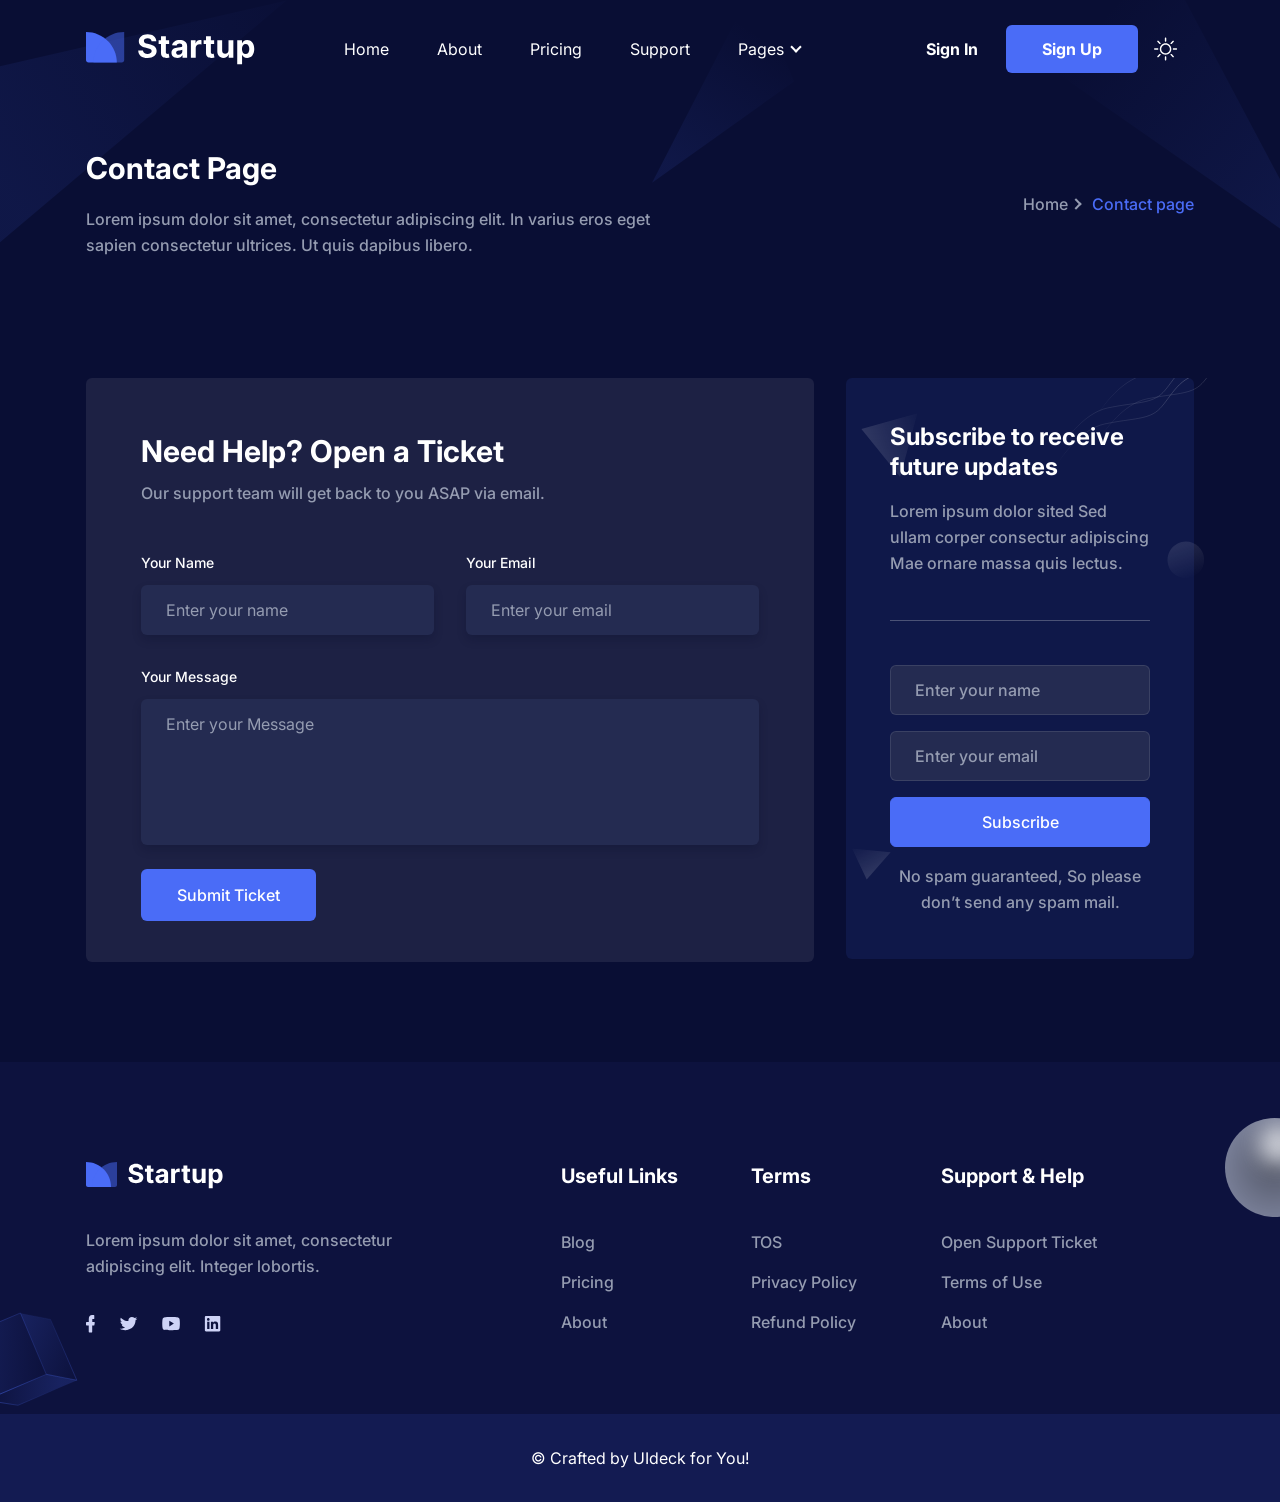
<file: startup-tailwind.preview.uideck.com/contact.html>
<!DOCTYPE html>
<html lang="en" class="dark">


<!-- Mirrored from startup-tailwind.preview.uideck.com/contact by HTTrack Website Copier/3.x [XR&CO'2014], Tue, 02 Jun 2026 09:11:23 GMT -->
<!-- Added by HTTrack --><meta http-equiv="content-type" content="text/html;charset=utf-8" /><!-- /Added by HTTrack -->
<head>
  <meta charset="UTF-8" />
  <meta http-equiv="X-UA-Compatible" content="IE=edge" />
  <meta name="viewport" content="width=device-width, initial-scale=1.0" />
  <title>Startup Tailwind CSS Template</title>
<link rel="icon" href="favicon.ico"><link href="style.css" rel="stylesheet"></head>

<body class="dark:bg-black">
  <!-- ====== Navbar Section Start -->
  <header class="header bg-transparent absolute top-0 left-0 z-40 w-full flex items-center">
    <div class="container">
      <div class="flex mx-[-16px] items-center justify-between relative">
        <div class="px-4 w-60 max-w-full">
          <a href="index.html" class="w-full block py-8 header-logo">
            <img src="images/logo-2.svg" alt="logo" class="w-full dark:hidden" />
            <img src="images/logo.svg" alt="logo" class="w-full hidden dark:block" />
          </a>
        </div>
        <div class="flex px-4 justify-between items-center w-full">
          <div>
            <button id="navbarToggler" aria-label="Mobile Menu"
              class="block absolute right-4 top-1/2 translate-y-[-50%] lg:hidden focus:ring-2 ring-primary px-3 py-[6px] rounded-lg">
              <span class="relative w-[30px] h-[2px] my-[6px] block bg-dark dark:bg-white"></span>
              <span class="relative w-[30px] h-[2px] my-[6px] block bg-dark dark:bg-white"></span>
              <span class="relative w-[30px] h-[2px] my-[6px] block bg-dark dark:bg-white"></span>
            </button>
            <nav id="navbarCollapse"
              class="absolute py-5 lg:py-0 lg:px-4 xl:px-6 bg-white dark:bg-dark lg:dark:bg-transparent lg:bg-transparent shadow-lg rounded-lg max-w-[250px] w-full lg:max-w-full lg:w-full right-4 top-full hidden lg:block lg:static lg:shadow-none">
              <ul class="block lg:flex">
                <li class="relative group">
                  <a href="index.html#home"
                    class="menu-scroll text-base text-dark dark:text-white group-hover:opacity-70 py-2 lg:py-6 lg:inline-flex lg:px-0 flex mx-8 lg:mr-0">
                    Home
                  </a>
                </li>
                <li class="relative group">
                  <a href="index.html#about"
                    class="menu-scroll text-base text-dark dark:text-white group-hover:opacity-70 py-2 lg:py-6 lg:inline-flex lg:px-0 flex mx-8 lg:mr-0 lg:ml-8 xl:ml-12">
                    About
                  </a>
                </li>
                <li class="relative group">
                  <a href="index.html#pricing"
                    class="menu-scroll text-base text-dark dark:text-white group-hover:opacity-70 py-2 lg:py-6 lg:inline-flex lg:px-0 flex mx-8 lg:mr-0 lg:ml-8 xl:ml-12">
                    Pricing
                  </a>
                </li>
                <li class="relative group">
                  <a href="index.html#contact"
                    class="menu-scroll text-base text-dark dark:text-white group-hover:opacity-70 py-2 lg:py-6 lg:inline-flex lg:px-0 flex mx-8 lg:mr-0 lg:ml-8 xl:ml-12">
                    Support
                  </a>
                </li>
                <li class="relative group submenu-item">
                  <a href="javascript:void(0)"
                    class="text-base text-dark dark:text-white group-hover:opacity-70 py-2 lg:py-6 lg:inline-flex lg:pl-0 lg:pr-4 flex mx-8 lg:mr-0 lg:ml-8 xl:ml-12 relative after:absolute after:w-2 after:h-2 after:border-b-2 after:border-r-2 after:border-current after:rotate-45 lg:after:right-0 after:right-1 after:top-1/2 after:translate-y-[-50%] after:mt-[-2px]">
                    Pages
                  </a>
                  <div
                    class="submenu hidden relative lg:absolute w-[250px] top-full lg:top-[110%] left-0 rounded-md lg:shadow-lg p-4 lg:block lg:opacity-0 lg:invisible group-hover:opacity-100 lg:group-hover:visible lg:group-hover:top-full bg-white dark:bg-dark transition-[top] duration-300">
                    <a href="about.html"
                      class="block text-sm rounded py-[10px] px-4 text-dark dark:text-white hover:opacity-70"> About
                      Page </a>

                    <a href="contact.html"
                      class="block text-sm rounded py-[10px] px-4 text-dark dark:text-white hover:opacity-70"> Contact
                      Page </a>
                    <a href="blog-grids.html"
                      class="block text-sm rounded py-[10px] px-4 text-dark dark:text-white hover:opacity-70"> Blog Grid
                      Page </a>
                    <a href="blog-sidebar.html"
                      class="block text-sm rounded py-[10px] px-4 text-dark dark:text-white hover:opacity-70"> Blog
                      Sidebar Page </a>
                    <a href="blog-details.html"
                      class="block text-sm rounded py-[10px] px-4 text-dark dark:text-white hover:opacity-70"> Blog
                      Details Page </a>
                    <a href="signin.html"
                      class="block text-sm rounded py-[10px] px-4 text-dark dark:text-white hover:opacity-70"> Sign In
                      Page </a>
                    <a href="signup.html"
                      class="block text-sm rounded py-[10px] px-4 text-dark dark:text-white hover:opacity-70"> Sign Up
                      Page </a>
                    <a href="404.html"
                      class="block text-sm rounded py-[10px] px-4 text-dark dark:text-white hover:opacity-70"> 404 Page
                    </a>
                  </div>
                </li>
              </ul>
            </nav>
          </div>
          <div class="flex justify-end items-center pr-16 lg:pr-0">
            <a href="signin.html"
              class="hidden md:block text-base font-bold text-dark dark:text-white hover:opacity-70 py-3 px-7"> Sign In
            </a>
            <a href="signup.html"
              class="hidden md:block text-base font-bold text-white bg-primary py-3 px-8 md:px-9 lg:px-6 xl:px-9 hover:shadow-signUp hover:bg-opacity-90 rounded-md transition ease-in-up duration-300">
              Sign Up
            </a>
            <div>
              <label for="darkToggler"
                class="cursor-pointer w-9 h-9 md:w-14 md:h-14 rounded-full flex items-center justify-center bg-gray-2 dark:bg-dark-bg text-black dark:text-white">
                <input type="checkbox" name="darkToggler" id="darkToggler" class="sr-only" aria-label="darkToggler" />
                <svg viewBox="0 0 23 23" class="stroke-current dark:hidden w-5 h-5 md:w-6 md:h-6" fill="none">
                  <path
                    d="M9.55078 1.5C5.80078 1.5 1.30078 5.25 1.30078 11.25C1.30078 17.25 5.80078 21.75 11.8008 21.75C17.8008 21.75 21.5508 17.25 21.5508 13.5C13.3008 18.75 4.30078 9.75 9.55078 1.5Z"
                    stroke-width="2" stroke-linecap="round" stroke-linejoin="round" />
                </svg>
                <svg viewBox="0 0 25 24" fill="none" xmlns="http://www.w3.org/2000/svg"
                  class="hidden dark:block w-5 h-5 md:w-6 md:h-6">
                  <mask id="path-1-inside-1_977:1934" fill="white">
                    <path
                      d="M12.0508 16.5C10.8573 16.5 9.71271 16.0259 8.8688 15.182C8.02489 14.3381 7.55078 13.1935 7.55078 12C7.55078 10.8065 8.02489 9.66193 8.8688 8.81802C9.71271 7.97411 10.8573 7.5 12.0508 7.5C13.2443 7.5 14.3888 7.97411 15.2328 8.81802C16.0767 9.66193 16.5508 10.8065 16.5508 12C16.5508 13.1935 16.0767 14.3381 15.2328 15.182C14.3888 16.0259 13.2443 16.5 12.0508 16.5ZM12.0508 18C13.6421 18 15.1682 17.3679 16.2934 16.2426C17.4186 15.1174 18.0508 13.5913 18.0508 12C18.0508 10.4087 17.4186 8.88258 16.2934 7.75736C15.1682 6.63214 13.6421 6 12.0508 6C10.4595 6 8.93336 6.63214 7.80814 7.75736C6.68292 8.88258 6.05078 10.4087 6.05078 12C6.05078 13.5913 6.68292 15.1174 7.80814 16.2426C8.93336 17.3679 10.4595 18 12.0508 18ZM12.0508 0C12.2497 0 12.4405 0.0790176 12.5811 0.21967C12.7218 0.360322 12.8008 0.551088 12.8008 0.75V3.75C12.8008 3.94891 12.7218 4.13968 12.5811 4.28033C12.4405 4.42098 12.2497 4.5 12.0508 4.5C11.8519 4.5 11.6611 4.42098 11.5205 4.28033C11.3798 4.13968 11.3008 3.94891 11.3008 3.75V0.75C11.3008 0.551088 11.3798 0.360322 11.5205 0.21967C11.6611 0.0790176 11.8519 0 12.0508 0V0ZM12.0508 19.5C12.2497 19.5 12.4405 19.579 12.5811 19.7197C12.7218 19.8603 12.8008 20.0511 12.8008 20.25V23.25C12.8008 23.4489 12.7218 23.6397 12.5811 23.7803C12.4405 23.921 12.2497 24 12.0508 24C11.8519 24 11.6611 23.921 11.5205 23.7803C11.3798 23.6397 11.3008 23.4489 11.3008 23.25V20.25C11.3008 20.0511 11.3798 19.8603 11.5205 19.7197C11.6611 19.579 11.8519 19.5 12.0508 19.5ZM24.0508 12C24.0508 12.1989 23.9718 12.3897 23.8311 12.5303C23.6905 12.671 23.4997 12.75 23.3008 12.75H20.3008C20.1019 12.75 19.9111 12.671 19.7705 12.5303C19.6298 12.3897 19.5508 12.1989 19.5508 12C19.5508 11.8011 19.6298 11.6103 19.7705 11.4697C19.9111 11.329 20.1019 11.25 20.3008 11.25H23.3008C23.4997 11.25 23.6905 11.329 23.8311 11.4697C23.9718 11.6103 24.0508 11.8011 24.0508 12ZM4.55078 12C4.55078 12.1989 4.47176 12.3897 4.33111 12.5303C4.19046 12.671 3.99969 12.75 3.80078 12.75H0.800781C0.601869 12.75 0.411103 12.671 0.270451 12.5303C0.129799 12.3897 0.0507813 12.1989 0.0507812 12C0.0507813 11.8011 0.129799 11.6103 0.270451 11.4697C0.411103 11.329 0.601869 11.25 0.800781 11.25H3.80078C3.99969 11.25 4.19046 11.329 4.33111 11.4697C4.47176 11.6103 4.55078 11.8011 4.55078 12ZM20.5363 3.5145C20.6769 3.65515 20.7559 3.84588 20.7559 4.04475C20.7559 4.24362 20.6769 4.43435 20.5363 4.575L18.4153 6.6975C18.3455 6.76713 18.2628 6.82235 18.1717 6.86C18.0806 6.89765 17.983 6.91699 17.8845 6.91692C17.6855 6.91678 17.4947 6.83758 17.354 6.69675C17.2844 6.62702 17.2292 6.54425 17.1915 6.45318C17.1539 6.36211 17.1345 6.26452 17.1346 6.16597C17.1348 5.96695 17.214 5.77613 17.3548 5.6355L19.4758 3.5145C19.6164 3.3739 19.8072 3.29491 20.006 3.29491C20.2049 3.29491 20.3956 3.3739 20.5363 3.5145ZM6.74678 17.304C6.88738 17.4446 6.96637 17.6354 6.96637 17.8342C6.96637 18.0331 6.88738 18.2239 6.74678 18.3645L4.62578 20.4855C4.48433 20.6221 4.29488 20.6977 4.09823 20.696C3.90158 20.6943 3.71347 20.6154 3.57442 20.4764C3.43536 20.3373 3.35648 20.1492 3.35478 19.9526C3.35307 19.7559 3.42866 19.5665 3.56528 19.425L5.68628 17.304C5.82693 17.1634 6.01766 17.0844 6.21653 17.0844C6.4154 17.0844 6.60614 17.1634 6.74678 17.304ZM20.5363 20.4855C20.3956 20.6261 20.2049 20.7051 20.006 20.7051C19.8072 20.7051 19.6164 20.6261 19.4758 20.4855L17.3548 18.3645C17.2182 18.223 17.1426 18.0336 17.1443 17.8369C17.146 17.6403 17.2249 17.4522 17.3639 17.3131C17.503 17.1741 17.6911 17.0952 17.8877 17.0935C18.0844 17.0918 18.2738 17.1674 18.4153 17.304L20.5363 19.425C20.6769 19.5656 20.7559 19.7564 20.7559 19.9552C20.7559 20.1541 20.6769 20.3449 20.5363 20.4855ZM6.74678 6.6975C6.60614 6.8381 6.4154 6.91709 6.21653 6.91709C6.01766 6.91709 5.82693 6.8381 5.68628 6.6975L3.56528 4.575C3.49365 4.50582 3.43651 4.42306 3.39721 4.33155C3.3579 4.24005 3.33721 4.14164 3.33634 4.04205C3.33548 3.94247 3.35445 3.84371 3.39216 3.75153C3.42988 3.65936 3.48557 3.57562 3.55598 3.5052C3.6264 3.43478 3.71014 3.37909 3.80232 3.34138C3.89449 3.30367 3.99325 3.2847 4.09283 3.28556C4.19242 3.28643 4.29083 3.30712 4.38233 3.34642C4.47384 3.38573 4.5566 3.44287 4.62578 3.5145L6.74678 5.6355C6.81663 5.70517 6.87204 5.78793 6.90985 5.87905C6.94766 5.97017 6.96712 6.06785 6.96712 6.1665C6.96712 6.26515 6.94766 6.36283 6.90985 6.45395C6.87204 6.54507 6.81663 6.62783 6.74678 6.6975Z" />
                  </mask>
                  <path
                    d="M12.0508 16.5C10.8573 16.5 9.71271 16.0259 8.8688 15.182C8.02489 14.3381 7.55078 13.1935 7.55078 12C7.55078 10.8065 8.02489 9.66193 8.8688 8.81802C9.71271 7.97411 10.8573 7.5 12.0508 7.5C13.2443 7.5 14.3888 7.97411 15.2328 8.81802C16.0767 9.66193 16.5508 10.8065 16.5508 12C16.5508 13.1935 16.0767 14.3381 15.2328 15.182C14.3888 16.0259 13.2443 16.5 12.0508 16.5ZM12.0508 18C13.6421 18 15.1682 17.3679 16.2934 16.2426C17.4186 15.1174 18.0508 13.5913 18.0508 12C18.0508 10.4087 17.4186 8.88258 16.2934 7.75736C15.1682 6.63214 13.6421 6 12.0508 6C10.4595 6 8.93336 6.63214 7.80814 7.75736C6.68292 8.88258 6.05078 10.4087 6.05078 12C6.05078 13.5913 6.68292 15.1174 7.80814 16.2426C8.93336 17.3679 10.4595 18 12.0508 18ZM12.0508 0C12.2497 0 12.4405 0.0790176 12.5811 0.21967C12.7218 0.360322 12.8008 0.551088 12.8008 0.75V3.75C12.8008 3.94891 12.7218 4.13968 12.5811 4.28033C12.4405 4.42098 12.2497 4.5 12.0508 4.5C11.8519 4.5 11.6611 4.42098 11.5205 4.28033C11.3798 4.13968 11.3008 3.94891 11.3008 3.75V0.75C11.3008 0.551088 11.3798 0.360322 11.5205 0.21967C11.6611 0.0790176 11.8519 0 12.0508 0V0ZM12.0508 19.5C12.2497 19.5 12.4405 19.579 12.5811 19.7197C12.7218 19.8603 12.8008 20.0511 12.8008 20.25V23.25C12.8008 23.4489 12.7218 23.6397 12.5811 23.7803C12.4405 23.921 12.2497 24 12.0508 24C11.8519 24 11.6611 23.921 11.5205 23.7803C11.3798 23.6397 11.3008 23.4489 11.3008 23.25V20.25C11.3008 20.0511 11.3798 19.8603 11.5205 19.7197C11.6611 19.579 11.8519 19.5 12.0508 19.5ZM24.0508 12C24.0508 12.1989 23.9718 12.3897 23.8311 12.5303C23.6905 12.671 23.4997 12.75 23.3008 12.75H20.3008C20.1019 12.75 19.9111 12.671 19.7705 12.5303C19.6298 12.3897 19.5508 12.1989 19.5508 12C19.5508 11.8011 19.6298 11.6103 19.7705 11.4697C19.9111 11.329 20.1019 11.25 20.3008 11.25H23.3008C23.4997 11.25 23.6905 11.329 23.8311 11.4697C23.9718 11.6103 24.0508 11.8011 24.0508 12ZM4.55078 12C4.55078 12.1989 4.47176 12.3897 4.33111 12.5303C4.19046 12.671 3.99969 12.75 3.80078 12.75H0.800781C0.601869 12.75 0.411103 12.671 0.270451 12.5303C0.129799 12.3897 0.0507813 12.1989 0.0507812 12C0.0507813 11.8011 0.129799 11.6103 0.270451 11.4697C0.411103 11.329 0.601869 11.25 0.800781 11.25H3.80078C3.99969 11.25 4.19046 11.329 4.33111 11.4697C4.47176 11.6103 4.55078 11.8011 4.55078 12ZM20.5363 3.5145C20.6769 3.65515 20.7559 3.84588 20.7559 4.04475C20.7559 4.24362 20.6769 4.43435 20.5363 4.575L18.4153 6.6975C18.3455 6.76713 18.2628 6.82235 18.1717 6.86C18.0806 6.89765 17.983 6.91699 17.8845 6.91692C17.6855 6.91678 17.4947 6.83758 17.354 6.69675C17.2844 6.62702 17.2292 6.54425 17.1915 6.45318C17.1539 6.36211 17.1345 6.26452 17.1346 6.16597C17.1348 5.96695 17.214 5.77613 17.3548 5.6355L19.4758 3.5145C19.6164 3.3739 19.8072 3.29491 20.006 3.29491C20.2049 3.29491 20.3956 3.3739 20.5363 3.5145ZM6.74678 17.304C6.88738 17.4446 6.96637 17.6354 6.96637 17.8342C6.96637 18.0331 6.88738 18.2239 6.74678 18.3645L4.62578 20.4855C4.48433 20.6221 4.29488 20.6977 4.09823 20.696C3.90158 20.6943 3.71347 20.6154 3.57442 20.4764C3.43536 20.3373 3.35648 20.1492 3.35478 19.9526C3.35307 19.7559 3.42866 19.5665 3.56528 19.425L5.68628 17.304C5.82693 17.1634 6.01766 17.0844 6.21653 17.0844C6.4154 17.0844 6.60614 17.1634 6.74678 17.304ZM20.5363 20.4855C20.3956 20.6261 20.2049 20.7051 20.006 20.7051C19.8072 20.7051 19.6164 20.6261 19.4758 20.4855L17.3548 18.3645C17.2182 18.223 17.1426 18.0336 17.1443 17.8369C17.146 17.6403 17.2249 17.4522 17.3639 17.3131C17.503 17.1741 17.6911 17.0952 17.8877 17.0935C18.0844 17.0918 18.2738 17.1674 18.4153 17.304L20.5363 19.425C20.6769 19.5656 20.7559 19.7564 20.7559 19.9552C20.7559 20.1541 20.6769 20.3449 20.5363 20.4855ZM6.74678 6.6975C6.60614 6.8381 6.4154 6.91709 6.21653 6.91709C6.01766 6.91709 5.82693 6.8381 5.68628 6.6975L3.56528 4.575C3.49365 4.50582 3.43651 4.42306 3.39721 4.33155C3.3579 4.24005 3.33721 4.14164 3.33634 4.04205C3.33548 3.94247 3.35445 3.84371 3.39216 3.75153C3.42988 3.65936 3.48557 3.57562 3.55598 3.5052C3.6264 3.43478 3.71014 3.37909 3.80232 3.34138C3.89449 3.30367 3.99325 3.2847 4.09283 3.28556C4.19242 3.28643 4.29083 3.30712 4.38233 3.34642C4.47384 3.38573 4.5566 3.44287 4.62578 3.5145L6.74678 5.6355C6.81663 5.70517 6.87204 5.78793 6.90985 5.87905C6.94766 5.97017 6.96712 6.06785 6.96712 6.1665C6.96712 6.26515 6.94766 6.36283 6.90985 6.45395C6.87204 6.54507 6.81663 6.62783 6.74678 6.6975Z"
                    fill="black" stroke="white" stroke-width="2" mask="url(#path-1-inside-1_977:1934)" />
                </svg>
              </label>
            </div>
          </div>
        </div>
      </div>
    </div>
  </header>
  <!-- ====== Navbar Section End -->

  <!-- ====== Page Title Section Start -->
  <section class="relative z-10 pt-[150px] overflow-hidden">
    <div class="container">
      <div class="flex flex-wrap items-center mx-[-16px]">
        <div class="w-full md:w-8/12 lg:w-7/12 px-4">
          <div class="max-w-[570px] mb-12 md:mb-0">
            <h1 class="font-bold text-black dark:text-white text-2xl sm:text-3xl mb-5">Contact Page</h1>
            <p class="font-medium text-base text-body-color leading-relaxed">
              Lorem ipsum dolor sit amet, consectetur adipiscing elit. In varius eros eget sapien consectetur ultrices.
              Ut quis dapibus libero.
            </p>
          </div>
        </div>
        <div class="w-full md:w-4/12 lg:w-5/12 px-4">
          <div class="text-end">
            <ul class="flex items-center md:justify-end">
              <li class="flex items-center">
                <a href="index.html" class="font-medium text-base text-body-color pr-1 hover:text-primary"> Home </a>
                <span class="block w-2 h-2 border-t-2 border-r-2 border-body-color rotate-45 mr-3"></span>
              </li>
              <li class="font-medium text-base text-primary">Contact page</li>
            </ul>
          </div>
        </div>
      </div>
    </div>

    <div>
      <span class="absolute top-0 left-0 z-[-1]">
        <svg width="287" height="254" viewBox="0 0 287 254" fill="none" xmlns="http://www.w3.org/2000/svg">
          <path opacity="0.1" d="M286.5 0.5L-14.5 254.5V69.5L286.5 0.5Z" fill="url(#paint0_linear_111:578)" />
          <defs>
            <linearGradient id="paint0_linear_111:578" x1="-40.5" y1="117" x2="301.926" y2="-97.1485"
              gradientUnits="userSpaceOnUse">
              <stop stop-color="#4A6CF7" />
              <stop offset="1" stop-color="#4A6CF7" stop-opacity="0" />
            </linearGradient>
          </defs>
        </svg>
      </span>
      <span class="absolute right-0 top-0 z-[-1]">
        <svg width="628" height="258" viewBox="0 0 628 258" fill="none" xmlns="http://www.w3.org/2000/svg">
          <path opacity="0.1" d="M669.125 257.002L345.875 31.9983L524.571 -15.8832L669.125 257.002Z"
            fill="url(#paint0_linear_0:1)" />
          <path opacity="0.1" d="M0.0716344 182.78L101.988 -15.0769L142.154 81.4093L0.0716344 182.78Z"
            fill="url(#paint1_linear_0:1)" />
          <defs>
            <linearGradient id="paint0_linear_0:1" x1="644" y1="221" x2="429.946" y2="37.0429"
              gradientUnits="userSpaceOnUse">
              <stop stop-color="#4A6CF7" />
              <stop offset="1" stop-color="#4A6CF7" stop-opacity="0" />
            </linearGradient>
            <linearGradient id="paint1_linear_0:1" x1="18.3648" y1="166.016" x2="105.377" y2="32.3398"
              gradientUnits="userSpaceOnUse">
              <stop stop-color="#4A6CF7" />
              <stop offset="1" stop-color="#4A6CF7" stop-opacity="0" />
            </linearGradient>
          </defs>
        </svg>
      </span>
    </div>
  </section>
  <!-- ====== Page Title Section End -->

  <!-- ====== Contact Section Start -->
  <section id="contact" class="pt-[120px] pb-20 overflow-hidden">
    <div class="container">
      <div class="flex flex-wrap mx-[-16px]">
        <div class="w-full lg:w-8/12 px-4">
          <div
            class="bg-primary bg-opacity-[3%] dark:bg-dark rounded-md p-11 mb-12 lg:mb-5 sm:p-[55px] lg:p-11 xl:p-[55px] wow fadeInUp"
            data-wow-delay=".15s
              ">
            <h2 class="font-bold text-black dark:text-white text-2xl sm:text-3xl lg:text-2xl xl:text-3xl mb-3">Need
              Help? Open a Ticket</h2>
            <p class="text-body-color text-base font-medium mb-12">Our support team will get back to you ASAP via email.
            </p>
            <form>
              <div class="flex flex-wrap mx-[-16px]">
                <div class="w-full md:w-1/2 px-4">
                  <div class="mb-8">
                    <label for="name" class="block text-sm font-medium text-dark dark:text-white mb-3"> Your Name
                    </label>
                    <input type="text" placeholder="Enter your name"
                      class="w-full border border-transparent dark:bg-[#242B51] rounded-md shadow-one dark:shadow-signUp py-3 px-6 text-body-color text-base placeholder-body-color outline-none focus-visible:shadow-none focus:border-primary" />
                  </div>
                </div>
                <div class="w-full md:w-1/2 px-4">
                  <div class="mb-8">
                    <label for="email" class="block text-sm font-medium text-dark dark:text-white mb-3"> Your Email
                    </label>
                    <input type="email" placeholder="Enter your email"
                      class="w-full border border-transparent dark:bg-[#242B51] rounded-md shadow-one dark:shadow-signUp py-3 px-6 text-body-color text-base placeholder-body-color outline-none focus-visible:shadow-none focus:border-primary" />
                  </div>
                </div>
                <div class="w-full px-4">
                  <div class="mb-8">
                    <label for="message" class="block text-sm font-medium text-dark dark:text-white mb-3"> Your Message
                    </label>
                    <textarea name="message" rows="5" placeholder="Enter your Message"
                      class="w-full border border-transparent dark:bg-[#242B51] rounded-md shadow-one dark:shadow-signUp py-3 px-6 text-body-color text-base placeholder-body-color outline-none focus-visible:shadow-none focus:border-primary resize-none"></textarea>
                  </div>
                </div>
                <div class="w-full px-4">
                  <a href="javascript:void(0)"
                    class="text-base font-medium text-white bg-primary py-4 px-9 hover:bg-opacity-80 hover:shadow-signUp rounded-md transition duration-300 ease-in-out">
                    Submit Ticket
                  </a>
                </div>
              </div>
            </form>
          </div>
        </div>
        <div class="w-full lg:w-4/12 px-4">
          <div
            class="relative z-10 rounded-md bg-primary bg-opacity-[3%] dark:bg-opacity-10 p-8 sm:p-11 lg:p-8 xl:p-11 mb-5 wow fadeInUp"
            data-wow-delay=".2s
              ">
            <h3 class="text-black dark:text-white font-bold text-2xl leading-tight mb-4">Subscribe to receive future
              updates</h3>
            <p
              class="font-medium text-base text-body-color leading-relaxed pb-11 mb-11 border-b border-body-color border-opacity-25 dark:border-white dark:border-opacity-25">
              Lorem ipsum dolor sited Sed ullam corper consectur adipiscing Mae ornare massa quis lectus.
            </p>
            <form>
              <input type="text" name="name" placeholder="Enter your name"
                class="w-full border border-body-color border-opacity-10 dark:border-white dark:border-opacity-10 dark:bg-[#242B51] rounded-md py-3 px-6 font-medium text-body-color text-base placeholder-body-color outline-none focus-visible:shadow-none focus:border-primary focus:border-opacity-100 mb-4" />
              <input type="email" name="email" placeholder="Enter your email"
                class="w-full border border-body-color border-opacity-10 dark:border-white dark:border-opacity-10 dark:bg-[#242B51] rounded-md py-3 px-6 font-medium text-body-color text-base placeholder-body-color outline-none focus-visible:shadow-none focus:border-primary focus:border-opacity-100 mb-4" />
              <input type="submit" value="Subscribe"
                class="w-full border border-primary bg-primary rounded-md py-3 px-6 font-medium text-white text-base text-center outline-none cursor-pointer focus-visible:shadow-none hover:shadow-signUp hover:bg-opacity-80 transition duration-80 ease-in-out mb-4" />
              <p class="text-base text-body-color text-center font-medium leading-relaxed">No spam guaranteed, So please
                don’t send any spam mail.</p>
            </form>
            <div class="absolute top-0 left-0 z-[-1]">
              <svg width="370" height="596" viewBox="0 0 370 596" fill="none" xmlns="http://www.w3.org/2000/svg">
                <mask id="mask0_88:141" style="mask-type: alpha" maskUnits="userSpaceOnUse" x="0" y="0" width="370"
                  height="596">
                  <rect width="370" height="596" rx="2" fill="#1D2144" />
                </mask>
                <g mask="url(#mask0_88:141)">
                  <path opacity="0.15" d="M15.4076 50.9571L54.1541 99.0711L71.4489 35.1605L15.4076 50.9571Z"
                    fill="url(#paint0_linear_88:141)" />
                  <path opacity="0.15" d="M20.7137 501.422L44.6431 474.241L6 470.624L20.7137 501.422Z"
                    fill="url(#paint1_linear_88:141)" />
                  <path opacity="0.1"
                    d="M331.676 198.309C344.398 204.636 359.168 194.704 358.107 180.536C357.12 167.363 342.941 159.531 331.265 165.71C318.077 172.69 318.317 191.664 331.676 198.309Z"
                    fill="url(#paint2_linear_88:141)" />
                  <g opacity="0.3">
                    <path
                      d="M209 89.9999C216 77.3332 235.7 50.7999 258.5 45.9999C287 39.9999 303 41.9999 314 30.4999C325 18.9999 334 -3.50014 357 -3.50014C380 -3.50014 395 4.99986 408.5 -8.50014C422 -22.0001 418.5 -46.0001 452 -37.5001C478.8 -30.7001 515.167 -45 530 -53"
                      stroke="url(#paint3_linear_88:141)" />
                    <path
                      d="M251 64.9999C258 52.3332 277.7 25.7999 300.5 20.9999C329 14.9999 345 16.9999 356 5.49986C367 -6.00014 376 -28.5001 399 -28.5001C422 -28.5001 437 -20.0001 450.5 -33.5001C464 -47.0001 460.5 -71.0001 494 -62.5001C520.8 -55.7001 557.167 -70 572 -78"
                      stroke="url(#paint4_linear_88:141)" />
                    <path
                      d="M212 73.9999C219 61.3332 238.7 34.7999 261.5 29.9999C290 23.9999 306 25.9999 317 14.4999C328 2.99986 337 -19.5001 360 -19.5001C383 -19.5001 398 -11.0001 411.5 -24.5001C425 -38.0001 421.5 -62.0001 455 -53.5001C481.8 -46.7001 518.167 -61 533 -69"
                      stroke="url(#paint5_linear_88:141)" />
                    <path
                      d="M249 40.9999C256 28.3332 275.7 1.79986 298.5 -3.00014C327 -9.00014 343 -7.00014 354 -18.5001C365 -30.0001 374 -52.5001 397 -52.5001C420 -52.5001 435 -44.0001 448.5 -57.5001C462 -71.0001 458.5 -95.0001 492 -86.5001C518.8 -79.7001 555.167 -94 570 -102"
                      stroke="url(#paint6_linear_88:141)" />
                  </g>
                </g>
                <defs>
                  <linearGradient id="paint0_linear_88:141" x1="13.4497" y1="63.5059" x2="81.144" y2="41.5072"
                    gradientUnits="userSpaceOnUse">
                    <stop stop-color="white" />
                    <stop offset="1" stop-color="white" stop-opacity="0" />
                  </linearGradient>
                  <linearGradient id="paint1_linear_88:141" x1="28.1579" y1="501.301" x2="8.69936" y2="464.391"
                    gradientUnits="userSpaceOnUse">
                    <stop stop-color="white" />
                    <stop offset="1" stop-color="white" stop-opacity="0" />
                  </linearGradient>
                  <linearGradient id="paint2_linear_88:141" x1="338" y1="167" x2="349.488" y2="200.004"
                    gradientUnits="userSpaceOnUse">
                    <stop stop-color="white" />
                    <stop offset="1" stop-color="white" stop-opacity="0" />
                  </linearGradient>
                  <linearGradient id="paint3_linear_88:141" x1="369.5" y1="-53" x2="369.5" y2="89.9999"
                    gradientUnits="userSpaceOnUse">
                    <stop stop-color="white" />
                    <stop offset="1" stop-color="white" stop-opacity="0" />
                  </linearGradient>
                  <linearGradient id="paint4_linear_88:141" x1="411.5" y1="-78" x2="411.5" y2="64.9999"
                    gradientUnits="userSpaceOnUse">
                    <stop stop-color="white" />
                    <stop offset="1" stop-color="white" stop-opacity="0" />
                  </linearGradient>
                  <linearGradient id="paint5_linear_88:141" x1="372.5" y1="-69" x2="372.5" y2="73.9999"
                    gradientUnits="userSpaceOnUse">
                    <stop stop-color="white" />
                    <stop offset="1" stop-color="white" stop-opacity="0" />
                  </linearGradient>
                  <linearGradient id="paint6_linear_88:141" x1="409.5" y1="-102" x2="409.5" y2="40.9999"
                    gradientUnits="userSpaceOnUse">
                    <stop stop-color="white" />
                    <stop offset="1" stop-color="white" stop-opacity="0" />
                  </linearGradient>
                </defs>
              </svg>
            </div>
          </div>
        </div>
      </div>
    </div>
  </section>
  <!-- ====== Contact Section End -->

  <!-- ====== Footer Section Start -->
  <footer class="relative z-10 bg-primary bg-opacity-5 pt-[100px] wow fadeInUp" data-wow-delay=".1s">
    <div class="container">
      <div class="flex flex-wrap mx-[-16px]">
        <div class="w-full md:w-1/2 lg:w-4/12 xl:w-5/12 px-4">
          <div class="mb-16 max-w-[360px]">
            <a href="index.html" class="inline-block mb-8">
              <img src="images/logo-2.svg" alt="logo" class="w-full dark:hidden" />
              <img src="images/logo.svg" alt="logo" class="w-full hidden dark:block" />
            </a>
            <p class="text-body-color text-base font-medium leading-relaxed mb-9">Lorem ipsum dolor sit amet,
              consectetur adipiscing elit. Integer lobortis.</p>
            <div class="flex items-center">
              <a href="javascript:void(0)" aria-label="social-link" class="text-[#CED3F6] hover:text-primary mr-6">
                <svg width="9" height="18" viewBox="0 0 9 18" class="fill-current">
                  <path
                    d="M8.13643 7H6.78036H6.29605V6.43548V4.68548V4.12097H6.78036H7.79741C8.06378 4.12097 8.28172 3.89516 8.28172 3.55645V0.564516C8.28172 0.254032 8.088 0 7.79741 0H6.02968C4.11665 0 2.78479 1.58064 2.78479 3.92339V6.37903V6.94355H2.30048H0.65382C0.314802 6.94355 0 7.25403 0 7.70564V9.7379C0 10.1331 0.266371 10.5 0.65382 10.5H2.25205H2.73636V11.0645V16.7379C2.73636 17.1331 3.00273 17.5 3.39018 17.5H5.66644C5.81174 17.5 5.93281 17.4153 6.02968 17.3024C6.12654 17.1895 6.19919 16.9919 6.19919 16.8226V11.0927V10.5282H6.70771H7.79741C8.11222 10.5282 8.35437 10.3024 8.4028 9.96371V9.93548V9.90726L8.74182 7.95968C8.76604 7.7621 8.74182 7.53629 8.59653 7.31048C8.54809 7.16935 8.33016 7.02823 8.13643 7Z" />
                </svg>
              </a>
              <a href="javascript:void(0)" aria-label="social-link" class="text-[#CED3F6] hover:text-primary mr-6">
                <svg width="19" height="14" viewBox="0 0 19 14" class="fill-current">
                  <path
                    d="M16.3024 2.26027L17.375 1.0274C17.6855 0.693493 17.7702 0.436644 17.7984 0.308219C16.9516 0.770548 16.1613 0.924658 15.6532 0.924658H15.4556L15.3427 0.821918C14.6653 0.282534 13.8185 0 12.9153 0C10.9395 0 9.3871 1.48973 9.3871 3.21062C9.3871 3.31336 9.3871 3.46747 9.41532 3.57021L9.5 4.0839L8.90726 4.05822C5.29435 3.95548 2.33065 1.13014 1.85081 0.642123C1.06048 1.92637 1.5121 3.15925 1.99194 3.92979L2.95161 5.36815L1.42742 4.5976C1.45565 5.67637 1.90726 6.52397 2.78226 7.14041L3.54435 7.65411L2.78226 7.93665C3.2621 9.24658 4.33468 9.78596 5.125 9.99144L6.16935 10.2483L5.18145 10.8647C3.60081 11.8921 1.625 11.8151 0.75 11.738C2.52823 12.8682 4.64516 13.125 6.1129 13.125C7.21371 13.125 8.03226 13.0223 8.22984 12.9452C16.1331 11.25 16.5 4.82877 16.5 3.54452V3.36473L16.6694 3.26199C17.629 2.44007 18.0242 2.00342 18.25 1.74658C18.1653 1.77226 18.0524 1.82363 17.9395 1.84932L16.3024 2.26027Z" />
                </svg>
              </a>
              <a href="javascript:void(0)" aria-label="social-link" class="text-[#CED3F6] hover:text-primary mr-6">
                <svg width="18" height="14" viewBox="0 0 18 14" class="fill-current">
                  <path
                    d="M17.5058 2.07119C17.3068 1.2488 16.7099 0.609173 15.9423 0.395963C14.5778 7.26191e-08 9.0627 0 9.0627 0C9.0627 0 3.54766 7.26191e-08 2.18311 0.395963C1.41555 0.609173 0.818561 1.2488 0.619565 2.07119C0.25 3.56366 0.25 6.60953 0.25 6.60953C0.25 6.60953 0.25 9.68585 0.619565 11.1479C0.818561 11.9703 1.41555 12.6099 2.18311 12.8231C3.54766 13.2191 9.0627 13.2191 9.0627 13.2191C9.0627 13.2191 14.5778 13.2191 15.9423 12.8231C16.7099 12.6099 17.3068 11.9703 17.5058 11.1479C17.8754 9.68585 17.8754 6.60953 17.8754 6.60953C17.8754 6.60953 17.8754 3.56366 17.5058 2.07119ZM7.30016 9.44218V3.77687L11.8771 6.60953L7.30016 9.44218Z" />
                </svg>
              </a>
              <a href="javascript:void(0)" aria-label="social-link" class="text-[#CED3F6] hover:text-primary mr-6">
                <svg width="17" height="16" viewBox="0 0 17 16" class="fill-current">
                  <path
                    d="M15.2196 0H1.99991C1.37516 0 0.875366 0.497491 0.875366 1.11936V14.3029C0.875366 14.8999 1.37516 15.4222 1.99991 15.4222H15.1696C15.7943 15.4222 16.2941 14.9247 16.2941 14.3029V1.09448C16.3441 0.497491 15.8443 0 15.2196 0ZM5.44852 13.1089H3.17444V5.7709H5.44852V13.1089ZM4.29899 4.75104C3.54929 4.75104 2.97452 4.15405 2.97452 3.43269C2.97452 2.71133 3.57428 2.11434 4.29899 2.11434C5.02369 2.11434 5.62345 2.71133 5.62345 3.43269C5.62345 4.15405 5.07367 4.75104 4.29899 4.75104ZM14.07 13.1089H11.796V9.55183C11.796 8.7061 11.771 7.58674 10.5964 7.58674C9.39693 7.58674 9.222 8.53198 9.222 9.47721V13.1089H6.94792V5.7709H9.17202V6.79076H9.19701C9.52188 6.19377 10.2466 5.59678 11.3711 5.59678C13.6952 5.59678 14.12 7.08925 14.12 9.12897V13.1089H14.07Z" />
                </svg>
              </a>
            </div>
          </div>
        </div>

        <div class="w-full sm:w-1/2 md:w-1/2 lg:w-2/12 xl:w-2/12 px-4">
          <div class="mb-16">
            <h2 class="font-bold text-black dark:text-white text-xl mb-10">Useful Links</h2>
            <ul>
              <li>
                <a href="javascript:void(0)"
                  class="text-base font-medium inline-block text-body-color mb-4 hover:text-primary"> Blog </a>
              </li>
              <li>
                <a href="javascript:void(0)"
                  class="text-base font-medium inline-block text-body-color mb-4 hover:text-primary"> Pricing </a>
              </li>
              <li>
                <a href="javascript:void(0)"
                  class="text-base font-medium inline-block text-body-color mb-4 hover:text-primary"> About </a>
              </li>
            </ul>
          </div>
        </div>

        <div class="w-full sm:w-1/2 md:w-1/2 lg:w-2/12 xl:w-2/12 px-4">
          <div class="mb-16">
            <h2 class="font-bold text-black dark:text-white text-xl mb-10">Terms</h2>
            <ul>
              <li>
                <a href="javascript:void(0)"
                  class="text-base font-medium inline-block text-body-color mb-4 hover:text-primary"> TOS </a>
              </li>
              <li>
                <a href="javascript:void(0)"
                  class="text-base font-medium inline-block text-body-color mb-4 hover:text-primary"> Privacy Policy
                </a>
              </li>
              <li>
                <a href="javascript:void(0)"
                  class="text-base font-medium inline-block text-body-color mb-4 hover:text-primary"> Refund Policy </a>
              </li>
            </ul>
          </div>
        </div>

        <div class="w-full md:w-1/2 lg:w-4/12 xl:w-3/12 px-4">
          <div class="mb-16">
            <h2 class="font-bold text-black dark:text-white text-xl mb-10">Support & Help</h2>
            <ul>
              <li>
                <a href="javascript:void(0)"
                  class="text-base font-medium inline-block text-body-color mb-4 hover:text-primary"> Open Support
                  Ticket </a>
              </li>
              <li>
                <a href="javascript:void(0)"
                  class="text-base font-medium inline-block text-body-color mb-4 hover:text-primary"> Terms of Use </a>
              </li>
              <li>
                <a href="javascript:void(0)"
                  class="text-base font-medium inline-block text-body-color mb-4 hover:text-primary"> About </a>
              </li>
            </ul>
          </div>
        </div>
      </div>
    </div>
    <div class="py-8 bg-primary bg-opacity-10">
      <div class="container">
        <p class="text-body-color dark:text-white text-base text-center">&copy; Crafted by UIdeck for You!</p>
      </div>
    </div>
    <div class="absolute right-0 top-14 z-[-1]">
      <svg width="55" height="99" viewBox="0 0 55 99" fill="none" xmlns="http://www.w3.org/2000/svg">
        <circle opacity="0.8" cx="49.5" cy="49.5" r="49.5" fill="#959CB1" />
        <mask id="mask0_94:899" style="mask-type: alpha" maskUnits="userSpaceOnUse" x="0" y="0" width="99" height="99">
          <circle opacity="0.8" cx="49.5" cy="49.5" r="49.5" fill="#4A6CF7" />
        </mask>
        <g mask="url(#mask0_94:899)">
          <circle opacity="0.8" cx="49.5" cy="49.5" r="49.5" fill="url(#paint0_radial_94:899)" />
          <g opacity="0.8" filter="url(#filter0_f_94:899)">
            <circle cx="53.8676" cy="26.2061" r="20.3824" fill="white" />
          </g>
        </g>
        <defs>
          <filter id="filter0_f_94:899" x="12.4852" y="-15.1763" width="82.7646" height="82.7646"
            filterUnits="userSpaceOnUse" color-interpolation-filters="sRGB">
            <feFlood flood-opacity="0" result="BackgroundImageFix" />
            <feBlend mode="normal" in="SourceGraphic" in2="BackgroundImageFix" result="shape" />
            <feGaussianBlur stdDeviation="10.5" result="effect1_foregroundBlur_94:899" />
          </filter>
          <radialGradient id="paint0_radial_94:899" cx="0" cy="0" r="1" gradientUnits="userSpaceOnUse"
            gradientTransform="translate(49.5 49.5) rotate(90) scale(53.1397)">
            <stop stop-opacity="0.47" />
            <stop offset="1" stop-opacity="0" />
          </radialGradient>
        </defs>
      </svg>
    </div>
    <div class="absolute left-0 bottom-24 z-[-1]">
      <svg width="79" height="94" viewBox="0 0 79 94" fill="none" xmlns="http://www.w3.org/2000/svg">
        <rect opacity="0.3" x="-41" y="26.9426" width="66.6675" height="66.6675"
          transform="rotate(-22.9007 -41 26.9426)" fill="url(#paint0_linear_94:889)" />
        <rect x="-41" y="26.9426" width="66.6675" height="66.6675" transform="rotate(-22.9007 -41 26.9426)"
          stroke="url(#paint1_linear_94:889)" stroke-width="0.7" />
        <path opacity="0.3" d="M50.5215 7.42229L20.325 1.14771L46.2077 62.3249L77.1885 68.2073L50.5215 7.42229Z"
          fill="url(#paint2_linear_94:889)" />
        <path d="M50.5215 7.42229L20.325 1.14771L46.2077 62.3249L76.7963 68.2073L50.5215 7.42229Z"
          stroke="url(#paint3_linear_94:889)" stroke-width="0.7" />
        <path opacity="0.3" d="M17.9721 93.3057L-14.9695 88.2076L46.2077 62.325L77.1885 68.2074L17.9721 93.3057Z"
          fill="url(#paint4_linear_94:889)" />
        <path d="M17.972 93.3057L-14.1852 88.2076L46.2077 62.325L77.1884 68.2074L17.972 93.3057Z"
          stroke="url(#paint5_linear_94:889)" stroke-width="0.7" />
        <defs>
          <linearGradient id="paint0_linear_94:889" x1="-41" y1="21.8445" x2="36.9671" y2="59.8878"
            gradientUnits="userSpaceOnUse">
            <stop stop-color="#4A6CF7" stop-opacity="0.62" />
            <stop offset="1" stop-color="#4A6CF7" stop-opacity="0" />
          </linearGradient>
          <linearGradient id="paint1_linear_94:889" x1="25.6675" y1="95.9631" x2="-42.9608" y2="20.668"
            gradientUnits="userSpaceOnUse">
            <stop stop-color="#4A6CF7" stop-opacity="0" />
            <stop offset="1" stop-color="#4A6CF7" stop-opacity="0.51" />
          </linearGradient>
          <linearGradient id="paint2_linear_94:889" x1="20.325" y1="-3.98039" x2="90.6248" y2="25.1062"
            gradientUnits="userSpaceOnUse">
            <stop stop-color="#4A6CF7" stop-opacity="0.62" />
            <stop offset="1" stop-color="#4A6CF7" stop-opacity="0" />
          </linearGradient>
          <linearGradient id="paint3_linear_94:889" x1="18.3642" y1="-1.59742" x2="113.9" y2="80.6826"
            gradientUnits="userSpaceOnUse">
            <stop stop-color="#4A6CF7" stop-opacity="0" />
            <stop offset="1" stop-color="#4A6CF7" stop-opacity="0.51" />
          </linearGradient>
          <linearGradient id="paint4_linear_94:889" x1="61.1098" y1="62.3249" x2="-8.82468" y2="58.2156"
            gradientUnits="userSpaceOnUse">
            <stop stop-color="#4A6CF7" stop-opacity="0.62" />
            <stop offset="1" stop-color="#4A6CF7" stop-opacity="0" />
          </linearGradient>
          <linearGradient id="paint5_linear_94:889" x1="65.4236" y1="65.0701" x2="24.0178" y2="41.6598"
            gradientUnits="userSpaceOnUse">
            <stop stop-color="#4A6CF7" stop-opacity="0" />
            <stop offset="1" stop-color="#4A6CF7" stop-opacity="0.51" />
          </linearGradient>
        </defs>
      </svg>
    </div>
  </footer>
  <!-- ====== Footer Section End -->

  <!-- ====== Back To Top Start -->
  <a href="javascript:void(0)"
    class="hidden items-center justify-center bg-primary text-white w-10 h-10 rounded-md fixed bottom-8 right-8 left-auto z-[999] hover:shadow-signUp hover:bg-opacity-80 transition duration-300 ease-in-out back-to-top shadow-md">
    <span class="w-3 h-3 border-t border-l border-white rotate-45 mt-[6px]"></span>
  </a>
  <!-- ====== Back To Top End -->

  <!-- ====== All Scripts -->

  <!-- <script src="js/main.js"></script> -->
<script defer src="bundle.js"></script><script defer src="https://static.cloudflareinsights.com/beacon.min.js/v833ccba57c9e4d2798f2e76cebdd09a11778172276447" integrity="sha512-57MDmcccJXYtNnH+ZiBwzC4jb2rvgVCEokYN+L/nLlmO8rfYT/gIpW2A569iJ/3b+0UEasghjuZH/ma3wIs/EQ==" data-cf-beacon='{"version":"2024.11.0","token":"9a6015d415bb4773a0bff22543062d3b","r":1,"server_timing":{"name":{"cfCacheStatus":true,"cfEdge":true,"cfExtPri":true,"cfL4":true,"cfOrigin":true,"cfSpeedBrain":true},"location_startswith":null}}' crossorigin="anonymous"></script>
<script>(function(){function c(){var b=a.contentDocument||a.contentWindow.document;if(b){var d=b.createElement('script');d.innerHTML="window.__CF$cv$params={r:'a055545979eec832',t:'MTc4MDM5MTQ3NA=='};var a=document.createElement('script');a.src='cdn-cgi/challenge-platform/h/g/scripts/jsd/8fc8ed1d8752/maind41d.js';document.getElementsByTagName('head')[0].appendChild(a);";b.getElementsByTagName('head')[0].appendChild(d)}}if(document.body){var a=document.createElement('iframe');a.height=1;a.width=1;a.style.position='absolute';a.style.top=0;a.style.left=0;a.style.border='none';a.style.visibility='hidden';document.body.appendChild(a);if('loading'!==document.readyState)c();else if(window.addEventListener)document.addEventListener('DOMContentLoaded',c);else{var e=document.onreadystatechange||function(){};document.onreadystatechange=function(b){e(b);'loading'!==document.readyState&&(document.onreadystatechange=e,c())}}}})();</script></body>


<!-- Mirrored from startup-tailwind.preview.uideck.com/contact by HTTrack Website Copier/3.x [XR&CO'2014], Tue, 02 Jun 2026 09:11:23 GMT -->
</html>
</file>
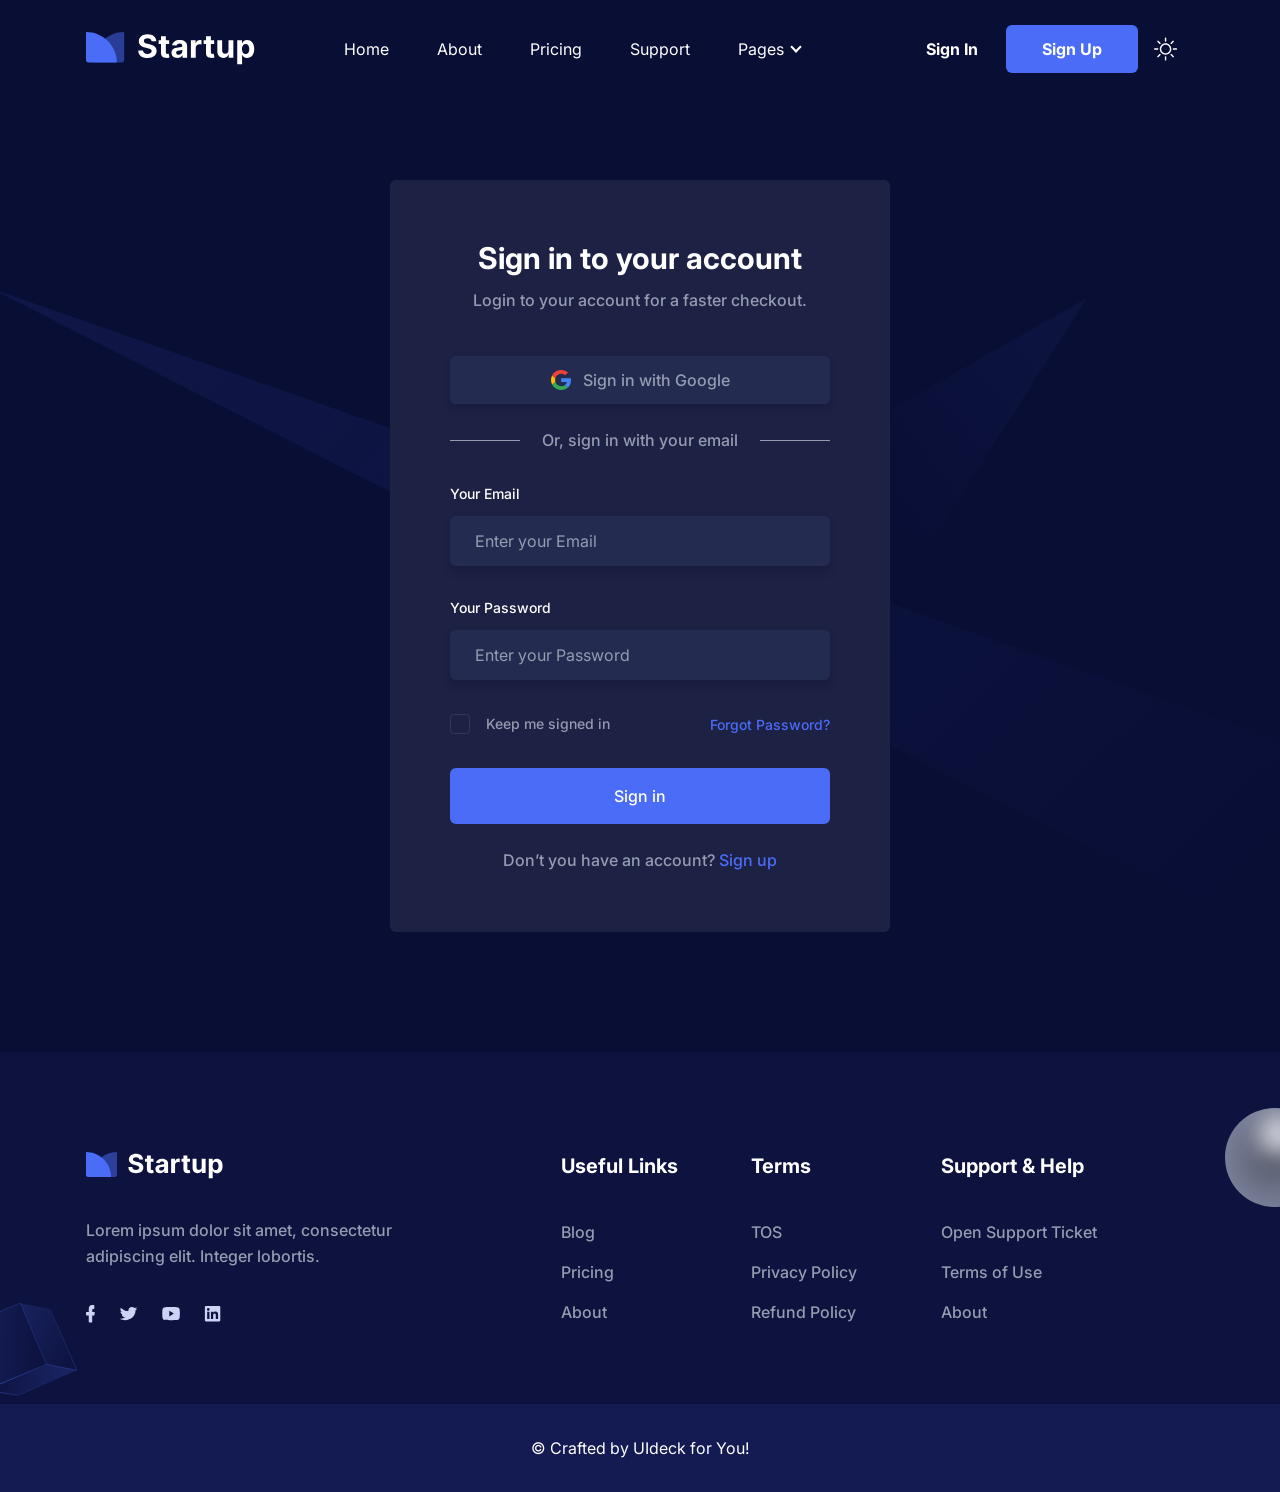
<file: startup-tailwind.preview.uideck.com/signin.html>
<!DOCTYPE html>
<html lang="en" class="dark">


<!-- Mirrored from startup-tailwind.preview.uideck.com/signin by HTTrack Website Copier/3.x [XR&CO'2014], Tue, 02 Jun 2026 09:11:27 GMT -->
<!-- Added by HTTrack --><meta http-equiv="content-type" content="text/html;charset=utf-8" /><!-- /Added by HTTrack -->
<head>
  <meta charset="UTF-8" />
  <meta http-equiv="X-UA-Compatible" content="IE=edge" />
  <meta name="viewport" content="width=device-width, initial-scale=1.0" />
  <title>Startup Tailwind CSS Template</title>
<link rel="icon" href="favicon.ico"><link href="style.css" rel="stylesheet"></head>

<body class="dark:bg-black">
  <!-- ====== Navbar Section Start -->
  <header class="header bg-transparent absolute top-0 left-0 z-40 w-full flex items-center">
    <div class="container">
      <div class="flex mx-[-16px] items-center justify-between relative">
        <div class="px-4 w-60 max-w-full">
          <a href="index.html" class="w-full block py-8 header-logo">
            <img src="images/logo-2.svg" alt="logo" class="w-full dark:hidden" />
            <img src="images/logo.svg" alt="logo" class="w-full hidden dark:block" />
          </a>
        </div>
        <div class="flex px-4 justify-between items-center w-full">
          <div>
            <button id="navbarToggler" aria-label="Mobile Menu"
              class="block absolute right-4 top-1/2 translate-y-[-50%] lg:hidden focus:ring-2 ring-primary px-3 py-[6px] rounded-lg">
              <span class="relative w-[30px] h-[2px] my-[6px] block bg-dark dark:bg-white"></span>
              <span class="relative w-[30px] h-[2px] my-[6px] block bg-dark dark:bg-white"></span>
              <span class="relative w-[30px] h-[2px] my-[6px] block bg-dark dark:bg-white"></span>
            </button>
            <nav id="navbarCollapse"
              class="absolute py-5 lg:py-0 lg:px-4 xl:px-6 bg-white dark:bg-dark lg:dark:bg-transparent lg:bg-transparent shadow-lg rounded-lg max-w-[250px] w-full lg:max-w-full lg:w-full right-4 top-full hidden lg:block lg:static lg:shadow-none">
              <ul class="block lg:flex">
                <li class="relative group">
                  <a href="index.html#home"
                    class="menu-scroll text-base text-dark dark:text-white group-hover:opacity-70 py-2 lg:py-6 lg:inline-flex lg:px-0 flex mx-8 lg:mr-0">
                    Home
                  </a>
                </li>
                <li class="relative group">
                  <a href="index.html#about"
                    class="menu-scroll text-base text-dark dark:text-white group-hover:opacity-70 py-2 lg:py-6 lg:inline-flex lg:px-0 flex mx-8 lg:mr-0 lg:ml-8 xl:ml-12">
                    About
                  </a>
                </li>
                <li class="relative group">
                  <a href="index.html#pricing"
                    class="menu-scroll text-base text-dark dark:text-white group-hover:opacity-70 py-2 lg:py-6 lg:inline-flex lg:px-0 flex mx-8 lg:mr-0 lg:ml-8 xl:ml-12">
                    Pricing
                  </a>
                </li>
                <li class="relative group">
                  <a href="index.html#contact"
                    class="menu-scroll text-base text-dark dark:text-white group-hover:opacity-70 py-2 lg:py-6 lg:inline-flex lg:px-0 flex mx-8 lg:mr-0 lg:ml-8 xl:ml-12">
                    Support
                  </a>
                </li>
                <li class="relative group submenu-item">
                  <a href="javascript:void(0)"
                    class="text-base text-dark dark:text-white group-hover:opacity-70 py-2 lg:py-6 lg:inline-flex lg:pl-0 lg:pr-4 flex mx-8 lg:mr-0 lg:ml-8 xl:ml-12 relative after:absolute after:w-2 after:h-2 after:border-b-2 after:border-r-2 after:border-current after:rotate-45 lg:after:right-0 after:right-1 after:top-1/2 after:translate-y-[-50%] after:mt-[-2px]">
                    Pages
                  </a>
                  <div
                    class="submenu hidden relative lg:absolute w-[250px] top-full lg:top-[110%] left-0 rounded-md lg:shadow-lg p-4 lg:block lg:opacity-0 lg:invisible group-hover:opacity-100 lg:group-hover:visible lg:group-hover:top-full bg-white dark:bg-dark transition-[top] duration-300">
                    <a href="about.html"
                      class="block text-sm rounded py-[10px] px-4 text-dark dark:text-white hover:opacity-70"> About
                      Page </a>

                    <a href="contact.html"
                      class="block text-sm rounded py-[10px] px-4 text-dark dark:text-white hover:opacity-70"> Contact
                      Page </a>
                    <a href="blog-grids.html"
                      class="block text-sm rounded py-[10px] px-4 text-dark dark:text-white hover:opacity-70"> Blog Grid
                      Page </a>
                    <a href="blog-sidebar.html"
                      class="block text-sm rounded py-[10px] px-4 text-dark dark:text-white hover:opacity-70"> Blog
                      Sidebar Page </a>
                    <a href="blog-details.html"
                      class="block text-sm rounded py-[10px] px-4 text-dark dark:text-white hover:opacity-70"> Blog
                      Details Page </a>
                    <a href="signin.html"
                      class="block text-sm rounded py-[10px] px-4 text-dark dark:text-white hover:opacity-70"> Sign In
                      Page </a>
                    <a href="signup.html"
                      class="block text-sm rounded py-[10px] px-4 text-dark dark:text-white hover:opacity-70"> Sign Up
                      Page </a>
                    <a href="404.html"
                      class="block text-sm rounded py-[10px] px-4 text-dark dark:text-white hover:opacity-70"> 404 Page
                    </a>
                  </div>
                </li>
              </ul>
            </nav>
          </div>
          <div class="flex justify-end items-center pr-16 lg:pr-0">
            <a href="signin.html"
              class="hidden md:block text-base font-bold text-dark dark:text-white hover:opacity-70 py-3 px-7"> Sign In
            </a>
            <a href="signup.html"
              class="hidden md:block text-base font-bold text-white bg-primary py-3 px-8 md:px-9 lg:px-6 xl:px-9 hover:shadow-signUp hover:bg-opacity-90 rounded-md transition ease-in-up duration-300">
              Sign Up
            </a>
            <div>
              <label for="darkToggler"
                class="cursor-pointer w-9 h-9 md:w-14 md:h-14 rounded-full flex items-center justify-center bg-gray-2 dark:bg-dark-bg text-black dark:text-white">
                <input type="checkbox" name="darkToggler" id="darkToggler" class="sr-only" aria-label="darkToggler" />
                <svg viewBox="0 0 23 23" class="stroke-current dark:hidden w-5 h-5 md:w-6 md:h-6" fill="none">
                  <path
                    d="M9.55078 1.5C5.80078 1.5 1.30078 5.25 1.30078 11.25C1.30078 17.25 5.80078 21.75 11.8008 21.75C17.8008 21.75 21.5508 17.25 21.5508 13.5C13.3008 18.75 4.30078 9.75 9.55078 1.5Z"
                    stroke-width="2" stroke-linecap="round" stroke-linejoin="round" />
                </svg>
                <svg viewBox="0 0 25 24" fill="none" xmlns="http://www.w3.org/2000/svg"
                  class="hidden dark:block w-5 h-5 md:w-6 md:h-6">
                  <mask id="path-1-inside-1_977:1934" fill="white">
                    <path
                      d="M12.0508 16.5C10.8573 16.5 9.71271 16.0259 8.8688 15.182C8.02489 14.3381 7.55078 13.1935 7.55078 12C7.55078 10.8065 8.02489 9.66193 8.8688 8.81802C9.71271 7.97411 10.8573 7.5 12.0508 7.5C13.2443 7.5 14.3888 7.97411 15.2328 8.81802C16.0767 9.66193 16.5508 10.8065 16.5508 12C16.5508 13.1935 16.0767 14.3381 15.2328 15.182C14.3888 16.0259 13.2443 16.5 12.0508 16.5ZM12.0508 18C13.6421 18 15.1682 17.3679 16.2934 16.2426C17.4186 15.1174 18.0508 13.5913 18.0508 12C18.0508 10.4087 17.4186 8.88258 16.2934 7.75736C15.1682 6.63214 13.6421 6 12.0508 6C10.4595 6 8.93336 6.63214 7.80814 7.75736C6.68292 8.88258 6.05078 10.4087 6.05078 12C6.05078 13.5913 6.68292 15.1174 7.80814 16.2426C8.93336 17.3679 10.4595 18 12.0508 18ZM12.0508 0C12.2497 0 12.4405 0.0790176 12.5811 0.21967C12.7218 0.360322 12.8008 0.551088 12.8008 0.75V3.75C12.8008 3.94891 12.7218 4.13968 12.5811 4.28033C12.4405 4.42098 12.2497 4.5 12.0508 4.5C11.8519 4.5 11.6611 4.42098 11.5205 4.28033C11.3798 4.13968 11.3008 3.94891 11.3008 3.75V0.75C11.3008 0.551088 11.3798 0.360322 11.5205 0.21967C11.6611 0.0790176 11.8519 0 12.0508 0V0ZM12.0508 19.5C12.2497 19.5 12.4405 19.579 12.5811 19.7197C12.7218 19.8603 12.8008 20.0511 12.8008 20.25V23.25C12.8008 23.4489 12.7218 23.6397 12.5811 23.7803C12.4405 23.921 12.2497 24 12.0508 24C11.8519 24 11.6611 23.921 11.5205 23.7803C11.3798 23.6397 11.3008 23.4489 11.3008 23.25V20.25C11.3008 20.0511 11.3798 19.8603 11.5205 19.7197C11.6611 19.579 11.8519 19.5 12.0508 19.5ZM24.0508 12C24.0508 12.1989 23.9718 12.3897 23.8311 12.5303C23.6905 12.671 23.4997 12.75 23.3008 12.75H20.3008C20.1019 12.75 19.9111 12.671 19.7705 12.5303C19.6298 12.3897 19.5508 12.1989 19.5508 12C19.5508 11.8011 19.6298 11.6103 19.7705 11.4697C19.9111 11.329 20.1019 11.25 20.3008 11.25H23.3008C23.4997 11.25 23.6905 11.329 23.8311 11.4697C23.9718 11.6103 24.0508 11.8011 24.0508 12ZM4.55078 12C4.55078 12.1989 4.47176 12.3897 4.33111 12.5303C4.19046 12.671 3.99969 12.75 3.80078 12.75H0.800781C0.601869 12.75 0.411103 12.671 0.270451 12.5303C0.129799 12.3897 0.0507813 12.1989 0.0507812 12C0.0507813 11.8011 0.129799 11.6103 0.270451 11.4697C0.411103 11.329 0.601869 11.25 0.800781 11.25H3.80078C3.99969 11.25 4.19046 11.329 4.33111 11.4697C4.47176 11.6103 4.55078 11.8011 4.55078 12ZM20.5363 3.5145C20.6769 3.65515 20.7559 3.84588 20.7559 4.04475C20.7559 4.24362 20.6769 4.43435 20.5363 4.575L18.4153 6.6975C18.3455 6.76713 18.2628 6.82235 18.1717 6.86C18.0806 6.89765 17.983 6.91699 17.8845 6.91692C17.6855 6.91678 17.4947 6.83758 17.354 6.69675C17.2844 6.62702 17.2292 6.54425 17.1915 6.45318C17.1539 6.36211 17.1345 6.26452 17.1346 6.16597C17.1348 5.96695 17.214 5.77613 17.3548 5.6355L19.4758 3.5145C19.6164 3.3739 19.8072 3.29491 20.006 3.29491C20.2049 3.29491 20.3956 3.3739 20.5363 3.5145ZM6.74678 17.304C6.88738 17.4446 6.96637 17.6354 6.96637 17.8342C6.96637 18.0331 6.88738 18.2239 6.74678 18.3645L4.62578 20.4855C4.48433 20.6221 4.29488 20.6977 4.09823 20.696C3.90158 20.6943 3.71347 20.6154 3.57442 20.4764C3.43536 20.3373 3.35648 20.1492 3.35478 19.9526C3.35307 19.7559 3.42866 19.5665 3.56528 19.425L5.68628 17.304C5.82693 17.1634 6.01766 17.0844 6.21653 17.0844C6.4154 17.0844 6.60614 17.1634 6.74678 17.304ZM20.5363 20.4855C20.3956 20.6261 20.2049 20.7051 20.006 20.7051C19.8072 20.7051 19.6164 20.6261 19.4758 20.4855L17.3548 18.3645C17.2182 18.223 17.1426 18.0336 17.1443 17.8369C17.146 17.6403 17.2249 17.4522 17.3639 17.3131C17.503 17.1741 17.6911 17.0952 17.8877 17.0935C18.0844 17.0918 18.2738 17.1674 18.4153 17.304L20.5363 19.425C20.6769 19.5656 20.7559 19.7564 20.7559 19.9552C20.7559 20.1541 20.6769 20.3449 20.5363 20.4855ZM6.74678 6.6975C6.60614 6.8381 6.4154 6.91709 6.21653 6.91709C6.01766 6.91709 5.82693 6.8381 5.68628 6.6975L3.56528 4.575C3.49365 4.50582 3.43651 4.42306 3.39721 4.33155C3.3579 4.24005 3.33721 4.14164 3.33634 4.04205C3.33548 3.94247 3.35445 3.84371 3.39216 3.75153C3.42988 3.65936 3.48557 3.57562 3.55598 3.5052C3.6264 3.43478 3.71014 3.37909 3.80232 3.34138C3.89449 3.30367 3.99325 3.2847 4.09283 3.28556C4.19242 3.28643 4.29083 3.30712 4.38233 3.34642C4.47384 3.38573 4.5566 3.44287 4.62578 3.5145L6.74678 5.6355C6.81663 5.70517 6.87204 5.78793 6.90985 5.87905C6.94766 5.97017 6.96712 6.06785 6.96712 6.1665C6.96712 6.26515 6.94766 6.36283 6.90985 6.45395C6.87204 6.54507 6.81663 6.62783 6.74678 6.6975Z" />
                  </mask>
                  <path
                    d="M12.0508 16.5C10.8573 16.5 9.71271 16.0259 8.8688 15.182C8.02489 14.3381 7.55078 13.1935 7.55078 12C7.55078 10.8065 8.02489 9.66193 8.8688 8.81802C9.71271 7.97411 10.8573 7.5 12.0508 7.5C13.2443 7.5 14.3888 7.97411 15.2328 8.81802C16.0767 9.66193 16.5508 10.8065 16.5508 12C16.5508 13.1935 16.0767 14.3381 15.2328 15.182C14.3888 16.0259 13.2443 16.5 12.0508 16.5ZM12.0508 18C13.6421 18 15.1682 17.3679 16.2934 16.2426C17.4186 15.1174 18.0508 13.5913 18.0508 12C18.0508 10.4087 17.4186 8.88258 16.2934 7.75736C15.1682 6.63214 13.6421 6 12.0508 6C10.4595 6 8.93336 6.63214 7.80814 7.75736C6.68292 8.88258 6.05078 10.4087 6.05078 12C6.05078 13.5913 6.68292 15.1174 7.80814 16.2426C8.93336 17.3679 10.4595 18 12.0508 18ZM12.0508 0C12.2497 0 12.4405 0.0790176 12.5811 0.21967C12.7218 0.360322 12.8008 0.551088 12.8008 0.75V3.75C12.8008 3.94891 12.7218 4.13968 12.5811 4.28033C12.4405 4.42098 12.2497 4.5 12.0508 4.5C11.8519 4.5 11.6611 4.42098 11.5205 4.28033C11.3798 4.13968 11.3008 3.94891 11.3008 3.75V0.75C11.3008 0.551088 11.3798 0.360322 11.5205 0.21967C11.6611 0.0790176 11.8519 0 12.0508 0V0ZM12.0508 19.5C12.2497 19.5 12.4405 19.579 12.5811 19.7197C12.7218 19.8603 12.8008 20.0511 12.8008 20.25V23.25C12.8008 23.4489 12.7218 23.6397 12.5811 23.7803C12.4405 23.921 12.2497 24 12.0508 24C11.8519 24 11.6611 23.921 11.5205 23.7803C11.3798 23.6397 11.3008 23.4489 11.3008 23.25V20.25C11.3008 20.0511 11.3798 19.8603 11.5205 19.7197C11.6611 19.579 11.8519 19.5 12.0508 19.5ZM24.0508 12C24.0508 12.1989 23.9718 12.3897 23.8311 12.5303C23.6905 12.671 23.4997 12.75 23.3008 12.75H20.3008C20.1019 12.75 19.9111 12.671 19.7705 12.5303C19.6298 12.3897 19.5508 12.1989 19.5508 12C19.5508 11.8011 19.6298 11.6103 19.7705 11.4697C19.9111 11.329 20.1019 11.25 20.3008 11.25H23.3008C23.4997 11.25 23.6905 11.329 23.8311 11.4697C23.9718 11.6103 24.0508 11.8011 24.0508 12ZM4.55078 12C4.55078 12.1989 4.47176 12.3897 4.33111 12.5303C4.19046 12.671 3.99969 12.75 3.80078 12.75H0.800781C0.601869 12.75 0.411103 12.671 0.270451 12.5303C0.129799 12.3897 0.0507813 12.1989 0.0507812 12C0.0507813 11.8011 0.129799 11.6103 0.270451 11.4697C0.411103 11.329 0.601869 11.25 0.800781 11.25H3.80078C3.99969 11.25 4.19046 11.329 4.33111 11.4697C4.47176 11.6103 4.55078 11.8011 4.55078 12ZM20.5363 3.5145C20.6769 3.65515 20.7559 3.84588 20.7559 4.04475C20.7559 4.24362 20.6769 4.43435 20.5363 4.575L18.4153 6.6975C18.3455 6.76713 18.2628 6.82235 18.1717 6.86C18.0806 6.89765 17.983 6.91699 17.8845 6.91692C17.6855 6.91678 17.4947 6.83758 17.354 6.69675C17.2844 6.62702 17.2292 6.54425 17.1915 6.45318C17.1539 6.36211 17.1345 6.26452 17.1346 6.16597C17.1348 5.96695 17.214 5.77613 17.3548 5.6355L19.4758 3.5145C19.6164 3.3739 19.8072 3.29491 20.006 3.29491C20.2049 3.29491 20.3956 3.3739 20.5363 3.5145ZM6.74678 17.304C6.88738 17.4446 6.96637 17.6354 6.96637 17.8342C6.96637 18.0331 6.88738 18.2239 6.74678 18.3645L4.62578 20.4855C4.48433 20.6221 4.29488 20.6977 4.09823 20.696C3.90158 20.6943 3.71347 20.6154 3.57442 20.4764C3.43536 20.3373 3.35648 20.1492 3.35478 19.9526C3.35307 19.7559 3.42866 19.5665 3.56528 19.425L5.68628 17.304C5.82693 17.1634 6.01766 17.0844 6.21653 17.0844C6.4154 17.0844 6.60614 17.1634 6.74678 17.304ZM20.5363 20.4855C20.3956 20.6261 20.2049 20.7051 20.006 20.7051C19.8072 20.7051 19.6164 20.6261 19.4758 20.4855L17.3548 18.3645C17.2182 18.223 17.1426 18.0336 17.1443 17.8369C17.146 17.6403 17.2249 17.4522 17.3639 17.3131C17.503 17.1741 17.6911 17.0952 17.8877 17.0935C18.0844 17.0918 18.2738 17.1674 18.4153 17.304L20.5363 19.425C20.6769 19.5656 20.7559 19.7564 20.7559 19.9552C20.7559 20.1541 20.6769 20.3449 20.5363 20.4855ZM6.74678 6.6975C6.60614 6.8381 6.4154 6.91709 6.21653 6.91709C6.01766 6.91709 5.82693 6.8381 5.68628 6.6975L3.56528 4.575C3.49365 4.50582 3.43651 4.42306 3.39721 4.33155C3.3579 4.24005 3.33721 4.14164 3.33634 4.04205C3.33548 3.94247 3.35445 3.84371 3.39216 3.75153C3.42988 3.65936 3.48557 3.57562 3.55598 3.5052C3.6264 3.43478 3.71014 3.37909 3.80232 3.34138C3.89449 3.30367 3.99325 3.2847 4.09283 3.28556C4.19242 3.28643 4.29083 3.30712 4.38233 3.34642C4.47384 3.38573 4.5566 3.44287 4.62578 3.5145L6.74678 5.6355C6.81663 5.70517 6.87204 5.78793 6.90985 5.87905C6.94766 5.97017 6.96712 6.06785 6.96712 6.1665C6.96712 6.26515 6.94766 6.36283 6.90985 6.45395C6.87204 6.54507 6.81663 6.62783 6.74678 6.6975Z"
                    fill="black" stroke="white" stroke-width="2" mask="url(#path-1-inside-1_977:1934)" />
                </svg>
              </label>
            </div>
          </div>
        </div>
      </div>
    </div>
  </header>
  <!-- ====== Navbar Section End -->

  <!-- ====== Sign in Section Start -->
  <section class="relative overflow-hidden z-10 pt-[180px] pb-[120px]">
    <div class="container">
      <div class="flex flex-wrap mx-[-16px]">
        <div class="w-full px-4">
          <div class="max-w-[500px] mx-auto bg-primary bg-opacity-5 dark:bg-dark rounded-md p-12 sm:p-[60px]">
            <h3 class="font-bold text-black dark:text-white text-2xl sm:text-3xl mb-3 text-center">Sign in to your
              account</h3>
            <p class="font-medium text-base text-body-color mb-11 text-center">Login to your account for a faster
              checkout.</p>
            <button
              class="w-full flex items-center justify-center p-3 bg-white dark:bg-[#242B51] text-body-color hover:text-primary dark:text-body-color text-base font-medium dark:hover:text-white rounded-md shadow-one dark:shadow-signUp mb-6">
              <span class="mr-3">
                <svg width="20" height="20" viewBox="0 0 20 20" fill="none" xmlns="http://www.w3.org/2000/svg">
                  <g clip-path="url(#clip0_95:967)">
                    <path
                      d="M20.0001 10.2216C20.0122 9.53416 19.9397 8.84776 19.7844 8.17725H10.2042V11.8883H15.8277C15.7211 12.539 15.4814 13.1618 15.1229 13.7194C14.7644 14.2769 14.2946 14.7577 13.7416 15.1327L13.722 15.257L16.7512 17.5567L16.961 17.5772C18.8883 15.8328 19.9997 13.266 19.9997 10.2216"
                      fill="#4285F4" />
                    <path
                      d="M10.2042 20.0001C12.9592 20.0001 15.2721 19.1111 16.9616 17.5778L13.7416 15.1332C12.88 15.7223 11.7235 16.1334 10.2042 16.1334C8.91385 16.126 7.65863 15.7206 6.61663 14.9747C5.57464 14.2287 4.79879 13.1802 4.39915 11.9778L4.27957 11.9878L1.12973 14.3766L1.08856 14.4888C1.93689 16.1457 3.23879 17.5387 4.84869 18.512C6.45859 19.4852 8.31301 20.0005 10.2046 20.0001"
                      fill="#34A853" />
                    <path
                      d="M4.39911 11.9777C4.17592 11.3411 4.06075 10.673 4.05819 9.99996C4.0623 9.32799 4.17322 8.66075 4.38696 8.02225L4.38127 7.88968L1.19282 5.4624L1.08852 5.51101C0.372885 6.90343 0.00012207 8.4408 0.00012207 9.99987C0.00012207 11.5589 0.372885 13.0963 1.08852 14.4887L4.39911 11.9777Z"
                      fill="#FBBC05" />
                    <path
                      d="M10.2042 3.86663C11.6663 3.84438 13.0804 4.37803 14.1498 5.35558L17.0296 2.59996C15.1826 0.901848 12.7366 -0.0298855 10.2042 -3.6784e-05C8.3126 -0.000477834 6.45819 0.514732 4.8483 1.48798C3.2384 2.46124 1.93649 3.85416 1.08813 5.51101L4.38775 8.02225C4.79132 6.82005 5.56974 5.77231 6.61327 5.02675C7.6568 4.28118 8.91279 3.87541 10.2042 3.86663Z"
                      fill="#EB4335" />
                  </g>
                  <defs>
                    <clipPath id="clip0_95:967">
                      <rect width="20" height="20" fill="white" />
                    </clipPath>
                  </defs>
                </svg>
              </span>
              Sign in with Google
            </button>
            <div class="flex items-center justify-center mb-8">
              <span class="hidden sm:block max-w-[70px] w-full h-[1px] bg-body-color"></span>
              <p class="w-full px-5 text-body-color text-center text-base font-medium">Or, sign in with your email</p>
              <span class="hidden sm:block max-w-[70px] w-full h-[1px] bg-body-color"></span>
            </div>
            <form>
              <div class="mb-8">
                <label for="email" class="block text-sm font-medium text-dark dark:text-white mb-3"> Your Email </label>
                <input type="email" name="email" placeholder="Enter your Email"
                  class="w-full border border-transparent dark:bg-[#242B51] rounded-md shadow-one dark:shadow-signUp py-3 px-6 text-body-color text-base placeholder-body-color outline-none focus-visible:shadow-none focus:border-primary" />
              </div>
              <div class="mb-8">
                <label for="password" class="block text-sm font-medium text-dark dark:text-white mb-3"> Your Password
                </label>
                <input type="password" name="password" placeholder="Enter your Password"
                  class="w-full border border-transparent dark:bg-[#242B51] rounded-md shadow-one dark:shadow-signUp py-3 px-6 text-body-color text-base placeholder-body-color outline-none focus-visible:shadow-none focus:border-primary" />
              </div>
              <div class="flex items-center justify-between mb-8">
                <div>
                  <label for="checkboxLabel"
                    class="flex items-center cursor-pointer text-body-color text-sm font-medium select-none">
                    <div class="relative">
                      <input type="checkbox" id="checkboxLabel" class="sr-only" />
                      <div
                        class="box flex items-center justify-center w-5 h-5 rounded border border-body-color border-opacity-20 dark:border-white dark:border-opacity-10 mr-4">
                        <span class="opacity-0">
                          <svg width="11" height="8" viewBox="0 0 11 8" fill="none" xmlns="http://www.w3.org/2000/svg">
                            <path
                              d="M10.0915 0.951972L10.0867 0.946075L10.0813 0.940568C9.90076 0.753564 9.61034 0.753146 9.42927 0.939309L4.16201 6.22962L1.58507 3.63469C1.40401 3.44841 1.11351 3.44879 0.932892 3.63584C0.755703 3.81933 0.755703 4.10875 0.932892 4.29224L0.932878 4.29225L0.934851 4.29424L3.58046 6.95832C3.73676 7.11955 3.94983 7.2 4.1473 7.2C4.36196 7.2 4.55963 7.11773 4.71406 6.9584L10.0468 1.60234C10.2436 1.4199 10.2421 1.1339 10.0915 0.951972ZM4.2327 6.30081L4.2317 6.2998C4.23206 6.30015 4.23237 6.30049 4.23269 6.30082L4.2327 6.30081Z"
                              fill="#3056D3" stroke="#3056D3" stroke-width="0.4" />
                          </svg>
                        </span>
                      </div>
                    </div>
                    Keep me signed in
                  </label>
                </div>
                <div>
                  <a href="javascript:void(0)" class="text-primary text-sm font-medium hover:underline"> Forgot
                    Password? </a>
                </div>
              </div>
              <div class="mb-6">
                <button
                  class="w-full flex items-center justify-center text-base font-medium text-white bg-primary py-4 px-9 hover:shadow-signUp hover:bg-opacity-80 transition duration-300 ease-in-out rounded-md">
                  Sign in
                </button>
              </div>
            </form>
            <p class="font-medium text-base text-body-color text-center">
              Don’t you have an account?
              <a href="signup.html" class="text-primary hover:underline"> Sign up </a>
            </p>
          </div>
        </div>
      </div>
    </div>
    <div class="absolute top-0 left-0 z-[-1]">
      <svg width="1440" height="969" viewBox="0 0 1440 969" fill="none" xmlns="http://www.w3.org/2000/svg">
        <mask id="mask0_95:1005" style="mask-type: alpha" maskUnits="userSpaceOnUse" x="0" y="0" width="1440"
          height="969">
          <rect width="1440" height="969" fill="#090E34" />
        </mask>
        <g mask="url(#mask0_95:1005)">
          <path opacity="0.1" d="M1086.96 297.978L632.959 554.978L935.625 535.926L1086.96 297.978Z"
            fill="url(#paint0_linear_95:1005)" />
          <path opacity="0.1" d="M1324.5 755.5L1450 687V886.5L1324.5 967.5L-10 288L1324.5 755.5Z"
            fill="url(#paint1_linear_95:1005)" />
        </g>
        <defs>
          <linearGradient id="paint0_linear_95:1005" x1="1178.4" y1="151.853" x2="780.959" y2="453.581"
            gradientUnits="userSpaceOnUse">
            <stop stop-color="#4A6CF7" />
            <stop offset="1" stop-color="#4A6CF7" stop-opacity="0" />
          </linearGradient>
          <linearGradient id="paint1_linear_95:1005" x1="160.5" y1="220" x2="1099.45" y2="1192.04"
            gradientUnits="userSpaceOnUse">
            <stop stop-color="#4A6CF7" />
            <stop offset="1" stop-color="#4A6CF7" stop-opacity="0" />
          </linearGradient>
        </defs>
      </svg>
    </div>
  </section>
  <!-- ====== Sign in Section End -->

  <!-- ====== Footer Section Start -->
  <footer class="relative z-10 bg-primary bg-opacity-5 pt-[100px] wow fadeInUp" data-wow-delay=".1s">
    <div class="container">
      <div class="flex flex-wrap mx-[-16px]">
        <div class="w-full md:w-1/2 lg:w-4/12 xl:w-5/12 px-4">
          <div class="mb-16 max-w-[360px]">
            <a href="index.html" class="inline-block mb-8">
              <img src="images/logo-2.svg" alt="logo" class="w-full dark:hidden" />
              <img src="images/logo.svg" alt="logo" class="w-full hidden dark:block" />
            </a>
            <p class="text-body-color text-base font-medium leading-relaxed mb-9">Lorem ipsum dolor sit amet,
              consectetur adipiscing elit. Integer lobortis.</p>
            <div class="flex items-center">
              <a href="javascript:void(0)" aria-label="social-link" class="text-[#CED3F6] hover:text-primary mr-6">
                <svg width="9" height="18" viewBox="0 0 9 18" class="fill-current">
                  <path
                    d="M8.13643 7H6.78036H6.29605V6.43548V4.68548V4.12097H6.78036H7.79741C8.06378 4.12097 8.28172 3.89516 8.28172 3.55645V0.564516C8.28172 0.254032 8.088 0 7.79741 0H6.02968C4.11665 0 2.78479 1.58064 2.78479 3.92339V6.37903V6.94355H2.30048H0.65382C0.314802 6.94355 0 7.25403 0 7.70564V9.7379C0 10.1331 0.266371 10.5 0.65382 10.5H2.25205H2.73636V11.0645V16.7379C2.73636 17.1331 3.00273 17.5 3.39018 17.5H5.66644C5.81174 17.5 5.93281 17.4153 6.02968 17.3024C6.12654 17.1895 6.19919 16.9919 6.19919 16.8226V11.0927V10.5282H6.70771H7.79741C8.11222 10.5282 8.35437 10.3024 8.4028 9.96371V9.93548V9.90726L8.74182 7.95968C8.76604 7.7621 8.74182 7.53629 8.59653 7.31048C8.54809 7.16935 8.33016 7.02823 8.13643 7Z" />
                </svg>
              </a>
              <a href="javascript:void(0)" aria-label="social-link" class="text-[#CED3F6] hover:text-primary mr-6">
                <svg width="19" height="14" viewBox="0 0 19 14" class="fill-current">
                  <path
                    d="M16.3024 2.26027L17.375 1.0274C17.6855 0.693493 17.7702 0.436644 17.7984 0.308219C16.9516 0.770548 16.1613 0.924658 15.6532 0.924658H15.4556L15.3427 0.821918C14.6653 0.282534 13.8185 0 12.9153 0C10.9395 0 9.3871 1.48973 9.3871 3.21062C9.3871 3.31336 9.3871 3.46747 9.41532 3.57021L9.5 4.0839L8.90726 4.05822C5.29435 3.95548 2.33065 1.13014 1.85081 0.642123C1.06048 1.92637 1.5121 3.15925 1.99194 3.92979L2.95161 5.36815L1.42742 4.5976C1.45565 5.67637 1.90726 6.52397 2.78226 7.14041L3.54435 7.65411L2.78226 7.93665C3.2621 9.24658 4.33468 9.78596 5.125 9.99144L6.16935 10.2483L5.18145 10.8647C3.60081 11.8921 1.625 11.8151 0.75 11.738C2.52823 12.8682 4.64516 13.125 6.1129 13.125C7.21371 13.125 8.03226 13.0223 8.22984 12.9452C16.1331 11.25 16.5 4.82877 16.5 3.54452V3.36473L16.6694 3.26199C17.629 2.44007 18.0242 2.00342 18.25 1.74658C18.1653 1.77226 18.0524 1.82363 17.9395 1.84932L16.3024 2.26027Z" />
                </svg>
              </a>
              <a href="javascript:void(0)" aria-label="social-link" class="text-[#CED3F6] hover:text-primary mr-6">
                <svg width="18" height="14" viewBox="0 0 18 14" class="fill-current">
                  <path
                    d="M17.5058 2.07119C17.3068 1.2488 16.7099 0.609173 15.9423 0.395963C14.5778 7.26191e-08 9.0627 0 9.0627 0C9.0627 0 3.54766 7.26191e-08 2.18311 0.395963C1.41555 0.609173 0.818561 1.2488 0.619565 2.07119C0.25 3.56366 0.25 6.60953 0.25 6.60953C0.25 6.60953 0.25 9.68585 0.619565 11.1479C0.818561 11.9703 1.41555 12.6099 2.18311 12.8231C3.54766 13.2191 9.0627 13.2191 9.0627 13.2191C9.0627 13.2191 14.5778 13.2191 15.9423 12.8231C16.7099 12.6099 17.3068 11.9703 17.5058 11.1479C17.8754 9.68585 17.8754 6.60953 17.8754 6.60953C17.8754 6.60953 17.8754 3.56366 17.5058 2.07119ZM7.30016 9.44218V3.77687L11.8771 6.60953L7.30016 9.44218Z" />
                </svg>
              </a>
              <a href="javascript:void(0)" aria-label="social-link" class="text-[#CED3F6] hover:text-primary mr-6">
                <svg width="17" height="16" viewBox="0 0 17 16" class="fill-current">
                  <path
                    d="M15.2196 0H1.99991C1.37516 0 0.875366 0.497491 0.875366 1.11936V14.3029C0.875366 14.8999 1.37516 15.4222 1.99991 15.4222H15.1696C15.7943 15.4222 16.2941 14.9247 16.2941 14.3029V1.09448C16.3441 0.497491 15.8443 0 15.2196 0ZM5.44852 13.1089H3.17444V5.7709H5.44852V13.1089ZM4.29899 4.75104C3.54929 4.75104 2.97452 4.15405 2.97452 3.43269C2.97452 2.71133 3.57428 2.11434 4.29899 2.11434C5.02369 2.11434 5.62345 2.71133 5.62345 3.43269C5.62345 4.15405 5.07367 4.75104 4.29899 4.75104ZM14.07 13.1089H11.796V9.55183C11.796 8.7061 11.771 7.58674 10.5964 7.58674C9.39693 7.58674 9.222 8.53198 9.222 9.47721V13.1089H6.94792V5.7709H9.17202V6.79076H9.19701C9.52188 6.19377 10.2466 5.59678 11.3711 5.59678C13.6952 5.59678 14.12 7.08925 14.12 9.12897V13.1089H14.07Z" />
                </svg>
              </a>
            </div>
          </div>
        </div>

        <div class="w-full sm:w-1/2 md:w-1/2 lg:w-2/12 xl:w-2/12 px-4">
          <div class="mb-16">
            <h2 class="font-bold text-black dark:text-white text-xl mb-10">Useful Links</h2>
            <ul>
              <li>
                <a href="javascript:void(0)"
                  class="text-base font-medium inline-block text-body-color mb-4 hover:text-primary"> Blog </a>
              </li>
              <li>
                <a href="javascript:void(0)"
                  class="text-base font-medium inline-block text-body-color mb-4 hover:text-primary"> Pricing </a>
              </li>
              <li>
                <a href="javascript:void(0)"
                  class="text-base font-medium inline-block text-body-color mb-4 hover:text-primary"> About </a>
              </li>
            </ul>
          </div>
        </div>

        <div class="w-full sm:w-1/2 md:w-1/2 lg:w-2/12 xl:w-2/12 px-4">
          <div class="mb-16">
            <h2 class="font-bold text-black dark:text-white text-xl mb-10">Terms</h2>
            <ul>
              <li>
                <a href="javascript:void(0)"
                  class="text-base font-medium inline-block text-body-color mb-4 hover:text-primary"> TOS </a>
              </li>
              <li>
                <a href="javascript:void(0)"
                  class="text-base font-medium inline-block text-body-color mb-4 hover:text-primary"> Privacy Policy
                </a>
              </li>
              <li>
                <a href="javascript:void(0)"
                  class="text-base font-medium inline-block text-body-color mb-4 hover:text-primary"> Refund Policy </a>
              </li>
            </ul>
          </div>
        </div>

        <div class="w-full md:w-1/2 lg:w-4/12 xl:w-3/12 px-4">
          <div class="mb-16">
            <h2 class="font-bold text-black dark:text-white text-xl mb-10">Support & Help</h2>
            <ul>
              <li>
                <a href="javascript:void(0)"
                  class="text-base font-medium inline-block text-body-color mb-4 hover:text-primary"> Open Support
                  Ticket </a>
              </li>
              <li>
                <a href="javascript:void(0)"
                  class="text-base font-medium inline-block text-body-color mb-4 hover:text-primary"> Terms of Use </a>
              </li>
              <li>
                <a href="javascript:void(0)"
                  class="text-base font-medium inline-block text-body-color mb-4 hover:text-primary"> About </a>
              </li>
            </ul>
          </div>
        </div>
      </div>
    </div>
    <div class="py-8 bg-primary bg-opacity-10">
      <div class="container">
        <p class="text-body-color dark:text-white text-base text-center">&copy; Crafted by UIdeck for You!</p>
      </div>
    </div>
    <div class="absolute right-0 top-14 z-[-1]">
      <svg width="55" height="99" viewBox="0 0 55 99" fill="none" xmlns="http://www.w3.org/2000/svg">
        <circle opacity="0.8" cx="49.5" cy="49.5" r="49.5" fill="#959CB1" />
        <mask id="mask0_94:899" style="mask-type: alpha" maskUnits="userSpaceOnUse" x="0" y="0" width="99" height="99">
          <circle opacity="0.8" cx="49.5" cy="49.5" r="49.5" fill="#4A6CF7" />
        </mask>
        <g mask="url(#mask0_94:899)">
          <circle opacity="0.8" cx="49.5" cy="49.5" r="49.5" fill="url(#paint0_radial_94:899)" />
          <g opacity="0.8" filter="url(#filter0_f_94:899)">
            <circle cx="53.8676" cy="26.2061" r="20.3824" fill="white" />
          </g>
        </g>
        <defs>
          <filter id="filter0_f_94:899" x="12.4852" y="-15.1763" width="82.7646" height="82.7646"
            filterUnits="userSpaceOnUse" color-interpolation-filters="sRGB">
            <feFlood flood-opacity="0" result="BackgroundImageFix" />
            <feBlend mode="normal" in="SourceGraphic" in2="BackgroundImageFix" result="shape" />
            <feGaussianBlur stdDeviation="10.5" result="effect1_foregroundBlur_94:899" />
          </filter>
          <radialGradient id="paint0_radial_94:899" cx="0" cy="0" r="1" gradientUnits="userSpaceOnUse"
            gradientTransform="translate(49.5 49.5) rotate(90) scale(53.1397)">
            <stop stop-opacity="0.47" />
            <stop offset="1" stop-opacity="0" />
          </radialGradient>
        </defs>
      </svg>
    </div>
    <div class="absolute left-0 bottom-24 z-[-1]">
      <svg width="79" height="94" viewBox="0 0 79 94" fill="none" xmlns="http://www.w3.org/2000/svg">
        <rect opacity="0.3" x="-41" y="26.9426" width="66.6675" height="66.6675"
          transform="rotate(-22.9007 -41 26.9426)" fill="url(#paint0_linear_94:889)" />
        <rect x="-41" y="26.9426" width="66.6675" height="66.6675" transform="rotate(-22.9007 -41 26.9426)"
          stroke="url(#paint1_linear_94:889)" stroke-width="0.7" />
        <path opacity="0.3" d="M50.5215 7.42229L20.325 1.14771L46.2077 62.3249L77.1885 68.2073L50.5215 7.42229Z"
          fill="url(#paint2_linear_94:889)" />
        <path d="M50.5215 7.42229L20.325 1.14771L46.2077 62.3249L76.7963 68.2073L50.5215 7.42229Z"
          stroke="url(#paint3_linear_94:889)" stroke-width="0.7" />
        <path opacity="0.3" d="M17.9721 93.3057L-14.9695 88.2076L46.2077 62.325L77.1885 68.2074L17.9721 93.3057Z"
          fill="url(#paint4_linear_94:889)" />
        <path d="M17.972 93.3057L-14.1852 88.2076L46.2077 62.325L77.1884 68.2074L17.972 93.3057Z"
          stroke="url(#paint5_linear_94:889)" stroke-width="0.7" />
        <defs>
          <linearGradient id="paint0_linear_94:889" x1="-41" y1="21.8445" x2="36.9671" y2="59.8878"
            gradientUnits="userSpaceOnUse">
            <stop stop-color="#4A6CF7" stop-opacity="0.62" />
            <stop offset="1" stop-color="#4A6CF7" stop-opacity="0" />
          </linearGradient>
          <linearGradient id="paint1_linear_94:889" x1="25.6675" y1="95.9631" x2="-42.9608" y2="20.668"
            gradientUnits="userSpaceOnUse">
            <stop stop-color="#4A6CF7" stop-opacity="0" />
            <stop offset="1" stop-color="#4A6CF7" stop-opacity="0.51" />
          </linearGradient>
          <linearGradient id="paint2_linear_94:889" x1="20.325" y1="-3.98039" x2="90.6248" y2="25.1062"
            gradientUnits="userSpaceOnUse">
            <stop stop-color="#4A6CF7" stop-opacity="0.62" />
            <stop offset="1" stop-color="#4A6CF7" stop-opacity="0" />
          </linearGradient>
          <linearGradient id="paint3_linear_94:889" x1="18.3642" y1="-1.59742" x2="113.9" y2="80.6826"
            gradientUnits="userSpaceOnUse">
            <stop stop-color="#4A6CF7" stop-opacity="0" />
            <stop offset="1" stop-color="#4A6CF7" stop-opacity="0.51" />
          </linearGradient>
          <linearGradient id="paint4_linear_94:889" x1="61.1098" y1="62.3249" x2="-8.82468" y2="58.2156"
            gradientUnits="userSpaceOnUse">
            <stop stop-color="#4A6CF7" stop-opacity="0.62" />
            <stop offset="1" stop-color="#4A6CF7" stop-opacity="0" />
          </linearGradient>
          <linearGradient id="paint5_linear_94:889" x1="65.4236" y1="65.0701" x2="24.0178" y2="41.6598"
            gradientUnits="userSpaceOnUse">
            <stop stop-color="#4A6CF7" stop-opacity="0" />
            <stop offset="1" stop-color="#4A6CF7" stop-opacity="0.51" />
          </linearGradient>
        </defs>
      </svg>
    </div>
  </footer>
  <!-- ====== Footer Section End -->

  <!-- ====== Back To Top Start -->
  <a href="javascript:void(0)"
    class="hidden items-center justify-center bg-primary text-white w-10 h-10 rounded-md fixed bottom-8 right-8 left-auto z-[999] hover:shadow-signUp hover:bg-opacity-80 transition duration-300 ease-in-out back-to-top shadow-md">
    <span class="w-3 h-3 border-t border-l border-white rotate-45 mt-[6px]"></span>
  </a>
  <!-- ====== Back To Top End -->

  <!-- ====== All Scripts -->

  <!-- <script src="js/main.js"></script> -->
<script defer src="bundle.js"></script><script defer src="https://static.cloudflareinsights.com/beacon.min.js/v833ccba57c9e4d2798f2e76cebdd09a11778172276447" integrity="sha512-57MDmcccJXYtNnH+ZiBwzC4jb2rvgVCEokYN+L/nLlmO8rfYT/gIpW2A569iJ/3b+0UEasghjuZH/ma3wIs/EQ==" data-cf-beacon='{"version":"2024.11.0","token":"9a6015d415bb4773a0bff22543062d3b","r":1,"server_timing":{"name":{"cfCacheStatus":true,"cfEdge":true,"cfExtPri":true,"cfL4":true,"cfOrigin":true,"cfSpeedBrain":true},"location_startswith":null}}' crossorigin="anonymous"></script>
<script>(function(){function c(){var b=a.contentDocument||a.contentWindow.document;if(b){var d=b.createElement('script');d.innerHTML="window.__CF$cv$params={r:'a05554668b62c832',t:'MTc4MDM5MTQ3Ng=='};var a=document.createElement('script');a.src='cdn-cgi/challenge-platform/h/g/scripts/jsd/8fc8ed1d8752/maind41d.js';document.getElementsByTagName('head')[0].appendChild(a);";b.getElementsByTagName('head')[0].appendChild(d)}}if(document.body){var a=document.createElement('iframe');a.height=1;a.width=1;a.style.position='absolute';a.style.top=0;a.style.left=0;a.style.border='none';a.style.visibility='hidden';document.body.appendChild(a);if('loading'!==document.readyState)c();else if(window.addEventListener)document.addEventListener('DOMContentLoaded',c);else{var e=document.onreadystatechange||function(){};document.onreadystatechange=function(b){e(b);'loading'!==document.readyState&&(document.onreadystatechange=e,c())}}}})();</script></body>


<!-- Mirrored from startup-tailwind.preview.uideck.com/signin by HTTrack Website Copier/3.x [XR&CO'2014], Tue, 02 Jun 2026 09:11:27 GMT -->
</html>
</file>
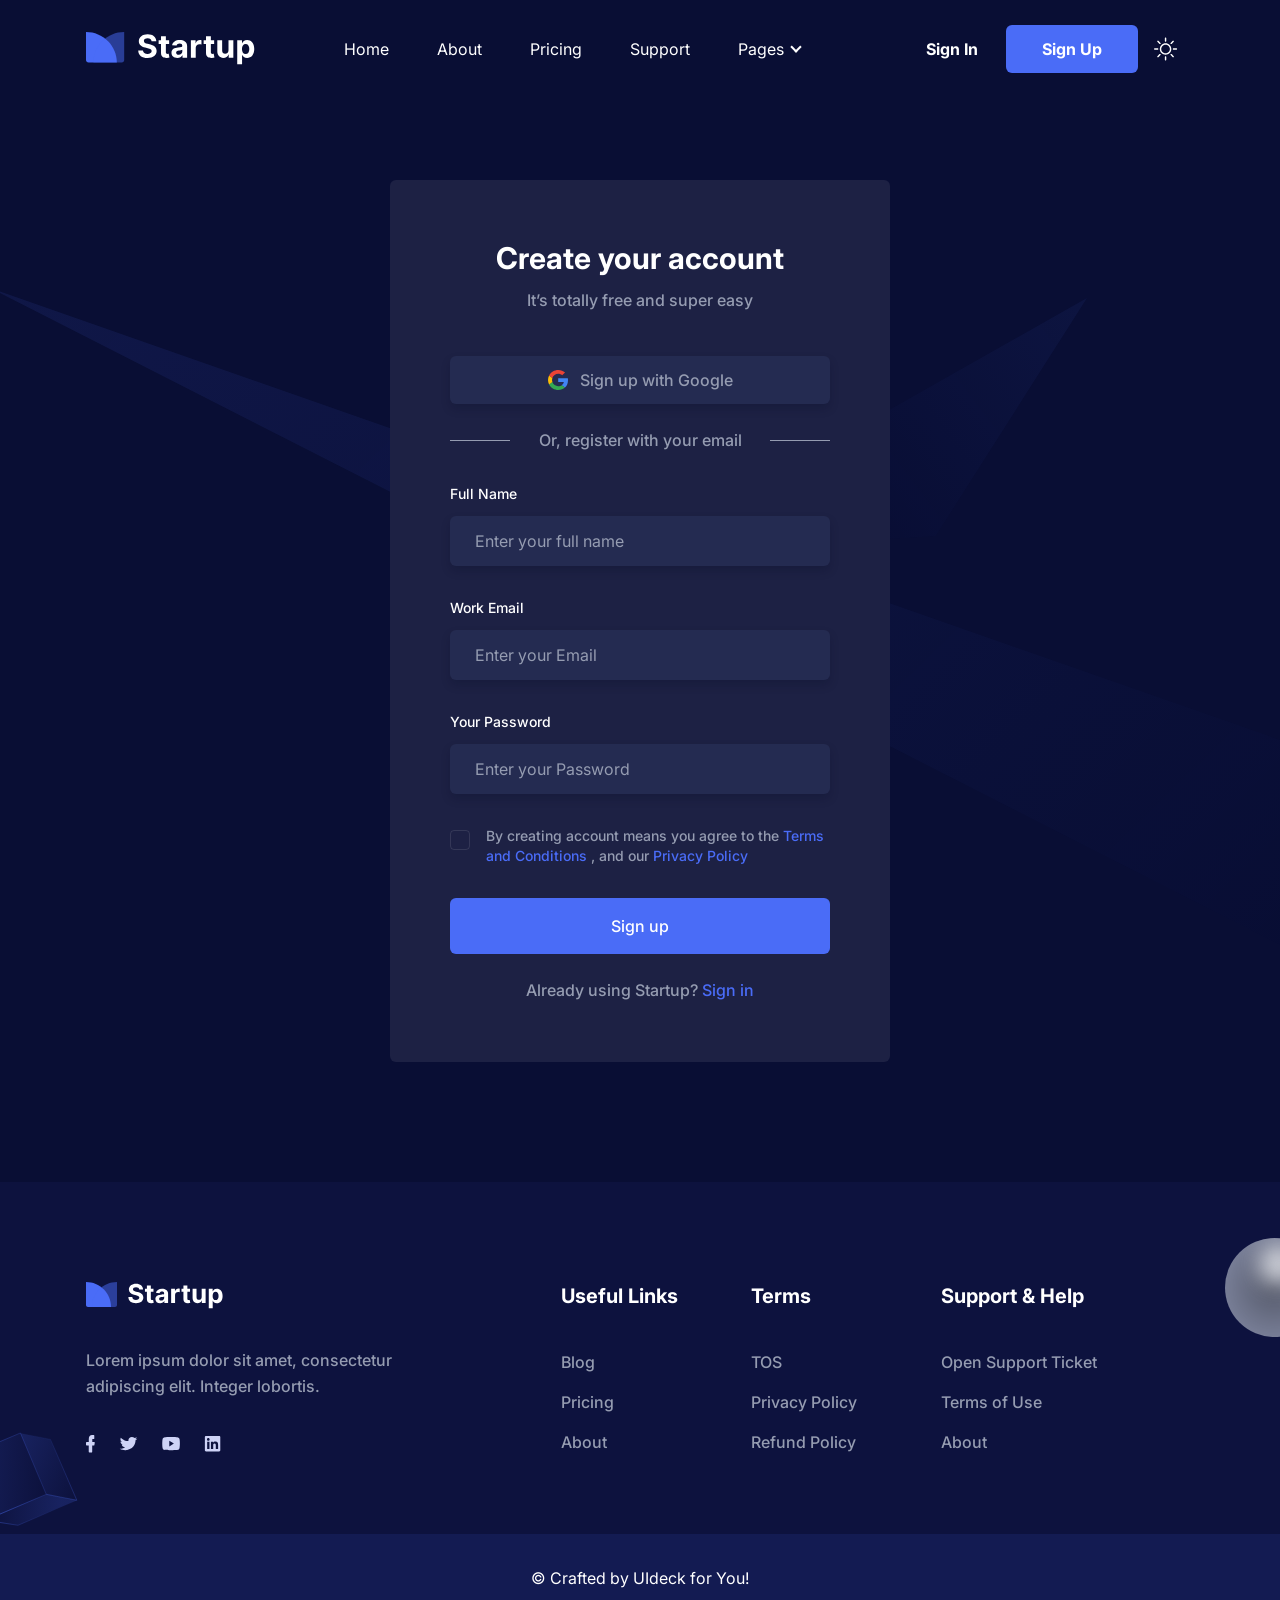
<file: startup-tailwind.preview.uideck.com/signup.html>
<!DOCTYPE html>
<html lang="en" class="dark">


<!-- Mirrored from startup-tailwind.preview.uideck.com/signup by HTTrack Website Copier/3.x [XR&CO'2014], Tue, 02 Jun 2026 09:11:28 GMT -->
<!-- Added by HTTrack --><meta http-equiv="content-type" content="text/html;charset=utf-8" /><!-- /Added by HTTrack -->
<head>
  <meta charset="UTF-8" />
  <meta http-equiv="X-UA-Compatible" content="IE=edge" />
  <meta name="viewport" content="width=device-width, initial-scale=1.0" />
  <title>Startup Tailwind CSS Template</title>
<link rel="icon" href="favicon.ico"><link href="style.css" rel="stylesheet"></head>

<body class="dark:bg-black">
  <!-- ====== Navbar Section Start -->
  <header class="header bg-transparent absolute top-0 left-0 z-40 w-full flex items-center">
    <div class="container">
      <div class="flex mx-[-16px] items-center justify-between relative">
        <div class="px-4 w-60 max-w-full">
          <a href="index.html" class="w-full block py-8 header-logo">
            <img src="images/logo-2.svg" alt="logo" class="w-full dark:hidden" />
            <img src="images/logo.svg" alt="logo" class="w-full hidden dark:block" />
          </a>
        </div>
        <div class="flex px-4 justify-between items-center w-full">
          <div>
            <button id="navbarToggler" aria-label="Mobile Menu"
              class="block absolute right-4 top-1/2 translate-y-[-50%] lg:hidden focus:ring-2 ring-primary px-3 py-[6px] rounded-lg">
              <span class="relative w-[30px] h-[2px] my-[6px] block bg-dark dark:bg-white"></span>
              <span class="relative w-[30px] h-[2px] my-[6px] block bg-dark dark:bg-white"></span>
              <span class="relative w-[30px] h-[2px] my-[6px] block bg-dark dark:bg-white"></span>
            </button>
            <nav id="navbarCollapse"
              class="absolute py-5 lg:py-0 lg:px-4 xl:px-6 bg-white dark:bg-dark lg:dark:bg-transparent lg:bg-transparent shadow-lg rounded-lg max-w-[250px] w-full lg:max-w-full lg:w-full right-4 top-full hidden lg:block lg:static lg:shadow-none">
              <ul class="block lg:flex">
                <li class="relative group">
                  <a href="index.html#home"
                    class="menu-scroll text-base text-dark dark:text-white group-hover:opacity-70 py-2 lg:py-6 lg:inline-flex lg:px-0 flex mx-8 lg:mr-0">
                    Home
                  </a>
                </li>
                <li class="relative group">
                  <a href="index.html#about"
                    class="menu-scroll text-base text-dark dark:text-white group-hover:opacity-70 py-2 lg:py-6 lg:inline-flex lg:px-0 flex mx-8 lg:mr-0 lg:ml-8 xl:ml-12">
                    About
                  </a>
                </li>
                <li class="relative group">
                  <a href="index.html#pricing"
                    class="menu-scroll text-base text-dark dark:text-white group-hover:opacity-70 py-2 lg:py-6 lg:inline-flex lg:px-0 flex mx-8 lg:mr-0 lg:ml-8 xl:ml-12">
                    Pricing
                  </a>
                </li>
                <li class="relative group">
                  <a href="index.html#contact"
                    class="menu-scroll text-base text-dark dark:text-white group-hover:opacity-70 py-2 lg:py-6 lg:inline-flex lg:px-0 flex mx-8 lg:mr-0 lg:ml-8 xl:ml-12">
                    Support
                  </a>
                </li>
                <li class="relative group submenu-item">
                  <a href="javascript:void(0)"
                    class="text-base text-dark dark:text-white group-hover:opacity-70 py-2 lg:py-6 lg:inline-flex lg:pl-0 lg:pr-4 flex mx-8 lg:mr-0 lg:ml-8 xl:ml-12 relative after:absolute after:w-2 after:h-2 after:border-b-2 after:border-r-2 after:border-current after:rotate-45 lg:after:right-0 after:right-1 after:top-1/2 after:translate-y-[-50%] after:mt-[-2px]">
                    Pages
                  </a>
                  <div
                    class="submenu hidden relative lg:absolute w-[250px] top-full lg:top-[110%] left-0 rounded-md lg:shadow-lg p-4 lg:block lg:opacity-0 lg:invisible group-hover:opacity-100 lg:group-hover:visible lg:group-hover:top-full bg-white dark:bg-dark transition-[top] duration-300">
                    <a href="about.html"
                      class="block text-sm rounded py-[10px] px-4 text-dark dark:text-white hover:opacity-70"> About
                      Page </a>

                    <a href="contact.html"
                      class="block text-sm rounded py-[10px] px-4 text-dark dark:text-white hover:opacity-70"> Contact
                      Page </a>
                    <a href="blog-grids.html"
                      class="block text-sm rounded py-[10px] px-4 text-dark dark:text-white hover:opacity-70"> Blog Grid
                      Page </a>
                    <a href="blog-sidebar.html"
                      class="block text-sm rounded py-[10px] px-4 text-dark dark:text-white hover:opacity-70"> Blog
                      Sidebar Page </a>
                    <a href="blog-details.html"
                      class="block text-sm rounded py-[10px] px-4 text-dark dark:text-white hover:opacity-70"> Blog
                      Details Page </a>
                    <a href="signin.html"
                      class="block text-sm rounded py-[10px] px-4 text-dark dark:text-white hover:opacity-70"> Sign In
                      Page </a>
                    <a href="signup.html"
                      class="block text-sm rounded py-[10px] px-4 text-dark dark:text-white hover:opacity-70"> Sign Up
                      Page </a>
                    <a href="404.html"
                      class="block text-sm rounded py-[10px] px-4 text-dark dark:text-white hover:opacity-70"> 404 Page
                    </a>
                  </div>
                </li>
              </ul>
            </nav>
          </div>
          <div class="flex justify-end items-center pr-16 lg:pr-0">
            <a href="signin.html"
              class="hidden md:block text-base font-bold text-dark dark:text-white hover:opacity-70 py-3 px-7"> Sign In
            </a>
            <a href="signup.html"
              class="hidden md:block text-base font-bold text-white bg-primary py-3 px-8 md:px-9 lg:px-6 xl:px-9 hover:shadow-signUp hover:bg-opacity-90 rounded-md transition ease-in-up duration-300">
              Sign Up
            </a>
            <div>
              <label for="darkToggler"
                class="cursor-pointer w-9 h-9 md:w-14 md:h-14 rounded-full flex items-center justify-center bg-gray-2 dark:bg-dark-bg text-black dark:text-white">
                <input type="checkbox" name="darkToggler" id="darkToggler" class="sr-only" aria-label="darkToggler" />
                <svg viewBox="0 0 23 23" class="stroke-current dark:hidden w-5 h-5 md:w-6 md:h-6" fill="none">
                  <path
                    d="M9.55078 1.5C5.80078 1.5 1.30078 5.25 1.30078 11.25C1.30078 17.25 5.80078 21.75 11.8008 21.75C17.8008 21.75 21.5508 17.25 21.5508 13.5C13.3008 18.75 4.30078 9.75 9.55078 1.5Z"
                    stroke-width="2" stroke-linecap="round" stroke-linejoin="round" />
                </svg>
                <svg viewBox="0 0 25 24" fill="none" xmlns="http://www.w3.org/2000/svg"
                  class="hidden dark:block w-5 h-5 md:w-6 md:h-6">
                  <mask id="path-1-inside-1_977:1934" fill="white">
                    <path
                      d="M12.0508 16.5C10.8573 16.5 9.71271 16.0259 8.8688 15.182C8.02489 14.3381 7.55078 13.1935 7.55078 12C7.55078 10.8065 8.02489 9.66193 8.8688 8.81802C9.71271 7.97411 10.8573 7.5 12.0508 7.5C13.2443 7.5 14.3888 7.97411 15.2328 8.81802C16.0767 9.66193 16.5508 10.8065 16.5508 12C16.5508 13.1935 16.0767 14.3381 15.2328 15.182C14.3888 16.0259 13.2443 16.5 12.0508 16.5ZM12.0508 18C13.6421 18 15.1682 17.3679 16.2934 16.2426C17.4186 15.1174 18.0508 13.5913 18.0508 12C18.0508 10.4087 17.4186 8.88258 16.2934 7.75736C15.1682 6.63214 13.6421 6 12.0508 6C10.4595 6 8.93336 6.63214 7.80814 7.75736C6.68292 8.88258 6.05078 10.4087 6.05078 12C6.05078 13.5913 6.68292 15.1174 7.80814 16.2426C8.93336 17.3679 10.4595 18 12.0508 18ZM12.0508 0C12.2497 0 12.4405 0.0790176 12.5811 0.21967C12.7218 0.360322 12.8008 0.551088 12.8008 0.75V3.75C12.8008 3.94891 12.7218 4.13968 12.5811 4.28033C12.4405 4.42098 12.2497 4.5 12.0508 4.5C11.8519 4.5 11.6611 4.42098 11.5205 4.28033C11.3798 4.13968 11.3008 3.94891 11.3008 3.75V0.75C11.3008 0.551088 11.3798 0.360322 11.5205 0.21967C11.6611 0.0790176 11.8519 0 12.0508 0V0ZM12.0508 19.5C12.2497 19.5 12.4405 19.579 12.5811 19.7197C12.7218 19.8603 12.8008 20.0511 12.8008 20.25V23.25C12.8008 23.4489 12.7218 23.6397 12.5811 23.7803C12.4405 23.921 12.2497 24 12.0508 24C11.8519 24 11.6611 23.921 11.5205 23.7803C11.3798 23.6397 11.3008 23.4489 11.3008 23.25V20.25C11.3008 20.0511 11.3798 19.8603 11.5205 19.7197C11.6611 19.579 11.8519 19.5 12.0508 19.5ZM24.0508 12C24.0508 12.1989 23.9718 12.3897 23.8311 12.5303C23.6905 12.671 23.4997 12.75 23.3008 12.75H20.3008C20.1019 12.75 19.9111 12.671 19.7705 12.5303C19.6298 12.3897 19.5508 12.1989 19.5508 12C19.5508 11.8011 19.6298 11.6103 19.7705 11.4697C19.9111 11.329 20.1019 11.25 20.3008 11.25H23.3008C23.4997 11.25 23.6905 11.329 23.8311 11.4697C23.9718 11.6103 24.0508 11.8011 24.0508 12ZM4.55078 12C4.55078 12.1989 4.47176 12.3897 4.33111 12.5303C4.19046 12.671 3.99969 12.75 3.80078 12.75H0.800781C0.601869 12.75 0.411103 12.671 0.270451 12.5303C0.129799 12.3897 0.0507813 12.1989 0.0507812 12C0.0507813 11.8011 0.129799 11.6103 0.270451 11.4697C0.411103 11.329 0.601869 11.25 0.800781 11.25H3.80078C3.99969 11.25 4.19046 11.329 4.33111 11.4697C4.47176 11.6103 4.55078 11.8011 4.55078 12ZM20.5363 3.5145C20.6769 3.65515 20.7559 3.84588 20.7559 4.04475C20.7559 4.24362 20.6769 4.43435 20.5363 4.575L18.4153 6.6975C18.3455 6.76713 18.2628 6.82235 18.1717 6.86C18.0806 6.89765 17.983 6.91699 17.8845 6.91692C17.6855 6.91678 17.4947 6.83758 17.354 6.69675C17.2844 6.62702 17.2292 6.54425 17.1915 6.45318C17.1539 6.36211 17.1345 6.26452 17.1346 6.16597C17.1348 5.96695 17.214 5.77613 17.3548 5.6355L19.4758 3.5145C19.6164 3.3739 19.8072 3.29491 20.006 3.29491C20.2049 3.29491 20.3956 3.3739 20.5363 3.5145ZM6.74678 17.304C6.88738 17.4446 6.96637 17.6354 6.96637 17.8342C6.96637 18.0331 6.88738 18.2239 6.74678 18.3645L4.62578 20.4855C4.48433 20.6221 4.29488 20.6977 4.09823 20.696C3.90158 20.6943 3.71347 20.6154 3.57442 20.4764C3.43536 20.3373 3.35648 20.1492 3.35478 19.9526C3.35307 19.7559 3.42866 19.5665 3.56528 19.425L5.68628 17.304C5.82693 17.1634 6.01766 17.0844 6.21653 17.0844C6.4154 17.0844 6.60614 17.1634 6.74678 17.304ZM20.5363 20.4855C20.3956 20.6261 20.2049 20.7051 20.006 20.7051C19.8072 20.7051 19.6164 20.6261 19.4758 20.4855L17.3548 18.3645C17.2182 18.223 17.1426 18.0336 17.1443 17.8369C17.146 17.6403 17.2249 17.4522 17.3639 17.3131C17.503 17.1741 17.6911 17.0952 17.8877 17.0935C18.0844 17.0918 18.2738 17.1674 18.4153 17.304L20.5363 19.425C20.6769 19.5656 20.7559 19.7564 20.7559 19.9552C20.7559 20.1541 20.6769 20.3449 20.5363 20.4855ZM6.74678 6.6975C6.60614 6.8381 6.4154 6.91709 6.21653 6.91709C6.01766 6.91709 5.82693 6.8381 5.68628 6.6975L3.56528 4.575C3.49365 4.50582 3.43651 4.42306 3.39721 4.33155C3.3579 4.24005 3.33721 4.14164 3.33634 4.04205C3.33548 3.94247 3.35445 3.84371 3.39216 3.75153C3.42988 3.65936 3.48557 3.57562 3.55598 3.5052C3.6264 3.43478 3.71014 3.37909 3.80232 3.34138C3.89449 3.30367 3.99325 3.2847 4.09283 3.28556C4.19242 3.28643 4.29083 3.30712 4.38233 3.34642C4.47384 3.38573 4.5566 3.44287 4.62578 3.5145L6.74678 5.6355C6.81663 5.70517 6.87204 5.78793 6.90985 5.87905C6.94766 5.97017 6.96712 6.06785 6.96712 6.1665C6.96712 6.26515 6.94766 6.36283 6.90985 6.45395C6.87204 6.54507 6.81663 6.62783 6.74678 6.6975Z" />
                  </mask>
                  <path
                    d="M12.0508 16.5C10.8573 16.5 9.71271 16.0259 8.8688 15.182C8.02489 14.3381 7.55078 13.1935 7.55078 12C7.55078 10.8065 8.02489 9.66193 8.8688 8.81802C9.71271 7.97411 10.8573 7.5 12.0508 7.5C13.2443 7.5 14.3888 7.97411 15.2328 8.81802C16.0767 9.66193 16.5508 10.8065 16.5508 12C16.5508 13.1935 16.0767 14.3381 15.2328 15.182C14.3888 16.0259 13.2443 16.5 12.0508 16.5ZM12.0508 18C13.6421 18 15.1682 17.3679 16.2934 16.2426C17.4186 15.1174 18.0508 13.5913 18.0508 12C18.0508 10.4087 17.4186 8.88258 16.2934 7.75736C15.1682 6.63214 13.6421 6 12.0508 6C10.4595 6 8.93336 6.63214 7.80814 7.75736C6.68292 8.88258 6.05078 10.4087 6.05078 12C6.05078 13.5913 6.68292 15.1174 7.80814 16.2426C8.93336 17.3679 10.4595 18 12.0508 18ZM12.0508 0C12.2497 0 12.4405 0.0790176 12.5811 0.21967C12.7218 0.360322 12.8008 0.551088 12.8008 0.75V3.75C12.8008 3.94891 12.7218 4.13968 12.5811 4.28033C12.4405 4.42098 12.2497 4.5 12.0508 4.5C11.8519 4.5 11.6611 4.42098 11.5205 4.28033C11.3798 4.13968 11.3008 3.94891 11.3008 3.75V0.75C11.3008 0.551088 11.3798 0.360322 11.5205 0.21967C11.6611 0.0790176 11.8519 0 12.0508 0V0ZM12.0508 19.5C12.2497 19.5 12.4405 19.579 12.5811 19.7197C12.7218 19.8603 12.8008 20.0511 12.8008 20.25V23.25C12.8008 23.4489 12.7218 23.6397 12.5811 23.7803C12.4405 23.921 12.2497 24 12.0508 24C11.8519 24 11.6611 23.921 11.5205 23.7803C11.3798 23.6397 11.3008 23.4489 11.3008 23.25V20.25C11.3008 20.0511 11.3798 19.8603 11.5205 19.7197C11.6611 19.579 11.8519 19.5 12.0508 19.5ZM24.0508 12C24.0508 12.1989 23.9718 12.3897 23.8311 12.5303C23.6905 12.671 23.4997 12.75 23.3008 12.75H20.3008C20.1019 12.75 19.9111 12.671 19.7705 12.5303C19.6298 12.3897 19.5508 12.1989 19.5508 12C19.5508 11.8011 19.6298 11.6103 19.7705 11.4697C19.9111 11.329 20.1019 11.25 20.3008 11.25H23.3008C23.4997 11.25 23.6905 11.329 23.8311 11.4697C23.9718 11.6103 24.0508 11.8011 24.0508 12ZM4.55078 12C4.55078 12.1989 4.47176 12.3897 4.33111 12.5303C4.19046 12.671 3.99969 12.75 3.80078 12.75H0.800781C0.601869 12.75 0.411103 12.671 0.270451 12.5303C0.129799 12.3897 0.0507813 12.1989 0.0507812 12C0.0507813 11.8011 0.129799 11.6103 0.270451 11.4697C0.411103 11.329 0.601869 11.25 0.800781 11.25H3.80078C3.99969 11.25 4.19046 11.329 4.33111 11.4697C4.47176 11.6103 4.55078 11.8011 4.55078 12ZM20.5363 3.5145C20.6769 3.65515 20.7559 3.84588 20.7559 4.04475C20.7559 4.24362 20.6769 4.43435 20.5363 4.575L18.4153 6.6975C18.3455 6.76713 18.2628 6.82235 18.1717 6.86C18.0806 6.89765 17.983 6.91699 17.8845 6.91692C17.6855 6.91678 17.4947 6.83758 17.354 6.69675C17.2844 6.62702 17.2292 6.54425 17.1915 6.45318C17.1539 6.36211 17.1345 6.26452 17.1346 6.16597C17.1348 5.96695 17.214 5.77613 17.3548 5.6355L19.4758 3.5145C19.6164 3.3739 19.8072 3.29491 20.006 3.29491C20.2049 3.29491 20.3956 3.3739 20.5363 3.5145ZM6.74678 17.304C6.88738 17.4446 6.96637 17.6354 6.96637 17.8342C6.96637 18.0331 6.88738 18.2239 6.74678 18.3645L4.62578 20.4855C4.48433 20.6221 4.29488 20.6977 4.09823 20.696C3.90158 20.6943 3.71347 20.6154 3.57442 20.4764C3.43536 20.3373 3.35648 20.1492 3.35478 19.9526C3.35307 19.7559 3.42866 19.5665 3.56528 19.425L5.68628 17.304C5.82693 17.1634 6.01766 17.0844 6.21653 17.0844C6.4154 17.0844 6.60614 17.1634 6.74678 17.304ZM20.5363 20.4855C20.3956 20.6261 20.2049 20.7051 20.006 20.7051C19.8072 20.7051 19.6164 20.6261 19.4758 20.4855L17.3548 18.3645C17.2182 18.223 17.1426 18.0336 17.1443 17.8369C17.146 17.6403 17.2249 17.4522 17.3639 17.3131C17.503 17.1741 17.6911 17.0952 17.8877 17.0935C18.0844 17.0918 18.2738 17.1674 18.4153 17.304L20.5363 19.425C20.6769 19.5656 20.7559 19.7564 20.7559 19.9552C20.7559 20.1541 20.6769 20.3449 20.5363 20.4855ZM6.74678 6.6975C6.60614 6.8381 6.4154 6.91709 6.21653 6.91709C6.01766 6.91709 5.82693 6.8381 5.68628 6.6975L3.56528 4.575C3.49365 4.50582 3.43651 4.42306 3.39721 4.33155C3.3579 4.24005 3.33721 4.14164 3.33634 4.04205C3.33548 3.94247 3.35445 3.84371 3.39216 3.75153C3.42988 3.65936 3.48557 3.57562 3.55598 3.5052C3.6264 3.43478 3.71014 3.37909 3.80232 3.34138C3.89449 3.30367 3.99325 3.2847 4.09283 3.28556C4.19242 3.28643 4.29083 3.30712 4.38233 3.34642C4.47384 3.38573 4.5566 3.44287 4.62578 3.5145L6.74678 5.6355C6.81663 5.70517 6.87204 5.78793 6.90985 5.87905C6.94766 5.97017 6.96712 6.06785 6.96712 6.1665C6.96712 6.26515 6.94766 6.36283 6.90985 6.45395C6.87204 6.54507 6.81663 6.62783 6.74678 6.6975Z"
                    fill="black" stroke="white" stroke-width="2" mask="url(#path-1-inside-1_977:1934)" />
                </svg>
              </label>
            </div>
          </div>
        </div>
      </div>
    </div>
  </header>
  <!-- ====== Navbar Section End -->

  <!-- ====== Sign in Section Start -->
  <section class="relative overflow-hidden z-10 pt-[180px] pb-[120px]">
    <div class="container">
      <div class="flex flex-wrap mx-[-16px]">
        <div class="w-full px-4">
          <div class="max-w-[500px] mx-auto bg-primary bg-opacity-5 dark:bg-dark rounded-md p-12 sm:p-[60px]">
            <h3 class="font-bold text-black dark:text-white text-2xl sm:text-3xl mb-3 text-center">Create your account
            </h3>
            <p class="font-medium text-base text-body-color mb-11 text-center">It’s totally free and super easy</p>
            <button
              class="w-full flex items-center justify-center p-3 bg-white dark:bg-[#242B51] text-body-color hover:text-primary dark:text-body-color text-base font-medium dark:hover:text-white rounded-md shadow-one dark:shadow-signUp mb-6">
              <span class="mr-3">
                <svg width="20" height="20" viewBox="0 0 20 20" fill="none" xmlns="http://www.w3.org/2000/svg">
                  <g clip-path="url(#clip0_95:967)">
                    <path
                      d="M20.0001 10.2216C20.0122 9.53416 19.9397 8.84776 19.7844 8.17725H10.2042V11.8883H15.8277C15.7211 12.539 15.4814 13.1618 15.1229 13.7194C14.7644 14.2769 14.2946 14.7577 13.7416 15.1327L13.722 15.257L16.7512 17.5567L16.961 17.5772C18.8883 15.8328 19.9997 13.266 19.9997 10.2216"
                      fill="#4285F4" />
                    <path
                      d="M10.2042 20.0001C12.9592 20.0001 15.2721 19.1111 16.9616 17.5778L13.7416 15.1332C12.88 15.7223 11.7235 16.1334 10.2042 16.1334C8.91385 16.126 7.65863 15.7206 6.61663 14.9747C5.57464 14.2287 4.79879 13.1802 4.39915 11.9778L4.27957 11.9878L1.12973 14.3766L1.08856 14.4888C1.93689 16.1457 3.23879 17.5387 4.84869 18.512C6.45859 19.4852 8.31301 20.0005 10.2046 20.0001"
                      fill="#34A853" />
                    <path
                      d="M4.39911 11.9777C4.17592 11.3411 4.06075 10.673 4.05819 9.99996C4.0623 9.32799 4.17322 8.66075 4.38696 8.02225L4.38127 7.88968L1.19282 5.4624L1.08852 5.51101C0.372885 6.90343 0.00012207 8.4408 0.00012207 9.99987C0.00012207 11.5589 0.372885 13.0963 1.08852 14.4887L4.39911 11.9777Z"
                      fill="#FBBC05" />
                    <path
                      d="M10.2042 3.86663C11.6663 3.84438 13.0804 4.37803 14.1498 5.35558L17.0296 2.59996C15.1826 0.901848 12.7366 -0.0298855 10.2042 -3.6784e-05C8.3126 -0.000477834 6.45819 0.514732 4.8483 1.48798C3.2384 2.46124 1.93649 3.85416 1.08813 5.51101L4.38775 8.02225C4.79132 6.82005 5.56974 5.77231 6.61327 5.02675C7.6568 4.28118 8.91279 3.87541 10.2042 3.86663Z"
                      fill="#EB4335" />
                  </g>
                  <defs>
                    <clipPath id="clip0_95:967">
                      <rect width="20" height="20" fill="white" />
                    </clipPath>
                  </defs>
                </svg>
              </span>
              Sign up with Google
            </button>
            <div class="flex items-center justify-center mb-8">
              <span class="hidden sm:block max-w-[60px] w-full h-[1px] bg-body-color"></span>
              <p class="w-full px-5 text-body-color text-center text-base font-medium">Or, register with your email</p>
              <span class="hidden sm:block max-w-[60px] w-full h-[1px] bg-body-color"></span>
            </div>
            <form>
              <div class="mb-8">
                <label for="name" class="block text-sm font-medium text-dark dark:text-white mb-3"> Full Name </label>
                <input type="text" name="name" placeholder="Enter your full name"
                  class="w-full border border-transparent dark:bg-[#242B51] rounded-md shadow-one dark:shadow-signUp py-3 px-6 text-body-color text-base placeholder-body-color outline-none focus-visible:shadow-none focus:border-primary" />
              </div>
              <div class="mb-8">
                <label for="email" class="block text-sm font-medium text-dark dark:text-white mb-3"> Work Email </label>
                <input type="email" name="email" placeholder="Enter your Email"
                  class="w-full border border-transparent dark:bg-[#242B51] rounded-md shadow-one dark:shadow-signUp py-3 px-6 text-body-color text-base placeholder-body-color outline-none focus-visible:shadow-none focus:border-primary" />
              </div>
              <div class="mb-8">
                <label for="password" class="block text-sm font-medium text-dark dark:text-white mb-3"> Your Password
                </label>
                <input type="password" name="password" placeholder="Enter your Password"
                  class="w-full border border-transparent dark:bg-[#242B51] rounded-md shadow-one dark:shadow-signUp py-3 px-6 text-body-color text-base placeholder-body-color outline-none focus-visible:shadow-none focus:border-primary" />
              </div>
              <div class="flex mb-8">
                <label for="checkboxLabel" class="flex cursor-pointer text-body-color text-sm font-medium select-none">
                  <div class="relative">
                    <input type="checkbox" id="checkboxLabel" class="sr-only" />
                    <div
                      class="box flex items-center justify-center w-5 h-5 rounded border border-body-color border-opacity-20 dark:border-white dark:border-opacity-10 mr-4 mt-1">
                      <span class="opacity-0">
                        <svg width="11" height="8" viewBox="0 0 11 8" fill="none" xmlns="http://www.w3.org/2000/svg">
                          <path
                            d="M10.0915 0.951972L10.0867 0.946075L10.0813 0.940568C9.90076 0.753564 9.61034 0.753146 9.42927 0.939309L4.16201 6.22962L1.58507 3.63469C1.40401 3.44841 1.11351 3.44879 0.932892 3.63584C0.755703 3.81933 0.755703 4.10875 0.932892 4.29224L0.932878 4.29225L0.934851 4.29424L3.58046 6.95832C3.73676 7.11955 3.94983 7.2 4.1473 7.2C4.36196 7.2 4.55963 7.11773 4.71406 6.9584L10.0468 1.60234C10.2436 1.4199 10.2421 1.1339 10.0915 0.951972ZM4.2327 6.30081L4.2317 6.2998C4.23206 6.30015 4.23237 6.30049 4.23269 6.30082L4.2327 6.30081Z"
                            fill="#3056D3" stroke="#3056D3" stroke-width="0.4" />
                        </svg>
                      </span>
                    </div>
                  </div>
                  <span>
                    By creating account means you agree to the
                    <a href="javascript:void(0)" class="text-primary hover:underline"> Terms and Conditions </a>
                    , and our
                    <a href="javascript:void(0)" class="text-primary hover:underline"> Privacy Policy </a>
                  </span>
                </label>
              </div>
              <div class="mb-6">
                <button
                  class="w-full flex items-center justify-center text-base font-medium text-white bg-primary py-4 px-9 hover:shadow-signUp hover:bg-opacity-80 transition duration-300 ease-in-out rounded-md">
                  Sign up
                </button>
              </div>
            </form>
            <p class="font-medium text-base text-body-color text-center">
              Already using Startup?
              <a href="signin.html" class="text-primary hover:underline"> Sign in </a>
            </p>
          </div>
        </div>
      </div>
    </div>
    <div class="absolute left-0 top-0 z-[-1]">
      <svg width="1440" height="969" viewBox="0 0 1440 969" fill="none" xmlns="http://www.w3.org/2000/svg">
        <mask id="mask0_95:1005" style="mask-type: alpha" maskUnits="userSpaceOnUse" x="0" y="0" width="1440"
          height="969">
          <rect width="1440" height="969" fill="#090E34" />
        </mask>
        <g mask="url(#mask0_95:1005)">
          <path opacity="0.1" d="M1086.96 297.978L632.959 554.978L935.625 535.926L1086.96 297.978Z"
            fill="url(#paint0_linear_95:1005)" />
          <path opacity="0.1" d="M1324.5 755.5L1450 687V886.5L1324.5 967.5L-10 288L1324.5 755.5Z"
            fill="url(#paint1_linear_95:1005)" />
        </g>
        <defs>
          <linearGradient id="paint0_linear_95:1005" x1="1178.4" y1="151.853" x2="780.959" y2="453.581"
            gradientUnits="userSpaceOnUse">
            <stop stop-color="#4A6CF7" />
            <stop offset="1" stop-color="#4A6CF7" stop-opacity="0" />
          </linearGradient>
          <linearGradient id="paint1_linear_95:1005" x1="160.5" y1="220" x2="1099.45" y2="1192.04"
            gradientUnits="userSpaceOnUse">
            <stop stop-color="#4A6CF7" />
            <stop offset="1" stop-color="#4A6CF7" stop-opacity="0" />
          </linearGradient>
        </defs>
      </svg>
    </div>
  </section>
  <!-- ====== Sign in Section End -->

  <!-- ====== Footer Section Start -->
  <footer class="relative z-10 bg-primary bg-opacity-5 pt-[100px] wow fadeInUp" data-wow-delay=".1s">
    <div class="container">
      <div class="flex flex-wrap mx-[-16px]">
        <div class="w-full md:w-1/2 lg:w-4/12 xl:w-5/12 px-4">
          <div class="mb-16 max-w-[360px]">
            <a href="index.html" class="inline-block mb-8">
              <img src="images/logo-2.svg" alt="logo" class="w-full dark:hidden" />
              <img src="images/logo.svg" alt="logo" class="w-full hidden dark:block" />
            </a>
            <p class="text-body-color text-base font-medium leading-relaxed mb-9">Lorem ipsum dolor sit amet,
              consectetur adipiscing elit. Integer lobortis.</p>
            <div class="flex items-center">
              <a href="javascript:void(0)" aria-label="social-link" class="text-[#CED3F6] hover:text-primary mr-6">
                <svg width="9" height="18" viewBox="0 0 9 18" class="fill-current">
                  <path
                    d="M8.13643 7H6.78036H6.29605V6.43548V4.68548V4.12097H6.78036H7.79741C8.06378 4.12097 8.28172 3.89516 8.28172 3.55645V0.564516C8.28172 0.254032 8.088 0 7.79741 0H6.02968C4.11665 0 2.78479 1.58064 2.78479 3.92339V6.37903V6.94355H2.30048H0.65382C0.314802 6.94355 0 7.25403 0 7.70564V9.7379C0 10.1331 0.266371 10.5 0.65382 10.5H2.25205H2.73636V11.0645V16.7379C2.73636 17.1331 3.00273 17.5 3.39018 17.5H5.66644C5.81174 17.5 5.93281 17.4153 6.02968 17.3024C6.12654 17.1895 6.19919 16.9919 6.19919 16.8226V11.0927V10.5282H6.70771H7.79741C8.11222 10.5282 8.35437 10.3024 8.4028 9.96371V9.93548V9.90726L8.74182 7.95968C8.76604 7.7621 8.74182 7.53629 8.59653 7.31048C8.54809 7.16935 8.33016 7.02823 8.13643 7Z" />
                </svg>
              </a>
              <a href="javascript:void(0)" aria-label="social-link" class="text-[#CED3F6] hover:text-primary mr-6">
                <svg width="19" height="14" viewBox="0 0 19 14" class="fill-current">
                  <path
                    d="M16.3024 2.26027L17.375 1.0274C17.6855 0.693493 17.7702 0.436644 17.7984 0.308219C16.9516 0.770548 16.1613 0.924658 15.6532 0.924658H15.4556L15.3427 0.821918C14.6653 0.282534 13.8185 0 12.9153 0C10.9395 0 9.3871 1.48973 9.3871 3.21062C9.3871 3.31336 9.3871 3.46747 9.41532 3.57021L9.5 4.0839L8.90726 4.05822C5.29435 3.95548 2.33065 1.13014 1.85081 0.642123C1.06048 1.92637 1.5121 3.15925 1.99194 3.92979L2.95161 5.36815L1.42742 4.5976C1.45565 5.67637 1.90726 6.52397 2.78226 7.14041L3.54435 7.65411L2.78226 7.93665C3.2621 9.24658 4.33468 9.78596 5.125 9.99144L6.16935 10.2483L5.18145 10.8647C3.60081 11.8921 1.625 11.8151 0.75 11.738C2.52823 12.8682 4.64516 13.125 6.1129 13.125C7.21371 13.125 8.03226 13.0223 8.22984 12.9452C16.1331 11.25 16.5 4.82877 16.5 3.54452V3.36473L16.6694 3.26199C17.629 2.44007 18.0242 2.00342 18.25 1.74658C18.1653 1.77226 18.0524 1.82363 17.9395 1.84932L16.3024 2.26027Z" />
                </svg>
              </a>
              <a href="javascript:void(0)" aria-label="social-link" class="text-[#CED3F6] hover:text-primary mr-6">
                <svg width="18" height="14" viewBox="0 0 18 14" class="fill-current">
                  <path
                    d="M17.5058 2.07119C17.3068 1.2488 16.7099 0.609173 15.9423 0.395963C14.5778 7.26191e-08 9.0627 0 9.0627 0C9.0627 0 3.54766 7.26191e-08 2.18311 0.395963C1.41555 0.609173 0.818561 1.2488 0.619565 2.07119C0.25 3.56366 0.25 6.60953 0.25 6.60953C0.25 6.60953 0.25 9.68585 0.619565 11.1479C0.818561 11.9703 1.41555 12.6099 2.18311 12.8231C3.54766 13.2191 9.0627 13.2191 9.0627 13.2191C9.0627 13.2191 14.5778 13.2191 15.9423 12.8231C16.7099 12.6099 17.3068 11.9703 17.5058 11.1479C17.8754 9.68585 17.8754 6.60953 17.8754 6.60953C17.8754 6.60953 17.8754 3.56366 17.5058 2.07119ZM7.30016 9.44218V3.77687L11.8771 6.60953L7.30016 9.44218Z" />
                </svg>
              </a>
              <a href="javascript:void(0)" aria-label="social-link" class="text-[#CED3F6] hover:text-primary mr-6">
                <svg width="17" height="16" viewBox="0 0 17 16" class="fill-current">
                  <path
                    d="M15.2196 0H1.99991C1.37516 0 0.875366 0.497491 0.875366 1.11936V14.3029C0.875366 14.8999 1.37516 15.4222 1.99991 15.4222H15.1696C15.7943 15.4222 16.2941 14.9247 16.2941 14.3029V1.09448C16.3441 0.497491 15.8443 0 15.2196 0ZM5.44852 13.1089H3.17444V5.7709H5.44852V13.1089ZM4.29899 4.75104C3.54929 4.75104 2.97452 4.15405 2.97452 3.43269C2.97452 2.71133 3.57428 2.11434 4.29899 2.11434C5.02369 2.11434 5.62345 2.71133 5.62345 3.43269C5.62345 4.15405 5.07367 4.75104 4.29899 4.75104ZM14.07 13.1089H11.796V9.55183C11.796 8.7061 11.771 7.58674 10.5964 7.58674C9.39693 7.58674 9.222 8.53198 9.222 9.47721V13.1089H6.94792V5.7709H9.17202V6.79076H9.19701C9.52188 6.19377 10.2466 5.59678 11.3711 5.59678C13.6952 5.59678 14.12 7.08925 14.12 9.12897V13.1089H14.07Z" />
                </svg>
              </a>
            </div>
          </div>
        </div>

        <div class="w-full sm:w-1/2 md:w-1/2 lg:w-2/12 xl:w-2/12 px-4">
          <div class="mb-16">
            <h2 class="font-bold text-black dark:text-white text-xl mb-10">Useful Links</h2>
            <ul>
              <li>
                <a href="javascript:void(0)"
                  class="text-base font-medium inline-block text-body-color mb-4 hover:text-primary"> Blog </a>
              </li>
              <li>
                <a href="javascript:void(0)"
                  class="text-base font-medium inline-block text-body-color mb-4 hover:text-primary"> Pricing </a>
              </li>
              <li>
                <a href="javascript:void(0)"
                  class="text-base font-medium inline-block text-body-color mb-4 hover:text-primary"> About </a>
              </li>
            </ul>
          </div>
        </div>

        <div class="w-full sm:w-1/2 md:w-1/2 lg:w-2/12 xl:w-2/12 px-4">
          <div class="mb-16">
            <h2 class="font-bold text-black dark:text-white text-xl mb-10">Terms</h2>
            <ul>
              <li>
                <a href="javascript:void(0)"
                  class="text-base font-medium inline-block text-body-color mb-4 hover:text-primary"> TOS </a>
              </li>
              <li>
                <a href="javascript:void(0)"
                  class="text-base font-medium inline-block text-body-color mb-4 hover:text-primary"> Privacy Policy
                </a>
              </li>
              <li>
                <a href="javascript:void(0)"
                  class="text-base font-medium inline-block text-body-color mb-4 hover:text-primary"> Refund Policy </a>
              </li>
            </ul>
          </div>
        </div>

        <div class="w-full md:w-1/2 lg:w-4/12 xl:w-3/12 px-4">
          <div class="mb-16">
            <h2 class="font-bold text-black dark:text-white text-xl mb-10">Support & Help</h2>
            <ul>
              <li>
                <a href="javascript:void(0)"
                  class="text-base font-medium inline-block text-body-color mb-4 hover:text-primary"> Open Support
                  Ticket </a>
              </li>
              <li>
                <a href="javascript:void(0)"
                  class="text-base font-medium inline-block text-body-color mb-4 hover:text-primary"> Terms of Use </a>
              </li>
              <li>
                <a href="javascript:void(0)"
                  class="text-base font-medium inline-block text-body-color mb-4 hover:text-primary"> About </a>
              </li>
            </ul>
          </div>
        </div>
      </div>
    </div>
    <div class="py-8 bg-primary bg-opacity-10">
      <div class="container">
        <p class="text-body-color dark:text-white text-base text-center">&copy; Crafted by UIdeck for You!</p>
      </div>
    </div>
    <div class="absolute right-0 top-14 z-[-1]">
      <svg width="55" height="99" viewBox="0 0 55 99" fill="none" xmlns="http://www.w3.org/2000/svg">
        <circle opacity="0.8" cx="49.5" cy="49.5" r="49.5" fill="#959CB1" />
        <mask id="mask0_94:899" style="mask-type: alpha" maskUnits="userSpaceOnUse" x="0" y="0" width="99" height="99">
          <circle opacity="0.8" cx="49.5" cy="49.5" r="49.5" fill="#4A6CF7" />
        </mask>
        <g mask="url(#mask0_94:899)">
          <circle opacity="0.8" cx="49.5" cy="49.5" r="49.5" fill="url(#paint0_radial_94:899)" />
          <g opacity="0.8" filter="url(#filter0_f_94:899)">
            <circle cx="53.8676" cy="26.2061" r="20.3824" fill="white" />
          </g>
        </g>
        <defs>
          <filter id="filter0_f_94:899" x="12.4852" y="-15.1763" width="82.7646" height="82.7646"
            filterUnits="userSpaceOnUse" color-interpolation-filters="sRGB">
            <feFlood flood-opacity="0" result="BackgroundImageFix" />
            <feBlend mode="normal" in="SourceGraphic" in2="BackgroundImageFix" result="shape" />
            <feGaussianBlur stdDeviation="10.5" result="effect1_foregroundBlur_94:899" />
          </filter>
          <radialGradient id="paint0_radial_94:899" cx="0" cy="0" r="1" gradientUnits="userSpaceOnUse"
            gradientTransform="translate(49.5 49.5) rotate(90) scale(53.1397)">
            <stop stop-opacity="0.47" />
            <stop offset="1" stop-opacity="0" />
          </radialGradient>
        </defs>
      </svg>
    </div>
    <div class="absolute left-0 bottom-24 z-[-1]">
      <svg width="79" height="94" viewBox="0 0 79 94" fill="none" xmlns="http://www.w3.org/2000/svg">
        <rect opacity="0.3" x="-41" y="26.9426" width="66.6675" height="66.6675"
          transform="rotate(-22.9007 -41 26.9426)" fill="url(#paint0_linear_94:889)" />
        <rect x="-41" y="26.9426" width="66.6675" height="66.6675" transform="rotate(-22.9007 -41 26.9426)"
          stroke="url(#paint1_linear_94:889)" stroke-width="0.7" />
        <path opacity="0.3" d="M50.5215 7.42229L20.325 1.14771L46.2077 62.3249L77.1885 68.2073L50.5215 7.42229Z"
          fill="url(#paint2_linear_94:889)" />
        <path d="M50.5215 7.42229L20.325 1.14771L46.2077 62.3249L76.7963 68.2073L50.5215 7.42229Z"
          stroke="url(#paint3_linear_94:889)" stroke-width="0.7" />
        <path opacity="0.3" d="M17.9721 93.3057L-14.9695 88.2076L46.2077 62.325L77.1885 68.2074L17.9721 93.3057Z"
          fill="url(#paint4_linear_94:889)" />
        <path d="M17.972 93.3057L-14.1852 88.2076L46.2077 62.325L77.1884 68.2074L17.972 93.3057Z"
          stroke="url(#paint5_linear_94:889)" stroke-width="0.7" />
        <defs>
          <linearGradient id="paint0_linear_94:889" x1="-41" y1="21.8445" x2="36.9671" y2="59.8878"
            gradientUnits="userSpaceOnUse">
            <stop stop-color="#4A6CF7" stop-opacity="0.62" />
            <stop offset="1" stop-color="#4A6CF7" stop-opacity="0" />
          </linearGradient>
          <linearGradient id="paint1_linear_94:889" x1="25.6675" y1="95.9631" x2="-42.9608" y2="20.668"
            gradientUnits="userSpaceOnUse">
            <stop stop-color="#4A6CF7" stop-opacity="0" />
            <stop offset="1" stop-color="#4A6CF7" stop-opacity="0.51" />
          </linearGradient>
          <linearGradient id="paint2_linear_94:889" x1="20.325" y1="-3.98039" x2="90.6248" y2="25.1062"
            gradientUnits="userSpaceOnUse">
            <stop stop-color="#4A6CF7" stop-opacity="0.62" />
            <stop offset="1" stop-color="#4A6CF7" stop-opacity="0" />
          </linearGradient>
          <linearGradient id="paint3_linear_94:889" x1="18.3642" y1="-1.59742" x2="113.9" y2="80.6826"
            gradientUnits="userSpaceOnUse">
            <stop stop-color="#4A6CF7" stop-opacity="0" />
            <stop offset="1" stop-color="#4A6CF7" stop-opacity="0.51" />
          </linearGradient>
          <linearGradient id="paint4_linear_94:889" x1="61.1098" y1="62.3249" x2="-8.82468" y2="58.2156"
            gradientUnits="userSpaceOnUse">
            <stop stop-color="#4A6CF7" stop-opacity="0.62" />
            <stop offset="1" stop-color="#4A6CF7" stop-opacity="0" />
          </linearGradient>
          <linearGradient id="paint5_linear_94:889" x1="65.4236" y1="65.0701" x2="24.0178" y2="41.6598"
            gradientUnits="userSpaceOnUse">
            <stop stop-color="#4A6CF7" stop-opacity="0" />
            <stop offset="1" stop-color="#4A6CF7" stop-opacity="0.51" />
          </linearGradient>
        </defs>
      </svg>
    </div>
  </footer>
  <!-- ====== Footer Section End -->

  <!-- ====== Back To Top Start -->
  <a href="javascript:void(0)"
    class="hidden items-center justify-center bg-primary text-white w-10 h-10 rounded-md fixed bottom-8 right-8 left-auto z-[999] hover:shadow-signUp hover:bg-opacity-80 transition duration-300 ease-in-out back-to-top shadow-md">
    <span class="w-3 h-3 border-t border-l border-white rotate-45 mt-[6px]"></span>
  </a>
  <!-- ====== Back To Top End -->

  <!-- ====== All Scripts -->

  <!-- <script src="js/main.js"></script> -->
<script defer src="bundle.js"></script><script>(function(){function c(){var b=a.contentDocument||a.contentWindow.document;if(b){var d=b.createElement('script');d.innerHTML="window.__CF$cv$params={r:'a0555469af33c832',t:'MTc4MDM5MTQ3Ng=='};var a=document.createElement('script');a.src='cdn-cgi/challenge-platform/h/g/scripts/jsd/8fc8ed1d8752/maind41d.js';document.getElementsByTagName('head')[0].appendChild(a);";b.getElementsByTagName('head')[0].appendChild(d)}}if(document.body){var a=document.createElement('iframe');a.height=1;a.width=1;a.style.position='absolute';a.style.top=0;a.style.left=0;a.style.border='none';a.style.visibility='hidden';document.body.appendChild(a);if('loading'!==document.readyState)c();else if(window.addEventListener)document.addEventListener('DOMContentLoaded',c);else{var e=document.onreadystatechange||function(){};document.onreadystatechange=function(b){e(b);'loading'!==document.readyState&&(document.onreadystatechange=e,c())}}}})();</script><script defer src="https://static.cloudflareinsights.com/beacon.min.js/v833ccba57c9e4d2798f2e76cebdd09a11778172276447" integrity="sha512-57MDmcccJXYtNnH+ZiBwzC4jb2rvgVCEokYN+L/nLlmO8rfYT/gIpW2A569iJ/3b+0UEasghjuZH/ma3wIs/EQ==" data-cf-beacon='{"version":"2024.11.0","token":"9a6015d415bb4773a0bff22543062d3b","r":1,"server_timing":{"name":{"cfCacheStatus":true,"cfEdge":true,"cfExtPri":true,"cfL4":true,"cfOrigin":true,"cfSpeedBrain":true},"location_startswith":null}}' crossorigin="anonymous"></script>
</body>


<!-- Mirrored from startup-tailwind.preview.uideck.com/signup by HTTrack Website Copier/3.x [XR&CO'2014], Tue, 02 Jun 2026 09:11:28 GMT -->
</html>
</file>
